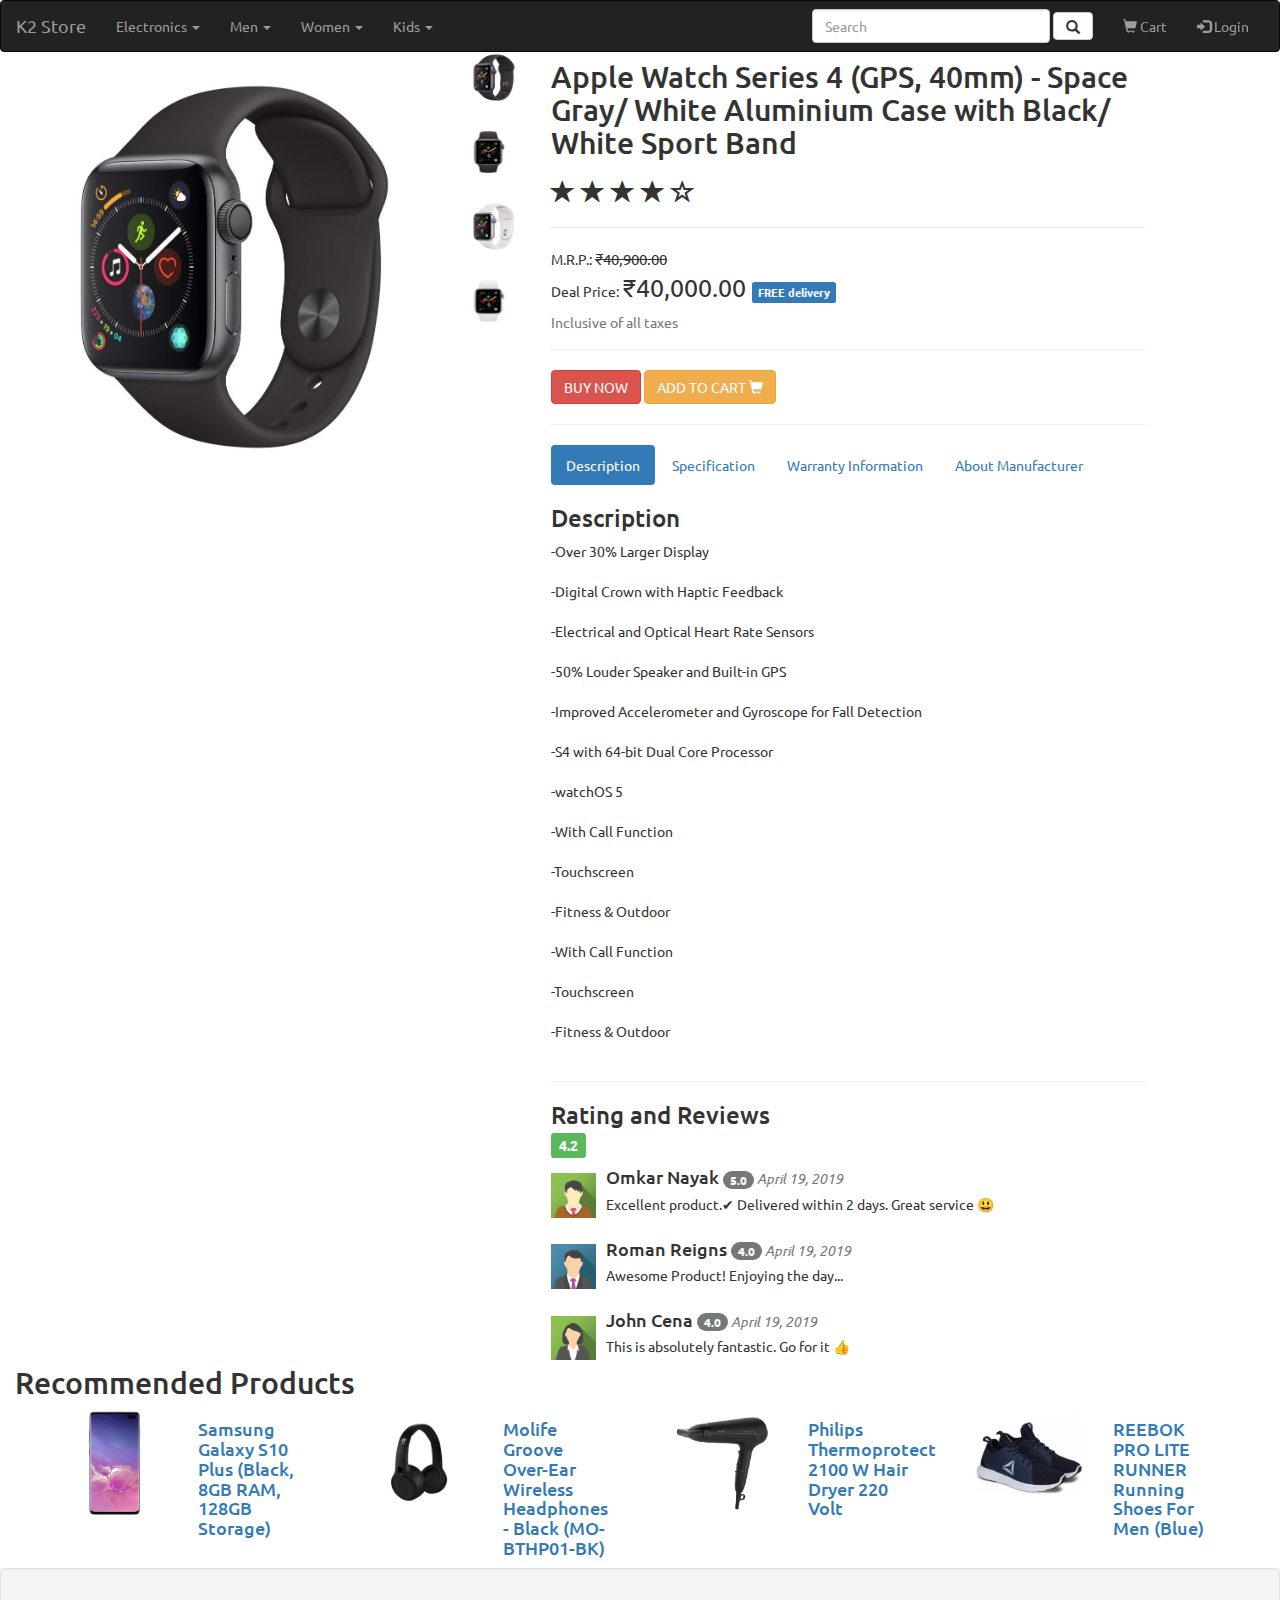
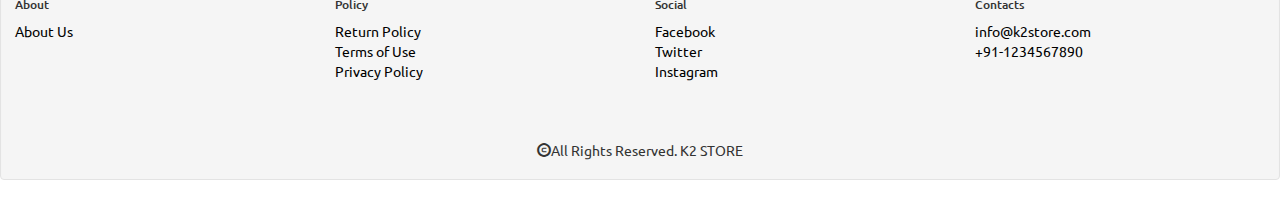
<file: K2-Store/apple_watch.html>
<html>

	<head>
	
		<title>Apple Watch Series 4 (GPS, 40mm)</title>
		
		<link rel="stylesheet" type="text/css" href="product.css">
		
		<link rel="shortcut icon" type="image/x-icon" href="images/title_icon.png" >
		
		<meta charset="utf-8">
		<meta name="viewport" content="widtd=device-widtd, initial-scale=1">
		
		<!-- Latest compiled and minified CSS -->
		<link rel="stylesheet" href="https://maxcdn.bootstrapcdn.com/bootstrap/3.4.0/css/bootstrap.min.css">

		<!-- jQuery library -->
		<script src="https://ajax.googleapis.com/ajax/libs/jquery/3.3.1/jquery.min.js"></script>

		<!-- Latest compiled JavaScript -->
		<script src="https://maxcdn.bootstrapcdn.com/bootstrap/3.4.0/js/bootstrap.min.js"></script>
		
		<!--Search filter-->
		<script src="search.js"></script>
	
	</head>
	
	<body style="margin:0;padding:0;padding-top:40px;">
	
		<!-- Navigation Bar -->
		<nav class="navbar navbar-inverse" data-spy="affix" style="margin:0px;">
		
			<div class="container-fluid">
			
				<div class="navbar-header">
					<button type="button" class="navbar-toggle" data-toggle="collapse" data-target="#mynavbar">
						<span class="icon-bar"></span>
						<span class="icon-bar"></span>
						<span class="icon-bar"></span>
					</button>
					<a href="Project.html" class="navbar-brand">K2 Store</a>
				</div>
				
				<div class="collapse navbar-collapse" id="mynavbar">
				
				<ul class="nav navbar-nav">
				
					<li class="dropdown">
						<a href="#" class="dropdown-toggle" data-toggle="dropdown">Electronics <span class="caret"></span></a>
						<ul class="dropdown-menu">
							<li><a href="#">Mobiles</a></li>
							<li><a href="#">Laptops & PCs</a></li>
							<li><a href="#">Cameras</a></li>
							<li class="divider"></li>
							<li><a href="#">TV</a></li>
							<li><a href="#">Washing Machine</a></li>
							<li><a href="#">Air Conditioners</a></li>
							<li><a href="#">Kitchen Appliances</a></li>
							<li class="divider"></li>
							<li><a href="#">Accessories</a></li>
						</ul>
					</li>
					<li class="dropdown">
						<a href="#" class="dropdown-toggle" data-toggle="dropdown">Men <span class="caret"></span></a>
						<ul class="dropdown-menu">
							<li><a href="#">Top Wear</a></li>
							<li><a href="#">Bottom Wear</a></li>
							<li><a href="#">Footwear</a></li>
							<li class="divider"></li>
							<li><a href="#">Men's Grooming</a></li>
							<li><a href="#">Sports & Fitness</a></li>
							<li class="divider"></li>
							<li><a href="#">Watches & Accessories</a></li>
						</ul>
					</li>
					<li class="dropdown">
						<a href="#" class="dropdown-toggle" data-toggle="dropdown">Women <span class="caret"></span></a>
						<ul class="dropdown-menu">
							<li><a href="#">Western Wear</a></li>
							<li><a href="#">Seasonal Wear</a></li>
							<li><a href="#">Etdnic Wear</a></li>
							<li class="divider"></li>
							<li><a href="#">Sandals</a></li>
							<li><a href="#">Shoes</a></li>
							<li class="divider"></li>
							<li><a href="#">Beauty & Grooming</a></li>
							<li><a href="#">Jewellery & Accessories</a></li>
						</ul>
					</li>
					<li class="dropdown">
						<a href="#" class="dropdown-toggle" data-toggle="dropdown">Kids <span class="caret"></span></a>
						<ul class="dropdown-menu">
							<li><a href="#">Boy's Clotding</a></li>
							<li><a href="#">Girl's Clotding</a></li>
							<li><a href="#">Kid's Clotding</a></li>
							<li class="divider"></li>
							<li><a href="#">Boy's Footwear</a></li>
							<li><a href="#">Girl's Footwear</a></li>
							<li  class="divider"></li>
							<li><a href="#">Toys</a></li>
							<li><a href="#">Baby Care</a></li>
						</ul>
					</li>
				
				</ul>
				
				<ul class="nav navbar-nav navbar-right">
				
					<li>
					
						<form class="navbar-form">
				
							<div class="form-group dropdown">
								<input type="search" placeholder="Search" class="form-control dropdown-toggle" data-toggle="dropdown" id="search">
								<ul class="dropdown-menu" style="display:none" id="search_list">
							<li><a href="#">Books</a></li>
							<li><a href="#">Stationary</a></li>
							<li><a href="#">Games</a></li>
							<li><a href="#">Music</a></li>
							<li><a href="#">Movies & TV Shows</a></li>
							<li><a href="#">Sports</a></li>
							<li><a href="#">Exercise & Fitness</a></li>
							<li><a href="#">Furniture</a></li>
							<li><a href="#">Furnishing</a></li>
							<li><a href="#">Kitchen & Dining</a></li>
							<li><a href="#">Home Decor</a></li>
							<li><a href="#">Lightning</a></li>
							<li><a href="#">Tools & Hardware</a></li>
							<li><a href="#">Pet Supplies</a></li>
							<li><a href="#">Boy's Clothing</a></li>
							<li><a href="#">Girl's Clothing</a></li>
							<li><a href="#">Kid's Clothing</a></li>
							<li><a href="#">Boy's Footwear</a></li>
							<li><a href="#">Girl's Footwear</a></li>
							<li><a href="#">Toys</a></li>
							<li><a href="#">Baby Care</a></li>
							<li><a href="#">Western Wear</a></li>
							<li><a href="#">Seasonal Wear</a></li>
							<li><a href="#">Ethnic Wear</a></li>
							<li><a href="#">Sandals</a></li>
							<li><a href="#">Shoes</a></li>
							<li><a href="#">Beauty & Grooming</a></li>
							<li><a href="#">Jewellery & Accessories</a></li>
							<li><a href="#">Top Wear</a></li>
							<li><a href="#">Bottom Wear</a></li>
							<li><a href="#">Footwear</a></li>
							<li><a href="#">Men's Grooming</a></li>
							<li><a href="#">Sports & Fitness</a></li>
							<li><a href="#">Watches & Accessories</a></li>
							<li><a href="mobiles.html">Mobiles</a></li>
							<li><a href="#">Laptops & PCs</a></li>
							<li><a href="#">Cameras</a></li>
							<li><a href="#">TV</a></li>
							<li><a href="#">Washing Machine</a></li>
							<li><a href="#">Air Conditioners</a></li>
							<li><a href="#">Kitchen Appliances</a></li>
							<li><a href="#">Accessories</a></li>
						</ul>
								<button type="submit" class="btn btn-default"><i class="glyphicon glyphicon-search"></i></button>	
							</div>
							
							
				
						</form>
					
					</li>
					<li><a href="#"><span class="glyphicon glyphicon-shopping-cart"></span> Cart</a></li>
					<li><a href="log_in.html"><span class="glyphicon glyphicon-log-in"></span> Login</a></li>
					
				</ul>
				
				</div>
			
			</div>
		
		</nav>
		<!-- /Navigation Bar -->
		
		
	    <!-- /Product images -->
		<div class="container-fluid">
		<div class="col-sm-5">
		<div class="col-xs-10 tab-content" style="padding-top:10px">
		<img src="images/apple_watch_1.jpg"  id="br1" class="tab-pane fade in active img img-responsive">
		<img src="images/apple_watch_2.jpg"  id="br2" class="tab-pane fade img img-responsive">
		<img src="images/apple_watch_3.jpg"  id="br3" class="tab-pane fade img img-responsive">
		<img src="images/apple_watch_4.jpg"  id="br4" class="tab-pane fade img img-responsive">
		</div>
		
		<div class="col-xs-2">
      <ul class="nav nav-pills nav-stacked">
        <li><a data-toggle="tab"  href="#br1"><img src="images/apple_watch_1.jpg" style="height:55px;width:50px;"></a></li>
        <li><a data-toggle="tab"  href="#br2"><img src="images/apple_watch_2.jpg" style="height:50px;width:40px;"></a></li>
        <li><a data-toggle="tab"  href="#br3"><img src="images/apple_watch_3.jpg" style="height:55px;width:50px;"></a></li>
        <li><a data-toggle="tab"  href="#br4"><img src="images/apple_watch_4.jpg" style="height:50px;width:40px;"></a></li>
      </ul>
		</div>
		</div>
		<!-- /Product images -->
		
		
		<!-- /Product details --> 
		
		<div class="col-sm-6">
		<h2>Apple Watch Series 4 (GPS, 40mm) - Space Gray/ White Aluminium Case with Black/ White Sport Band</h2>
		<h3><span class="glyphicon glyphicon-star"></span>
		<span class="glyphicon glyphicon-star"></span>
		<span class="glyphicon glyphicon-star"></span>
		<span class="glyphicon glyphicon-star"></span>
		<span class="glyphicon glyphicon-star-empty"></span></h3>
		<hr>
		M.R.P.: <del style="font-size:15px;"> ₹40,900.00</del><br>
		Deal Price: <span style="font-size:25px;"> ₹40,000.00 </span><span class="label label-primary">FREE delivery</span><br>
		<h4><small> Inclusive of all taxes</small></h4>
		<hr>
		
		<a href="payment.html" class="btn btn-danger">BUY NOW</a>
		<a href="payment.html" class="btn btn-warning">ADD TO CART <span class="glyphicon glyphicon-shopping-cart"></span></a>
		
		<hr>
		
		
		<ul class="nav nav-pills">
    <li class="active"><a data-toggle="tab" href="#description">Description</a></li>
    <li><a data-toggle="tab" href="#specification">Specification</a></li>
    <li><a data-toggle="tab" href="#warranty">Warranty Information</a></li>
	    <li><a data-toggle="tab" href="#about">About Manufacturer</a></li>

  </ul>

  <div class="tab-content">
    <div id="description" class="tab-pane fade in active">
      <h3>Description</h3>
      <p>
	  -Over 30% Larger Display<br><br>
      -Digital Crown with Haptic Feedback<br><br>
      -Electrical and Optical Heart Rate Sensors<br><br>
      -50% Louder Speaker and Built-in GPS<br><br>
      -Improved Accelerometer and Gyroscope for Fall Detection<br><br>
      -S4 with 64-bit Dual Core Processor<br><br>
      -watchOS 5<br><br>
      -With Call Function<br><br>
      -Touchscreen<br><br>
      -Fitness & Outdoor<br><br>
      -With Call Function<br><br>
      -Touchscreen<br><br>
      -Fitness & Outdoor<br><br>
	  </p>
    </div>
	
	
    <div id="specification" class="tab-pane fade">
      <h3>Specification</h3>
      <p>
	  <table class="table" style="font-size:14px;">
	  <br>
	  <tr><td><h4>General</h4></td></tr>
	  <tr>
	  <th>Model Name</th>
	  <td>Watch Series 4 GPS + Cellular</td>
	  </tr>
	  <tr>
	  <th>Color</th>
	  <td>Space Grey, White</td>
	  </tr>
	  <tr>
	  <th>Dial Shape</th>
	  <td>Rectangle</td>
	  </tr>
	  <tr>
	  <th>Strap Material</th>
	  <td>Silicone</td>
	  </tr>
	  <tr>
	  <th>Display Size</th>
	  <td>1.73 inch</td>
	  </tr>
	  <tr>
	  <th>Call Function</th>
	  <td>Yes</td>
	  </tr>
	  <tr>
	  <th>Wi-Fi</th>
	  <td>Yes</td>
	  </tr>
	  <tr>
	  <th>Speaker</th>
	  <td>Yes</td>
	  </tr>
	  
	  </table>

	  </p>
    </div>
	
	
    <div id="warranty" class="tab-pane fade">
      <h3>Warranty Information</h3>
      <p>
	  <table class="table table-striped" style="font-size:14px;">
	  <tr>
	  <td>Domestic Warranty</td>
	  <td>1 Year</td>
	  </tr>
	  <tr>
	  <td>Warranty Summary</td>
	  <td>1 Year</td>
	  </tr>
	  <tr>
	  <td>Warranty Service Type</td>
	  <td>Carry in</td>
	  </tr>
	  <tr>
	  <td>Covered in Warranty</td>
	  <td>Warranty of the product is limited to manufacturing defects only</td>
	  </tr>
	  <tr>
	  <td>Not Covered in Warranty</td>
	  <td>Physical Damage</td>
	  </tr>
	  </table>
	  </p>
    </div>
	
	
	<div id="about" class="tab-pane fade">
      <h3>About Manufacturer</h3>
      <p>
	  <img src="images/apple_watch_5.jpg" class="img img-responsive">
	  <img src="images/apple_watch_6.jpg" class="img img-responsive">
	  <img src="images/apple_watch_7.jpg" class="img img-responsive"></p>
    </div>
  </div>
  
  <hr>
  <h3>Rating and Reviews</h3><h4><span class="label label-success">4.2</span></h4>
  
  <div class="media">
     <div class="media-left media-middle">
      <img src="images/img_avatar2.png" class="media-object" style="width:45px">
    </div>
    <div class="media-body">
      <h4 class="media-heading">Omkar Nayak <span class="badge">5.0</span><small><i> April 19, 2019</i></small></h4>
      <p>Excellent product.✔ Delivered within 2 days. Great service 😃</p>
      
      
      
    </div>
  </div>
  <div class="media">
            <div class="media-left media-middle">
              <img src="images/img_avatar3.png" class="media-object" style="width:45px">
            </div>
            <div class="media-body">
              <h4 class="media-heading">Roman Reigns <span class="badge">4.0</span><small><i> April 19, 2019</i></small></h4>
              <p>Awesome Product! Enjoying the day...</p>
            </div>
          </div>
		  
   <div class="media">
        <div class="media-left media-middle">
          <img src="images/img_avatar4.png" class="media-object" style="width:45px">
        </div>
        <div class="media-body">
          <h4 class="media-heading">John Cena <span class="badge">4.0</span><small><i> April 19, 2019</i></small></h4>
          <p>This is absolutely fantastic. Go for it 👍</p>

          
          
        </div>
      </div>
		</div>
		<!-- /Product details --> 
		
		
		<!-- /Suggestions -->
		<h2>Recommended Products</h2>
		<div class="col-sm-12">
		
		<div class="col-sm-3">
		<a href="samsung_s10.html">
		<div class="col-sm-6">
		<img src="images/samsung_s10.jpg" class="img img-responsive">
		</div>
		<div class="col-sm-6">
		<h4>Samsung Galaxy S10 Plus (Black, 8GB RAM, 128GB Storage)</h4>
		</div>
		</a><hr>
		</div>
		
		<div class="col-sm-3">
		<a href="molife_groove.html">
		<div class="col-sm-6">
		<img src="images/molife_groove_1.jpg" class="img img-responsive">
		</div>
		<div class="col-sm-6">
		<h4>Molife Groove Over-Ear Wireless Headphones - Black (MO-BTHP01-BK)</h4>
		</div>
		</a><hr>
		</div>
		
		<div class="col-sm-3">
		<a href="philips_hairdryer.html">
		<div class="col-sm-6">
		<img src="images/philips_hairdryer.jpg" class="img img-responsive">
		</div>
		<div class="col-sm-6">
		<h4>Philips Thermoprotect 2100 W Hair Dryer 220 Volt</h4>
		</div>
		</a><hr>
		</div>
		
		<div class="col-sm-3">
		<a href="reebok_shoes.html">
		<div class="col-sm-6">
		<img src="images/reebok_shoes.jpg" class="img img-responsive">
		</div>
		<div class="col-sm-6">
		<h4>REEBOK PRO LITE RUNNER Running Shoes For Men (Blue)</h4>
		</div>
		</a><hr>
		</div>
		
		</div>
		
		<!-- /Suggestions -->
		
		
		</div>
		
					<!--footer -->
			<div>				
						
							<div class="col-sm-3 footer_div">
						
								<h6>About</h6>
								<a href="#" style="color:black" data-toggle="modal" data-target="#aboutus">About Us</a><br>	
                                <div class="modal fade" id="aboutus" role="dialog">
                                <div class="modal-dialog">
                                      <div class="modal-content">
                                        <div class="modal-header">
                                          <button type="button" class="close" data-dismiss="modal">&times;</button>
                                          <h4 class="modal-title">About Us</h4>
                                        </div>
                                        <div class="modal-body">
                                          <h3>K2 Store</h3>
										  <p>Launched in May 2019, One of India's small and emerging e-commmerce marketplace with wide range of product categories.
										  K2 Store is a small initiative by two friends to empower small and medium-sized businesses to reach customers with a number of programmes that help boost their revenue, reach and productivity.<br>
										  </p>
                                        </div>
                                      </div>
      
                                    </div>
                                </div>								
						
							</div>
							
							<div class="col-sm-3 footer_div">
							
								<h6>Policy</h6>
								<a href="#" style="color:black" data-toggle="modal" data-target="#return">Return Policy</a><br>
								<a href="#" style="color:black" data-toggle="modal" data-target="#terms">Terms of Use</a><br>
								<a href="#" style="color:black" data-toggle="modal" data-target="#privacy">Privacy Policy</a><br>
								
								
								<div class="modal fade" id="return" role="dialog">
                                <div class="modal-dialog">
                                      <div class="modal-content">
                                        <div class="modal-header">
                                          <button type="button" class="close" data-dismiss="modal">&times;</button>
                                          <h4 class="modal-title">Return Policy</h4>
                                        </div>
                                        <div class="modal-body">
                                          <p>Returns is a scheme provided by respective sellers directly under this policy in terms of which the option of exchange, replacement and/ or refund is offered by the respective sellers to you. All products listed under a particular category may not have the same returns policy. For all products, the policy on the product page shall prevail over the general returns policy. <br>
										   General Rules for a successful Return<br>
                                          <ul>
                                          <li>In certain cases where the seller is unable to process a replacement for any reason whatsoever, a refund will be given.</li>
                                          <li>During open box deliveries, while accepting your order, if you received a different or a damaged product, you will be given a refund (on the spot refunds for cash-on-delivery orders). Once you have accepted an open box delivery, no return request will be processed, except for manufacturing defects. In such cases, this category-specific replacement/return general conditions will be applicable. Click here to know more about Open Box Delivery</li>
                                          <li>For products where installation is provided by K2 Store's service partners, do not open the product packaging by yourself. K2 Store authorised personnel shall help in unboxing and installation of the product.</li>
                                          <li>For Furniture, any product related issues will be checked by an authorised service personnel (free of cost) and attempted to be resolved by replacing the faulty/ defective part of the product. Full replacement will be provided only in cases where the service personnel opines that replacing the faulty/defective part will not resolve the issue.</li>
                                          </ul>
                                          In case of returns where you would like item(s) to be picked up from a different address, the address can only be changed if pick-up service is available at the new address<br><br>
                                          The field executive will refuse to accept the return if any of the above conditions are not met.
                                          For any products for which a refund is to be given, the refund will be processed once the returned product has been received by the seller.
										  </p>
                                        </div>
                                      </div>
      
                                    </div>
                                </div>
								
								<div class="modal fade" id="terms" role="dialog">
                                <div class="modal-dialog">
                                      <div class="modal-content">
                                        <div class="modal-header">
                                          <button type="button" class="close" data-dismiss="modal">&times;</button>
                                          <h4 class="modal-title">Terms of Use</h4>
                                        </div>
                                        <div class="modal-body">
                                          <p>This document is published in accordance with the provisions of Rule 3 (1) of the Information Technology (Intermediaries guidelines) Rules, 2011 that require publishing the rules and regulations, privacy policy and Terms of Use for access or usage of website.<br>

										  The domain name is owned by K2 Store Internet Private Limited<br>
										  
                                          Your use of the Website and services and tools are governed by the following terms and conditions ( "Terms of Use" ) as applicable to the Website including the applicable policies which are incorporated herein by way of reference. If You transact on the Website, You shall be subject to the policies that are applicable to the Website for such transaction. By mere use of the Website, You shall be contracting with K2 Store Internet Private Limited and these terms and conditions including the policies constitute Your binding obligations, with K2 Store.<br>

                                          For the purpose of these Terms of Use, wherever the context so requires "You" or "User" shall mean any natural or legal person who has agreed to become a buyer on the Website by providing Registration Data while registering on the Website as Registered User using the computer systems. K2 Store allows the User to surf the Website or making purchases without registering on the Website. The term "We" , "Us" , "Our" shall mean K2 Store Internet Private Limited.<br>

                                          When You use any of the services provided by Us through the Website, including but not limited to, (e.g. Product Reviews, Seller Reviews), You will be subject to the rules, guidelines, policies, terms, and conditions applicable to such service, and they shall be deemed to be incorporated into this Terms of Use and shall be considered as part and parcel of this Terms of Use. We reserve the right, at Our sole discretion, to change, modify, add or remove portions of these Terms of Use, at any time without any prior written notice to You. It is Your responsibility to review these Terms of Use periodically for updates / changes. Your continued use of the Website following the posting of changes will mean that You accept and agree to the revisions. As long as You comply with these Terms of Use, We grant You a personal, non-exclusive, non-transferable, limited privilege to enter and use the Website.<br>

                                          ACCESSING, BROWSING OR OTHERWISE USING THE SITE INDICATES YOUR AGREEMENT TO ALL THE TERMS AND CONDITIONS UNDER THESE TERMS OF USE, SO PLEASE READ THE TERMS OF USE CAREFULLY BEFORE PROCEEDING. By impliedly or expressly accepting these Terms of Use, You also accept and agree to be bound by K2 Store Policies ((including but not limited to Privacy Policy available at Privacy) as amended from time to time.<br>
										  </p>
                                        </div>
                                      </div>
      
                                    </div>
                                </div>
								
								<div class="modal fade" id="privacy" role="dialog">
                                <div class="modal-dialog">
                                      <div class="modal-content">
                                        <div class="modal-header">
                                          <button type="button" class="close" data-dismiss="modal">&times;</button>
                                          <h4 class="modal-title">Privacy Policy</h4>
                                        </div>
                                        <div class="modal-body">
                                          <p>We value the trust you place in us. That's why we insist upon the highest standards for secure transactions and customer information privacy. Please read the following statement to learn about our information gathering and dissemination practices.<br>

                                          Note:<br>

                                          Our privacy policy is subject to change at any time without notice. To make sure you are aware of any changes, please review this policy periodically.<br>

                                          By visiting this Website you agree to be bound by the terms and conditions of this Privacy Policy. If you do not agree please do not use or access our Website.<br>

                                          By mere use of the Website, you expressly consent to our use and disclosure of your personal information in accordance with this Privacy Policy. This Privacy Policy is incorporated into and subject to the Terms of Use.<br><br>

                                          1. Collection of Personally Identifiable Information and other Information<br>

                                          When you use our Website, we collect and store your personal information which is provided by you from time to time. Our primary goal in doing so is to provide you a safe, efficient, smooth and customized experience. This allows us to provide services and features that most likely meet your needs, and to customize our Website to make your experience safer and easier. More importantly, while doing so we collect personal information from you that we consider necessary for achieving this purpose.<br>

                                          In general, you can browse the Website without telling us who you are or revealing any personal information about yourself. Once you give us your personal information, you are not anonymous to us. Where possible, we indicate which fields are required and which fields are optional. You always have the option to not provide information by choosing not to use a particular service or feature on the Website. We may automatically track certain information about you based upon your behaviour on our Website. We use this information to do internal research on our users' demographics, interests, and behaviour to better understand, protect and serve our users. This information is compiled and analysed on an aggregated basis. This information may include the URL that you just came from (whether this URL is on our Website or not), which URL you next go to (whether this URL is on our Website or not), your computer browser information, and your IP address.<br>

                                          We use data collection devices such as "cookies" on certain pages of the Website to help analyse our web page flow, measure promotional effectiveness, and promote trust and safety. "Cookies" are small files placed on your hard drive that assist us in providing our services. We offer certain features that are only available through the use of a "cookie". We also use cookies to allow you to enter your password less frequently during a session. Cookies can also help us provide information that is targeted to your interests. Most cookies are "session cookies," meaning that they are automatically deleted from your hard drive at the end of a session. You are always free to decline our cookies if your browser permits, although in that case you may not be able to use certain features on the Website and you may be required to re-enter your password more frequently during a session.<br>

                                          Additionally, you may encounter "cookies" or other similar devices on certain pages of the Website that are placed by third parties. We do not control the use of cookies by third parties.<br>

                                          If you choose to buy on the Website, we collect information about your buying behaviour.<br>

                                          If you transact with us, we collect some additional information, such as a billing address, a credit / debit card number and a credit / debit card expiration date and/ or other payment instrument details and tracking information from cheques or money orders.<br>

                                          If you choose to post messages on our message boards, chat rooms or other message areas or leave feedback, we will collect that information you provide to us. We retain this information as necessary to resolve disputes, provide customer support and troubleshoot problems as permitted by law.<br>

                                          If you send us personal correspondence, such as emails or letters, or if other users or third parties send us correspondence about your activities or postings on the Website, we may collect such information into a file specific to you.<br>

                                          We collect personally identifiable information (email address, name, phone number, credit card / debit card / other payment instrument details, etc.) from you when you set up a free account with us. While you can browse some sections of our Website without being a registered member, certain activities (such as placing an order) do require registration. We do use your contact information to send you offers based on your previous orders and your interests.<br><br>

                                          2. Use of Demographic / Profile Data / Your Information<br>

                                          We use personal information to provide the services you request. To the extent we use your personal information to market to you, we will provide you the ability to opt-out of such uses. We use your personal information to resolve disputes; troubleshoot problems; help promote a safe service; collect money; measure consumer interest in our products and services, inform you about online and offline offers, products, services, and updates; customize your experience; detect and protect us against error, fraud and other criminal activity; enforce our terms and conditions; and as otherwise described to you at the time of collection.<br>

                                          With your consent, we will have access to your SMS, contacts in your directory, location and device information and we may request you to provide your PAN and Aadhaar details to check your eligibility for certain products/services including but not limited to providing credit) being offered by us, our affiliates or our lending partners. We may share this data with our affiliates or our lending partners for the same purposes as mentioned above, however, we will not store any Aadhaar data ourselves. In the event that consent to this such use of data is withdrawn in the future, we will stop collection of such data but continue to store the data (save for Aadhaar data) and use it for internal purposes to further improve our services.<br>

                                          In our efforts to continually improve our product and service offerings, we collect and analyse demographic and profile data about our users' activity on our Website.<br>

                                          We identify and use your IP address to help diagnose problems with our server, and to administer our Website. Your IP address is also used to help identify you and to gather broad demographic information.<br>

                                          We will occasionally ask you to complete optional online surveys. These surveys may ask you for contact information and demographic information (like zip code, age, or income level). We use this data to tailor your experience at our Website, providing you with content that we think you might be interested in and to display content according to your preferences.<br>

                                          Cookies<br>
                                          A "cookie" is a small piece of information stored by a web server on a web browser so it can be later read back from that browser. Cookies are useful for enabling the browser to remember information specific to a given user. We place both permanent and temporary cookies in your computer's hard drive. The cookies do not contain any of your personally identifiable information.<br><br>

                                          3. Sharing of personal information<br>

                                          We may share personal information with our other corporate entities and affiliates. These entities and affiliates may market to you as a result of such sharing unless you explicitly opt-out.<br>

                                          We may disclose personal information to third parties. This disclosure may be required for us to provide you access to our Services, to comply with our legal obligations, to enforce our User Agreement, to facilitate our marketing and advertising activities, or to prevent, detect, mitigate, and investigate fraudulent or illegal activities related to our Services. We do not disclose your personal information to third parties for their marketing and advertising purposes without your explicit consent.<br>

                                          We may disclose personal information if required to do so by law or in the good faith belief that such disclosure is reasonably necessary to respond to subpoenas, court orders, or other legal process. We may disclose personal information to law enforcement offices, third party rights owners, or others in the good faith belief that such disclosure is reasonably necessary to: enforce our Terms or Privacy Policy; respond to claims that an advertisement, posting or other content violates the rights of a third party; or protect the rights, property or personal safety of our users or the general public.<br>

                                          We and our affiliates will share / sell some or all of your personal information with another business entity should we (or our assets) plan to merge with, or be acquired by that business entity, or re-organization, amalgamation, restructuring of business. Should such a transaction occur that other business entity (or the new combined entity) will be required to follow this privacy policy with respect to your personal information.<br></p>
                                        </div>
                                      </div>
      
                                    </div>
                                </div>
								
							
							</div>
							
							<div>
						
							<div class="col-sm-3 footer_div">
						
								<h6>Social</h6>
								<a href="https://www.facebook.com/" style="color:black">Facebook</a><br>
								<a href="https://twitter.com/login?lang=en" style="color:black">Twitter</a><br>
								<a href="https://www.instagram.com/" style="color:black">Instagram</a><br>
						
							</div>
							
							<div class="col-sm-3 footer_div">
							
								<h6>Contacts</h6>
								<a href="https://www.google.com/intl/en-GB/gmail/about/#" style="color:black">info@k2store.com</a><br>
								<span style="color:black">+91-1234567890</span><br>
							
							</div>
						
						</div>
						<center class="well"><i class="glyphicon glyphicon-copyright-mark"></i>All Rights Reserved. K2 STORE</center>	
				</div>
											

			
			<!--/footer-->
	
	</body>

</html>
</file>
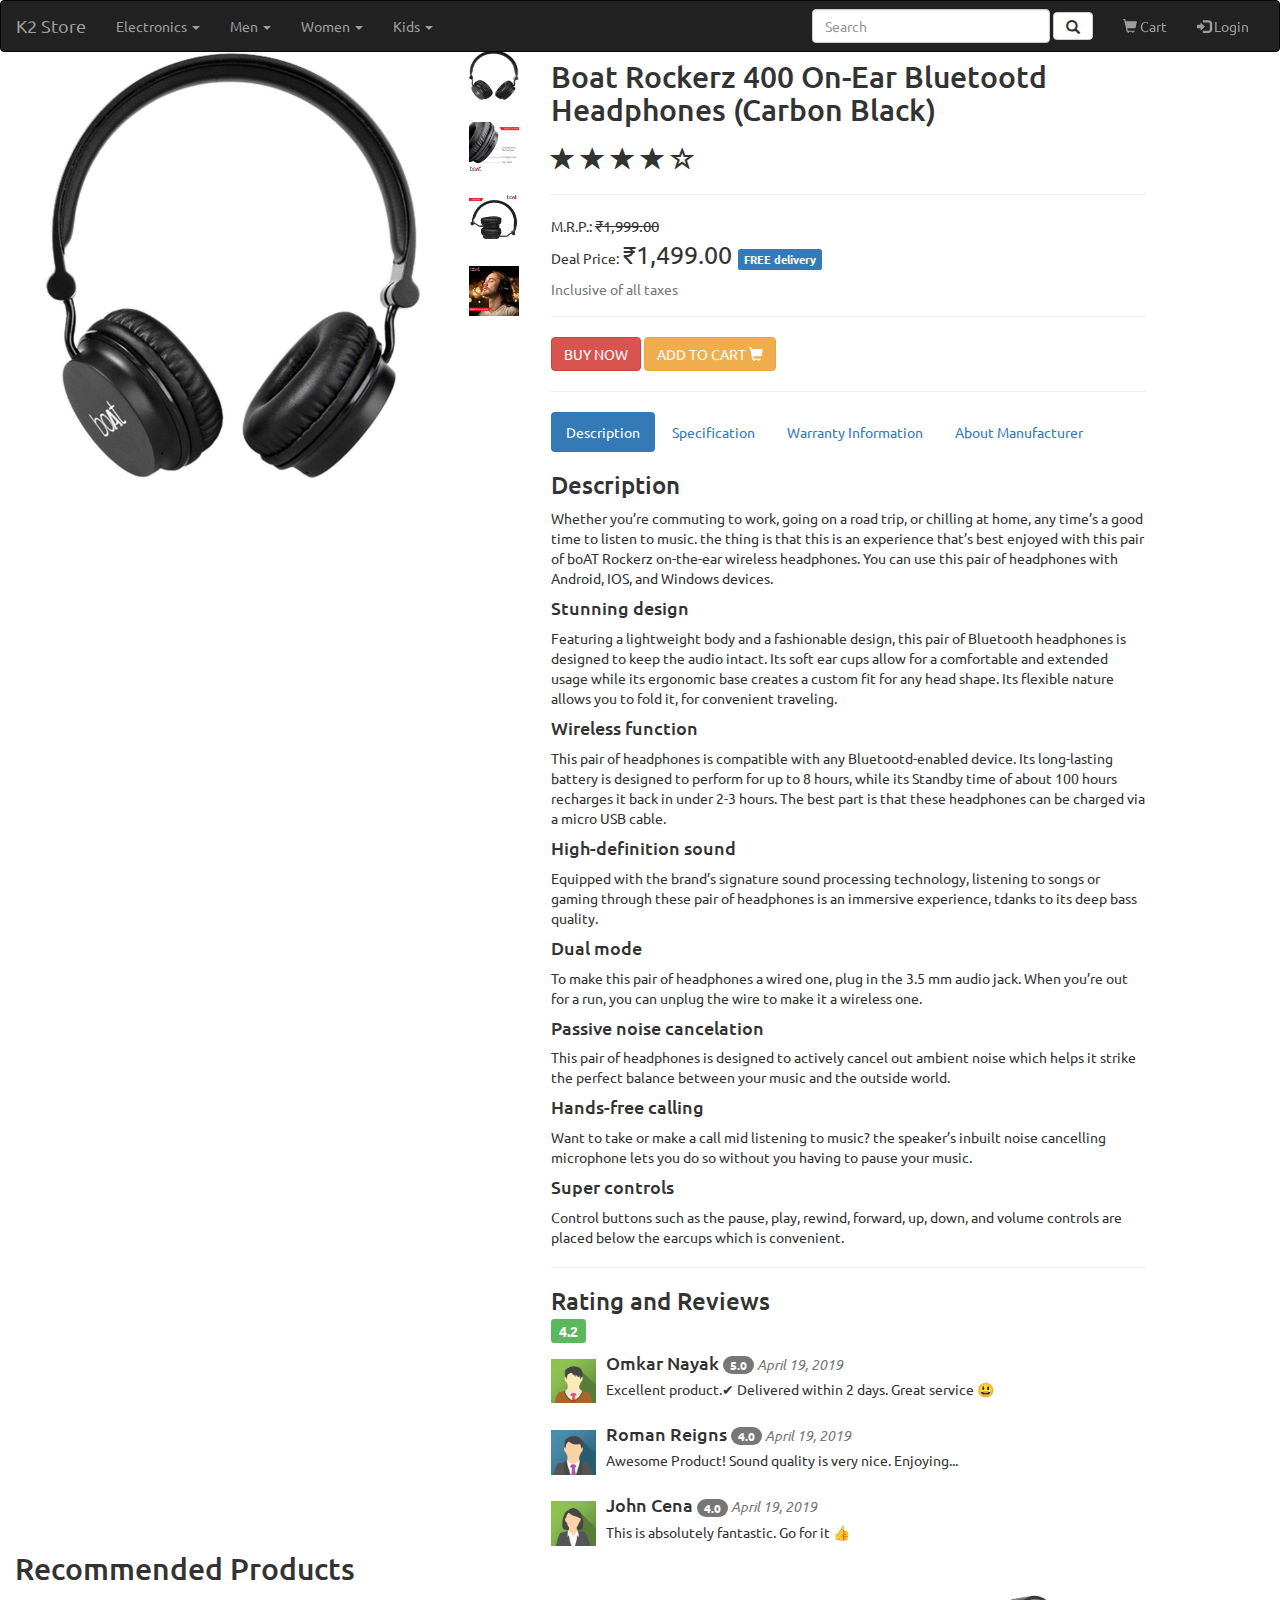
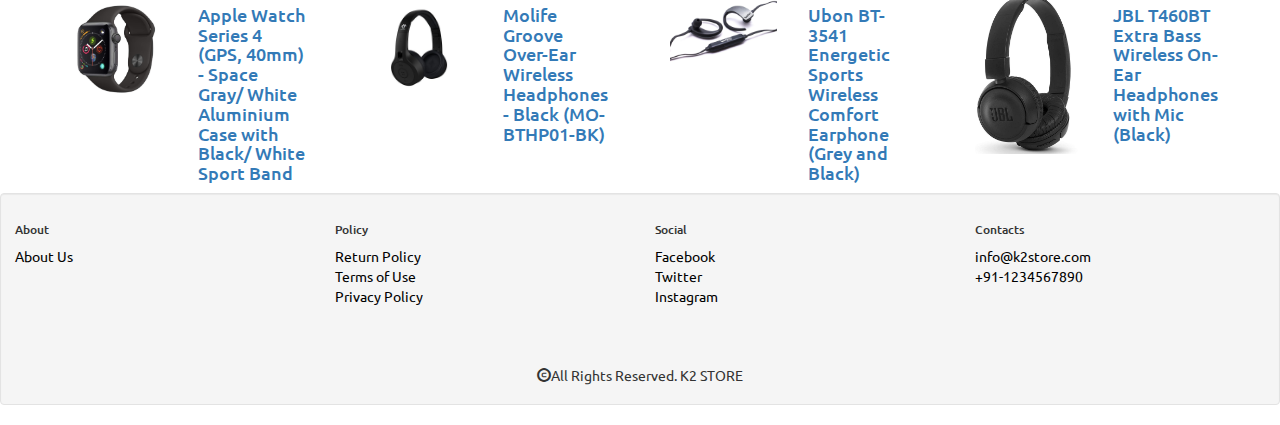
<file: K2-Store/boat_rockerz_400.html>
<html>

	<head>
	
		<title>Boat Rockerz 400 On-Ear Bluetootd Headphones (Carbon Black)</title>
		
		<link rel="stylesheet" type="text/css" href="product.css">
		
		<link rel="shortcut icon" type="image/x-icon" href="images/title_icon.png" >
		
		<meta charset="utf-8">
		<meta name="viewport" content="widtd=device-widtd, initial-scale=1">
		
		<!-- Latest compiled and minified CSS -->
		<link rel="stylesheet" href="https://maxcdn.bootstrapcdn.com/bootstrap/3.4.0/css/bootstrap.min.css">

		<!-- jQuery library -->
		<script src="https://ajax.googleapis.com/ajax/libs/jquery/3.3.1/jquery.min.js"></script>

		<!-- Latest compiled JavaScript -->
		<script src="https://maxcdn.bootstrapcdn.com/bootstrap/3.4.0/js/bootstrap.min.js"></script>
		
		<!--Search filter-->
		<script src="search.js"></script>
	
	</head>
	
	<body style="margin:0;padding:0;padding-top:40px;">
	
		<!-- Navigation Bar -->
		<nav class="navbar navbar-inverse" data-spy="affix" style="margin:0px;">
		
			<div class="container-fluid">
			
				<div class="navbar-header">
					<button type="button" class="navbar-toggle" data-toggle="collapse" data-target="#mynavbar">
						<span class="icon-bar"></span>
						<span class="icon-bar"></span>
						<span class="icon-bar"></span>
					</button>
					<a href="Project.html" class="navbar-brand">K2 Store</a>
				</div>
				
				<div class="collapse navbar-collapse" id="mynavbar">
				
				<ul class="nav navbar-nav">
				
					<li class="dropdown">
						<a href="#" class="dropdown-toggle" data-toggle="dropdown">Electronics <span class="caret"></span></a>
						<ul class="dropdown-menu">
							<li><a href="#">Mobiles</a></li>
							<li><a href="#">Laptops & PCs</a></li>
							<li><a href="#">Cameras</a></li>
							<li class="divider"></li>
							<li><a href="#">TV</a></li>
							<li><a href="#">Washing Machine</a></li>
							<li><a href="#">Air Conditioners</a></li>
							<li><a href="#">Kitchen Appliances</a></li>
							<li class="divider"></li>
							<li><a href="#">Accessories</a></li>
						</ul>
					</li>
					<li class="dropdown">
						<a href="#" class="dropdown-toggle" data-toggle="dropdown">Men <span class="caret"></span></a>
						<ul class="dropdown-menu">
							<li><a href="#">Top Wear</a></li>
							<li><a href="#">Bottom Wear</a></li>
							<li><a href="#">Footwear</a></li>
							<li class="divider"></li>
							<li><a href="#">Men's Grooming</a></li>
							<li><a href="#">Sports & Fitness</a></li>
							<li class="divider"></li>
							<li><a href="#">Watches & Accessories</a></li>
						</ul>
					</li>
					<li class="dropdown">
						<a href="#" class="dropdown-toggle" data-toggle="dropdown">Women <span class="caret"></span></a>
						<ul class="dropdown-menu">
							<li><a href="#">Western Wear</a></li>
							<li><a href="#">Seasonal Wear</a></li>
							<li><a href="#">Etdnic Wear</a></li>
							<li class="divider"></li>
							<li><a href="#">Sandals</a></li>
							<li><a href="#">Shoes</a></li>
							<li class="divider"></li>
							<li><a href="#">Beauty & Grooming</a></li>
							<li><a href="#">Jewellery & Accessories</a></li>
						</ul>
					</li>
					<li class="dropdown">
						<a href="#" class="dropdown-toggle" data-toggle="dropdown">Kids <span class="caret"></span></a>
						<ul class="dropdown-menu">
							<li><a href="#">Boy's Clotding</a></li>
							<li><a href="#">Girl's Clotding</a></li>
							<li><a href="#">Kid's Clotding</a></li>
							<li class="divider"></li>
							<li><a href="#">Boy's Footwear</a></li>
							<li><a href="#">Girl's Footwear</a></li>
							<li  class="divider"></li>
							<li><a href="#">Toys</a></li>
							<li><a href="#">Baby Care</a></li>
						</ul>
					</li>
				
				</ul>
				
				<ul class="nav navbar-nav navbar-right">
				
					<li>
					
						<form class="navbar-form">
				
							<div class="form-group dropdown">
								<input type="search" placeholder="Search" class="form-control dropdown-toggle" data-toggle="dropdown" id="search">
								<ul class="dropdown-menu" style="display:none" id="search_list">
							<li><a href="#">Books</a></li>
							<li><a href="#">Stationary</a></li>
							<li><a href="#">Games</a></li>
							<li><a href="#">Music</a></li>
							<li><a href="#">Movies & TV Shows</a></li>
							<li><a href="#">Sports</a></li>
							<li><a href="#">Exercise & Fitness</a></li>
							<li><a href="#">Furniture</a></li>
							<li><a href="#">Furnishing</a></li>
							<li><a href="#">Kitchen & Dining</a></li>
							<li><a href="#">Home Decor</a></li>
							<li><a href="#">Lightning</a></li>
							<li><a href="#">Tools & Hardware</a></li>
							<li><a href="#">Pet Supplies</a></li>
							<li><a href="#">Boy's Clothing</a></li>
							<li><a href="#">Girl's Clothing</a></li>
							<li><a href="#">Kid's Clothing</a></li>
							<li><a href="#">Boy's Footwear</a></li>
							<li><a href="#">Girl's Footwear</a></li>
							<li><a href="#">Toys</a></li>
							<li><a href="#">Baby Care</a></li>
							<li><a href="#">Western Wear</a></li>
							<li><a href="#">Seasonal Wear</a></li>
							<li><a href="#">Ethnic Wear</a></li>
							<li><a href="#">Sandals</a></li>
							<li><a href="#">Shoes</a></li>
							<li><a href="#">Beauty & Grooming</a></li>
							<li><a href="#">Jewellery & Accessories</a></li>
							<li><a href="#">Top Wear</a></li>
							<li><a href="#">Bottom Wear</a></li>
							<li><a href="#">Footwear</a></li>
							<li><a href="#">Men's Grooming</a></li>
							<li><a href="#">Sports & Fitness</a></li>
							<li><a href="#">Watches & Accessories</a></li>
							<li><a href="mobiles.html">Mobiles</a></li>
							<li><a href="#">Laptops & PCs</a></li>
							<li><a href="#">Cameras</a></li>
							<li><a href="#">TV</a></li>
							<li><a href="#">Washing Machine</a></li>
							<li><a href="#">Air Conditioners</a></li>
							<li><a href="#">Kitchen Appliances</a></li>
							<li><a href="#">Accessories</a></li>
						</ul>
								<button type="submit" class="btn btn-default"><i class="glyphicon glyphicon-search"></i></button>	
							</div>
							
							
				
						</form>
					
					</li>
					<li><a href="#"><span class="glyphicon glyphicon-shopping-cart"></span> Cart</a></li>
					<li><a href="log_in.html"><span class="glyphicon glyphicon-log-in"></span> Login</a></li>
					
				</ul>
				
				</div>
			
			</div>
		
		</nav>
		<!-- /Navigation Bar -->
		
		
	    <!-- /Product images -->
		<div class="container-fluid">
		<div class="col-sm-5">
		<div class="col-xs-10 tab-content" style="padding-top:10px">
		<img src="images/boat_rockerz_400_1.jpg"  id="br1" class="tab-pane fade in active img img-responsive">
		<img src="images/boat_rockerz_400_2.jpg"  id="br2" class="tab-pane fade img img-responsive">
		<img src="images/boat_rockerz_400_3.jpg"  id="br3" class="tab-pane fade img img-responsive">
		<img src="images/boat_rockerz_400_4.jpg"  id="br4" class="tab-pane fade img img-responsive">
		</div>
		
		<div class="col-xs-2">
      <ul class="nav nav-pills nav-stacked">
        <li><a data-toggle="tab"  href="#br1"><img src="images/boat_rockerz_400_1.jpg" style="height:50px;width:50px;"></a></li>
        <li><a data-toggle="tab"  href="#br2"><img src="images/boat_rockerz_400_2.jpg" style="height:50px;width:50px;"></a></li>
        <li><a data-toggle="tab"  href="#br3"><img src="images/boat_rockerz_400_3.jpg" style="height:50px;width:50px;"></a></li>
        <li><a data-toggle="tab"  href="#br4"><img src="images/boat_rockerz_400_4.jpg" style="height:50px;width:50px;"></a></li>
      </ul>
		</div>
		</div>
		<!-- /Product images -->
		
		
		<!-- /Product details --> 
		
		<div class="col-sm-6">
		<h2>Boat Rockerz 400 On-Ear Bluetootd Headphones (Carbon Black)</h2>
		<h3><span class="glyphicon glyphicon-star"></span>
		<span class="glyphicon glyphicon-star"></span>
		<span class="glyphicon glyphicon-star"></span>
		<span class="glyphicon glyphicon-star"></span>
		<span class="glyphicon glyphicon-star-empty"></span></h3>
		<hr>
		M.R.P.: <del style="font-size:15px;"> ₹1,999.00</del><br>
		Deal Price: <span style="font-size:25px;"> ₹1,499.00 </span><span class="label label-primary">FREE delivery</span><br>
		<h4><small> Inclusive of all taxes</small></h4>
		<hr>
		
		<a href="payment.html" class="btn btn-danger">BUY NOW</a>
		<a href="payment.html" class="btn btn-warning">ADD TO CART <span class="glyphicon glyphicon-shopping-cart"></span></a>
		
		<hr>
		
		
		<ul class="nav nav-pills">
    <li class="active"><a data-toggle="tab" href="#description">Description</a></li>
    <li><a data-toggle="tab" href="#specification">Specification</a></li>
    <li><a data-toggle="tab" href="#warranty">Warranty Information</a></li>
	    <li><a data-toggle="tab" href="#about">About Manufacturer</a></li>

  </ul>

  <div class="tab-content">
    <div id="description" class="tab-pane fade in active">
      <h3>Description</h3>
      <p>Whether you’re commuting to work, going on a road trip, or chilling at home, any time’s a good time to listen to music. the thing is that this is an experience that’s best enjoyed with this pair of boAT Rockerz on-the-ear wireless headphones. You can use this pair of headphones with Android, IOS, and Windows devices.

<h4>Stunning design</h4>
Featuring a lightweight body and a fashionable design, this pair of Bluetooth headphones is designed to keep the audio intact. Its soft ear cups allow for a comfortable and extended usage while its ergonomic base creates a custom fit for any head shape. Its flexible nature allows you to fold it, for convenient traveling.

<h4>Wireless function</h4>
This pair of headphones is compatible with any Bluetootd-enabled device. Its long-lasting battery is designed to perform for up to 8 hours, while its Standby time of about 100 hours recharges it back in under 2-3 hours. The best part is that these headphones can be charged via a micro USB cable.

<h4>High-definition sound</h4>
Equipped with the brand’s signature sound processing technology, listening to songs or gaming through these pair of headphones is an immersive experience, tdanks to its deep bass quality.

<h4>Dual mode</h4>
To make this pair of headphones a wired one, plug in the 3.5 mm audio jack. When you’re out for a run, you can unplug the wire to make it a wireless one.

<h4>Passive noise cancelation</h4>
This pair of headphones is designed to actively cancel out ambient noise which helps it strike the perfect balance between your music and the outside world.

<h4>Hands-free calling</h4>
Want to take or make a call mid listening to music? the speaker’s inbuilt noise cancelling microphone lets you do so without you having to pause your music.

<h4>Super controls</h4>
Control buttons such as the pause, play, rewind, forward, up, down, and volume controls are placed below the earcups which is convenient.</p>
    </div>
	
	
    <div id="specification" class="tab-pane fade">
      <h3>Specification</h3>
      <p>
	  <table class="table" style="font-size:14px;">
	  <br>
	  <tr><td><h4>General</h4></td></tr>
	  <tr>
	  <th>Model Name</th>
	  <td>Rockerz 400 Super Extra Bass</td>
	  </tr>
	  <tr>
	  <th>Color</th>
	  <td>Black, Red</td>
	  </tr>
	  <tr>
	  <th>Headphone Type</th>
	  <td>On the Ear</td>
	  </tr>
	  <tr>
	  <th>Inline Remote</th>
	  <td>No</td>
	  </tr>
	  <tr>
	  <th>Sales Package</th>
	  <td>Wireless Headphone, Manual, Audio Cable, Charging Cable</td>
	  </tr>
	  <tr>
	  <th>Connectivity</th>
	  <td>Bluetooth</td>
	  </tr>
	  
	  <tr><td><h4>Dimensions</h4></td></tr>
	  <tr>
	  <th>Width</th>
	  <td>175 mm</td>
	  </tr>
	  <tr>
	  <th>Height</th>
	  <td>180 mm</td>
	  </tr>
	  <tr>
	  <th>Depth</th>
	  <td>70 mm</td>
	  </tr>
	  <tr>
	  <th>Weight</th>
	  <td>110 g</td>
	  </tr>
	  
	  </table>

	  </p>
    </div>
	
	
    <div id="warranty" class="tab-pane fade">
      <h3>Warranty Information</h3>
      <p>
	  <table class="table table-striped" style="font-size:14px;">
	  <tr>
	  <td>Domestic Warranty</td>
	  <td>1 Year</td>
	  </tr>
	  <tr>
	  <td>Warranty Summary</td>
	  <td>1 Year</td>
	  </tr>
	  <tr>
	  <td>Warranty Service Type</td>
	  <td>On-site Service. Customer needs to call the nearby Authorized Service Center</td>
	  </tr>
	  <tr>
	  <td>Covered in Warranty</td>
	  <td>Warranty of the product is limited to manufacturing defects only</td>
	  </tr>
	  <tr>
	  <td>Not Covered in Warranty</td>
	  <td>Physical Damage</td>
	  </tr>
	  </table>
	  </p>
    </div>
	
	
	<div id="about" class="tab-pane fade">
      <h3>About Manufacturer</h3>
      <p>
	  <img src="images/boat_rockerz_400_5.jpg" class="img img-responsive"><img src="images/boat_rockerz_400_6.png" class="img img-responsive">
	  <img src="images/boat_rockerz_400_7.png" class="img img-responsive"></p>
    </div>
  </div>
  
  <hr>
  <h3>Rating and Reviews</h3><h4><span class="label label-success">4.2</span></h4>
  
  <div class="media">
     <div class="media-left media-middle">
      <img src="images/img_avatar2.png" class="media-object" style="width:45px">
    </div>
    <div class="media-body">
      <h4 class="media-heading">Omkar Nayak <span class="badge">5.0</span><small><i> April 19, 2019</i></small></h4>
      <p>Excellent product.✔ Delivered within 2 days. Great service 😃</p>
      
      
      
    </div>
  </div>
  <div class="media">
            <div class="media-left media-middle">
              <img src="images/img_avatar3.png" class="media-object" style="width:45px">
            </div>
            <div class="media-body">
              <h4 class="media-heading">Roman Reigns <span class="badge">4.0</span><small><i> April 19, 2019</i></small></h4>
              <p>Awesome Product! Sound quality is very nice. Enjoying...</p>
            </div>
          </div>
		  
   <div class="media">
        <div class="media-left media-middle">
          <img src="images/img_avatar4.png" class="media-object" style="width:45px">
        </div>
        <div class="media-body">
          <h4 class="media-heading">John Cena <span class="badge">4.0</span><small><i> April 19, 2019</i></small></h4>
          <p>This is absolutely fantastic. Go for it 👍</p>

          
          
        </div>
      </div>
		</div>
		<!-- /Product details --> 
		
		
		<!-- /Suggestions -->
		<h2>Recommended Products</h2>
		<div class="col-sm-12">
		
		<div class="col-sm-3">
		<a href="apple_watch.html">
		<div class="col-sm-6">
		<img src="images/apple_watch.jpg" class="img img-responsive">
		</div>
		<div class="col-sm-6">
		<h4>Apple Watch Series 4 (GPS, 40mm) - Space Gray/ White Aluminium Case with Black/ White Sport Band</h4>
		</div>
		</a><hr>
		</div>
		
		<div class="col-sm-3">
		<a href="molife_groove.html">
		<div class="col-sm-6">
		<img src="images/molife_groove_1.jpg" class="img img-responsive">
		</div>
		<div class="col-sm-6">
		<h4>Molife Groove Over-Ear Wireless Headphones - Black (MO-BTHP01-BK)</h4>
		</div>
		</a><hr>
		</div>
		
		<div class="col-sm-3">
		<a href="ubon_earphone.html">
		<div class="col-sm-6">
		<img src="images/ubon_earphone_1.jpg" class="img img-responsive">
		</div>
		<div class="col-sm-6">
		<h4>Ubon BT-3541 Energetic Sports Wireless Comfort Earphone (Grey and Black)</h4>
		</div>
		</a><hr>
		</div>
		
		<div class="col-sm-3">
		<a href="jbl_headphone.html">
		<div class="col-sm-6">
		<img src="images/jbl_headphone_1.jpg" class="img img-responsive">
		</div>
		<div class="col-sm-6">
		<h4>JBL T460BT Extra Bass Wireless On-Ear Headphones with Mic (Black)</h4>
		</div>
		</a><hr>
		</div>
		
		</div>
		
		<!-- /Suggestions -->
		
		
		</div>
		
					<!--footer -->
			<div>				
						
							<div class="col-sm-3 footer_div">
						
								<h6>About</h6>
								<a href="#" style="color:black" data-toggle="modal" data-target="#aboutus">About Us</a><br>	
                                <div class="modal fade" id="aboutus" role="dialog">
                                <div class="modal-dialog">
                                      <div class="modal-content">
                                        <div class="modal-header">
                                          <button type="button" class="close" data-dismiss="modal">&times;</button>
                                          <h4 class="modal-title">About Us</h4>
                                        </div>
                                        <div class="modal-body">
                                          <h3>K2 Store</h3>
										  <p>Launched in May 2019, One of India's small and emerging e-commmerce marketplace with wide range of product categories.
										  K2 Store is a small initiative by two friends to empower small and medium-sized businesses to reach customers with a number of programmes that help boost their revenue, reach and productivity.<br>

										  </p>
                                        </div>
                                      </div>
      
                                    </div>
                                </div>								
						
							</div>
							
							<div class="col-sm-3 footer_div">
							
								<h6>Policy</h6>
								<a href="#" style="color:black" data-toggle="modal" data-target="#return">Return Policy</a><br>
								<a href="#" style="color:black" data-toggle="modal" data-target="#terms">Terms of Use</a><br>
								<a href="#" style="color:black" data-toggle="modal" data-target="#privacy">Privacy Policy</a><br>
								
								
								<div class="modal fade" id="return" role="dialog">
                                <div class="modal-dialog">
                                      <div class="modal-content">
                                        <div class="modal-header">
                                          <button type="button" class="close" data-dismiss="modal">&times;</button>
                                          <h4 class="modal-title">Return Policy</h4>
                                        </div>
                                        <div class="modal-body">
                                          <p>Returns is a scheme provided by respective sellers directly under this policy in terms of which the option of exchange, replacement and/ or refund is offered by the respective sellers to you. All products listed under a particular category may not have the same returns policy. For all products, the policy on the product page shall prevail over the general returns policy. <br>
										   General Rules for a successful Return<br>
                                          <ul>
                                          <li>In certain cases where the seller is unable to process a replacement for any reason whatsoever, a refund will be given.</li>
                                          <li>During open box deliveries, while accepting your order, if you received a different or a damaged product, you will be given a refund (on the spot refunds for cash-on-delivery orders). Once you have accepted an open box delivery, no return request will be processed, except for manufacturing defects. In such cases, this category-specific replacement/return general conditions will be applicable. Click here to know more about Open Box Delivery</li>
                                          <li>For products where installation is provided by K2 Store's service partners, do not open the product packaging by yourself. K2 Store authorised personnel shall help in unboxing and installation of the product.</li>
                                          <li>For Furniture, any product related issues will be checked by an authorised service personnel (free of cost) and attempted to be resolved by replacing the faulty/ defective part of the product. Full replacement will be provided only in cases where the service personnel opines that replacing the faulty/defective part will not resolve the issue.</li>
                                          </ul>
                                          In case of returns where you would like item(s) to be picked up from a different address, the address can only be changed if pick-up service is available at the new address<br><br>
                                          The field executive will refuse to accept the return if any of the above conditions are not met.
                                          For any products for which a refund is to be given, the refund will be processed once the returned product has been received by the seller.
										  </p>
                                        </div>
                                      </div>
      
                                    </div>
                                </div>
								
								<div class="modal fade" id="terms" role="dialog">
                                <div class="modal-dialog">
                                      <div class="modal-content">
                                        <div class="modal-header">
                                          <button type="button" class="close" data-dismiss="modal">&times;</button>
                                          <h4 class="modal-title">Terms of Use</h4>
                                        </div>
                                        <div class="modal-body">
                                          <p>This document is published in accordance with the provisions of Rule 3 (1) of the Information Technology (Intermediaries guidelines) Rules, 2011 that require publishing the rules and regulations, privacy policy and Terms of Use for access or usage of website.<br>

										  The domain name is owned by K2 Store Internet Private Limited<br>
										  
                                          Your use of the Website and services and tools are governed by the following terms and conditions ( "Terms of Use" ) as applicable to the Website including the applicable policies which are incorporated herein by way of reference. If You transact on the Website, You shall be subject to the policies that are applicable to the Website for such transaction. By mere use of the Website, You shall be contracting with K2 Store Internet Private Limited and these terms and conditions including the policies constitute Your binding obligations, with K2 Store.<br>

                                          For the purpose of these Terms of Use, wherever the context so requires "You" or "User" shall mean any natural or legal person who has agreed to become a buyer on the Website by providing Registration Data while registering on the Website as Registered User using the computer systems. K2 Store allows the User to surf the Website or making purchases without registering on the Website. The term "We" , "Us" , "Our" shall mean K2 Store Internet Private Limited.<br>

                                          When You use any of the services provided by Us through the Website, including but not limited to, (e.g. Product Reviews, Seller Reviews), You will be subject to the rules, guidelines, policies, terms, and conditions applicable to such service, and they shall be deemed to be incorporated into this Terms of Use and shall be considered as part and parcel of this Terms of Use. We reserve the right, at Our sole discretion, to change, modify, add or remove portions of these Terms of Use, at any time without any prior written notice to You. It is Your responsibility to review these Terms of Use periodically for updates / changes. Your continued use of the Website following the posting of changes will mean that You accept and agree to the revisions. As long as You comply with these Terms of Use, We grant You a personal, non-exclusive, non-transferable, limited privilege to enter and use the Website.<br>

                                          ACCESSING, BROWSING OR OTHERWISE USING THE SITE INDICATES YOUR AGREEMENT TO ALL THE TERMS AND CONDITIONS UNDER THESE TERMS OF USE, SO PLEASE READ THE TERMS OF USE CAREFULLY BEFORE PROCEEDING. By impliedly or expressly accepting these Terms of Use, You also accept and agree to be bound by K2 Store Policies ((including but not limited to Privacy Policy available at Privacy) as amended from time to time.<br>
										  </p>
                                        </div>
                                      </div>
      
                                    </div>
                                </div>
								
								<div class="modal fade" id="privacy" role="dialog">
                                <div class="modal-dialog">
                                      <div class="modal-content">
                                        <div class="modal-header">
                                          <button type="button" class="close" data-dismiss="modal">&times;</button>
                                          <h4 class="modal-title">Privacy Policy</h4>
                                        </div>
                                        <div class="modal-body">
                                          <p>We value the trust you place in us. That's why we insist upon the highest standards for secure transactions and customer information privacy. Please read the following statement to learn about our information gathering and dissemination practices.<br>

                                          Note:<br>

                                          Our privacy policy is subject to change at any time without notice. To make sure you are aware of any changes, please review this policy periodically.<br>

                                          By visiting this Website you agree to be bound by the terms and conditions of this Privacy Policy. If you do not agree please do not use or access our Website.<br>

                                          By mere use of the Website, you expressly consent to our use and disclosure of your personal information in accordance with this Privacy Policy. This Privacy Policy is incorporated into and subject to the Terms of Use.<br><br>

                                          1. Collection of Personally Identifiable Information and other Information<br>

                                          When you use our Website, we collect and store your personal information which is provided by you from time to time. Our primary goal in doing so is to provide you a safe, efficient, smooth and customized experience. This allows us to provide services and features that most likely meet your needs, and to customize our Website to make your experience safer and easier. More importantly, while doing so we collect personal information from you that we consider necessary for achieving this purpose.<br>

                                          In general, you can browse the Website without telling us who you are or revealing any personal information about yourself. Once you give us your personal information, you are not anonymous to us. Where possible, we indicate which fields are required and which fields are optional. You always have the option to not provide information by choosing not to use a particular service or feature on the Website. We may automatically track certain information about you based upon your behaviour on our Website. We use this information to do internal research on our users' demographics, interests, and behaviour to better understand, protect and serve our users. This information is compiled and analysed on an aggregated basis. This information may include the URL that you just came from (whether this URL is on our Website or not), which URL you next go to (whether this URL is on our Website or not), your computer browser information, and your IP address.<br>

                                          We use data collection devices such as "cookies" on certain pages of the Website to help analyse our web page flow, measure promotional effectiveness, and promote trust and safety. "Cookies" are small files placed on your hard drive that assist us in providing our services. We offer certain features that are only available through the use of a "cookie". We also use cookies to allow you to enter your password less frequently during a session. Cookies can also help us provide information that is targeted to your interests. Most cookies are "session cookies," meaning that they are automatically deleted from your hard drive at the end of a session. You are always free to decline our cookies if your browser permits, although in that case you may not be able to use certain features on the Website and you may be required to re-enter your password more frequently during a session.<br>

                                          Additionally, you may encounter "cookies" or other similar devices on certain pages of the Website that are placed by third parties. We do not control the use of cookies by third parties.<br>

                                          If you choose to buy on the Website, we collect information about your buying behaviour.<br>

                                          If you transact with us, we collect some additional information, such as a billing address, a credit / debit card number and a credit / debit card expiration date and/ or other payment instrument details and tracking information from cheques or money orders.<br>

                                          If you choose to post messages on our message boards, chat rooms or other message areas or leave feedback, we will collect that information you provide to us. We retain this information as necessary to resolve disputes, provide customer support and troubleshoot problems as permitted by law.<br>

                                          If you send us personal correspondence, such as emails or letters, or if other users or third parties send us correspondence about your activities or postings on the Website, we may collect such information into a file specific to you.<br>

                                          We collect personally identifiable information (email address, name, phone number, credit card / debit card / other payment instrument details, etc.) from you when you set up a free account with us. While you can browse some sections of our Website without being a registered member, certain activities (such as placing an order) do require registration. We do use your contact information to send you offers based on your previous orders and your interests.<br><br>

                                          2. Use of Demographic / Profile Data / Your Information<br>

                                          We use personal information to provide the services you request. To the extent we use your personal information to market to you, we will provide you the ability to opt-out of such uses. We use your personal information to resolve disputes; troubleshoot problems; help promote a safe service; collect money; measure consumer interest in our products and services, inform you about online and offline offers, products, services, and updates; customize your experience; detect and protect us against error, fraud and other criminal activity; enforce our terms and conditions; and as otherwise described to you at the time of collection.<br>

                                          With your consent, we will have access to your SMS, contacts in your directory, location and device information and we may request you to provide your PAN and Aadhaar details to check your eligibility for certain products/services including but not limited to providing credit) being offered by us, our affiliates or our lending partners. We may share this data with our affiliates or our lending partners for the same purposes as mentioned above, however, we will not store any Aadhaar data ourselves. In the event that consent to this such use of data is withdrawn in the future, we will stop collection of such data but continue to store the data (save for Aadhaar data) and use it for internal purposes to further improve our services.<br>

                                          In our efforts to continually improve our product and service offerings, we collect and analyse demographic and profile data about our users' activity on our Website.<br>

                                          We identify and use your IP address to help diagnose problems with our server, and to administer our Website. Your IP address is also used to help identify you and to gather broad demographic information.<br>

                                          We will occasionally ask you to complete optional online surveys. These surveys may ask you for contact information and demographic information (like zip code, age, or income level). We use this data to tailor your experience at our Website, providing you with content that we think you might be interested in and to display content according to your preferences.<br>

                                          Cookies<br>
                                          A "cookie" is a small piece of information stored by a web server on a web browser so it can be later read back from that browser. Cookies are useful for enabling the browser to remember information specific to a given user. We place both permanent and temporary cookies in your computer's hard drive. The cookies do not contain any of your personally identifiable information.<br><br>

                                          3. Sharing of personal information<br>

                                          We may share personal information with our other corporate entities and affiliates. These entities and affiliates may market to you as a result of such sharing unless you explicitly opt-out.<br>

                                          We may disclose personal information to third parties. This disclosure may be required for us to provide you access to our Services, to comply with our legal obligations, to enforce our User Agreement, to facilitate our marketing and advertising activities, or to prevent, detect, mitigate, and investigate fraudulent or illegal activities related to our Services. We do not disclose your personal information to third parties for their marketing and advertising purposes without your explicit consent.<br>

                                          We may disclose personal information if required to do so by law or in the good faith belief that such disclosure is reasonably necessary to respond to subpoenas, court orders, or other legal process. We may disclose personal information to law enforcement offices, third party rights owners, or others in the good faith belief that such disclosure is reasonably necessary to: enforce our Terms or Privacy Policy; respond to claims that an advertisement, posting or other content violates the rights of a third party; or protect the rights, property or personal safety of our users or the general public.<br>

                                          We and our affiliates will share / sell some or all of your personal information with another business entity should we (or our assets) plan to merge with, or be acquired by that business entity, or re-organization, amalgamation, restructuring of business. Should such a transaction occur that other business entity (or the new combined entity) will be required to follow this privacy policy with respect to your personal information.<br></p>
                                        </div>
                                      </div>
      
                                    </div>
                                </div>
								
							
							</div>
							
							<div>
						
							<div class="col-sm-3 footer_div">
						
								<h6>Social</h6>
								<a href="https://www.facebook.com/" style="color:black">Facebook</a><br>
								<a href="https://twitter.com/login?lang=en" style="color:black">Twitter</a><br>
								<a href="https://www.instagram.com/" style="color:black">Instagram</a><br>
						
							</div>
							
							<div class="col-sm-3 footer_div">
							
								<h6>Contacts</h6>
								<a href="https://www.google.com/intl/en-GB/gmail/about/#" style="color:black">info@k2store.com</a><br>
								<span style="color:black">+91-1234567890</span><br>
							
							</div>
						
						</div>
						<center class="well"><i class="glyphicon glyphicon-copyright-mark"></i>All Rights Reserved. K2 STORE</center>	
				</div>
											

			
			<!--/footer-->
	
	</body>

</html>
</file>
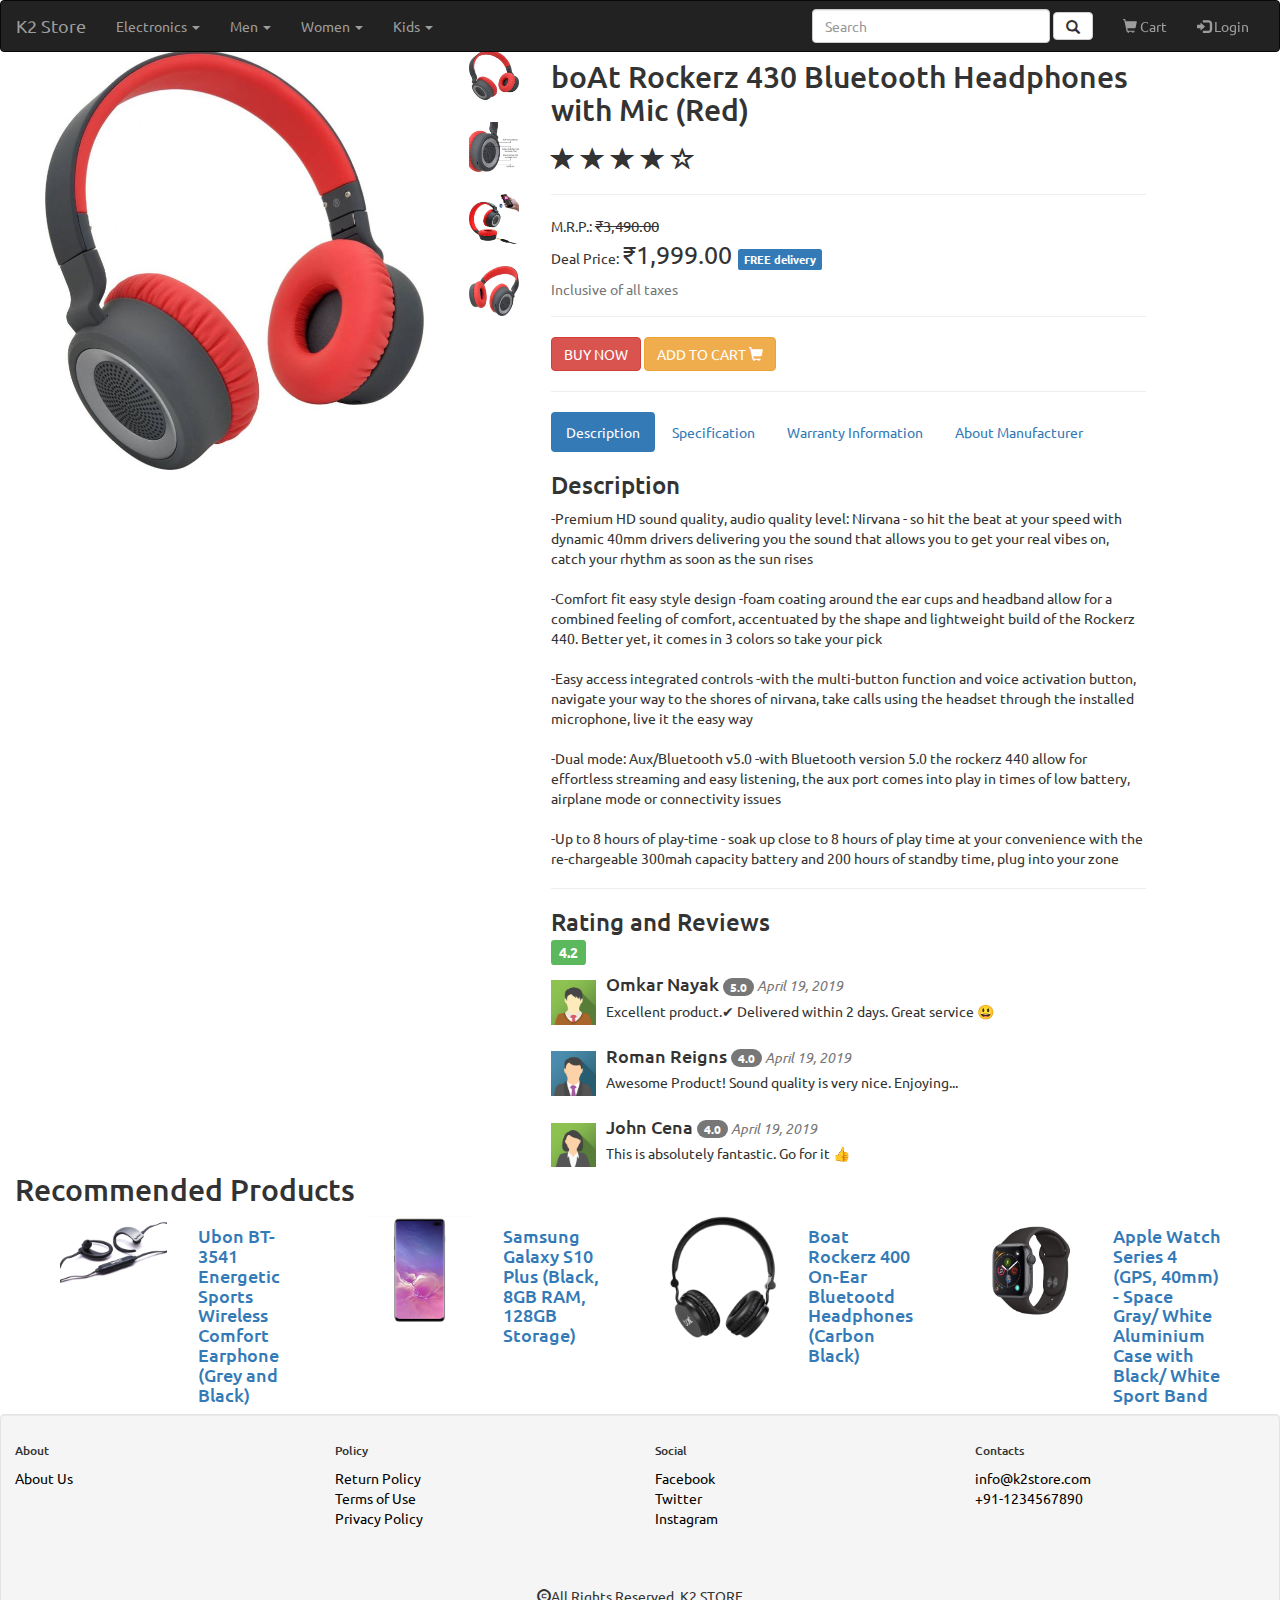
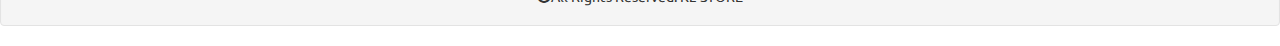
<file: K2-Store/boat_rockerz_430.html>
<html>

	<head>
	
		<title>boAt Rockerz 430 Bluetooth Headphones with Mic (Red)</title>
		
		<link rel="stylesheet" type="text/css" href="product.css">
		
		<link rel="shortcut icon" type="image/x-icon" href="images/title_icon.png" >
		
		<meta charset="utf-8">
		<meta name="viewport" content="widtd=device-widtd, initial-scale=1">
		
		<!-- Latest compiled and minified CSS -->
		<link rel="stylesheet" href="https://maxcdn.bootstrapcdn.com/bootstrap/3.4.0/css/bootstrap.min.css">

		<!-- jQuery library -->
		<script src="https://ajax.googleapis.com/ajax/libs/jquery/3.3.1/jquery.min.js"></script>

		<!-- Latest compiled JavaScript -->
		<script src="https://maxcdn.bootstrapcdn.com/bootstrap/3.4.0/js/bootstrap.min.js"></script>
		
		<!--Search filter-->
		<script src="search.js"></script>
	
	</head>
	
	<body style="margin:0;padding:0;padding-top:40px;">
	
		<!-- Navigation Bar -->
		<nav class="navbar navbar-inverse" data-spy="affix" style="margin:0px;">
		
			<div class="container-fluid">
			
				<div class="navbar-header">
					<button type="button" class="navbar-toggle" data-toggle="collapse" data-target="#mynavbar">
						<span class="icon-bar"></span>
						<span class="icon-bar"></span>
						<span class="icon-bar"></span>
					</button>
					<a href="Project.html" class="navbar-brand">K2 Store</a>
				</div>
				
				<div class="collapse navbar-collapse" id="mynavbar">
				
				<ul class="nav navbar-nav">
				
					<li class="dropdown">
						<a href="#" class="dropdown-toggle" data-toggle="dropdown">Electronics <span class="caret"></span></a>
						<ul class="dropdown-menu">
							<li><a href="#">Mobiles</a></li>
							<li><a href="#">Laptops & PCs</a></li>
							<li><a href="#">Cameras</a></li>
							<li class="divider"></li>
							<li><a href="#">TV</a></li>
							<li><a href="#">Washing Machine</a></li>
							<li><a href="#">Air Conditioners</a></li>
							<li><a href="#">Kitchen Appliances</a></li>
							<li class="divider"></li>
							<li><a href="#">Accessories</a></li>
						</ul>
					</li>
					<li class="dropdown">
						<a href="#" class="dropdown-toggle" data-toggle="dropdown">Men <span class="caret"></span></a>
						<ul class="dropdown-menu">
							<li><a href="#">Top Wear</a></li>
							<li><a href="#">Bottom Wear</a></li>
							<li><a href="#">Footwear</a></li>
							<li class="divider"></li>
							<li><a href="#">Men's Grooming</a></li>
							<li><a href="#">Sports & Fitness</a></li>
							<li class="divider"></li>
							<li><a href="#">Watches & Accessories</a></li>
						</ul>
					</li>
					<li class="dropdown">
						<a href="#" class="dropdown-toggle" data-toggle="dropdown">Women <span class="caret"></span></a>
						<ul class="dropdown-menu">
							<li><a href="#">Western Wear</a></li>
							<li><a href="#">Seasonal Wear</a></li>
							<li><a href="#">Etdnic Wear</a></li>
							<li class="divider"></li>
							<li><a href="#">Sandals</a></li>
							<li><a href="#">Shoes</a></li>
							<li class="divider"></li>
							<li><a href="#">Beauty & Grooming</a></li>
							<li><a href="#">Jewellery & Accessories</a></li>
						</ul>
					</li>
					<li class="dropdown">
						<a href="#" class="dropdown-toggle" data-toggle="dropdown">Kids <span class="caret"></span></a>
						<ul class="dropdown-menu">
							<li><a href="#">Boy's Clotding</a></li>
							<li><a href="#">Girl's Clotding</a></li>
							<li><a href="#">Kid's Clotding</a></li>
							<li class="divider"></li>
							<li><a href="#">Boy's Footwear</a></li>
							<li><a href="#">Girl's Footwear</a></li>
							<li  class="divider"></li>
							<li><a href="#">Toys</a></li>
							<li><a href="#">Baby Care</a></li>
						</ul>
					</li>
				
				</ul>
				
				<ul class="nav navbar-nav navbar-right">
				
					<li>
					
						<form class="navbar-form">
				
							<div class="form-group dropdown">
								<input type="search" placeholder="Search" class="form-control dropdown-toggle" data-toggle="dropdown" id="search">
								<ul class="dropdown-menu" style="display:none" id="search_list">
							<li><a href="#">Books</a></li>
							<li><a href="#">Stationary</a></li>
							<li><a href="#">Games</a></li>
							<li><a href="#">Music</a></li>
							<li><a href="#">Movies & TV Shows</a></li>
							<li><a href="#">Sports</a></li>
							<li><a href="#">Exercise & Fitness</a></li>
							<li><a href="#">Furniture</a></li>
							<li><a href="#">Furnishing</a></li>
							<li><a href="#">Kitchen & Dining</a></li>
							<li><a href="#">Home Decor</a></li>
							<li><a href="#">Lightning</a></li>
							<li><a href="#">Tools & Hardware</a></li>
							<li><a href="#">Pet Supplies</a></li>
							<li><a href="#">Boy's Clothing</a></li>
							<li><a href="#">Girl's Clothing</a></li>
							<li><a href="#">Kid's Clothing</a></li>
							<li><a href="#">Boy's Footwear</a></li>
							<li><a href="#">Girl's Footwear</a></li>
							<li><a href="#">Toys</a></li>
							<li><a href="#">Baby Care</a></li>
							<li><a href="#">Western Wear</a></li>
							<li><a href="#">Seasonal Wear</a></li>
							<li><a href="#">Ethnic Wear</a></li>
							<li><a href="#">Sandals</a></li>
							<li><a href="#">Shoes</a></li>
							<li><a href="#">Beauty & Grooming</a></li>
							<li><a href="#">Jewellery & Accessories</a></li>
							<li><a href="#">Top Wear</a></li>
							<li><a href="#">Bottom Wear</a></li>
							<li><a href="#">Footwear</a></li>
							<li><a href="#">Men's Grooming</a></li>
							<li><a href="#">Sports & Fitness</a></li>
							<li><a href="#">Watches & Accessories</a></li>
							<li><a href="mobiles.html">Mobiles</a></li>
							<li><a href="#">Laptops & PCs</a></li>
							<li><a href="#">Cameras</a></li>
							<li><a href="#">TV</a></li>
							<li><a href="#">Washing Machine</a></li>
							<li><a href="#">Air Conditioners</a></li>
							<li><a href="#">Kitchen Appliances</a></li>
							<li><a href="#">Accessories</a></li>
						</ul>
								<button type="submit" class="btn btn-default"><i class="glyphicon glyphicon-search"></i></button>	
							</div>
							
							
				
						</form>
					
					</li>
					<li><a href="#"><span class="glyphicon glyphicon-shopping-cart"></span> Cart</a></li>
					<li><a href="log_in.html"><span class="glyphicon glyphicon-log-in"></span> Login</a></li>
					
				</ul>
				
				</div>
			
			</div>
		
		</nav>
		<!-- /Navigation Bar -->
		
		
	    <!-- /Product images -->
		<div class="container-fluid">
		<div class="col-sm-5">
		<div class="col-xs-10 tab-content" style="padding-top:10px">
		<img src="images/boat_rockerz_430_1.jpg"  id="br1" class="tab-pane fade in active img img-responsive">
		<img src="images/boat_rockerz_430_2.jpg"  id="br2" class="tab-pane fade img img-responsive">
		<img src="images/boat_rockerz_430_3.jpg"  id="br3" class="tab-pane fade img img-responsive">
		<img src="images/boat_rockerz_430_4.jpg"  id="br4" class="tab-pane fade img img-responsive">
		</div>
		
		<div class="col-xs-2">
      <ul class="nav nav-pills nav-stacked">
        <li><a data-toggle="tab"  href="#br1"><img src="images/boat_rockerz_430_1.jpg" style="height:50px;width:50px;"></a></li>
        <li><a data-toggle="tab"  href="#br2"><img src="images/boat_rockerz_430_2.jpg" style="height:50px;width:50px;"></a></li>
        <li><a data-toggle="tab"  href="#br3"><img src="images/boat_rockerz_430_3.jpg" style="height:50px;width:50px;"></a></li>
        <li><a data-toggle="tab"  href="#br4"><img src="images/boat_rockerz_430_4.jpg" style="height:50px;width:50px;"></a></li>
      </ul>
		</div>
		</div>
		<!-- /Product images -->
		
		
		<!-- /Product details --> 
		
		<div class="col-sm-6">
		<h2>boAt Rockerz 430 Bluetooth Headphones with Mic (Red)</h2>
		<h3><span class="glyphicon glyphicon-star"></span>
		<span class="glyphicon glyphicon-star"></span>
		<span class="glyphicon glyphicon-star"></span>
		<span class="glyphicon glyphicon-star"></span>
		<span class="glyphicon glyphicon-star-empty"></span></h3>
		<hr>
		M.R.P.: <del style="font-size:15px;"> ₹3,490.00</del><br>
		Deal Price: <span style="font-size:25px;"> ₹1,999.00 </span><span class="label label-primary">FREE delivery</span><br>
		<h4><small> Inclusive of all taxes</small></h4>
		<hr>
		
		<a href="payment.html" class="btn btn-danger">BUY NOW</a>
		<a href="payment.html" class="btn btn-warning">ADD TO CART <span class="glyphicon glyphicon-shopping-cart"></span></a>
		
		<hr>
		
		
		<ul class="nav nav-pills">
    <li class="active"><a data-toggle="tab" href="#description">Description</a></li>
    <li><a data-toggle="tab" href="#specification">Specification</a></li>
    <li><a data-toggle="tab" href="#warranty">Warranty Information</a></li>
	    <li><a data-toggle="tab" href="#about">About Manufacturer</a></li>

  </ul>

  <div class="tab-content">
    <div id="description" class="tab-pane fade in active">
      <h3>Description</h3>
      <p>-Premium HD sound quality, audio quality level: Nirvana - so hit the beat at your speed with dynamic 40mm drivers delivering you the sound that allows you to get your real vibes on, catch your rhythm as soon as the sun rises<br><br>
-Comfort fit easy style design -foam coating around the ear cups and headband allow for a combined feeling of comfort, accentuated by the shape and lightweight build of the Rockerz 440. Better yet, it comes in 3 colors so take your pick<br><br>
-Easy access integrated controls -with the multi-button function and voice activation button, navigate your way to the shores of nirvana, take calls using the headset through the installed microphone, live it the easy way<br><br>
-Dual mode: Aux/Bluetooth v5.0 -with Bluetooth version 5.0 the rockerz 440 allow for effortless streaming and easy listening, the aux port comes into play in times of low battery, airplane mode or connectivity issues<br><br>
-Up to 8 hours of play-time  - soak up close to 8 hours of play time at your convenience with the re-chargeable 300mah capacity battery and 200 hours of standby time, plug into your zone</p>
    </div>
	
	
    <div id="specification" class="tab-pane fade">
      <h3>Specification</h3>
      <p>
	  <table class="table" style="font-size:14px;">
	  <br>
	  <tr><td><h4>General</h4></td></tr>
	  <tr>
	  <th>Model Name</th>
	  <td>Rockerz 430 Bluetooth</td>
	  </tr>
	  <tr>
	  <th>Color</th>
	  <td>Red</td>
	  </tr>
	  <tr>
	  <th>Headphone Type</th>
	  <td>On the Ear</td>
	  </tr>
	  <tr>
	  <th>Inline Remote</th>
	  <td>No</td>
	  </tr>
	  <tr>
	  <th>Sales Package</th>
	  <td>Wireless Headphone, Manual, Audio Cable, Charging Cable</td>
	  </tr>
	  <tr>
	  <th>Connectivity</th>
	  <td>Wired,Bluetooth</td>
	  </tr>
	  
	  <tr><td><h4>Dimensions</h4></td></tr>
	  <tr>
	  <th>Width</th>
	  <td>175 mm</td>
	  </tr>
	  <tr>
	  <th>Height</th>
	  <td>180 mm</td>
	  </tr>
	  <tr>
	  <th>Depth</th>
	  <td>70 mm</td>
	  </tr>
	  <tr>
	  <th>Weight</th>
	  <td>110 g</td>
	  </tr>
	  
	  </table>

	  </p>
    </div>
	
	
    <div id="warranty" class="tab-pane fade">
      <h3>Warranty Information</h3>
      <p>
	  <table class="table table-striped" style="font-size:14px;">
	  <tr>
	  <td>Domestic Warranty</td>
	  <td>1 Year</td>
	  </tr>
	  <tr>
	  <td>Warranty Summary</td>
	  <td>1 Year</td>
	  </tr>
	  <tr>
	  <td>Warranty Service Type</td>
	  <td>On-site Service. Customer needs to call the nearby Authorized Service Center</td>
	  </tr>
	  <tr>
	  <td>Covered in Warranty</td>
	  <td>Technical & Manufacturing Defects</td>
	  </tr>
	  <tr>
	  <td>Not Covered in Warranty</td>
	  <td>Water & Physical Damages</td>
	  </tr>
	  </table>
	  </p>
    </div>
	
	
	<div id="about" class="tab-pane fade">
      <h3>About Manufacturer</h3>
      <p>
	  <img src="images/boat_rockerz_430_5.jpg" class="img img-responsive"><img src="images/boat_rockerz_400_6.png" class="img img-responsive">
	  <img src="images/boat_rockerz_400_7.png" class="img img-responsive"></p>
    </div>
  </div>
  
  <hr>
  <h3>Rating and Reviews</h3><h4><span class="label label-success">4.2</span></h4>
  
  <div class="media">
     <div class="media-left media-middle">
      <img src="images/img_avatar2.png" class="media-object" style="width:45px">
    </div>
    <div class="media-body">
      <h4 class="media-heading">Omkar Nayak <span class="badge">5.0</span><small><i> April 19, 2019</i></small></h4>
      <p>Excellent product.✔ Delivered within 2 days. Great service 😃</p>
      
      
      
    </div>
  </div>
  <div class="media">
            <div class="media-left media-middle">
              <img src="images/img_avatar3.png" class="media-object" style="width:45px">
            </div>
            <div class="media-body">
              <h4 class="media-heading">Roman Reigns <span class="badge">4.0</span><small><i> April 19, 2019</i></small></h4>
              <p>Awesome Product! Sound quality is very nice. Enjoying...</p>
            </div>
          </div>
		  
   <div class="media">
        <div class="media-left media-middle">
          <img src="images/img_avatar4.png" class="media-object" style="width:45px">
        </div>
        <div class="media-body">
          <h4 class="media-heading">John Cena <span class="badge">4.0</span><small><i> April 19, 2019</i></small></h4>
          <p>This is absolutely fantastic. Go for it 👍</p>

          
          
        </div>
      </div>
		</div>
		<!-- /Product details --> 
		
		
		<!-- /Suggestions -->
		<h2>Recommended Products</h2>
		<div class="col-sm-12">
		
		<div class="col-sm-3">
		<a href="ubon_earphone.html">
		<div class="col-sm-6">
		<img src="images/ubon_earphone_1.jpg" class="img img-responsive">
		</div>
		<div class="col-sm-6">
		<h4>Ubon BT-3541 Energetic Sports Wireless Comfort Earphone (Grey and Black)</h4>
		</div>
		</a><hr>
		</div>
		
		<div class="col-sm-3">
		<a href="samsung_s10.html">
		<div class="col-sm-6">
		<img src="images/samsung_s10.jpg" class="img img-responsive">
		</div>
		<div class="col-sm-6">
		<h4>Samsung Galaxy S10 Plus (Black, 8GB RAM, 128GB Storage)</h4>
		</div>
		</a><hr>
		</div>
		
		<div class="col-sm-3">
		<a href="boat_rockerz_400.html">
		<div class="col-sm-6">
		<img src="images/boat_rockerz_400_1.jpg" class="img img-responsive">
		</div>
		<div class="col-sm-6">
		<h4>Boat Rockerz 400 On-Ear Bluetootd Headphones (Carbon Black)</h4>
		</div>
		</a><hr>
		</div>
		
<div class="col-sm-3">
		<a href="apple_watch.html">
		<div class="col-sm-6">
		<img src="images/apple_watch.jpg" class="img img-responsive">
		</div>
		<div class="col-sm-6">
		<h4>Apple Watch Series 4 (GPS, 40mm) - Space Gray/ White Aluminium Case with Black/ White Sport Band</h4>
		</div>
		</a><hr>
		</div>
		
		</div>
		
		<!-- /Suggestions -->
		
		</div>
		
					<!--footer -->
			<div>				
						
							<div class="col-sm-3 footer_div">
						
								<h6>About</h6>
								<a href="#" style="color:black" data-toggle="modal" data-target="#aboutus">About Us</a><br>	
                                <div class="modal fade" id="aboutus" role="dialog">
                                <div class="modal-dialog">
                                      <div class="modal-content">
                                        <div class="modal-header">
                                          <button type="button" class="close" data-dismiss="modal">&times;</button>
                                          <h4 class="modal-title">About Us</h4>
                                        </div>
                                        <div class="modal-body">
                                          <h3>K2 Store</h3>
										  <p>Launched in May 2019, One of India's small and emerging e-commmerce marketplace with wide range of product categories.
										  K2 Store is a small initiative by two friends to empower small and medium-sized businesses to reach customers with a number of programmes that help boost their revenue, reach and productivity.<br>

										  </p>
                                        </div>
                                      </div>
      
                                    </div>
                                </div>								
						
							</div>
							
							<div class="col-sm-3 footer_div">
							
								<h6>Policy</h6>
								<a href="#" style="color:black" data-toggle="modal" data-target="#return">Return Policy</a><br>
								<a href="#" style="color:black" data-toggle="modal" data-target="#terms">Terms of Use</a><br>
								<a href="#" style="color:black" data-toggle="modal" data-target="#privacy">Privacy Policy</a><br>
								
								
								<div class="modal fade" id="return" role="dialog">
                                <div class="modal-dialog">
                                      <div class="modal-content">
                                        <div class="modal-header">
                                          <button type="button" class="close" data-dismiss="modal">&times;</button>
                                          <h4 class="modal-title">Return Policy</h4>
                                        </div>
                                        <div class="modal-body">
                                          <p>Returns is a scheme provided by respective sellers directly under this policy in terms of which the option of exchange, replacement and/ or refund is offered by the respective sellers to you. All products listed under a particular category may not have the same returns policy. For all products, the policy on the product page shall prevail over the general returns policy. <br>
										   General Rules for a successful Return<br>
                                          <ul>
                                          <li>In certain cases where the seller is unable to process a replacement for any reason whatsoever, a refund will be given.</li>
                                          <li>During open box deliveries, while accepting your order, if you received a different or a damaged product, you will be given a refund (on the spot refunds for cash-on-delivery orders). Once you have accepted an open box delivery, no return request will be processed, except for manufacturing defects. In such cases, this category-specific replacement/return general conditions will be applicable. Click here to know more about Open Box Delivery</li>
                                          <li>For products where installation is provided by K2 Store's service partners, do not open the product packaging by yourself. K2 Store authorised personnel shall help in unboxing and installation of the product.</li>
                                          <li>For Furniture, any product related issues will be checked by an authorised service personnel (free of cost) and attempted to be resolved by replacing the faulty/ defective part of the product. Full replacement will be provided only in cases where the service personnel opines that replacing the faulty/defective part will not resolve the issue.</li>
                                          </ul>
                                          In case of returns where you would like item(s) to be picked up from a different address, the address can only be changed if pick-up service is available at the new address<br><br>
                                          The field executive will refuse to accept the return if any of the above conditions are not met.
                                          For any products for which a refund is to be given, the refund will be processed once the returned product has been received by the seller.
										  </p>
                                        </div>
                                      </div>
      
                                    </div>
                                </div>
								
								<div class="modal fade" id="terms" role="dialog">
                                <div class="modal-dialog">
                                      <div class="modal-content">
                                        <div class="modal-header">
                                          <button type="button" class="close" data-dismiss="modal">&times;</button>
                                          <h4 class="modal-title">Terms of Use</h4>
                                        </div>
                                        <div class="modal-body">
                                          <p>This document is published in accordance with the provisions of Rule 3 (1) of the Information Technology (Intermediaries guidelines) Rules, 2011 that require publishing the rules and regulations, privacy policy and Terms of Use for access or usage of website.<br>

										  The domain name is owned by K2 Store Internet Private Limited<br>
										  
                                          Your use of the Website and services and tools are governed by the following terms and conditions ( "Terms of Use" ) as applicable to the Website including the applicable policies which are incorporated herein by way of reference. If You transact on the Website, You shall be subject to the policies that are applicable to the Website for such transaction. By mere use of the Website, You shall be contracting with K2 Store Internet Private Limited and these terms and conditions including the policies constitute Your binding obligations, with K2 Store.<br>

                                          For the purpose of these Terms of Use, wherever the context so requires "You" or "User" shall mean any natural or legal person who has agreed to become a buyer on the Website by providing Registration Data while registering on the Website as Registered User using the computer systems. K2 Store allows the User to surf the Website or making purchases without registering on the Website. The term "We" , "Us" , "Our" shall mean K2 Store Internet Private Limited.<br>

                                          When You use any of the services provided by Us through the Website, including but not limited to, (e.g. Product Reviews, Seller Reviews), You will be subject to the rules, guidelines, policies, terms, and conditions applicable to such service, and they shall be deemed to be incorporated into this Terms of Use and shall be considered as part and parcel of this Terms of Use. We reserve the right, at Our sole discretion, to change, modify, add or remove portions of these Terms of Use, at any time without any prior written notice to You. It is Your responsibility to review these Terms of Use periodically for updates / changes. Your continued use of the Website following the posting of changes will mean that You accept and agree to the revisions. As long as You comply with these Terms of Use, We grant You a personal, non-exclusive, non-transferable, limited privilege to enter and use the Website.<br>

                                          ACCESSING, BROWSING OR OTHERWISE USING THE SITE INDICATES YOUR AGREEMENT TO ALL THE TERMS AND CONDITIONS UNDER THESE TERMS OF USE, SO PLEASE READ THE TERMS OF USE CAREFULLY BEFORE PROCEEDING. By impliedly or expressly accepting these Terms of Use, You also accept and agree to be bound by K2 Store Policies ((including but not limited to Privacy Policy available at Privacy) as amended from time to time.<br>
										  </p>
                                        </div>
                                      </div>
      
                                    </div>
                                </div>
								
								<div class="modal fade" id="privacy" role="dialog">
                                <div class="modal-dialog">
                                      <div class="modal-content">
                                        <div class="modal-header">
                                          <button type="button" class="close" data-dismiss="modal">&times;</button>
                                          <h4 class="modal-title">Privacy Policy</h4>
                                        </div>
                                        <div class="modal-body">
                                          <p>We value the trust you place in us. That's why we insist upon the highest standards for secure transactions and customer information privacy. Please read the following statement to learn about our information gathering and dissemination practices.<br>

                                          Note:<br>

                                          Our privacy policy is subject to change at any time without notice. To make sure you are aware of any changes, please review this policy periodically.<br>

                                          By visiting this Website you agree to be bound by the terms and conditions of this Privacy Policy. If you do not agree please do not use or access our Website.<br>

                                          By mere use of the Website, you expressly consent to our use and disclosure of your personal information in accordance with this Privacy Policy. This Privacy Policy is incorporated into and subject to the Terms of Use.<br><br>

                                          1. Collection of Personally Identifiable Information and other Information<br>

                                          When you use our Website, we collect and store your personal information which is provided by you from time to time. Our primary goal in doing so is to provide you a safe, efficient, smooth and customized experience. This allows us to provide services and features that most likely meet your needs, and to customize our Website to make your experience safer and easier. More importantly, while doing so we collect personal information from you that we consider necessary for achieving this purpose.<br>

                                          In general, you can browse the Website without telling us who you are or revealing any personal information about yourself. Once you give us your personal information, you are not anonymous to us. Where possible, we indicate which fields are required and which fields are optional. You always have the option to not provide information by choosing not to use a particular service or feature on the Website. We may automatically track certain information about you based upon your behaviour on our Website. We use this information to do internal research on our users' demographics, interests, and behaviour to better understand, protect and serve our users. This information is compiled and analysed on an aggregated basis. This information may include the URL that you just came from (whether this URL is on our Website or not), which URL you next go to (whether this URL is on our Website or not), your computer browser information, and your IP address.<br>

                                          We use data collection devices such as "cookies" on certain pages of the Website to help analyse our web page flow, measure promotional effectiveness, and promote trust and safety. "Cookies" are small files placed on your hard drive that assist us in providing our services. We offer certain features that are only available through the use of a "cookie". We also use cookies to allow you to enter your password less frequently during a session. Cookies can also help us provide information that is targeted to your interests. Most cookies are "session cookies," meaning that they are automatically deleted from your hard drive at the end of a session. You are always free to decline our cookies if your browser permits, although in that case you may not be able to use certain features on the Website and you may be required to re-enter your password more frequently during a session.<br>

                                          Additionally, you may encounter "cookies" or other similar devices on certain pages of the Website that are placed by third parties. We do not control the use of cookies by third parties.<br>

                                          If you choose to buy on the Website, we collect information about your buying behaviour.<br>

                                          If you transact with us, we collect some additional information, such as a billing address, a credit / debit card number and a credit / debit card expiration date and/ or other payment instrument details and tracking information from cheques or money orders.<br>

                                          If you choose to post messages on our message boards, chat rooms or other message areas or leave feedback, we will collect that information you provide to us. We retain this information as necessary to resolve disputes, provide customer support and troubleshoot problems as permitted by law.<br>

                                          If you send us personal correspondence, such as emails or letters, or if other users or third parties send us correspondence about your activities or postings on the Website, we may collect such information into a file specific to you.<br>

                                          We collect personally identifiable information (email address, name, phone number, credit card / debit card / other payment instrument details, etc.) from you when you set up a free account with us. While you can browse some sections of our Website without being a registered member, certain activities (such as placing an order) do require registration. We do use your contact information to send you offers based on your previous orders and your interests.<br><br>

                                          2. Use of Demographic / Profile Data / Your Information<br>

                                          We use personal information to provide the services you request. To the extent we use your personal information to market to you, we will provide you the ability to opt-out of such uses. We use your personal information to resolve disputes; troubleshoot problems; help promote a safe service; collect money; measure consumer interest in our products and services, inform you about online and offline offers, products, services, and updates; customize your experience; detect and protect us against error, fraud and other criminal activity; enforce our terms and conditions; and as otherwise described to you at the time of collection.<br>

                                          With your consent, we will have access to your SMS, contacts in your directory, location and device information and we may request you to provide your PAN and Aadhaar details to check your eligibility for certain products/services including but not limited to providing credit) being offered by us, our affiliates or our lending partners. We may share this data with our affiliates or our lending partners for the same purposes as mentioned above, however, we will not store any Aadhaar data ourselves. In the event that consent to this such use of data is withdrawn in the future, we will stop collection of such data but continue to store the data (save for Aadhaar data) and use it for internal purposes to further improve our services.<br>

                                          In our efforts to continually improve our product and service offerings, we collect and analyse demographic and profile data about our users' activity on our Website.<br>

                                          We identify and use your IP address to help diagnose problems with our server, and to administer our Website. Your IP address is also used to help identify you and to gather broad demographic information.<br>

                                          We will occasionally ask you to complete optional online surveys. These surveys may ask you for contact information and demographic information (like zip code, age, or income level). We use this data to tailor your experience at our Website, providing you with content that we think you might be interested in and to display content according to your preferences.<br>

                                          Cookies<br>
                                          A "cookie" is a small piece of information stored by a web server on a web browser so it can be later read back from that browser. Cookies are useful for enabling the browser to remember information specific to a given user. We place both permanent and temporary cookies in your computer's hard drive. The cookies do not contain any of your personally identifiable information.<br><br>

                                          3. Sharing of personal information<br>

                                          We may share personal information with our other corporate entities and affiliates. These entities and affiliates may market to you as a result of such sharing unless you explicitly opt-out.<br>

                                          We may disclose personal information to third parties. This disclosure may be required for us to provide you access to our Services, to comply with our legal obligations, to enforce our User Agreement, to facilitate our marketing and advertising activities, or to prevent, detect, mitigate, and investigate fraudulent or illegal activities related to our Services. We do not disclose your personal information to third parties for their marketing and advertising purposes without your explicit consent.<br>

                                          We may disclose personal information if required to do so by law or in the good faith belief that such disclosure is reasonably necessary to respond to subpoenas, court orders, or other legal process. We may disclose personal information to law enforcement offices, third party rights owners, or others in the good faith belief that such disclosure is reasonably necessary to: enforce our Terms or Privacy Policy; respond to claims that an advertisement, posting or other content violates the rights of a third party; or protect the rights, property or personal safety of our users or the general public.<br>

                                          We and our affiliates will share / sell some or all of your personal information with another business entity should we (or our assets) plan to merge with, or be acquired by that business entity, or re-organization, amalgamation, restructuring of business. Should such a transaction occur that other business entity (or the new combined entity) will be required to follow this privacy policy with respect to your personal information.<br></p>
                                        </div>
                                      </div>
      
                                    </div>
                                </div>
								
							
							</div>
							
							<div>
						
							<div class="col-sm-3 footer_div">
						
								<h6>Social</h6>
								<a href="https://www.facebook.com/" style="color:black">Facebook</a><br>
								<a href="https://twitter.com/login?lang=en" style="color:black">Twitter</a><br>
								<a href="https://www.instagram.com/" style="color:black">Instagram</a><br>
						
							</div>
							
							<div class="col-sm-3 footer_div">
							
								<h6>Contacts</h6>
								<a href="https://www.google.com/intl/en-GB/gmail/about/#" style="color:black">info@k2store.com</a><br>
								<span style="color:black">+91-1234567890</span><br>
							
							</div>
						
						</div>
						<center class="well"><i class="glyphicon glyphicon-copyright-mark"></i>All Rights Reserved. K2 STORE</center>	
				</div>
											

			
			<!--/footer-->
	
	</body>

</html>
</file>
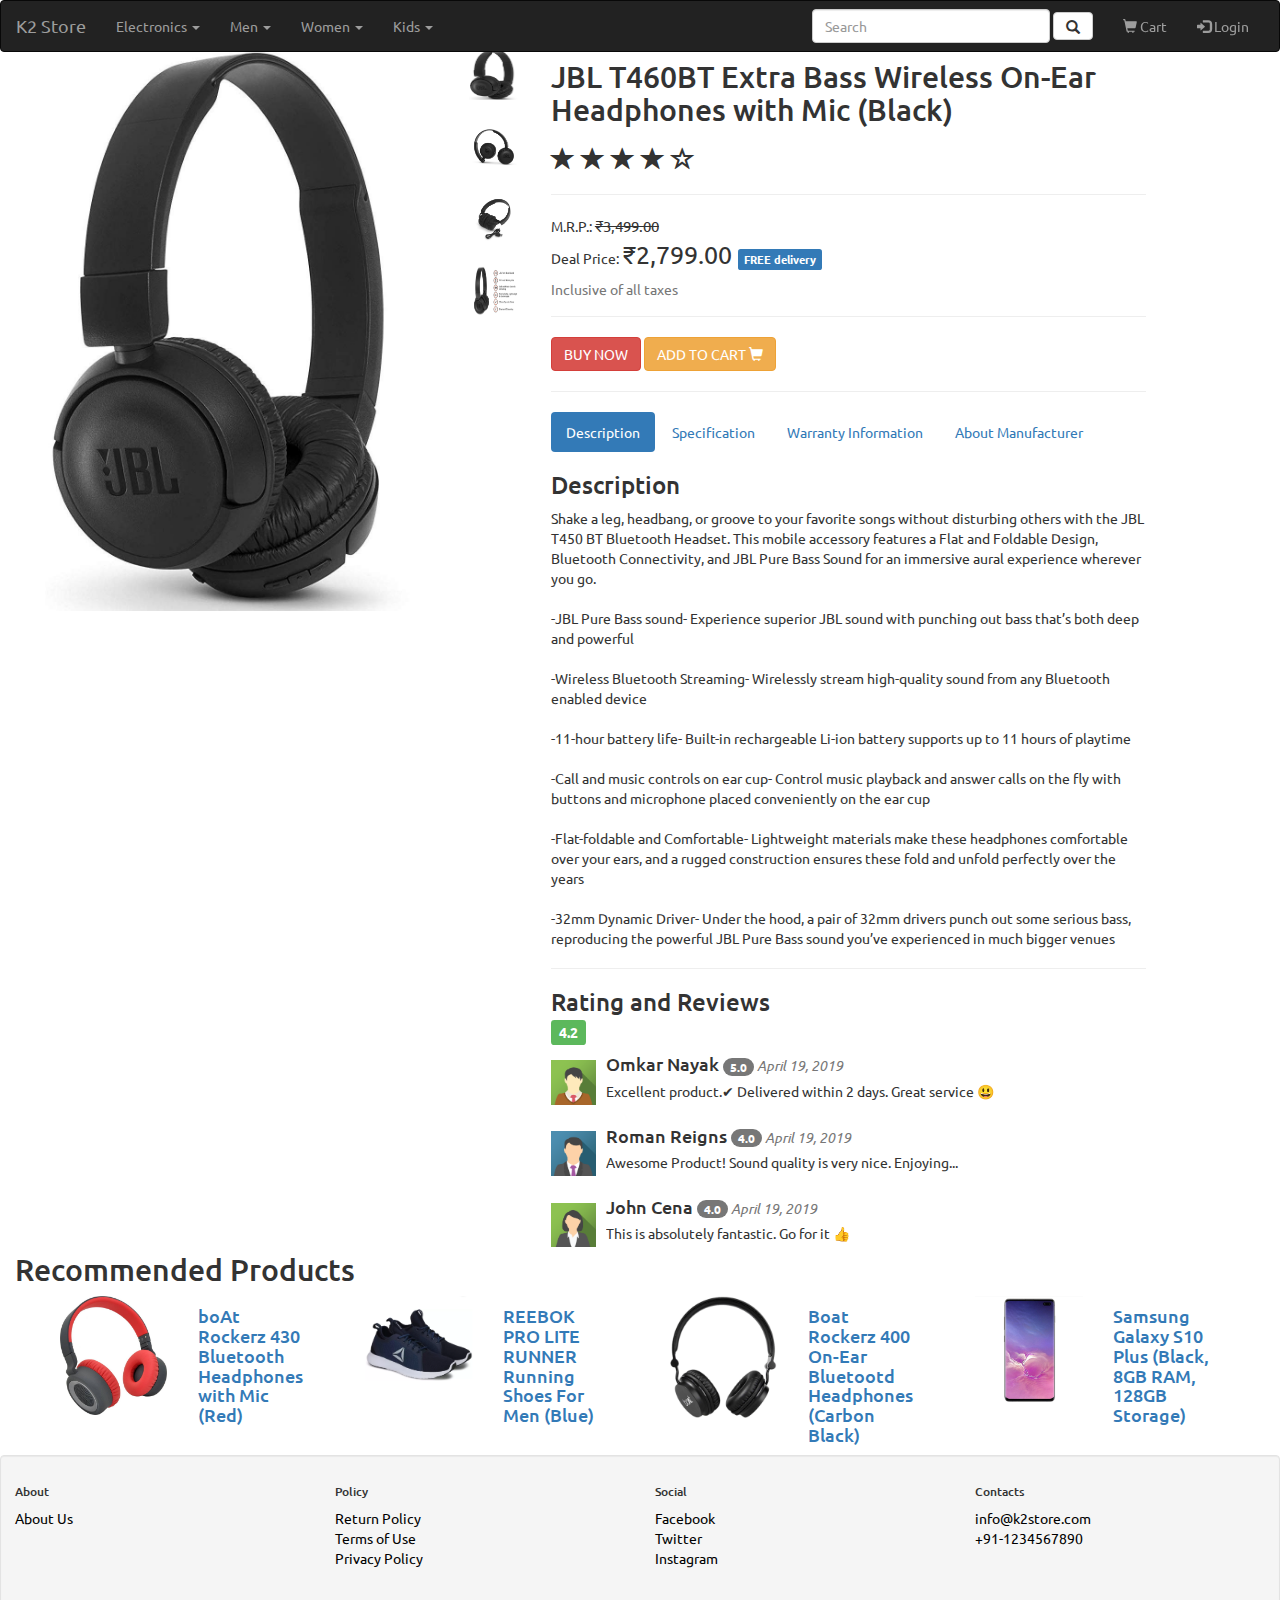
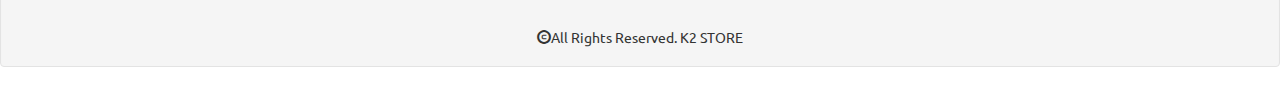
<file: K2-Store/jbl_headphone.html>
<html>

	<head>
	
		<title>JBL T460BT Extra Bass Wireless On-Ear Headphones with Mic (Black)</title>
		
		<link rel="stylesheet" type="text/css" href="product.css">
		
		<link rel="shortcut icon" type="image/x-icon" href="images/title_icon.png" >
		
		<meta charset="utf-8">
		<meta name="viewport" content="widtd=device-widtd, initial-scale=1">
		
		<!-- Latest compiled and minified CSS -->
		<link rel="stylesheet" href="https://maxcdn.bootstrapcdn.com/bootstrap/3.4.0/css/bootstrap.min.css">

		<!-- jQuery library -->
		<script src="https://ajax.googleapis.com/ajax/libs/jquery/3.3.1/jquery.min.js"></script>

		<!-- Latest compiled JavaScript -->
		<script src="https://maxcdn.bootstrapcdn.com/bootstrap/3.4.0/js/bootstrap.min.js"></script>
		
		<!--Search filter-->
		<script src="search.js"></script>
	
	</head>
	
	<body style="margin:0;padding:0;padding-top:40px;">
	
		<!-- Navigation Bar -->
		<nav class="navbar navbar-inverse" data-spy="affix" style="margin:0px;">
		
			<div class="container-fluid">
			
				<div class="navbar-header">
					<button type="button" class="navbar-toggle" data-toggle="collapse" data-target="#mynavbar">
						<span class="icon-bar"></span>
						<span class="icon-bar"></span>
						<span class="icon-bar"></span>
					</button>
					<a href="Project.html" class="navbar-brand">K2 Store</a>
				</div>
				
				<div class="collapse navbar-collapse" id="mynavbar">
				
				<ul class="nav navbar-nav">
				
					<li class="dropdown">
						<a href="#" class="dropdown-toggle" data-toggle="dropdown">Electronics <span class="caret"></span></a>
						<ul class="dropdown-menu">
							<li><a href="#">Mobiles</a></li>
							<li><a href="#">Laptops & PCs</a></li>
							<li><a href="#">Cameras</a></li>
							<li class="divider"></li>
							<li><a href="#">TV</a></li>
							<li><a href="#">Washing Machine</a></li>
							<li><a href="#">Air Conditioners</a></li>
							<li><a href="#">Kitchen Appliances</a></li>
							<li class="divider"></li>
							<li><a href="#">Accessories</a></li>
						</ul>
					</li>
					<li class="dropdown">
						<a href="#" class="dropdown-toggle" data-toggle="dropdown">Men <span class="caret"></span></a>
						<ul class="dropdown-menu">
							<li><a href="#">Top Wear</a></li>
							<li><a href="#">Bottom Wear</a></li>
							<li><a href="#">Footwear</a></li>
							<li class="divider"></li>
							<li><a href="#">Men's Grooming</a></li>
							<li><a href="#">Sports & Fitness</a></li>
							<li class="divider"></li>
							<li><a href="#">Watches & Accessories</a></li>
						</ul>
					</li>
					<li class="dropdown">
						<a href="#" class="dropdown-toggle" data-toggle="dropdown">Women <span class="caret"></span></a>
						<ul class="dropdown-menu">
							<li><a href="#">Western Wear</a></li>
							<li><a href="#">Seasonal Wear</a></li>
							<li><a href="#">Etdnic Wear</a></li>
							<li class="divider"></li>
							<li><a href="#">Sandals</a></li>
							<li><a href="#">Shoes</a></li>
							<li class="divider"></li>
							<li><a href="#">Beauty & Grooming</a></li>
							<li><a href="#">Jewellery & Accessories</a></li>
						</ul>
					</li>
					<li class="dropdown">
						<a href="#" class="dropdown-toggle" data-toggle="dropdown">Kids <span class="caret"></span></a>
						<ul class="dropdown-menu">
							<li><a href="#">Boy's Clotding</a></li>
							<li><a href="#">Girl's Clotding</a></li>
							<li><a href="#">Kid's Clotding</a></li>
							<li class="divider"></li>
							<li><a href="#">Boy's Footwear</a></li>
							<li><a href="#">Girl's Footwear</a></li>
							<li  class="divider"></li>
							<li><a href="#">Toys</a></li>
							<li><a href="#">Baby Care</a></li>
						</ul>
					</li>
				
				</ul>
				
				<ul class="nav navbar-nav navbar-right">
				
					<li>
					
						<form class="navbar-form">
				
							<div class="form-group dropdown">
								<input type="search" placeholder="Search" class="form-control dropdown-toggle" data-toggle="dropdown" id="search">
								<ul class="dropdown-menu" style="display:none" id="search_list">
							<li><a href="#">Books</a></li>
							<li><a href="#">Stationary</a></li>
							<li><a href="#">Games</a></li>
							<li><a href="#">Music</a></li>
							<li><a href="#">Movies & TV Shows</a></li>
							<li><a href="#">Sports</a></li>
							<li><a href="#">Exercise & Fitness</a></li>
							<li><a href="#">Furniture</a></li>
							<li><a href="#">Furnishing</a></li>
							<li><a href="#">Kitchen & Dining</a></li>
							<li><a href="#">Home Decor</a></li>
							<li><a href="#">Lightning</a></li>
							<li><a href="#">Tools & Hardware</a></li>
							<li><a href="#">Pet Supplies</a></li>
							<li><a href="#">Boy's Clothing</a></li>
							<li><a href="#">Girl's Clothing</a></li>
							<li><a href="#">Kid's Clothing</a></li>
							<li><a href="#">Boy's Footwear</a></li>
							<li><a href="#">Girl's Footwear</a></li>
							<li><a href="#">Toys</a></li>
							<li><a href="#">Baby Care</a></li>
							<li><a href="#">Western Wear</a></li>
							<li><a href="#">Seasonal Wear</a></li>
							<li><a href="#">Ethnic Wear</a></li>
							<li><a href="#">Sandals</a></li>
							<li><a href="#">Shoes</a></li>
							<li><a href="#">Beauty & Grooming</a></li>
							<li><a href="#">Jewellery & Accessories</a></li>
							<li><a href="#">Top Wear</a></li>
							<li><a href="#">Bottom Wear</a></li>
							<li><a href="#">Footwear</a></li>
							<li><a href="#">Men's Grooming</a></li>
							<li><a href="#">Sports & Fitness</a></li>
							<li><a href="#">Watches & Accessories</a></li>
							<li><a href="mobiles.html">Mobiles</a></li>
							<li><a href="#">Laptops & PCs</a></li>
							<li><a href="#">Cameras</a></li>
							<li><a href="#">TV</a></li>
							<li><a href="#">Washing Machine</a></li>
							<li><a href="#">Air Conditioners</a></li>
							<li><a href="#">Kitchen Appliances</a></li>
							<li><a href="#">Accessories</a></li>
						</ul>
								<button type="submit" class="btn btn-default"><i class="glyphicon glyphicon-search"></i></button>	
							</div>
							
							
				
						</form>
					
					</li>
					<li><a href="#"><span class="glyphicon glyphicon-shopping-cart"></span> Cart</a></li>
					<li><a href="log_in.html"><span class="glyphicon glyphicon-log-in"></span> Login</a></li>
					
				</ul>
				
				</div>
			
			</div>
		
		</nav>
		<!-- /Navigation Bar -->
		
		
	    <!-- /Product images -->
		<div class="container-fluid">
		<div class="col-sm-5">
		<div class="col-xs-10 tab-content" style="padding-top:10px">
		<img src="images/jbl_headphone_1.jpg"  id="br1" class="tab-pane fade in active img img-responsive">
		<img src="images/jbl_headphone_2.jpg"  id="br2" class="tab-pane fade img img-responsive">
		<img src="images/jbl_headphone_3.jpg"  id="br3" class="tab-pane fade img img-responsive">
		<img src="images/jbl_headphone_4.jpg"  id="br4" class="tab-pane fade img img-responsive">
		</div>
		
		<div class="col-xs-2">
      <ul class="nav nav-pills nav-stacked">
        <li><a data-toggle="tab"  href="#br1"><img src="images/jbl_headphone_1.jpg" style="height:50px;width:50px;"></a></li>
        <li><a data-toggle="tab"  href="#br2"><img src="images/jbl_headphone_2.jpg" style="height:50px;width:50px;"></a></li>
        <li><a data-toggle="tab"  href="#br3"><img src="images/jbl_headphone_3.jpg" style="height:50px;width:50px;"></a></li>
        <li><a data-toggle="tab"  href="#br4"><img src="images/jbl_headphone_4.jpg" style="height:50px;width:50px;"></a></li>
      </ul>
		</div>
		</div>
		<!-- /Product images -->
		
		
		<!-- /Product details --> 
		
		<div class="col-sm-6">
		<h2>JBL T460BT Extra Bass Wireless On-Ear Headphones with Mic (Black)</h2>
		<h3><span class="glyphicon glyphicon-star"></span>
		<span class="glyphicon glyphicon-star"></span>
		<span class="glyphicon glyphicon-star"></span>
		<span class="glyphicon glyphicon-star"></span>
		<span class="glyphicon glyphicon-star-empty"></span></h3>
		<hr>
		M.R.P.: <del style="font-size:15px;"> ₹3,499.00</del><br>
		Deal Price: <span style="font-size:25px;"> ₹2,799.00 </span><span class="label label-primary">FREE delivery</span><br>
		<h4><small> Inclusive of all taxes</small></h4>
		<hr>
		
		<a href="payment.html" class="btn btn-danger">BUY NOW</a>
		<a href="#" class="btn btn-warning">ADD TO CART <span class="glyphicon glyphicon-shopping-cart"></span></a>
		
		<hr>
		
		
		<ul class="nav nav-pills">
    <li class="active"><a data-toggle="tab" href="#description">Description</a></li>
    <li><a data-toggle="tab" href="#specification">Specification</a></li>
    <li><a data-toggle="tab" href="#warranty">Warranty Information</a></li>
	    <li><a data-toggle="tab" href="#about">About Manufacturer</a></li>

  </ul>

  <div class="tab-content">
    <div id="description" class="tab-pane fade in active">
      <h3>Description</h3>
      <p>
Shake a leg, headbang, or groove to your favorite songs without disturbing others with the JBL T450 BT Bluetooth Headset. This mobile accessory features a Flat and Foldable Design, Bluetooth Connectivity, and JBL Pure Bass Sound for an immersive aural experience wherever you go.<br><br>
-JBL Pure Bass sound- Experience superior JBL sound with punching out bass that’s both deep and powerful<br><br>
-Wireless Bluetooth Streaming- Wirelessly stream high-quality sound from any Bluetooth enabled device<br><br>
-11-hour battery life- Built-in rechargeable Li-ion battery supports up to 11 hours of playtime<br><br>
-Call and music controls on ear cup- Control music playback and answer calls on the fly with buttons and microphone placed conveniently on the ear cup<br><br>
-Flat-foldable and Comfortable- Lightweight materials make these headphones comfortable over your ears, and a rugged construction ensures these fold and unfold perfectly over the years<br><br>
-32mm Dynamic Driver- Under the hood, a pair of 32mm drivers punch out some serious bass, reproducing the powerful JBL Pure Bass sound you’ve experienced in much bigger venues</p>
    </div>
	
	
    <div id="specification" class="tab-pane fade">
      <h3>Specification</h3>
      <p>
	  <table class="table" style="font-size:14px;">
	  <br>
	  <tr><td><h4>General</h4></td></tr>
	  <tr>
	  <th>Model Name</th>
	  <td>T450 BT</td>
	  </tr>
	  <tr>
	  <th>Color</th>
	  <td>Black</td>
	  </tr>
	  <tr>
	  <th>Headphone Type</th>
	  <td>On the Ear</td>
	  </tr>
	  <tr>
	  <th>Inline Remote</th>
	  <td>No</td>
	  </tr>
	  <tr>
	  <th>Sales Package</th>
	  <td>1 Headphones, Charging Cable, Warning Card, Warranty Card, Safety Sheet, QSG</td>
	  </tr>
	  <tr>
	  <th>Connectivity</th>
	  <td>Bluetooth</td>
	  </tr>
	  
	  <tr><td><h4>Product Details</h4></td></tr>
	  <tr>
	  <th>Foldable/Collapsible</th>
	  <td>Yes</td>
	  </tr>
	  <tr>
	  <th>Deep Bass</th>
	  <td>Yes</td>
	  </tr>
	  <tr>
	  <th>Open/Closed Bac</th>
	  <td>Closed Back</td>
	  </tr>
	  <tr>
	  <th>Controls</th>
	  <td>Call and Music Controls</td>
	  </tr>
	  
	  </table>

	  </p>
    </div>
	
	
    <div id="warranty" class="tab-pane fade">
      <h3>Warranty Information</h3>
      <p>
	  <table class="table table-striped" style="font-size:14px;">
	  <tr>
	  <td>Domestic Warranty</td>
	  <td>1 Year</td>
	  </tr>
	  <tr>
	  <td>Warranty Summary</td>
	  <td>1 Year</td>
	  </tr>
	  <tr>
	  <td>Warranty Service Type</td>
	  <td>On-site Service. Customer needs to call the nearby Authorized Service Center</td>
	  </tr>
	  <tr>
	  <td>Covered in Warranty</td>
	  <td>Warranty of the product is limited to manufacturing defects only</td>
	  </tr>
	  <tr>
	  <td>Not Covered in Warranty</td>
	  <td>Physical Damages, Mishandling Product</td>
	  </tr>
	  </table>
	  </p>
    </div>
	
	
	<div id="about" class="tab-pane fade">
      <h3>About Manufacturer</h3>
      <p>
	  <img src="images/jbl_headphone_5.jpg" class="img img-responsive"><img src="images/jbl_headphone_6.jpg" class="img img-responsive">
	  <img src="images/jbl_headphone_7.jpg" class="img img-responsive"></p>
    </div>
  </div>
  
  <hr>
  <h3>Rating and Reviews</h3><h4><span class="label label-success">4.2</span></h4>
  
  <div class="media">
     <div class="media-left media-middle">
      <img src="images/img_avatar2.png" class="media-object" style="width:45px">
    </div>
    <div class="media-body">
      <h4 class="media-heading">Omkar Nayak <span class="badge">5.0</span><small><i> April 19, 2019</i></small></h4>
      <p>Excellent product.✔ Delivered within 2 days. Great service 😃</p>
      
      
      
    </div>
  </div>
  <div class="media">
            <div class="media-left media-middle">
              <img src="images/img_avatar3.png" class="media-object" style="width:45px">
            </div>
            <div class="media-body">
              <h4 class="media-heading">Roman Reigns <span class="badge">4.0</span><small><i> April 19, 2019</i></small></h4>
              <p>Awesome Product! Sound quality is very nice. Enjoying...</p>
            </div>
          </div>
		  
   <div class="media">
        <div class="media-left media-middle">
          <img src="images/img_avatar4.png" class="media-object" style="width:45px">
        </div>
        <div class="media-body">
          <h4 class="media-heading">John Cena <span class="badge">4.0</span><small><i> April 19, 2019</i></small></h4>
          <p>This is absolutely fantastic. Go for it 👍</p>

          
          
        </div>
      </div>
		</div>
		<!-- /Product details --> 
		
		
		<!-- /Suggestions -->
		<h2>Recommended Products</h2>
		<div class="col-sm-12">
		
		<div class="col-sm-3">
		<a href="boat_rockerz_430.html">
		<div class="col-sm-6">
		<img src="images/boat_rockerz_430_1.jpg" class="img img-responsive">
		</div>
		<div class="col-sm-6">
		<h4>boAt Rockerz 430 Bluetooth Headphones with Mic (Red)</h4>
		</div>
		</a><hr>
		</div>
		
		<div class="col-sm-3">
		<a href="reebok_shoes.html">
		<div class="col-sm-6">
		<img src="images/reebok_shoes.jpg" class="img img-responsive">
		</div>
		<div class="col-sm-6">
		<h4>REEBOK PRO LITE RUNNER Running Shoes For Men (Blue)</h4>
		</div>
		</a><hr>
		</div>
		
		<div class="col-sm-3">
		<a href="boat_rockerz_400.html">
		<div class="col-sm-6">
		<img src="images/boat_rockerz_400_1.jpg" class="img img-responsive">
		</div>
		<div class="col-sm-6">
		<h4>Boat Rockerz 400 On-Ear Bluetootd Headphones (Carbon Black)</h4>
		</div>
		</a><hr>
		</div>
		
		<div class="col-sm-3">
		<a href="samsung_s10.html">
		<div class="col-sm-6">
		<img src="images/samsung_s10.jpg" class="img img-responsive">
		</div>
		<div class="col-sm-6">
		<h4>Samsung Galaxy S10 Plus (Black, 8GB RAM, 128GB Storage)</h4>
		</div>
		</a><hr>
		</div>
		
		</div>
		
		<!-- /Suggestions -->
		
		</div>
		
					<!--footer -->
			<div>				
						
							<div class="col-sm-3 footer_div">
						
								<h6>About</h6>
								<a href="#" style="color:black" data-toggle="modal" data-target="#aboutus">About Us</a><br>	
                                <div class="modal fade" id="aboutus" role="dialog">
                                <div class="modal-dialog">
                                      <div class="modal-content">
                                        <div class="modal-header">
                                          <button type="button" class="close" data-dismiss="modal">&times;</button>
                                          <h4 class="modal-title">About Us</h4>
                                        </div>
                                        <div class="modal-body">
                                          <h3>K2 Store</h3>
										  <p>Launched in May 2019, One of India's small and emerging e-commmerce marketplace with wide range of product categories.
										  K2 Store is a small initiative by two friends to empower small and medium-sized businesses to reach customers with a number of programmes that help boost their revenue, reach and productivity.<br>

										  </p>
                                        </div>
                                      </div>
      
                                    </div>
                                </div>								
						
							</div>
							
							<div class="col-sm-3 footer_div">
							
								<h6>Policy</h6>
								<a href="#" style="color:black" data-toggle="modal" data-target="#return">Return Policy</a><br>
								<a href="#" style="color:black" data-toggle="modal" data-target="#terms">Terms of Use</a><br>
								<a href="#" style="color:black" data-toggle="modal" data-target="#privacy">Privacy Policy</a><br>
								
								
								<div class="modal fade" id="return" role="dialog">
                                <div class="modal-dialog">
                                      <div class="modal-content">
                                        <div class="modal-header">
                                          <button type="button" class="close" data-dismiss="modal">&times;</button>
                                          <h4 class="modal-title">Return Policy</h4>
                                        </div>
                                        <div class="modal-body">
                                          <p>Returns is a scheme provided by respective sellers directly under this policy in terms of which the option of exchange, replacement and/ or refund is offered by the respective sellers to you. All products listed under a particular category may not have the same returns policy. For all products, the policy on the product page shall prevail over the general returns policy. <br>
										   General Rules for a successful Return<br>
                                          <ul>
                                          <li>In certain cases where the seller is unable to process a replacement for any reason whatsoever, a refund will be given.</li>
                                          <li>During open box deliveries, while accepting your order, if you received a different or a damaged product, you will be given a refund (on the spot refunds for cash-on-delivery orders). Once you have accepted an open box delivery, no return request will be processed, except for manufacturing defects. In such cases, this category-specific replacement/return general conditions will be applicable. Click here to know more about Open Box Delivery</li>
                                          <li>For products where installation is provided by K2 Store's service partners, do not open the product packaging by yourself. K2 Store authorised personnel shall help in unboxing and installation of the product.</li>
                                          <li>For Furniture, any product related issues will be checked by an authorised service personnel (free of cost) and attempted to be resolved by replacing the faulty/ defective part of the product. Full replacement will be provided only in cases where the service personnel opines that replacing the faulty/defective part will not resolve the issue.</li>
                                          </ul>
                                          In case of returns where you would like item(s) to be picked up from a different address, the address can only be changed if pick-up service is available at the new address<br><br>
                                          The field executive will refuse to accept the return if any of the above conditions are not met.
                                          For any products for which a refund is to be given, the refund will be processed once the returned product has been received by the seller.
										  </p>
                                        </div>
                                      </div>
      
                                    </div>
                                </div>
								
								<div class="modal fade" id="terms" role="dialog">
                                <div class="modal-dialog">
                                      <div class="modal-content">
                                        <div class="modal-header">
                                          <button type="button" class="close" data-dismiss="modal">&times;</button>
                                          <h4 class="modal-title">Terms of Use</h4>
                                        </div>
                                        <div class="modal-body">
                                          <p>This document is published in accordance with the provisions of Rule 3 (1) of the Information Technology (Intermediaries guidelines) Rules, 2011 that require publishing the rules and regulations, privacy policy and Terms of Use for access or usage of website.<br>

										  The domain name is owned by K2 Store Internet Private Limited<br>

                                          Your use of the Website and services and tools are governed by the following terms and conditions ( "Terms of Use" ) as applicable to the Website including the applicable policies which are incorporated herein by way of reference. If You transact on the Website, You shall be subject to the policies that are applicable to the Website for such transaction. By mere use of the Website, You shall be contracting with K2 Store Internet Private Limited and these terms and conditions including the policies constitute Your binding obligations, with K2 Store.<br>

                                          For the purpose of these Terms of Use, wherever the context so requires "You" or "User" shall mean any natural or legal person who has agreed to become a buyer on the Website by providing Registration Data while registering on the Website as Registered User using the computer systems. K2 Store allows the User to surf the Website or making purchases without registering on the Website. The term "We" , "Us" , "Our" shall mean K2 Store Internet Private Limited.<br>

                                          When You use any of the services provided by Us through the Website, including but not limited to, (e.g. Product Reviews, Seller Reviews), You will be subject to the rules, guidelines, policies, terms, and conditions applicable to such service, and they shall be deemed to be incorporated into this Terms of Use and shall be considered as part and parcel of this Terms of Use. We reserve the right, at Our sole discretion, to change, modify, add or remove portions of these Terms of Use, at any time without any prior written notice to You. It is Your responsibility to review these Terms of Use periodically for updates / changes. Your continued use of the Website following the posting of changes will mean that You accept and agree to the revisions. As long as You comply with these Terms of Use, We grant You a personal, non-exclusive, non-transferable, limited privilege to enter and use the Website.<br>

                                          ACCESSING, BROWSING OR OTHERWISE USING THE SITE INDICATES YOUR AGREEMENT TO ALL THE TERMS AND CONDITIONS UNDER THESE TERMS OF USE, SO PLEASE READ THE TERMS OF USE CAREFULLY BEFORE PROCEEDING. By impliedly or expressly accepting these Terms of Use, You also accept and agree to be bound by K2 Store Policies ((including but not limited to Privacy Policy available at Privacy) as amended from time to time.<br>
										  </p>
                                        </div>
                                      </div>
      
                                    </div>
                                </div>
								
								<div class="modal fade" id="privacy" role="dialog">
                                <div class="modal-dialog">
                                      <div class="modal-content">
                                        <div class="modal-header">
                                          <button type="button" class="close" data-dismiss="modal">&times;</button>
                                          <h4 class="modal-title">Privacy Policy</h4>
                                        </div>
                                        <div class="modal-body">
                                          <p>We value the trust you place in us. That's why we insist upon the highest standards for secure transactions and customer information privacy. Please read the following statement to learn about our information gathering and dissemination practices.<br>

                                          Note:<br>

                                          Our privacy policy is subject to change at any time without notice. To make sure you are aware of any changes, please review this policy periodically.<br>

                                          By visiting this Website you agree to be bound by the terms and conditions of this Privacy Policy. If you do not agree please do not use or access our Website.<br>

                                          By mere use of the Website, you expressly consent to our use and disclosure of your personal information in accordance with this Privacy Policy. This Privacy Policy is incorporated into and subject to the Terms of Use.<br><br>

                                          1. Collection of Personally Identifiable Information and other Information<br>

                                          When you use our Website, we collect and store your personal information which is provided by you from time to time. Our primary goal in doing so is to provide you a safe, efficient, smooth and customized experience. This allows us to provide services and features that most likely meet your needs, and to customize our Website to make your experience safer and easier. More importantly, while doing so we collect personal information from you that we consider necessary for achieving this purpose.<br>

                                          In general, you can browse the Website without telling us who you are or revealing any personal information about yourself. Once you give us your personal information, you are not anonymous to us. Where possible, we indicate which fields are required and which fields are optional. You always have the option to not provide information by choosing not to use a particular service or feature on the Website. We may automatically track certain information about you based upon your behaviour on our Website. We use this information to do internal research on our users' demographics, interests, and behaviour to better understand, protect and serve our users. This information is compiled and analysed on an aggregated basis. This information may include the URL that you just came from (whether this URL is on our Website or not), which URL you next go to (whether this URL is on our Website or not), your computer browser information, and your IP address.<br>

                                          We use data collection devices such as "cookies" on certain pages of the Website to help analyse our web page flow, measure promotional effectiveness, and promote trust and safety. "Cookies" are small files placed on your hard drive that assist us in providing our services. We offer certain features that are only available through the use of a "cookie". We also use cookies to allow you to enter your password less frequently during a session. Cookies can also help us provide information that is targeted to your interests. Most cookies are "session cookies," meaning that they are automatically deleted from your hard drive at the end of a session. You are always free to decline our cookies if your browser permits, although in that case you may not be able to use certain features on the Website and you may be required to re-enter your password more frequently during a session.<br>

                                          Additionally, you may encounter "cookies" or other similar devices on certain pages of the Website that are placed by third parties. We do not control the use of cookies by third parties.<br>

                                          If you choose to buy on the Website, we collect information about your buying behaviour.<br>

                                          If you transact with us, we collect some additional information, such as a billing address, a credit / debit card number and a credit / debit card expiration date and/ or other payment instrument details and tracking information from cheques or money orders.<br>

                                          If you choose to post messages on our message boards, chat rooms or other message areas or leave feedback, we will collect that information you provide to us. We retain this information as necessary to resolve disputes, provide customer support and troubleshoot problems as permitted by law.<br>

                                          If you send us personal correspondence, such as emails or letters, or if other users or third parties send us correspondence about your activities or postings on the Website, we may collect such information into a file specific to you.<br>

                                          We collect personally identifiable information (email address, name, phone number, credit card / debit card / other payment instrument details, etc.) from you when you set up a free account with us. While you can browse some sections of our Website without being a registered member, certain activities (such as placing an order) do require registration. We do use your contact information to send you offers based on your previous orders and your interests.<br><br>

                                          2. Use of Demographic / Profile Data / Your Information<br>

                                          We use personal information to provide the services you request. To the extent we use your personal information to market to you, we will provide you the ability to opt-out of such uses. We use your personal information to resolve disputes; troubleshoot problems; help promote a safe service; collect money; measure consumer interest in our products and services, inform you about online and offline offers, products, services, and updates; customize your experience; detect and protect us against error, fraud and other criminal activity; enforce our terms and conditions; and as otherwise described to you at the time of collection.<br>

                                          With your consent, we will have access to your SMS, contacts in your directory, location and device information and we may request you to provide your PAN and Aadhaar details to check your eligibility for certain products/services including but not limited to providing credit) being offered by us, our affiliates or our lending partners. We may share this data with our affiliates or our lending partners for the same purposes as mentioned above, however, we will not store any Aadhaar data ourselves. In the event that consent to this such use of data is withdrawn in the future, we will stop collection of such data but continue to store the data (save for Aadhaar data) and use it for internal purposes to further improve our services.<br>

                                          In our efforts to continually improve our product and service offerings, we collect and analyse demographic and profile data about our users' activity on our Website.<br>

                                          We identify and use your IP address to help diagnose problems with our server, and to administer our Website. Your IP address is also used to help identify you and to gather broad demographic information.<br>

                                          We will occasionally ask you to complete optional online surveys. These surveys may ask you for contact information and demographic information (like zip code, age, or income level). We use this data to tailor your experience at our Website, providing you with content that we think you might be interested in and to display content according to your preferences.<br>

                                          Cookies<br>
                                          A "cookie" is a small piece of information stored by a web server on a web browser so it can be later read back from that browser. Cookies are useful for enabling the browser to remember information specific to a given user. We place both permanent and temporary cookies in your computer's hard drive. The cookies do not contain any of your personally identifiable information.<br><br>

                                          3. Sharing of personal information<br>

                                          We may share personal information with our other corporate entities and affiliates. These entities and affiliates may market to you as a result of such sharing unless you explicitly opt-out.<br>

                                          We may disclose personal information to third parties. This disclosure may be required for us to provide you access to our Services, to comply with our legal obligations, to enforce our User Agreement, to facilitate our marketing and advertising activities, or to prevent, detect, mitigate, and investigate fraudulent or illegal activities related to our Services. We do not disclose your personal information to third parties for their marketing and advertising purposes without your explicit consent.<br>

                                          We may disclose personal information if required to do so by law or in the good faith belief that such disclosure is reasonably necessary to respond to subpoenas, court orders, or other legal process. We may disclose personal information to law enforcement offices, third party rights owners, or others in the good faith belief that such disclosure is reasonably necessary to: enforce our Terms or Privacy Policy; respond to claims that an advertisement, posting or other content violates the rights of a third party; or protect the rights, property or personal safety of our users or the general public.<br>

                                          We and our affiliates will share / sell some or all of your personal information with another business entity should we (or our assets) plan to merge with, or be acquired by that business entity, or re-organization, amalgamation, restructuring of business. Should such a transaction occur that other business entity (or the new combined entity) will be required to follow this privacy policy with respect to your personal information.<br></p>
                                        </div>
                                      </div>
      
                                    </div>
                                </div>
								
							
							</div>
							
							<div>
						
							<div class="col-sm-3 footer_div">
						
								<h6>Social</h6>
								<a href="https://www.facebook.com/" style="color:black">Facebook</a><br>
								<a href="https://twitter.com/login?lang=en" style="color:black">Twitter</a><br>
								<a href="https://www.instagram.com/" style="color:black">Instagram</a><br>
						
							</div>
							
							<div class="col-sm-3 footer_div">
							
								<h6>Contacts</h6>
								<a href="https://www.google.com/intl/en-GB/gmail/about/#" style="color:black">info@k2store.com</a><br>
								<span style="color:black">+91-1234567890</span><br>
							
							</div>
						
						</div>
						<center class="well"><i class="glyphicon glyphicon-copyright-mark"></i>All Rights Reserved. K2 STORE</center>	
				</div>
											

			
			<!--/footer-->
	
	</body>

</html>
</file>
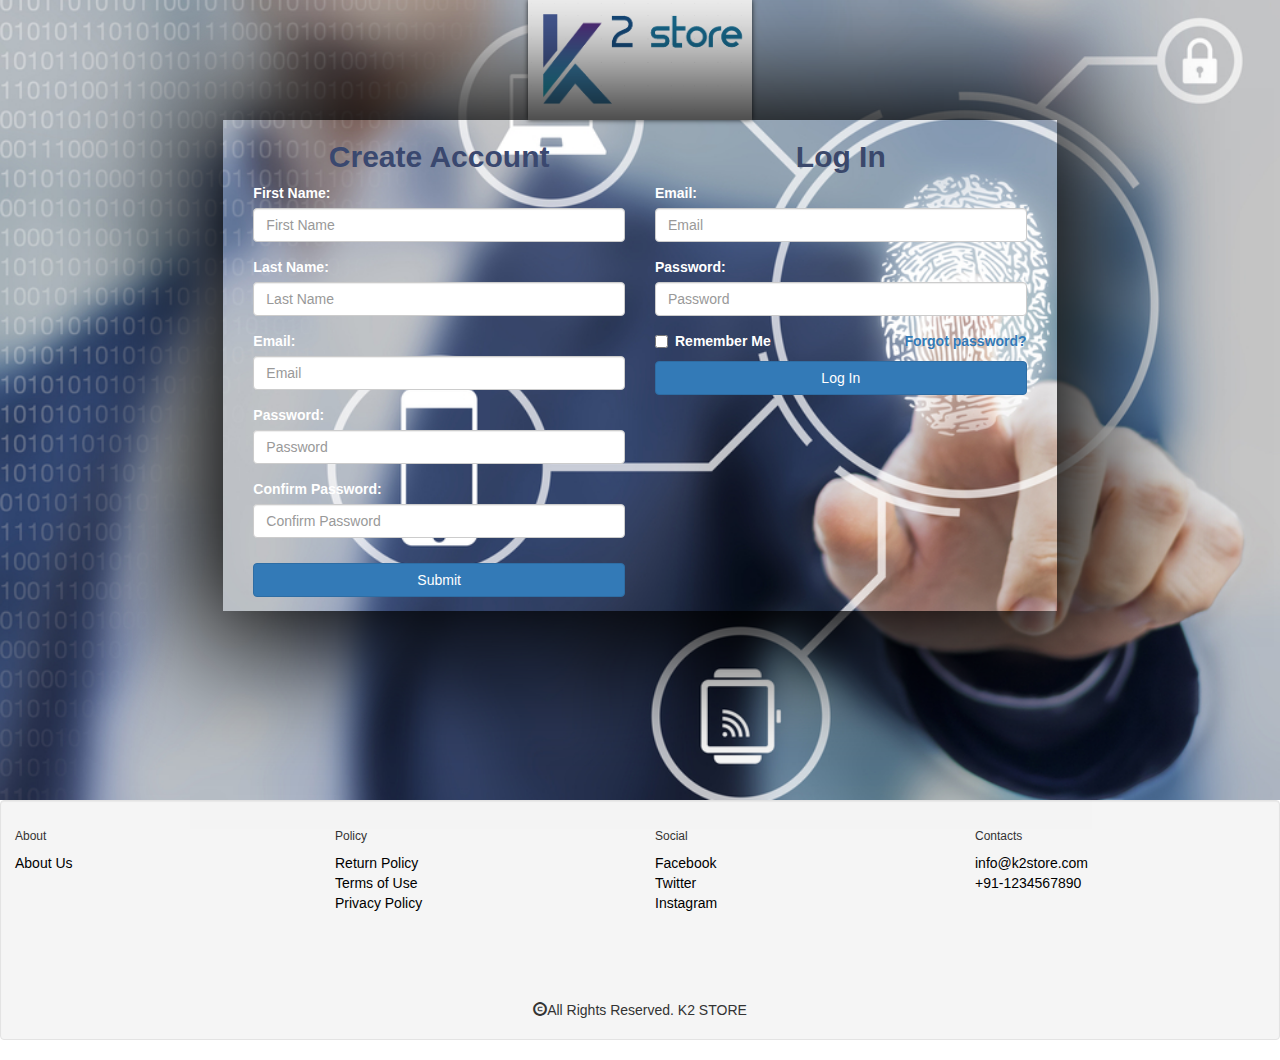
<file: K2-Store/log_in.html>
<html>

	<head>
		
		<title>K2 Store | Log In</title>
		
		<link rel="stylesheet" type="text/css" href="log_in.css">
		
		<link rel="shortcut icon" type="image/x-icon" href="images/title_icon.png" >
		
		<meta charset="utf-8">
		<meta name="viewport" content="width=device-width, initial-scale=1">
		
		<!-- Latest compiled and minified CSS -->
		<link rel="stylesheet" href="https://maxcdn.bootstrapcdn.com/bootstrap/3.4.0/css/bootstrap.min.css">

		<!-- jQuery library -->
		<script src="https://ajax.googleapis.com/ajax/libs/jquery/3.3.1/jquery.min.js"></script>

		<!-- Latest compiled JavaScript -->
		<script src="https://maxcdn.bootstrapcdn.com/bootstrap/3.4.0/js/bootstrap.min.js"></script>

		
	</head>
	
	<body>
	
		<div class="container-fluid">
		<a href="Project.html"><img class="box" src="images/k2store-logo.png" style="display:block;margin-right:auto;margin-left:auto;height:120px;width;500px;background-color:white;box-shadow: 0px 0px 5px 0px rgba(0,0,0,0.75);"></a>
		
			<div class="col-xs-2 col-xs-12"></div>
			
			<div class="col-xs-8 col-xs-12 box">
				<div class="col-sm-6">
				<h2 align="center"><b style="color:#3A486F">Create Account</b></h2>
				<form>
				
					<div class="form-group">
					
						<label for="fname">First Name:</label>
						<input type="text" id="fname" placeholder="First Name" class="form-control" required>
					
					</div>
					<div class="form-group">
					
						<label for="lname">Last Name:</label>
						<input type="text" id="lname" placeholder="Last Name" class="form-control" required>
					
					</div>
					
					<div class="form-group">
					
						<label for="createEmail">Email:</label>
						<input type="text" id="createEmail" placeholder="Email" class="form-control" required>
					
					</div>
					<div class="form-group">
					
						<label for="createPwd">Password:</label>
						<input type="password" id="createPwd" placeholder="Password" class="form-control" required>
					
					</div>
					<div class="for-group">
					
						<label for="confirmPwd">Confirm Password:</label>
						<input type="password" id="confirmPwd" placeholder="Confirm Password" class="form-control" required>
					
					</div>
					<div style="margin-top:5px;">
					<br>
						<button type="submit" class="btn btn-primary btn-block">Submit</button>
					</div>
					
				</form>
				</div>
				
				<div class="col-sm-6">
				<h2 align="center"><b style="color:#3A486B">Log In</b></h2>
				<form>
				
					<div class="form-group">
					
						<label for="loginEmail">Email:</label>
						<input type="email" id="loginEmail" placeholder="Email" class="form-control" required>
					
					</div>
					<div class="form-group">
					
						<label for="loginPwd">Password:</label>
						<input type="password" id="loginPwd" placeholder="Password" class="form-control" required>
					
					</div>
					<div class="checkbox">
					
						<label><input type="checkbox"> <strong>Remember Me</strong></label><a href="#"><strong style="float:right">Forgot password?</strong></a>
					
					</div>
					<div>
						<button type="submit" class="btn btn-primary btn-block">Log In</button>
					</div>
					
				
				</form>
				</div>
			
			</div>
			
			<div class="col-xs-2 col-xs-12"></div>
			<br><br><br><br><br><br><br><br><br><br><br><br><br><br><br><br><br><br><br><br><br><br><br><br><br><br><br><br><br><br><br><br><br><br>

		</div>
						<!--footer -->
						
						<div>
							<div class="col-sm-3 footer_div">
						
								<h6>About</h6>
								<a href="#" style="color:black" data-toggle="modal" data-target="#aboutus">About Us</a><br>	
                                <div class="modal fade" id="aboutus" role="dialog">
                                <div class="modal-dialog">
                                      <div class="modal-content">
                                        <div class="modal-header">
                                          <button type="button" class="close" data-dismiss="modal">&times;</button>
                                          <h4 class="modal-title">About Us</h4>
                                        </div>
                                        <div class="modal-body">
                                          <h3>K2 Store</h3>
										  <p>Launched in May 2019, One of India's small and emerging e-commmerce marketplace with wide range of product categories.
										  K2 Store is a small initiative by two friends to empower small and medium-sized businesses to reach customers with a number of programmes that help boost their revenue, reach and productivity.<br>

										  </p>
                                        </div>
                                      </div>
      
                                    </div>
                                </div>								
						
							</div>
							
							<div class="col-sm-3 footer_div">
							
								<h6>Policy</h6>
								<a href="#" style="color:black" data-toggle="modal" data-target="#return">Return Policy</a><br>
								<a href="#" style="color:black" data-toggle="modal" data-target="#terms">Terms of Use</a><br>
								<a href="#" style="color:black" data-toggle="modal" data-target="#privacy">Privacy Policy</a><br>
								
								
								<div class="modal fade" id="return" role="dialog">
                                <div class="modal-dialog">
                                      <div class="modal-content">
                                        <div class="modal-header">
                                          <button type="button" class="close" data-dismiss="modal">&times;</button>
                                          <h4 class="modal-title">Return Policy</h4>
                                        </div>
                                        <div class="modal-body">
                                          <p>Returns is a scheme provided by respective sellers directly under this policy in terms of which the option of exchange, replacement and/ or refund is offered by the respective sellers to you. All products listed under a particular category may not have the same returns policy. For all products, the policy on the product page shall prevail over the general returns policy. <br>
										   General Rules for a successful Return<br>
                                          <ul>
                                          <li>In certain cases where the seller is unable to process a replacement for any reason whatsoever, a refund will be given.</li>
                                          <li>During open box deliveries, while accepting your order, if you received a different or a damaged product, you will be given a refund (on the spot refunds for cash-on-delivery orders). Once you have accepted an open box delivery, no return request will be processed, except for manufacturing defects. In such cases, this category-specific replacement/return general conditions will be applicable. Click here to know more about Open Box Delivery</li>
                                          <li>For products where installation is provided by K2 Store's service partners, do not open the product packaging by yourself. K2 Store authorised personnel shall help in unboxing and installation of the product.</li>
                                          <li>For Furniture, any product related issues will be checked by an authorised service personnel (free of cost) and attempted to be resolved by replacing the faulty/ defective part of the product. Full replacement will be provided only in cases where the service personnel opines that replacing the faulty/defective part will not resolve the issue.</li>
                                          </ul>
                                          In case of returns where you would like item(s) to be picked up from a different address, the address can only be changed if pick-up service is available at the new address<br><br>
                                          The field executive will refuse to accept the return if any of the above conditions are not met.
                                          For any products for which a refund is to be given, the refund will be processed once the returned product has been received by the seller.
										  </p>
                                        </div>
                                      </div>
      
                                    </div>
                                </div>
								
								<div class="modal fade" id="terms" role="dialog">
                                <div class="modal-dialog">
                                      <div class="modal-content">
                                        <div class="modal-header">
                                          <button type="button" class="close" data-dismiss="modal">&times;</button>
                                          <h4 class="modal-title">Terms of Use</h4>
                                        </div>
                                        <div class="modal-body">
                                          <p>This document is published in accordance with the provisions of Rule 3 (1) of the Information Technology (Intermediaries guidelines) Rules, 2011 that require publishing the rules and regulations, privacy policy and Terms of Use for access or usage of website.<br>

										  The domain name is owned by K2 Store Internet Private Limited<br>
										  
                                          Your use of the Website and services and tools are governed by the following terms and conditions ( "Terms of Use" ) as applicable to the Website including the applicable policies which are incorporated herein by way of reference. If You transact on the Website, You shall be subject to the policies that are applicable to the Website for such transaction. By mere use of the Website, You shall be contracting with K2 Store Internet Private Limited and these terms and conditions including the policies constitute Your binding obligations, with K2 Store.<br>

                                          For the purpose of these Terms of Use, wherever the context so requires "You" or "User" shall mean any natural or legal person who has agreed to become a buyer on the Website by providing Registration Data while registering on the Website as Registered User using the computer systems. K2 Store allows the User to surf the Website or making purchases without registering on the Website. The term "We" , "Us" , "Our" shall mean K2 Store Internet Private Limited.<br>

                                          When You use any of the services provided by Us through the Website, including but not limited to, (e.g. Product Reviews, Seller Reviews), You will be subject to the rules, guidelines, policies, terms, and conditions applicable to such service, and they shall be deemed to be incorporated into this Terms of Use and shall be considered as part and parcel of this Terms of Use. We reserve the right, at Our sole discretion, to change, modify, add or remove portions of these Terms of Use, at any time without any prior written notice to You. It is Your responsibility to review these Terms of Use periodically for updates / changes. Your continued use of the Website following the posting of changes will mean that You accept and agree to the revisions. As long as You comply with these Terms of Use, We grant You a personal, non-exclusive, non-transferable, limited privilege to enter and use the Website.<br>

                                          ACCESSING, BROWSING OR OTHERWISE USING THE SITE INDICATES YOUR AGREEMENT TO ALL THE TERMS AND CONDITIONS UNDER THESE TERMS OF USE, SO PLEASE READ THE TERMS OF USE CAREFULLY BEFORE PROCEEDING. By impliedly or expressly accepting these Terms of Use, You also accept and agree to be bound by K2 Store Policies ((including but not limited to Privacy Policy available at Privacy) as amended from time to time.<br>
										  </p>
                                        </div>
                                      </div>
      
                                    </div>
                                </div>
								
								<div class="modal fade" id="privacy" role="dialog">
                                <div class="modal-dialog">
                                      <div class="modal-content">
                                        <div class="modal-header">
                                          <button type="button" class="close" data-dismiss="modal">&times;</button>
                                          <h4 class="modal-title">Privacy Policy</h4>
                                        </div>
                                        <div class="modal-body">
                                          <p>We value the trust you place in us. That's why we insist upon the highest standards for secure transactions and customer information privacy. Please read the following statement to learn about our information gathering and dissemination practices.<br>

                                          Note:<br>

                                          Our privacy policy is subject to change at any time without notice. To make sure you are aware of any changes, please review this policy periodically.<br>

                                          By visiting this Website you agree to be bound by the terms and conditions of this Privacy Policy. If you do not agree please do not use or access our Website.<br>

                                          By mere use of the Website, you expressly consent to our use and disclosure of your personal information in accordance with this Privacy Policy. This Privacy Policy is incorporated into and subject to the Terms of Use.<br><br>

                                          1. Collection of Personally Identifiable Information and other Information<br>

                                          When you use our Website, we collect and store your personal information which is provided by you from time to time. Our primary goal in doing so is to provide you a safe, efficient, smooth and customized experience. This allows us to provide services and features that most likely meet your needs, and to customize our Website to make your experience safer and easier. More importantly, while doing so we collect personal information from you that we consider necessary for achieving this purpose.<br>

                                          In general, you can browse the Website without telling us who you are or revealing any personal information about yourself. Once you give us your personal information, you are not anonymous to us. Where possible, we indicate which fields are required and which fields are optional. You always have the option to not provide information by choosing not to use a particular service or feature on the Website. We may automatically track certain information about you based upon your behaviour on our Website. We use this information to do internal research on our users' demographics, interests, and behaviour to better understand, protect and serve our users. This information is compiled and analysed on an aggregated basis. This information may include the URL that you just came from (whether this URL is on our Website or not), which URL you next go to (whether this URL is on our Website or not), your computer browser information, and your IP address.<br>

                                          We use data collection devices such as "cookies" on certain pages of the Website to help analyse our web page flow, measure promotional effectiveness, and promote trust and safety. "Cookies" are small files placed on your hard drive that assist us in providing our services. We offer certain features that are only available through the use of a "cookie". We also use cookies to allow you to enter your password less frequently during a session. Cookies can also help us provide information that is targeted to your interests. Most cookies are "session cookies," meaning that they are automatically deleted from your hard drive at the end of a session. You are always free to decline our cookies if your browser permits, although in that case you may not be able to use certain features on the Website and you may be required to re-enter your password more frequently during a session.<br>

                                          Additionally, you may encounter "cookies" or other similar devices on certain pages of the Website that are placed by third parties. We do not control the use of cookies by third parties.<br>

                                          If you choose to buy on the Website, we collect information about your buying behaviour.<br>

                                          If you transact with us, we collect some additional information, such as a billing address, a credit / debit card number and a credit / debit card expiration date and/ or other payment instrument details and tracking information from cheques or money orders.<br>

                                          If you choose to post messages on our message boards, chat rooms or other message areas or leave feedback, we will collect that information you provide to us. We retain this information as necessary to resolve disputes, provide customer support and troubleshoot problems as permitted by law.<br>

                                          If you send us personal correspondence, such as emails or letters, or if other users or third parties send us correspondence about your activities or postings on the Website, we may collect such information into a file specific to you.<br>

                                          We collect personally identifiable information (email address, name, phone number, credit card / debit card / other payment instrument details, etc.) from you when you set up a free account with us. While you can browse some sections of our Website without being a registered member, certain activities (such as placing an order) do require registration. We do use your contact information to send you offers based on your previous orders and your interests.<br><br>

                                          2. Use of Demographic / Profile Data / Your Information<br>

                                          We use personal information to provide the services you request. To the extent we use your personal information to market to you, we will provide you the ability to opt-out of such uses. We use your personal information to resolve disputes; troubleshoot problems; help promote a safe service; collect money; measure consumer interest in our products and services, inform you about online and offline offers, products, services, and updates; customize your experience; detect and protect us against error, fraud and other criminal activity; enforce our terms and conditions; and as otherwise described to you at the time of collection.<br>

                                          With your consent, we will have access to your SMS, contacts in your directory, location and device information and we may request you to provide your PAN and Aadhaar details to check your eligibility for certain products/services including but not limited to providing credit) being offered by us, our affiliates or our lending partners. We may share this data with our affiliates or our lending partners for the same purposes as mentioned above, however, we will not store any Aadhaar data ourselves. In the event that consent to this such use of data is withdrawn in the future, we will stop collection of such data but continue to store the data (save for Aadhaar data) and use it for internal purposes to further improve our services.<br>

                                          In our efforts to continually improve our product and service offerings, we collect and analyse demographic and profile data about our users' activity on our Website.<br>

                                          We identify and use your IP address to help diagnose problems with our server, and to administer our Website. Your IP address is also used to help identify you and to gather broad demographic information.<br>

                                          We will occasionally ask you to complete optional online surveys. These surveys may ask you for contact information and demographic information (like zip code, age, or income level). We use this data to tailor your experience at our Website, providing you with content that we think you might be interested in and to display content according to your preferences.<br>

                                          Cookies<br>
                                          A "cookie" is a small piece of information stored by a web server on a web browser so it can be later read back from that browser. Cookies are useful for enabling the browser to remember information specific to a given user. We place both permanent and temporary cookies in your computer's hard drive. The cookies do not contain any of your personally identifiable information.<br><br>

                                          3. Sharing of personal information<br>

                                          We may share personal information with our other corporate entities and affiliates. These entities and affiliates may market to you as a result of such sharing unless you explicitly opt-out.<br>

                                          We may disclose personal information to third parties. This disclosure may be required for us to provide you access to our Services, to comply with our legal obligations, to enforce our User Agreement, to facilitate our marketing and advertising activities, or to prevent, detect, mitigate, and investigate fraudulent or illegal activities related to our Services. We do not disclose your personal information to third parties for their marketing and advertising purposes without your explicit consent.<br>

                                          We may disclose personal information if required to do so by law or in the good faith belief that such disclosure is reasonably necessary to respond to subpoenas, court orders, or other legal process. We may disclose personal information to law enforcement offices, third party rights owners, or others in the good faith belief that such disclosure is reasonably necessary to: enforce our Terms or Privacy Policy; respond to claims that an advertisement, posting or other content violates the rights of a third party; or protect the rights, property or personal safety of our users or the general public.<br>

                                          We and our affiliates will share / sell some or all of your personal information with another business entity should we (or our assets) plan to merge with, or be acquired by that business entity, or re-organization, amalgamation, restructuring of business. Should such a transaction occur that other business entity (or the new combined entity) will be required to follow this privacy policy with respect to your personal information.<br></p>
                                        </div>
                                      </div>
      
                                    </div>
                                </div>
								
							
							</div>
							
							<div>
						
							<div class="col-sm-3 footer_div">
						
								<h6>Social</h6>
								<a href="https://www.facebook.com/" style="color:black">Facebook</a><br>
								<a href="https://twitter.com/login?lang=en" style="color:black">Twitter</a><br>
								<a href="https://www.instagram.com/" style="color:black">Instagram</a><br>
						
							</div>
							
							<div class="col-sm-3 footer_div">
							
								<h6>Contacts</h6>
								<a href="https://www.google.com/intl/en-GB/gmail/about/#" style="color:black">info@k2store.com</a><br>
								<span style="color:black">+91-1234567890</span><br>
							
							</div>
						
						</div>
						<center class="well"><i class="glyphicon glyphicon-copyright-mark"></i>All Rights Reserved. K2 STORE</center>	
						</div>
											

			
			<!--/footer-->
	</body>

</html>
</file>
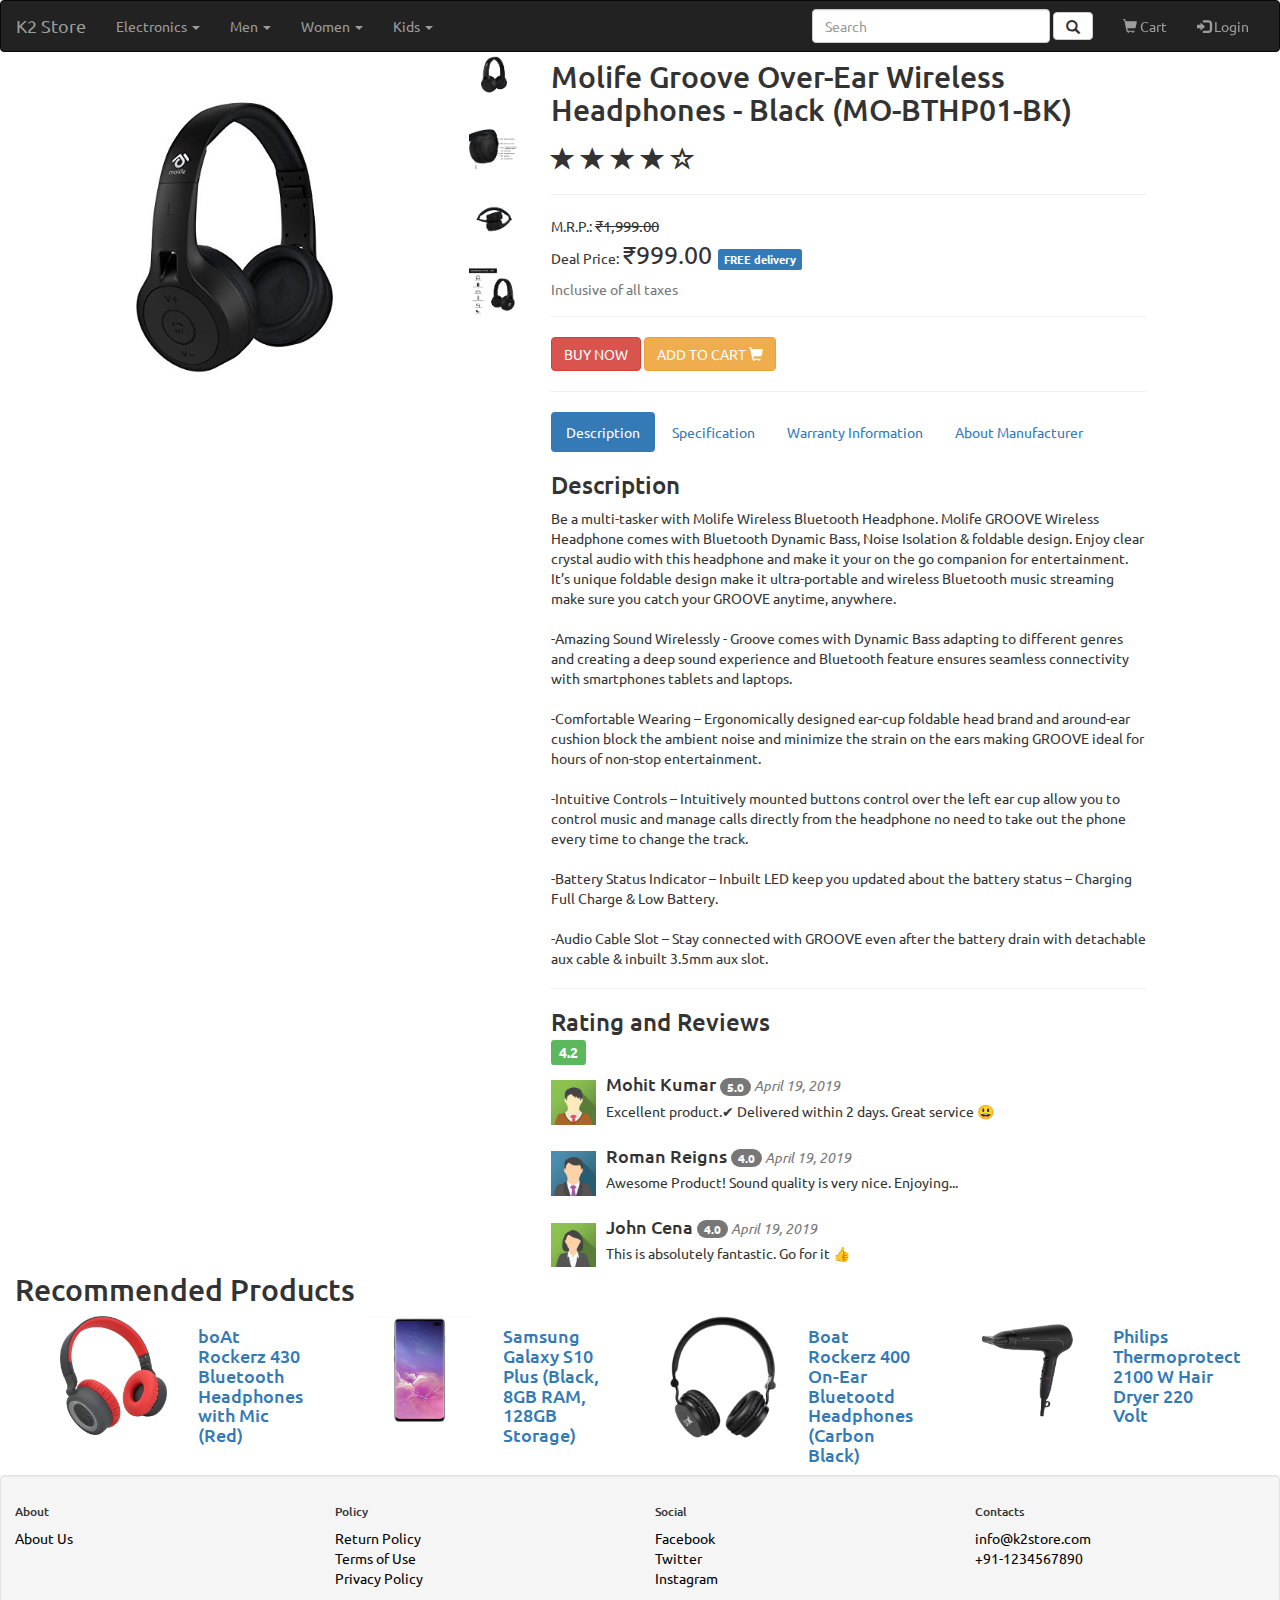
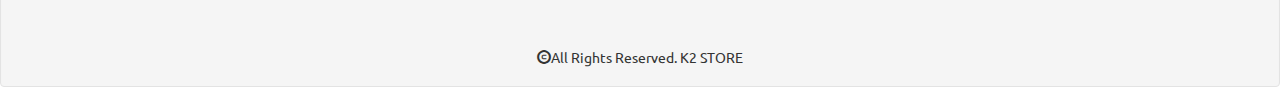
<file: K2-Store/molife_groove.html>
<html>

	<head>
	
		<title>Molife Groove Over-Ear Wireless Headphones - Black (MO-BTHP01-BK)</title>
		
		<link rel="stylesheet" type="text/css" href="product.css">
		
		<link rel="shortcut icon" type="image/x-icon" href="images/title_icon.png" >
		
		<meta charset="utf-8">
		<meta name="viewport" content="widtd=device-widtd, initial-scale=1">
		
		<!-- Latest compiled and minified CSS -->
		<link rel="stylesheet" href="https://maxcdn.bootstrapcdn.com/bootstrap/3.4.0/css/bootstrap.min.css">

		<!-- jQuery library -->
		<script src="https://ajax.googleapis.com/ajax/libs/jquery/3.3.1/jquery.min.js"></script>

		<!-- Latest compiled JavaScript -->
		<script src="https://maxcdn.bootstrapcdn.com/bootstrap/3.4.0/js/bootstrap.min.js"></script>
		
		<!--Search filter-->
		<script src="search.js"></script>
	
	</head>
	
	<body style="margin:0;padding:0;padding-top:40px;">
	
		<!-- Navigation Bar -->
		<nav class="navbar navbar-inverse" data-spy="affix" style="margin:0px;">
		
			<div class="container-fluid">
			
				<div class="navbar-header">
					<button type="button" class="navbar-toggle" data-toggle="collapse" data-target="#mynavbar">
						<span class="icon-bar"></span>
						<span class="icon-bar"></span>
						<span class="icon-bar"></span>
					</button>
					<a href="Project.html" class="navbar-brand">K2 Store</a>
				</div>
				
				<div class="collapse navbar-collapse" id="mynavbar">
				
				<ul class="nav navbar-nav">
				
					<li class="dropdown">
						<a href="#" class="dropdown-toggle" data-toggle="dropdown">Electronics <span class="caret"></span></a>
						<ul class="dropdown-menu">
							<li><a href="#">Mobiles</a></li>
							<li><a href="#">Laptops & PCs</a></li>
							<li><a href="#">Cameras</a></li>
							<li class="divider"></li>
							<li><a href="#">TV</a></li>
							<li><a href="#">Washing Machine</a></li>
							<li><a href="#">Air Conditioners</a></li>
							<li><a href="#">Kitchen Appliances</a></li>
							<li class="divider"></li>
							<li><a href="#">Accessories</a></li>
						</ul>
					</li>
					<li class="dropdown">
						<a href="#" class="dropdown-toggle" data-toggle="dropdown">Men <span class="caret"></span></a>
						<ul class="dropdown-menu">
							<li><a href="#">Top Wear</a></li>
							<li><a href="#">Bottom Wear</a></li>
							<li><a href="#">Footwear</a></li>
							<li class="divider"></li>
							<li><a href="#">Men's Grooming</a></li>
							<li><a href="#">Sports & Fitness</a></li>
							<li class="divider"></li>
							<li><a href="#">Watches & Accessories</a></li>
						</ul>
					</li>
					<li class="dropdown">
						<a href="#" class="dropdown-toggle" data-toggle="dropdown">Women <span class="caret"></span></a>
						<ul class="dropdown-menu">
							<li><a href="#">Western Wear</a></li>
							<li><a href="#">Seasonal Wear</a></li>
							<li><a href="#">Etdnic Wear</a></li>
							<li class="divider"></li>
							<li><a href="#">Sandals</a></li>
							<li><a href="#">Shoes</a></li>
							<li class="divider"></li>
							<li><a href="#">Beauty & Grooming</a></li>
							<li><a href="#">Jewellery & Accessories</a></li>
						</ul>
					</li>
					<li class="dropdown">
						<a href="#" class="dropdown-toggle" data-toggle="dropdown">Kids <span class="caret"></span></a>
						<ul class="dropdown-menu">
							<li><a href="#">Boy's Clotding</a></li>
							<li><a href="#">Girl's Clotding</a></li>
							<li><a href="#">Kid's Clotding</a></li>
							<li class="divider"></li>
							<li><a href="#">Boy's Footwear</a></li>
							<li><a href="#">Girl's Footwear</a></li>
							<li  class="divider"></li>
							<li><a href="#">Toys</a></li>
							<li><a href="#">Baby Care</a></li>
						</ul>
					</li>
				
				</ul>
				
				<ul class="nav navbar-nav navbar-right">
				
					<li>
					
						<form class="navbar-form">
				
							<div class="form-group dropdown">
								<input type="search" placeholder="Search" class="form-control dropdown-toggle" data-toggle="dropdown" id="search">
								<ul class="dropdown-menu" style="display:none" id="search_list">
							<li><a href="#">Books</a></li>
							<li><a href="#">Stationary</a></li>
							<li><a href="#">Games</a></li>
							<li><a href="#">Music</a></li>
							<li><a href="#">Movies & TV Shows</a></li>
							<li><a href="#">Sports</a></li>
							<li><a href="#">Exercise & Fitness</a></li>
							<li><a href="#">Furniture</a></li>
							<li><a href="#">Furnishing</a></li>
							<li><a href="#">Kitchen & Dining</a></li>
							<li><a href="#">Home Decor</a></li>
							<li><a href="#">Lightning</a></li>
							<li><a href="#">Tools & Hardware</a></li>
							<li><a href="#">Pet Supplies</a></li>
							<li><a href="#">Boy's Clothing</a></li>
							<li><a href="#">Girl's Clothing</a></li>
							<li><a href="#">Kid's Clothing</a></li>
							<li><a href="#">Boy's Footwear</a></li>
							<li><a href="#">Girl's Footwear</a></li>
							<li><a href="#">Toys</a></li>
							<li><a href="#">Baby Care</a></li>
							<li><a href="#">Western Wear</a></li>
							<li><a href="#">Seasonal Wear</a></li>
							<li><a href="#">Ethnic Wear</a></li>
							<li><a href="#">Sandals</a></li>
							<li><a href="#">Shoes</a></li>
							<li><a href="#">Beauty & Grooming</a></li>
							<li><a href="#">Jewellery & Accessories</a></li>
							<li><a href="#">Top Wear</a></li>
							<li><a href="#">Bottom Wear</a></li>
							<li><a href="#">Footwear</a></li>
							<li><a href="#">Men's Grooming</a></li>
							<li><a href="#">Sports & Fitness</a></li>
							<li><a href="#">Watches & Accessories</a></li>
							<li><a href="mobiles.html">Mobiles</a></li>
							<li><a href="#">Laptops & PCs</a></li>
							<li><a href="#">Cameras</a></li>
							<li><a href="#">TV</a></li>
							<li><a href="#">Washing Machine</a></li>
							<li><a href="#">Air Conditioners</a></li>
							<li><a href="#">Kitchen Appliances</a></li>
							<li><a href="#">Accessories</a></li>
						</ul>
								<button type="submit" class="btn btn-default"><i class="glyphicon glyphicon-search"></i></button>	
							</div>
							
							
				
						</form>
					
					</li>
					<li><a href="#"><span class="glyphicon glyphicon-shopping-cart"></span> Cart</a></li>
					<li><a href="log_in.html"><span class="glyphicon glyphicon-log-in"></span> Login</a></li>
					
				</ul>
				
				</div>
			
			</div>
		
		</nav>
		<!-- /Navigation Bar -->
		
		
	    <!-- /Product images -->
		<div class="container-fluid">
		<div class="col-sm-5">
		<div class="col-xs-10 tab-content" style="padding-top:10px">
		<img src="images/molife_groove_1.jpg"  id="br1" class="tab-pane fade in active img img-responsive">
		<img src="images/molife_groove_2.jpg"  id="br2" class="tab-pane fade img img-responsive">
		<img src="images/molife_groove_3.jpg"  id="br3" class="tab-pane fade img img-responsive">
		<img src="images/molife_groove_4.jpg"  id="br4" class="tab-pane fade img img-responsive">
		</div>
		
		<div class="col-xs-2">
      <ul class="nav nav-pills nav-stacked">
        <li><a data-toggle="tab"  href="#br1"><img src="images/molife_groove_1.jpg" style="height:50px;width:50px;"></a></li>
        <li><a data-toggle="tab"  href="#br2"><img src="images/molife_groove_2.jpg" style="height:50px;width:50px;"></a></li>
        <li><a data-toggle="tab"  href="#br3"><img src="images/molife_groove_3.jpg" style="height:50px;width:50px;"></a></li>
        <li><a data-toggle="tab"  href="#br4"><img src="images/molife_groove_4.jpg" style="height:50px;width:50px;"></a></li>
      </ul>
		</div>
		</div>
		<!-- /Product images -->
		
		
		<!-- /Product details --> 
		
		<div class="col-sm-6">
		<h2>Molife Groove Over-Ear Wireless Headphones - Black (MO-BTHP01-BK)</h2>
		<h3><span class="glyphicon glyphicon-star"></span>
		<span class="glyphicon glyphicon-star"></span>
		<span class="glyphicon glyphicon-star"></span>
		<span class="glyphicon glyphicon-star"></span>
		<span class="glyphicon glyphicon-star-empty"></span></h3>
		<hr>
		M.R.P.: <del style="font-size:15px;"> ₹1,999.00</del><br>
		Deal Price: <span style="font-size:25px;"> ₹999.00 </span><span class="label label-primary">FREE delivery</span><br>
		<h4><small> Inclusive of all taxes</small></h4>
		<hr>
		
		<a href="payment.html" class="btn btn-danger">BUY NOW</a>
		<a href="payment.html" class="btn btn-warning">ADD TO CART <span class="glyphicon glyphicon-shopping-cart"></span></a>
		
		<hr>
		
		
		<ul class="nav nav-pills">
    <li class="active"><a data-toggle="tab" href="#description">Description</a></li>
    <li><a data-toggle="tab" href="#specification">Specification</a></li>
    <li><a data-toggle="tab" href="#warranty">Warranty Information</a></li>
	    <li><a data-toggle="tab" href="#about">About Manufacturer</a></li>

  </ul>

  <div class="tab-content">
    <div id="description" class="tab-pane fade in active">
      <h3>Description</h3>
      <p>Be a multi-tasker with Molife Wireless Bluetooth Headphone. Molife GROOVE Wireless Headphone comes with Bluetooth Dynamic Bass, Noise Isolation & foldable design. Enjoy clear crystal audio with this headphone and make it your on the go companion for entertainment. It’s unique foldable design make it ultra-portable and wireless Bluetooth music streaming make sure you catch your GROOVE anytime, anywhere.<br><br>
	  -Amazing Sound Wirelessly - Groove comes with Dynamic Bass adapting to different genres and creating a deep sound experience and Bluetooth feature ensures seamless connectivity with smartphones tablets and laptops.<br><br>
-Comfortable Wearing – Ergonomically designed ear-cup foldable head brand and around-ear cushion block the ambient noise and minimize the strain on the ears making GROOVE ideal for hours of non-stop entertainment.<br><br>
-Intuitive Controls – Intuitively mounted buttons control over the left ear cup allow you to control music and manage calls directly from the headphone no need to take out the phone every time to change the track.<br><br>
-Battery Status Indicator – Inbuilt LED keep you updated about the battery status – Charging Full Charge & Low Battery.<br><br>
-Audio Cable Slot – Stay connected with GROOVE even after the battery drain with detachable aux cable & inbuilt 3.5mm aux slot.</p>
    </div>
	
	
    <div id="specification" class="tab-pane fade">
      <h3>Specification</h3>
      <p>
	  <table class="table" style="font-size:14px;">
	  <br>
	  <tr><td><h4>General</h4></td></tr>
	  <tr>
	  <th>Model Name</th>
	  <td>MO-BTHP01</td>
	  </tr>
	  <tr>
	  <th>Color</th>
	  <td>Black</td>
	  </tr>
	  <tr>
	  <th>Headphone Type</th>
	  <td>On the Ear</td>
	  </tr>
	  <tr>
	  <th>Inline Remote</th>
	  <td>No</td>
	  </tr>
	  <tr>
	  <th>Sales Package</th>
	  <td>Wireless Headphone, Manual, Audio Cable, Charging Cable</td>
	  </tr>
	  <tr>
	  <th>Connectivity</th>
	  <td>Wired & Bluetooth</td>
	  </tr>
	  
	  <tr><td><h4>Product Features</h4></td></tr>
	  <tr>
	  <th>Talk time</th>
	  <td>3hours</td>
	  </tr>
	  <tr>
	  <th>Standby time</th>
	  <td>60 hours</td>
	  </tr>
	  <tr>
	  <th>Charge port type</th>
	  <td>Micro USB</td>
	  </tr>
	  <tr>
	  <th>Bluetooth specification</th>
	  <td>AC6905</td>
	  </tr>
	  
	  </table>

	  </p>
    </div>
	
	
    <div id="warranty" class="tab-pane fade">
      <h3>Warranty Information</h3>
      <p>
	  <table class="table table-striped" style="font-size:14px;">
	  <tr>
	  <td>Domestic Warranty</td>
	  <td>1 Year</td>
	  </tr>
	  <tr>
	  <td>Warranty Summary</td>
	  <td>1 Year</td>
	  </tr>
	  <tr>
	  <td>Warranty Service Type</td>
	  <td>On-site Service. Customer needs to call the nearby Authorized Service Center</td>
	  </tr>
	  <tr>
	  <td>Covered in Warranty</td>
	  <td>Warranty of the product is limited to manufacturing defects only</td>
	  </tr>
	  <tr>
	  <td>Not Covered in Warranty</td>
	  <td>Physical Damage</td>
	  </tr>
	  </table>
	  </p>
    </div>
	
	
	<div id="about" class="tab-pane fade">
      <h3>About Manufacturer</h3>
      <p>
	  Launched in 2006, Molife is one of India’s first home-grown Mobile & Lifestyle Accessory Brands. An Optiemus Infracom group company, Molife was incepted to offer quality & aesthetics at affordable prices in the Indian Markets. Led by a young team, Molife’s focus has always been on leading through innovation and create a series of market-firsts. Initially Molife primary focus was on Mobile covers & peripheries, however the brand has recently diversified its portfolio into offering connectivity, entertainment & power.<br>
	  <img src="images/molife_groove_5.jpg" class="img img-responsive">
	  <img src="images/molife_groove_6.jpg" class="img img-responsive">
	  </p>
    </div>
  </div>
  
  <hr>
  <h3>Rating and Reviews</h3><h4><span class="label label-success">4.2</span></h4>
  
  <div class="media">
     <div class="media-left media-middle">
      <img src="images/img_avatar2.png" class="media-object" style="width:45px">
    </div>
    <div class="media-body">
      <h4 class="media-heading">Mohit Kumar <span class="badge">5.0</span><small><i> April 19, 2019</i></small></h4>
      <p>Excellent product.✔ Delivered within 2 days. Great service 😃</p>
      
      
      
    </div>
  </div>
  <div class="media">
            <div class="media-left media-middle">
              <img src="images/img_avatar3.png" class="media-object" style="width:45px">
            </div>
            <div class="media-body">
              <h4 class="media-heading">Roman Reigns <span class="badge">4.0</span><small><i> April 19, 2019</i></small></h4>
              <p>Awesome Product! Sound quality is very nice. Enjoying...</p>
            </div>
          </div>
		  
   <div class="media">
        <div class="media-left media-middle">
          <img src="images/img_avatar4.png" class="media-object" style="width:45px">
        </div>
        <div class="media-body">
          <h4 class="media-heading">John Cena <span class="badge">4.0</span><small><i> April 19, 2019</i></small></h4>
          <p>This is absolutely fantastic. Go for it 👍</p>

          
          
        </div>
      </div>
		</div>
		<!-- /Product details --> 
		
		
        <!-- /Suggestions -->
		<h2>Recommended Products</h2>
		<div class="col-sm-12">
		
		<div class="col-sm-3">
		<a href="boat_rockerz_430.html">
		<div class="col-sm-6">
		<img src="images/boat_rockerz_430_1.jpg" class="img img-responsive">
		</div>
		<div class="col-sm-6">
		<h4>boAt Rockerz 430 Bluetooth Headphones with Mic (Red)</h4>
		</div>
		</a><hr>
		</div>
		
		<div class="col-sm-3">
		<a href="samsung_s10.html">
		<div class="col-sm-6">
		<img src="images/samsung_s10.jpg" class="img img-responsive">
		</div>
		<div class="col-sm-6">
		<h4>Samsung Galaxy S10 Plus (Black, 8GB RAM, 128GB Storage)</h4>
		</div>
		</a><hr>
		</div>
		
		<div class="col-sm-3">
		<a href="boat_rockerz_400.html">
		<div class="col-sm-6">
		<img src="images/boat_rockerz_400_1.jpg" class="img img-responsive">
		</div>
		<div class="col-sm-6">
		<h4>Boat Rockerz 400 On-Ear Bluetootd Headphones (Carbon Black)</h4>
		</div>
		</a><hr>
		</div>
		
		<div class="col-sm-3">
		<a href="philips_hairdryer.html">
		<div class="col-sm-6">
		<img src="images/philips_hairdryer.jpg" class="img img-responsive">
		</div>
		<div class="col-sm-6">
		<h4>Philips Thermoprotect 2100 W Hair Dryer 220 Volt</h4>
		</div>
		</a><hr>
		</div>
		
		</div>
		
		<!-- /Suggestions -->
		
		</div>
		
					<!--footer -->
			<div>				
						
							<div class="col-sm-3 footer_div">
						
								<h6>About</h6>
								<a href="#" style="color:black" data-toggle="modal" data-target="#aboutus">About Us</a><br>	
                                <div class="modal fade" id="aboutus" role="dialog">
                                <div class="modal-dialog">
                                      <div class="modal-content">
                                        <div class="modal-header">
                                          <button type="button" class="close" data-dismiss="modal">&times;</button>
                                          <h4 class="modal-title">About Us</h4>
                                        </div>
                                        <div class="modal-body">
                                          <h3>K2 Store</h3>
										  <p>Launched in May 2019, One of India's small and emerging e-commmerce marketplace with wide range of product categories.
										  K2 Store is a small initiative by two friends to empower small and medium-sized businesses to reach customers with a number of programmes that help boost their revenue, reach and productivity.<br>

										  </p>
                                        </div>
                                      </div>
      
                                    </div>
                                </div>								
						
							</div>
							
							<div class="col-sm-3 footer_div">
							
								<h6>Policy</h6>
								<a href="#" style="color:black" data-toggle="modal" data-target="#return">Return Policy</a><br>
								<a href="#" style="color:black" data-toggle="modal" data-target="#terms">Terms of Use</a><br>
								<a href="#" style="color:black" data-toggle="modal" data-target="#privacy">Privacy Policy</a><br>
								
								
								<div class="modal fade" id="return" role="dialog">
                                <div class="modal-dialog">
                                      <div class="modal-content">
                                        <div class="modal-header">
                                          <button type="button" class="close" data-dismiss="modal">&times;</button>
                                          <h4 class="modal-title">Return Policy</h4>
                                        </div>
                                        <div class="modal-body">
                                          <p>Returns is a scheme provided by respective sellers directly under this policy in terms of which the option of exchange, replacement and/ or refund is offered by the respective sellers to you. All products listed under a particular category may not have the same returns policy. For all products, the policy on the product page shall prevail over the general returns policy. <br>
										   General Rules for a successful Return<br>
                                          <ul>
                                          <li>In certain cases where the seller is unable to process a replacement for any reason whatsoever, a refund will be given.</li>
                                          <li>During open box deliveries, while accepting your order, if you received a different or a damaged product, you will be given a refund (on the spot refunds for cash-on-delivery orders). Once you have accepted an open box delivery, no return request will be processed, except for manufacturing defects. In such cases, this category-specific replacement/return general conditions will be applicable. Click here to know more about Open Box Delivery</li>
                                          <li>For products where installation is provided by K2 Store's service partners, do not open the product packaging by yourself. K2 Store authorised personnel shall help in unboxing and installation of the product.</li>
                                          <li>For Furniture, any product related issues will be checked by an authorised service personnel (free of cost) and attempted to be resolved by replacing the faulty/ defective part of the product. Full replacement will be provided only in cases where the service personnel opines that replacing the faulty/defective part will not resolve the issue.</li>
                                          </ul>
                                          In case of returns where you would like item(s) to be picked up from a different address, the address can only be changed if pick-up service is available at the new address<br><br>
                                          The field executive will refuse to accept the return if any of the above conditions are not met.
                                          For any products for which a refund is to be given, the refund will be processed once the returned product has been received by the seller.
										  </p>
                                        </div>
                                      </div>
      
                                    </div>
                                </div>
								
								<div class="modal fade" id="terms" role="dialog">
                                <div class="modal-dialog">
                                      <div class="modal-content">
                                        <div class="modal-header">
                                          <button type="button" class="close" data-dismiss="modal">&times;</button>
                                          <h4 class="modal-title">Terms of Use</h4>
                                        </div>
                                        <div class="modal-body">
                                          <p>This document is published in accordance with the provisions of Rule 3 (1) of the Information Technology (Intermediaries guidelines) Rules, 2011 that require publishing the rules and regulations, privacy policy and Terms of Use for access or usage of website.<br>

										  The domain name is owned by K2 Store Internet Private Limited<br>
										  
                                          Your use of the Website and services and tools are governed by the following terms and conditions ( "Terms of Use" ) as applicable to the Website including the applicable policies which are incorporated herein by way of reference. If You transact on the Website, You shall be subject to the policies that are applicable to the Website for such transaction. By mere use of the Website, You shall be contracting with K2 Store Internet Private Limited and these terms and conditions including the policies constitute Your binding obligations, with K2 Store.<br>

                                          For the purpose of these Terms of Use, wherever the context so requires "You" or "User" shall mean any natural or legal person who has agreed to become a buyer on the Website by providing Registration Data while registering on the Website as Registered User using the computer systems. K2 Store allows the User to surf the Website or making purchases without registering on the Website. The term "We" , "Us" , "Our" shall mean K2 Store Internet Private Limited.<br>

                                          When You use any of the services provided by Us through the Website, including but not limited to, (e.g. Product Reviews, Seller Reviews), You will be subject to the rules, guidelines, policies, terms, and conditions applicable to such service, and they shall be deemed to be incorporated into this Terms of Use and shall be considered as part and parcel of this Terms of Use. We reserve the right, at Our sole discretion, to change, modify, add or remove portions of these Terms of Use, at any time without any prior written notice to You. It is Your responsibility to review these Terms of Use periodically for updates / changes. Your continued use of the Website following the posting of changes will mean that You accept and agree to the revisions. As long as You comply with these Terms of Use, We grant You a personal, non-exclusive, non-transferable, limited privilege to enter and use the Website.<br>

                                          ACCESSING, BROWSING OR OTHERWISE USING THE SITE INDICATES YOUR AGREEMENT TO ALL THE TERMS AND CONDITIONS UNDER THESE TERMS OF USE, SO PLEASE READ THE TERMS OF USE CAREFULLY BEFORE PROCEEDING. By impliedly or expressly accepting these Terms of Use, You also accept and agree to be bound by K2 Store Policies ((including but not limited to Privacy Policy available at Privacy) as amended from time to time.<br>
										  </p>
                                        </div>
                                      </div>
      
                                    </div>
                                </div>
								
								<div class="modal fade" id="privacy" role="dialog">
                                <div class="modal-dialog">
                                      <div class="modal-content">
                                        <div class="modal-header">
                                          <button type="button" class="close" data-dismiss="modal">&times;</button>
                                          <h4 class="modal-title">Privacy Policy</h4>
                                        </div>
                                        <div class="modal-body">
                                          <p>We value the trust you place in us. That's why we insist upon the highest standards for secure transactions and customer information privacy. Please read the following statement to learn about our information gathering and dissemination practices.<br>

                                          Note:<br>

                                          Our privacy policy is subject to change at any time without notice. To make sure you are aware of any changes, please review this policy periodically.<br>

                                          By visiting this Website you agree to be bound by the terms and conditions of this Privacy Policy. If you do not agree please do not use or access our Website.<br>

                                          By mere use of the Website, you expressly consent to our use and disclosure of your personal information in accordance with this Privacy Policy. This Privacy Policy is incorporated into and subject to the Terms of Use.<br><br>

                                          1. Collection of Personally Identifiable Information and other Information<br>

                                          When you use our Website, we collect and store your personal information which is provided by you from time to time. Our primary goal in doing so is to provide you a safe, efficient, smooth and customized experience. This allows us to provide services and features that most likely meet your needs, and to customize our Website to make your experience safer and easier. More importantly, while doing so we collect personal information from you that we consider necessary for achieving this purpose.<br>

                                          In general, you can browse the Website without telling us who you are or revealing any personal information about yourself. Once you give us your personal information, you are not anonymous to us. Where possible, we indicate which fields are required and which fields are optional. You always have the option to not provide information by choosing not to use a particular service or feature on the Website. We may automatically track certain information about you based upon your behaviour on our Website. We use this information to do internal research on our users' demographics, interests, and behaviour to better understand, protect and serve our users. This information is compiled and analysed on an aggregated basis. This information may include the URL that you just came from (whether this URL is on our Website or not), which URL you next go to (whether this URL is on our Website or not), your computer browser information, and your IP address.<br>

                                          We use data collection devices such as "cookies" on certain pages of the Website to help analyse our web page flow, measure promotional effectiveness, and promote trust and safety. "Cookies" are small files placed on your hard drive that assist us in providing our services. We offer certain features that are only available through the use of a "cookie". We also use cookies to allow you to enter your password less frequently during a session. Cookies can also help us provide information that is targeted to your interests. Most cookies are "session cookies," meaning that they are automatically deleted from your hard drive at the end of a session. You are always free to decline our cookies if your browser permits, although in that case you may not be able to use certain features on the Website and you may be required to re-enter your password more frequently during a session.<br>

                                          Additionally, you may encounter "cookies" or other similar devices on certain pages of the Website that are placed by third parties. We do not control the use of cookies by third parties.<br>

                                          If you choose to buy on the Website, we collect information about your buying behaviour.<br>

                                          If you transact with us, we collect some additional information, such as a billing address, a credit / debit card number and a credit / debit card expiration date and/ or other payment instrument details and tracking information from cheques or money orders.<br>

                                          If you choose to post messages on our message boards, chat rooms or other message areas or leave feedback, we will collect that information you provide to us. We retain this information as necessary to resolve disputes, provide customer support and troubleshoot problems as permitted by law.<br>

                                          If you send us personal correspondence, such as emails or letters, or if other users or third parties send us correspondence about your activities or postings on the Website, we may collect such information into a file specific to you.<br>

                                          We collect personally identifiable information (email address, name, phone number, credit card / debit card / other payment instrument details, etc.) from you when you set up a free account with us. While you can browse some sections of our Website without being a registered member, certain activities (such as placing an order) do require registration. We do use your contact information to send you offers based on your previous orders and your interests.<br><br>

                                          2. Use of Demographic / Profile Data / Your Information<br>

                                          We use personal information to provide the services you request. To the extent we use your personal information to market to you, we will provide you the ability to opt-out of such uses. We use your personal information to resolve disputes; troubleshoot problems; help promote a safe service; collect money; measure consumer interest in our products and services, inform you about online and offline offers, products, services, and updates; customize your experience; detect and protect us against error, fraud and other criminal activity; enforce our terms and conditions; and as otherwise described to you at the time of collection.<br>

                                          With your consent, we will have access to your SMS, contacts in your directory, location and device information and we may request you to provide your PAN and Aadhaar details to check your eligibility for certain products/services including but not limited to providing credit) being offered by us, our affiliates or our lending partners. We may share this data with our affiliates or our lending partners for the same purposes as mentioned above, however, we will not store any Aadhaar data ourselves. In the event that consent to this such use of data is withdrawn in the future, we will stop collection of such data but continue to store the data (save for Aadhaar data) and use it for internal purposes to further improve our services.<br>

                                          In our efforts to continually improve our product and service offerings, we collect and analyse demographic and profile data about our users' activity on our Website.<br>

                                          We identify and use your IP address to help diagnose problems with our server, and to administer our Website. Your IP address is also used to help identify you and to gather broad demographic information.<br>

                                          We will occasionally ask you to complete optional online surveys. These surveys may ask you for contact information and demographic information (like zip code, age, or income level). We use this data to tailor your experience at our Website, providing you with content that we think you might be interested in and to display content according to your preferences.<br>

                                          Cookies<br>
                                          A "cookie" is a small piece of information stored by a web server on a web browser so it can be later read back from that browser. Cookies are useful for enabling the browser to remember information specific to a given user. We place both permanent and temporary cookies in your computer's hard drive. The cookies do not contain any of your personally identifiable information.<br><br>

                                          3. Sharing of personal information<br>

                                          We may share personal information with our other corporate entities and affiliates. These entities and affiliates may market to you as a result of such sharing unless you explicitly opt-out.<br>

                                          We may disclose personal information to third parties. This disclosure may be required for us to provide you access to our Services, to comply with our legal obligations, to enforce our User Agreement, to facilitate our marketing and advertising activities, or to prevent, detect, mitigate, and investigate fraudulent or illegal activities related to our Services. We do not disclose your personal information to third parties for their marketing and advertising purposes without your explicit consent.<br>

                                          We may disclose personal information if required to do so by law or in the good faith belief that such disclosure is reasonably necessary to respond to subpoenas, court orders, or other legal process. We may disclose personal information to law enforcement offices, third party rights owners, or others in the good faith belief that such disclosure is reasonably necessary to: enforce our Terms or Privacy Policy; respond to claims that an advertisement, posting or other content violates the rights of a third party; or protect the rights, property or personal safety of our users or the general public.<br>

                                          We and our affiliates will share / sell some or all of your personal information with another business entity should we (or our assets) plan to merge with, or be acquired by that business entity, or re-organization, amalgamation, restructuring of business. Should such a transaction occur that other business entity (or the new combined entity) will be required to follow this privacy policy with respect to your personal information.<br></p>
                                        </div>
                                      </div>
      
                                    </div>
                                </div>
								
							
							</div>
							
							<div>
						
							<div class="col-sm-3 footer_div">
						
								<h6>Social</h6>
								<a href="https://www.facebook.com/" style="color:black">Facebook</a><br>
								<a href="https://twitter.com/login?lang=en" style="color:black">Twitter</a><br>
								<a href="https://www.instagram.com/" style="color:black">Instagram</a><br>
						
							</div>
							
							<div class="col-sm-3 footer_div">
							
								<h6>Contacts</h6>
								<a href="https://www.google.com/intl/en-GB/gmail/about/#" style="color:black">info@k2store.com</a><br>
								<span style="color:black">+91-1234567890</span><br>
							
							</div>
						
						</div>
						<center class="well"><i class="glyphicon glyphicon-copyright-mark"></i>All Rights Reserved. K2 STORE</center>	
				</div>
											

			
			<!--/footer-->
	
	</body>

</html>
</file>
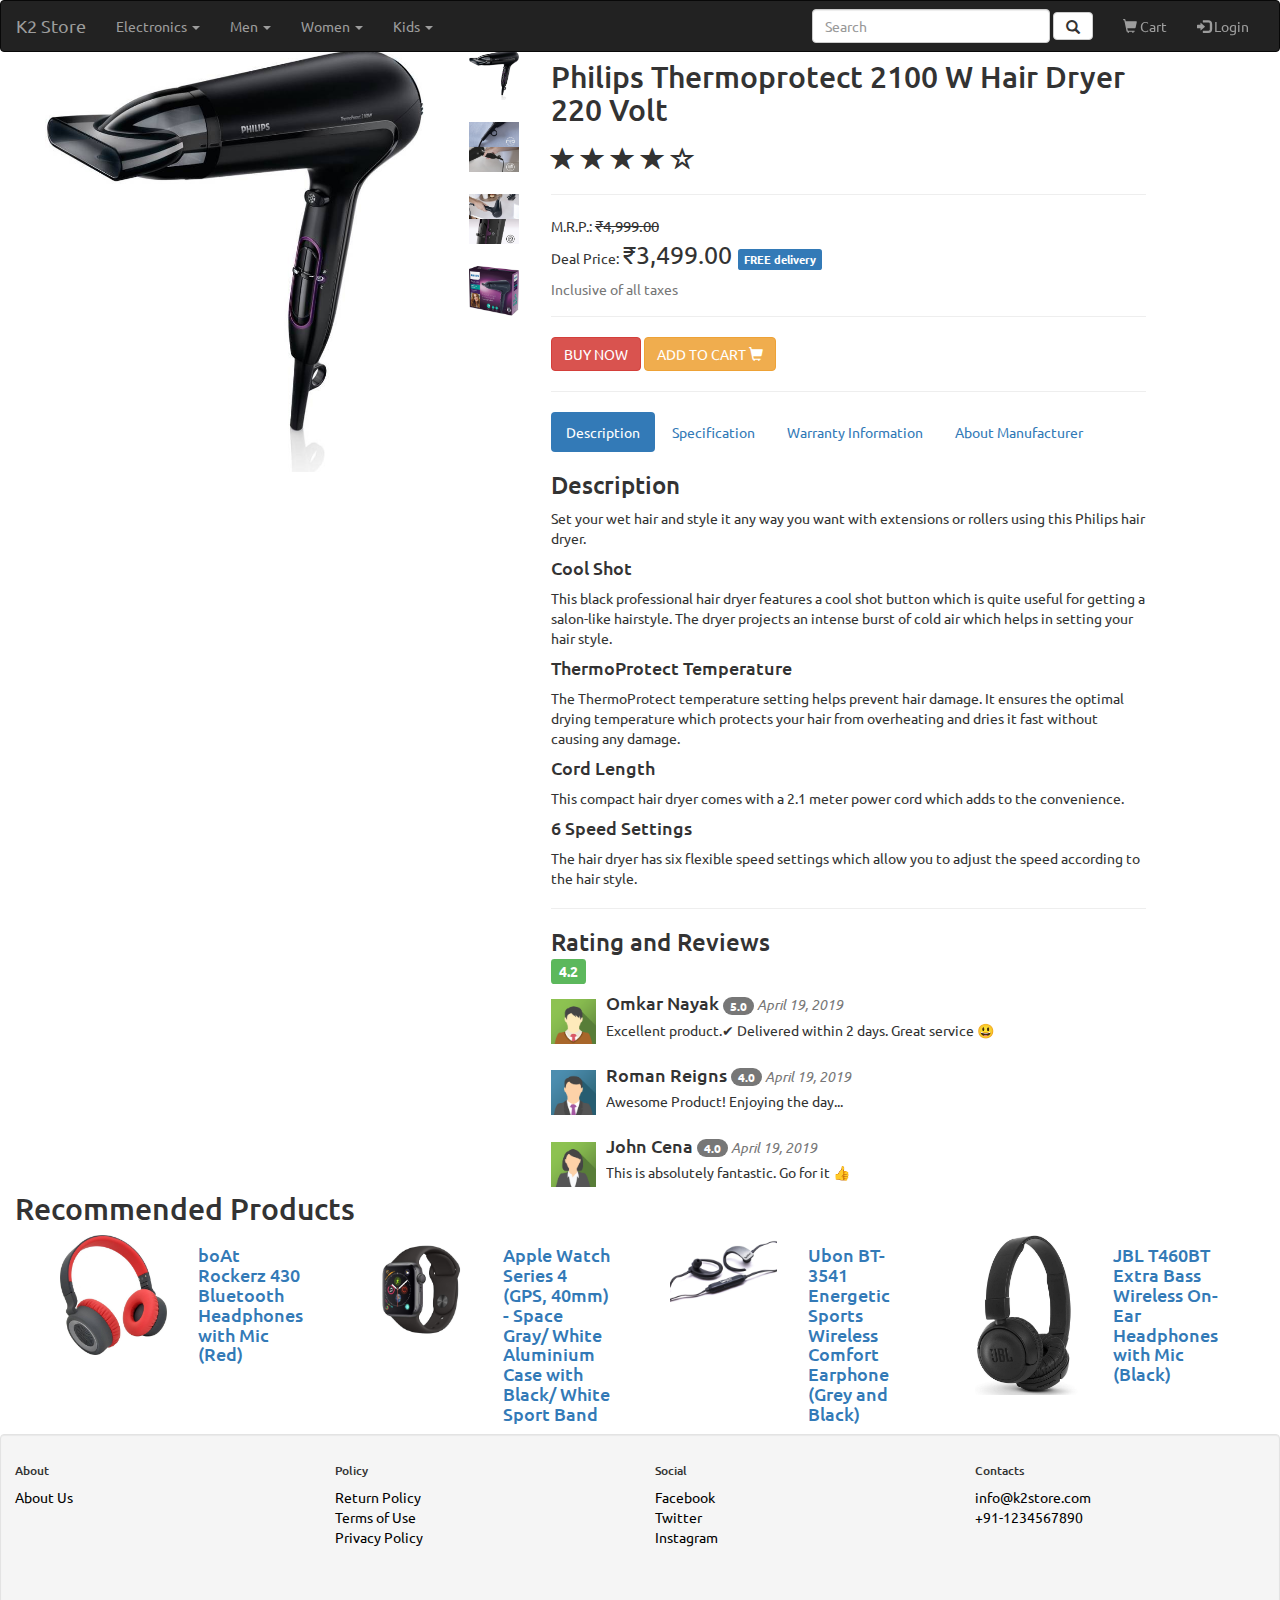
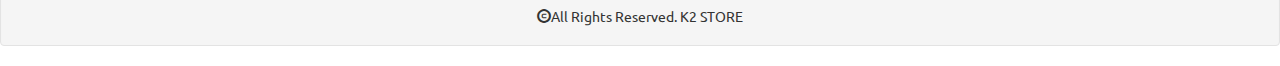
<file: K2-Store/philips_hairdryer.html>
<html>

	<head>
	
		<title>Philips Thermoprotect 2100 W Hair Dryer 220 Volt</title>
		
		<link rel="stylesheet" type="text/css" href="product.css">
		
		<link rel="shortcut icon" type="image/x-icon" href="images/title_icon.png" >
		
		<meta charset="utf-8">
		<meta name="viewport" content="widtd=device-widtd, initial-scale=1">
		
		<!-- Latest compiled and minified CSS -->
		<link rel="stylesheet" href="https://maxcdn.bootstrapcdn.com/bootstrap/3.4.0/css/bootstrap.min.css">

		<!-- jQuery library -->
		<script src="https://ajax.googleapis.com/ajax/libs/jquery/3.3.1/jquery.min.js"></script>

		<!-- Latest compiled JavaScript -->
		<script src="https://maxcdn.bootstrapcdn.com/bootstrap/3.4.0/js/bootstrap.min.js"></script>
		
		<!--Search filter-->
		<script src="search.js"></script>
	
	</head>
	
	<body style="margin:0;padding:0;padding-top:40px;">
	
		<!-- Navigation Bar -->
		<nav class="navbar navbar-inverse" data-spy="affix" style="margin:0px;">
		
			<div class="container-fluid">
			
				<div class="navbar-header">
					<button type="button" class="navbar-toggle" data-toggle="collapse" data-target="#mynavbar">
						<span class="icon-bar"></span>
						<span class="icon-bar"></span>
						<span class="icon-bar"></span>
					</button>
					<a href="Project.html" class="navbar-brand">K2 Store</a>
				</div>
				
				<div class="collapse navbar-collapse" id="mynavbar">
				
				<ul class="nav navbar-nav">
				
					<li class="dropdown">
						<a href="#" class="dropdown-toggle" data-toggle="dropdown">Electronics <span class="caret"></span></a>
						<ul class="dropdown-menu">
							<li><a href="#">Mobiles</a></li>
							<li><a href="#">Laptops & PCs</a></li>
							<li><a href="#">Cameras</a></li>
							<li class="divider"></li>
							<li><a href="#">TV</a></li>
							<li><a href="#">Washing Machine</a></li>
							<li><a href="#">Air Conditioners</a></li>
							<li><a href="#">Kitchen Appliances</a></li>
							<li class="divider"></li>
							<li><a href="#">Accessories</a></li>
						</ul>
					</li>
					<li class="dropdown">
						<a href="#" class="dropdown-toggle" data-toggle="dropdown">Men <span class="caret"></span></a>
						<ul class="dropdown-menu">
							<li><a href="#">Top Wear</a></li>
							<li><a href="#">Bottom Wear</a></li>
							<li><a href="#">Footwear</a></li>
							<li class="divider"></li>
							<li><a href="#">Men's Grooming</a></li>
							<li><a href="#">Sports & Fitness</a></li>
							<li class="divider"></li>
							<li><a href="#">Watches & Accessories</a></li>
						</ul>
					</li>
					<li class="dropdown">
						<a href="#" class="dropdown-toggle" data-toggle="dropdown">Women <span class="caret"></span></a>
						<ul class="dropdown-menu">
							<li><a href="#">Western Wear</a></li>
							<li><a href="#">Seasonal Wear</a></li>
							<li><a href="#">Etdnic Wear</a></li>
							<li class="divider"></li>
							<li><a href="#">Sandals</a></li>
							<li><a href="#">Shoes</a></li>
							<li class="divider"></li>
							<li><a href="#">Beauty & Grooming</a></li>
							<li><a href="#">Jewellery & Accessories</a></li>
						</ul>
					</li>
					<li class="dropdown">
						<a href="#" class="dropdown-toggle" data-toggle="dropdown">Kids <span class="caret"></span></a>
						<ul class="dropdown-menu">
							<li><a href="#">Boy's Clotding</a></li>
							<li><a href="#">Girl's Clotding</a></li>
							<li><a href="#">Kid's Clotding</a></li>
							<li class="divider"></li>
							<li><a href="#">Boy's Footwear</a></li>
							<li><a href="#">Girl's Footwear</a></li>
							<li  class="divider"></li>
							<li><a href="#">Toys</a></li>
							<li><a href="#">Baby Care</a></li>
						</ul>
					</li>
				
				</ul>
				
				<ul class="nav navbar-nav navbar-right">
				
					<li>
					
						<form class="navbar-form">
				
							<div class="form-group dropdown">
								<input type="search" placeholder="Search" class="form-control dropdown-toggle" data-toggle="dropdown" id="search">
								<ul class="dropdown-menu" style="display:none" id="search_list">
							<li><a href="#">Books</a></li>
							<li><a href="#">Stationary</a></li>
							<li><a href="#">Games</a></li>
							<li><a href="#">Music</a></li>
							<li><a href="#">Movies & TV Shows</a></li>
							<li><a href="#">Sports</a></li>
							<li><a href="#">Exercise & Fitness</a></li>
							<li><a href="#">Furniture</a></li>
							<li><a href="#">Furnishing</a></li>
							<li><a href="#">Kitchen & Dining</a></li>
							<li><a href="#">Home Decor</a></li>
							<li><a href="#">Lightning</a></li>
							<li><a href="#">Tools & Hardware</a></li>
							<li><a href="#">Pet Supplies</a></li>
							<li><a href="#">Boy's Clothing</a></li>
							<li><a href="#">Girl's Clothing</a></li>
							<li><a href="#">Kid's Clothing</a></li>
							<li><a href="#">Boy's Footwear</a></li>
							<li><a href="#">Girl's Footwear</a></li>
							<li><a href="#">Toys</a></li>
							<li><a href="#">Baby Care</a></li>
							<li><a href="#">Western Wear</a></li>
							<li><a href="#">Seasonal Wear</a></li>
							<li><a href="#">Ethnic Wear</a></li>
							<li><a href="#">Sandals</a></li>
							<li><a href="#">Shoes</a></li>
							<li><a href="#">Beauty & Grooming</a></li>
							<li><a href="#">Jewellery & Accessories</a></li>
							<li><a href="#">Top Wear</a></li>
							<li><a href="#">Bottom Wear</a></li>
							<li><a href="#">Footwear</a></li>
							<li><a href="#">Men's Grooming</a></li>
							<li><a href="#">Sports & Fitness</a></li>
							<li><a href="#">Watches & Accessories</a></li>
							<li><a href="mobiles.html">Mobiles</a></li>
							<li><a href="#">Laptops & PCs</a></li>
							<li><a href="#">Cameras</a></li>
							<li><a href="#">TV</a></li>
							<li><a href="#">Washing Machine</a></li>
							<li><a href="#">Air Conditioners</a></li>
							<li><a href="#">Kitchen Appliances</a></li>
							<li><a href="#">Accessories</a></li>
						</ul>
								<button type="submit" class="btn btn-default"><i class="glyphicon glyphicon-search"></i></button>	
							</div>
							
							
				
						</form>
					
					</li>
					<li><a href="#"><span class="glyphicon glyphicon-shopping-cart"></span> Cart</a></li>
					<li><a href="log_in.html"><span class="glyphicon glyphicon-log-in"></span> Login</a></li>
					
				</ul>
				
				</div>
			
			</div>
		
		</nav>
		<!-- /Navigation Bar -->
		
		
	    <!-- /Product images -->
		<div class="container-fluid">
		<div class="col-sm-5">
		<div class="col-xs-10 tab-content" style="padding-top:10px">
		<img src="images/philips_hairdryer_1.jpg"  id="br1" class="tab-pane fade in active img img-responsive">
		<img src="images/philips_hairdryer_2.jpg"  id="br2" class="tab-pane fade img img-responsive">
		<img src="images/philips_hairdryer_3.jpg"  id="br3" class="tab-pane fade img img-responsive">
		<img src="images/philips_hairdryer_4.jpg"  id="br4" class="tab-pane fade img img-responsive">
		</div>
		
		<div class="col-xs-2">
      <ul class="nav nav-pills nav-stacked">
        <li><a data-toggle="tab"  href="#br1"><img src="images/philips_hairdryer_1.jpg" style="height:50px;width:50px;"></a></li>
        <li><a data-toggle="tab"  href="#br2"><img src="images/philips_hairdryer_2.jpg" style="height:50px;width:50px;"></a></li>
        <li><a data-toggle="tab"  href="#br3"><img src="images/philips_hairdryer_3.jpg" style="height:50px;width:50px;"></a></li>
        <li><a data-toggle="tab"  href="#br4"><img src="images/philips_hairdryer_4.jpg" style="height:50px;width:50px;"></a></li>
      </ul>
		</div>
		</div>
		<!-- /Product images -->
		
		
		<!-- /Product details --> 
		
		<div class="col-sm-6">
		<h2>Philips Thermoprotect 2100 W Hair Dryer 220 Volt</h2>
		<h3><span class="glyphicon glyphicon-star"></span>
		<span class="glyphicon glyphicon-star"></span>
		<span class="glyphicon glyphicon-star"></span>
		<span class="glyphicon glyphicon-star"></span>
		<span class="glyphicon glyphicon-star-empty"></span></h3>
		<hr>
		M.R.P.: <del style="font-size:15px;"> ₹4,999.00</del><br>
		Deal Price: <span style="font-size:25px;"> ₹3,499.00 </span><span class="label label-primary">FREE delivery</span><br>
		<h4><small> Inclusive of all taxes</small></h4>
		<hr>
		
		<a href="payment.html" class="btn btn-danger">BUY NOW</a>
		<a href="payment.html" class="btn btn-warning">ADD TO CART <span class="glyphicon glyphicon-shopping-cart"></span></a>
		
		<hr>
		
		
		<ul class="nav nav-pills">
    <li class="active"><a data-toggle="tab" href="#description">Description</a></li>
    <li><a data-toggle="tab" href="#specification">Specification</a></li>
    <li><a data-toggle="tab" href="#warranty">Warranty Information</a></li>
	    <li><a data-toggle="tab" href="#about">About Manufacturer</a></li>

  </ul>

  <div class="tab-content">
    <div id="description" class="tab-pane fade in active">
      <h3>Description</h3>
      <p>Set your wet hair and style it any way you want with extensions or rollers using this Philips hair dryer.

<h4>Cool Shot</h4>
This black professional hair dryer features a cool shot button which is quite useful for getting a salon-like hairstyle. The dryer projects an intense burst of cold air which helps in setting your hair style.

<h4>ThermoProtect Temperature</h4>
The ThermoProtect temperature setting helps prevent hair damage. It ensures the optimal drying temperature which protects your hair from overheating and dries it fast without causing any damage.

<h4>Cord Length</h4>
This compact hair dryer comes with a 2.1 meter power cord which adds to the convenience.

<h4>6 Speed Settings</h4>
The hair dryer has six flexible speed settings which allow you to adjust the speed according to the hair style.

</p>
    </div>
	
	
    <div id="specification" class="tab-pane fade">
      <h3>Specification</h3>
      <p>
	  <table class="table" style="font-size:14px;">
	  <br>
	  <tr><td><h4>General</h4></td></tr>
	  <tr>
	  <th>Model Name</th>
	  <td>HP 8230-20</td>
	  </tr>
	  <tr>
	  <th>Color</th>
	  <td>Black</td>
	  </tr>
	  <tr>
	  <th>Headphone Type</th>
	  <td>On the Ear</td>
	  </tr>
	  <tr>
	  <th>Inline Remote</th>
	  <td>No</td>
	  </tr>
	  <tr>
	  <th>Sales Package</th>
	  <td>Wireless Headphone, Manual, Audio Cable, Charging Cable</td>
	  </tr>
	  <tr>
	  <th>Connectivity</th>
	  <td>Bluetooth</td>
	  </tr>
	  
	  <tr><td><h4>Dimensions</h4></td></tr>
	  <tr>
	  <th>Cord Length</th>
	  <td>1.8 m</td>
	  </tr>
	  <tr>
	  <th>Height</th>
	  <td>310 inch</td>
	  </tr>
	  <tr>
	  <th>Width</th>
	  <td>220 inch</td>
	  </tr>
	  <tr>
	  <th>Depth</th>
	  <td>100 inch</td>
	  </tr>
	  <tr>
	  <th>Weight</th>
	  <td>0.6 Kg</td>
	  </tr>
	  
	  </table>

	  </p>
    </div>
	
	
    <div id="warranty" class="tab-pane fade">
      <h3>Warranty Information</h3>
      <p>
	  <table class="table table-striped" style="font-size:14px;">
	  <tr>
	  <td>Domestic Warranty</td>
	  <td>1 Year</td>
	  </tr>
	  <tr>
	  <td>Warranty Summary</td>
	  <td>1 Year</td>
	  </tr>
	  <tr>
	  <td>Warranty Service Type</td>
	  <td>On-site Service. Customer needs to call the nearby Authorized Service Center</td>
	  </tr>
	  <tr>
	  <td>Covered in Warranty</td>
	  <td>Warranty of the product is limited to manufacturing defects only</td>
	  </tr>
	  <tr>
	  <td>Not Covered in Warranty</td>
	  <td>Physical Damage</td>
	  </tr>
	  </table>
	  </p>
    </div>
	
	
	<div id="about" class="tab-pane fade">
      <h3>About Manufacturer</h3>
      <p>
	  <img src="images/philips_hairdryer_5.jpg" class="img img-responsive">
	  <img src="images/philips_hairdryer_6.jpg" class="img img-responsive">
	  <img src="images/philips_hairdryer_7.jpg" class="img img-responsive"></p>
    </div>
  </div>
  
  <hr>
  <h3>Rating and Reviews</h3><h4><span class="label label-success">4.2</span></h4>
  
  <div class="media">
     <div class="media-left media-middle">
      <img src="images/img_avatar2.png" class="media-object" style="width:45px">
    </div>
    <div class="media-body">
      <h4 class="media-heading">Omkar Nayak <span class="badge">5.0</span><small><i> April 19, 2019</i></small></h4>
      <p>Excellent product.✔ Delivered within 2 days. Great service 😃</p>
      
      
      
    </div>
  </div>
  <div class="media">
            <div class="media-left media-middle">
              <img src="images/img_avatar3.png" class="media-object" style="width:45px">
            </div>
            <div class="media-body">
              <h4 class="media-heading">Roman Reigns <span class="badge">4.0</span><small><i> April 19, 2019</i></small></h4>
              <p>Awesome Product! Enjoying the day...</p>
            </div>
          </div>
		  
   <div class="media">
        <div class="media-left media-middle">
          <img src="images/img_avatar4.png" class="media-object" style="width:45px">
        </div>
        <div class="media-body">
          <h4 class="media-heading">John Cena <span class="badge">4.0</span><small><i> April 19, 2019</i></small></h4>
          <p>This is absolutely fantastic. Go for it 👍</p>

          
          
        </div>
      </div>
		</div>
		<!-- /Product details --> 
		
		
		<!-- /Suggestions -->
		<h2>Recommended Products</h2>
		<div class="col-sm-12">
		
		<div class="col-sm-3">
		<a href="boat_rockerz_430.html">
		<div class="col-sm-6">
		<img src="images/boat_rockerz_430_1.jpg" class="img img-responsive">
		</div>
		<div class="col-sm-6">
		<h4>boAt Rockerz 430 Bluetooth Headphones with Mic (Red)</h4>
		</div>
		</a><hr>
		</div>
		
		<div class="col-sm-3">
		<a href="apple_watch.html">
		<div class="col-sm-6">
		<img src="images/apple_watch.jpg" class="img img-responsive">
		</div>
		<div class="col-sm-6">
		<h4>Apple Watch Series 4 (GPS, 40mm) - Space Gray/ White Aluminium Case with Black/ White Sport Band</h4>
		</div>
		</a><hr>
		</div>
		
		<div class="col-sm-3">
		<a href="ubon_earphone.html">
		<div class="col-sm-6">
		<img src="images/ubon_earphone_1.jpg" class="img img-responsive">
		</div>
		<div class="col-sm-6">
		<h4>Ubon BT-3541 Energetic Sports Wireless Comfort Earphone (Grey and Black)</h4>
		</div>
		</a><hr>
		</div>
		
		<div class="col-sm-3">
		<a href="jbl_headphone.html">
		<div class="col-sm-6">
		<img src="images/jbl_headphone_1.jpg" class="img img-responsive">
		</div>
		<div class="col-sm-6">
		<h4>JBL T460BT Extra Bass Wireless On-Ear Headphones with Mic (Black)</h4>
		</div>
		</a><hr>
		</div>
		
		</div>
		
		<!-- /Suggestions -->
		
		
		</div>
		
					<!--footer -->
			<div>				
						
							<div class="col-sm-3 footer_div">
						
								<h6>About</h6>
								<a href="#" style="color:black" data-toggle="modal" data-target="#aboutus">About Us</a><br>	
                                <div class="modal fade" id="aboutus" role="dialog">
                                <div class="modal-dialog">
                                      <div class="modal-content">
                                        <div class="modal-header">
                                          <button type="button" class="close" data-dismiss="modal">&times;</button>
                                          <h4 class="modal-title">About Us</h4>
                                        </div>
                                        <div class="modal-body">
                                          <h3>K2 Store</h3>
										  <p>Launched in May 2019, One of India's small and emerging e-commmerce marketplace with wide range of product categories.
										  K2 Store is a small initiative by two friends to empower small and medium-sized businesses to reach customers with a number of programmes that help boost their revenue, reach and productivity.<br>

										  </p>
                                        </div>
                                      </div>
      
                                    </div>
                                </div>								
						
							</div>
							
							<div class="col-sm-3 footer_div">
							
								<h6>Policy</h6>
								<a href="#" style="color:black" data-toggle="modal" data-target="#return">Return Policy</a><br>
								<a href="#" style="color:black" data-toggle="modal" data-target="#terms">Terms of Use</a><br>
								<a href="#" style="color:black" data-toggle="modal" data-target="#privacy">Privacy Policy</a><br>
								
								
								<div class="modal fade" id="return" role="dialog">
                                <div class="modal-dialog">
                                      <div class="modal-content">
                                        <div class="modal-header">
                                          <button type="button" class="close" data-dismiss="modal">&times;</button>
                                          <h4 class="modal-title">Return Policy</h4>
                                        </div>
                                        <div class="modal-body">
                                          <p>Returns is a scheme provided by respective sellers directly under this policy in terms of which the option of exchange, replacement and/ or refund is offered by the respective sellers to you. All products listed under a particular category may not have the same returns policy. For all products, the policy on the product page shall prevail over the general returns policy. <br>
										   General Rules for a successful Return<br>
                                          <ul>
                                          <li>In certain cases where the seller is unable to process a replacement for any reason whatsoever, a refund will be given.</li>
                                          <li>During open box deliveries, while accepting your order, if you received a different or a damaged product, you will be given a refund (on the spot refunds for cash-on-delivery orders). Once you have accepted an open box delivery, no return request will be processed, except for manufacturing defects. In such cases, this category-specific replacement/return general conditions will be applicable. Click here to know more about Open Box Delivery</li>
                                          <li>For products where installation is provided by K2 Store's service partners, do not open the product packaging by yourself. K2 Store authorised personnel shall help in unboxing and installation of the product.</li>
                                          <li>For Furniture, any product related issues will be checked by an authorised service personnel (free of cost) and attempted to be resolved by replacing the faulty/ defective part of the product. Full replacement will be provided only in cases where the service personnel opines that replacing the faulty/defective part will not resolve the issue.</li>
                                          </ul>
                                          In case of returns where you would like item(s) to be picked up from a different address, the address can only be changed if pick-up service is available at the new address<br><br>
                                          The field executive will refuse to accept the return if any of the above conditions are not met.
                                          For any products for which a refund is to be given, the refund will be processed once the returned product has been received by the seller.
										  </p>
                                        </div>
                                      </div>
      
                                    </div>
                                </div>
								
								<div class="modal fade" id="terms" role="dialog">
                                <div class="modal-dialog">
                                      <div class="modal-content">
                                        <div class="modal-header">
                                          <button type="button" class="close" data-dismiss="modal">&times;</button>
                                          <h4 class="modal-title">Terms of Use</h4>
                                        </div>
                                        <div class="modal-body">
                                          <p>This document is published in accordance with the provisions of Rule 3 (1) of the Information Technology (Intermediaries guidelines) Rules, 2011 that require publishing the rules and regulations, privacy policy and Terms of Use for access or usage of website.<br>

										  The domain name is owned by K2 Store Internet Private Limited<br>
										  
                                          Your use of the Website and services and tools are governed by the following terms and conditions ( "Terms of Use" ) as applicable to the Website including the applicable policies which are incorporated herein by way of reference. If You transact on the Website, You shall be subject to the policies that are applicable to the Website for such transaction. By mere use of the Website, You shall be contracting with K2 Store Internet Private Limited and these terms and conditions including the policies constitute Your binding obligations, with K2 Store.<br>

                                          For the purpose of these Terms of Use, wherever the context so requires "You" or "User" shall mean any natural or legal person who has agreed to become a buyer on the Website by providing Registration Data while registering on the Website as Registered User using the computer systems. K2 Store allows the User to surf the Website or making purchases without registering on the Website. The term "We" , "Us" , "Our" shall mean K2 Store Internet Private Limited.<br>

                                          When You use any of the services provided by Us through the Website, including but not limited to, (e.g. Product Reviews, Seller Reviews), You will be subject to the rules, guidelines, policies, terms, and conditions applicable to such service, and they shall be deemed to be incorporated into this Terms of Use and shall be considered as part and parcel of this Terms of Use. We reserve the right, at Our sole discretion, to change, modify, add or remove portions of these Terms of Use, at any time without any prior written notice to You. It is Your responsibility to review these Terms of Use periodically for updates / changes. Your continued use of the Website following the posting of changes will mean that You accept and agree to the revisions. As long as You comply with these Terms of Use, We grant You a personal, non-exclusive, non-transferable, limited privilege to enter and use the Website.<br>

                                          ACCESSING, BROWSING OR OTHERWISE USING THE SITE INDICATES YOUR AGREEMENT TO ALL THE TERMS AND CONDITIONS UNDER THESE TERMS OF USE, SO PLEASE READ THE TERMS OF USE CAREFULLY BEFORE PROCEEDING. By impliedly or expressly accepting these Terms of Use, You also accept and agree to be bound by K2 Store Policies ((including but not limited to Privacy Policy available at Privacy) as amended from time to time.<br>
										  </p>
                                        </div>
                                      </div>
      
                                    </div>
                                </div>
								
								<div class="modal fade" id="privacy" role="dialog">
                                <div class="modal-dialog">
                                      <div class="modal-content">
                                        <div class="modal-header">
                                          <button type="button" class="close" data-dismiss="modal">&times;</button>
                                          <h4 class="modal-title">Privacy Policy</h4>
                                        </div>
                                        <div class="modal-body">
                                          <p>We value the trust you place in us. That's why we insist upon the highest standards for secure transactions and customer information privacy. Please read the following statement to learn about our information gathering and dissemination practices.<br>

                                          Note:<br>

                                          Our privacy policy is subject to change at any time without notice. To make sure you are aware of any changes, please review this policy periodically.<br>

                                          By visiting this Website you agree to be bound by the terms and conditions of this Privacy Policy. If you do not agree please do not use or access our Website.<br>

                                          By mere use of the Website, you expressly consent to our use and disclosure of your personal information in accordance with this Privacy Policy. This Privacy Policy is incorporated into and subject to the Terms of Use.<br><br>

                                          1. Collection of Personally Identifiable Information and other Information<br>

                                          When you use our Website, we collect and store your personal information which is provided by you from time to time. Our primary goal in doing so is to provide you a safe, efficient, smooth and customized experience. This allows us to provide services and features that most likely meet your needs, and to customize our Website to make your experience safer and easier. More importantly, while doing so we collect personal information from you that we consider necessary for achieving this purpose.<br>

                                          In general, you can browse the Website without telling us who you are or revealing any personal information about yourself. Once you give us your personal information, you are not anonymous to us. Where possible, we indicate which fields are required and which fields are optional. You always have the option to not provide information by choosing not to use a particular service or feature on the Website. We may automatically track certain information about you based upon your behaviour on our Website. We use this information to do internal research on our users' demographics, interests, and behaviour to better understand, protect and serve our users. This information is compiled and analysed on an aggregated basis. This information may include the URL that you just came from (whether this URL is on our Website or not), which URL you next go to (whether this URL is on our Website or not), your computer browser information, and your IP address.<br>

                                          We use data collection devices such as "cookies" on certain pages of the Website to help analyse our web page flow, measure promotional effectiveness, and promote trust and safety. "Cookies" are small files placed on your hard drive that assist us in providing our services. We offer certain features that are only available through the use of a "cookie". We also use cookies to allow you to enter your password less frequently during a session. Cookies can also help us provide information that is targeted to your interests. Most cookies are "session cookies," meaning that they are automatically deleted from your hard drive at the end of a session. You are always free to decline our cookies if your browser permits, although in that case you may not be able to use certain features on the Website and you may be required to re-enter your password more frequently during a session.<br>

                                          Additionally, you may encounter "cookies" or other similar devices on certain pages of the Website that are placed by third parties. We do not control the use of cookies by third parties.<br>

                                          If you choose to buy on the Website, we collect information about your buying behaviour.<br>

                                          If you transact with us, we collect some additional information, such as a billing address, a credit / debit card number and a credit / debit card expiration date and/ or other payment instrument details and tracking information from cheques or money orders.<br>

                                          If you choose to post messages on our message boards, chat rooms or other message areas or leave feedback, we will collect that information you provide to us. We retain this information as necessary to resolve disputes, provide customer support and troubleshoot problems as permitted by law.<br>

                                          If you send us personal correspondence, such as emails or letters, or if other users or third parties send us correspondence about your activities or postings on the Website, we may collect such information into a file specific to you.<br>

                                          We collect personally identifiable information (email address, name, phone number, credit card / debit card / other payment instrument details, etc.) from you when you set up a free account with us. While you can browse some sections of our Website without being a registered member, certain activities (such as placing an order) do require registration. We do use your contact information to send you offers based on your previous orders and your interests.<br><br>

                                          2. Use of Demographic / Profile Data / Your Information<br>

                                          We use personal information to provide the services you request. To the extent we use your personal information to market to you, we will provide you the ability to opt-out of such uses. We use your personal information to resolve disputes; troubleshoot problems; help promote a safe service; collect money; measure consumer interest in our products and services, inform you about online and offline offers, products, services, and updates; customize your experience; detect and protect us against error, fraud and other criminal activity; enforce our terms and conditions; and as otherwise described to you at the time of collection.<br>

                                          With your consent, we will have access to your SMS, contacts in your directory, location and device information and we may request you to provide your PAN and Aadhaar details to check your eligibility for certain products/services including but not limited to providing credit) being offered by us, our affiliates or our lending partners. We may share this data with our affiliates or our lending partners for the same purposes as mentioned above, however, we will not store any Aadhaar data ourselves. In the event that consent to this such use of data is withdrawn in the future, we will stop collection of such data but continue to store the data (save for Aadhaar data) and use it for internal purposes to further improve our services.<br>

                                          In our efforts to continually improve our product and service offerings, we collect and analyse demographic and profile data about our users' activity on our Website.<br>

                                          We identify and use your IP address to help diagnose problems with our server, and to administer our Website. Your IP address is also used to help identify you and to gather broad demographic information.<br>

                                          We will occasionally ask you to complete optional online surveys. These surveys may ask you for contact information and demographic information (like zip code, age, or income level). We use this data to tailor your experience at our Website, providing you with content that we think you might be interested in and to display content according to your preferences.<br>

                                          Cookies<br>
                                          A "cookie" is a small piece of information stored by a web server on a web browser so it can be later read back from that browser. Cookies are useful for enabling the browser to remember information specific to a given user. We place both permanent and temporary cookies in your computer's hard drive. The cookies do not contain any of your personally identifiable information.<br><br>

                                          3. Sharing of personal information<br>

                                          We may share personal information with our other corporate entities and affiliates. These entities and affiliates may market to you as a result of such sharing unless you explicitly opt-out.<br>

                                          We may disclose personal information to third parties. This disclosure may be required for us to provide you access to our Services, to comply with our legal obligations, to enforce our User Agreement, to facilitate our marketing and advertising activities, or to prevent, detect, mitigate, and investigate fraudulent or illegal activities related to our Services. We do not disclose your personal information to third parties for their marketing and advertising purposes without your explicit consent.<br>

                                          We may disclose personal information if required to do so by law or in the good faith belief that such disclosure is reasonably necessary to respond to subpoenas, court orders, or other legal process. We may disclose personal information to law enforcement offices, third party rights owners, or others in the good faith belief that such disclosure is reasonably necessary to: enforce our Terms or Privacy Policy; respond to claims that an advertisement, posting or other content violates the rights of a third party; or protect the rights, property or personal safety of our users or the general public.<br>

                                          We and our affiliates will share / sell some or all of your personal information with another business entity should we (or our assets) plan to merge with, or be acquired by that business entity, or re-organization, amalgamation, restructuring of business. Should such a transaction occur that other business entity (or the new combined entity) will be required to follow this privacy policy with respect to your personal information.<br></p>
                                        </div>
                                      </div>
      
                                    </div>
                                </div>
								
							
							</div>
							
							<div>
						
							<div class="col-sm-3 footer_div">
						
								<h6>Social</h6>
								<a href="https://www.facebook.com/" style="color:black">Facebook</a><br>
								<a href="https://twitter.com/login?lang=en" style="color:black">Twitter</a><br>
								<a href="https://www.instagram.com/" style="color:black">Instagram</a><br>
						
							</div>
							
							<div class="col-sm-3 footer_div">
							
								<h6>Contacts</h6>
								<a href="https://www.google.com/intl/en-GB/gmail/about/#" style="color:black">info@k2store.com</a><br>
								<span style="color:black">+91-1234567890</span><br>
							
							</div>
						
						</div>
						<center class="well"><i class="glyphicon glyphicon-copyright-mark"></i>All Rights Reserved. K2 STORE</center>	
				</div>
											

			
			<!--/footer-->
	</body>

</html>
</file>
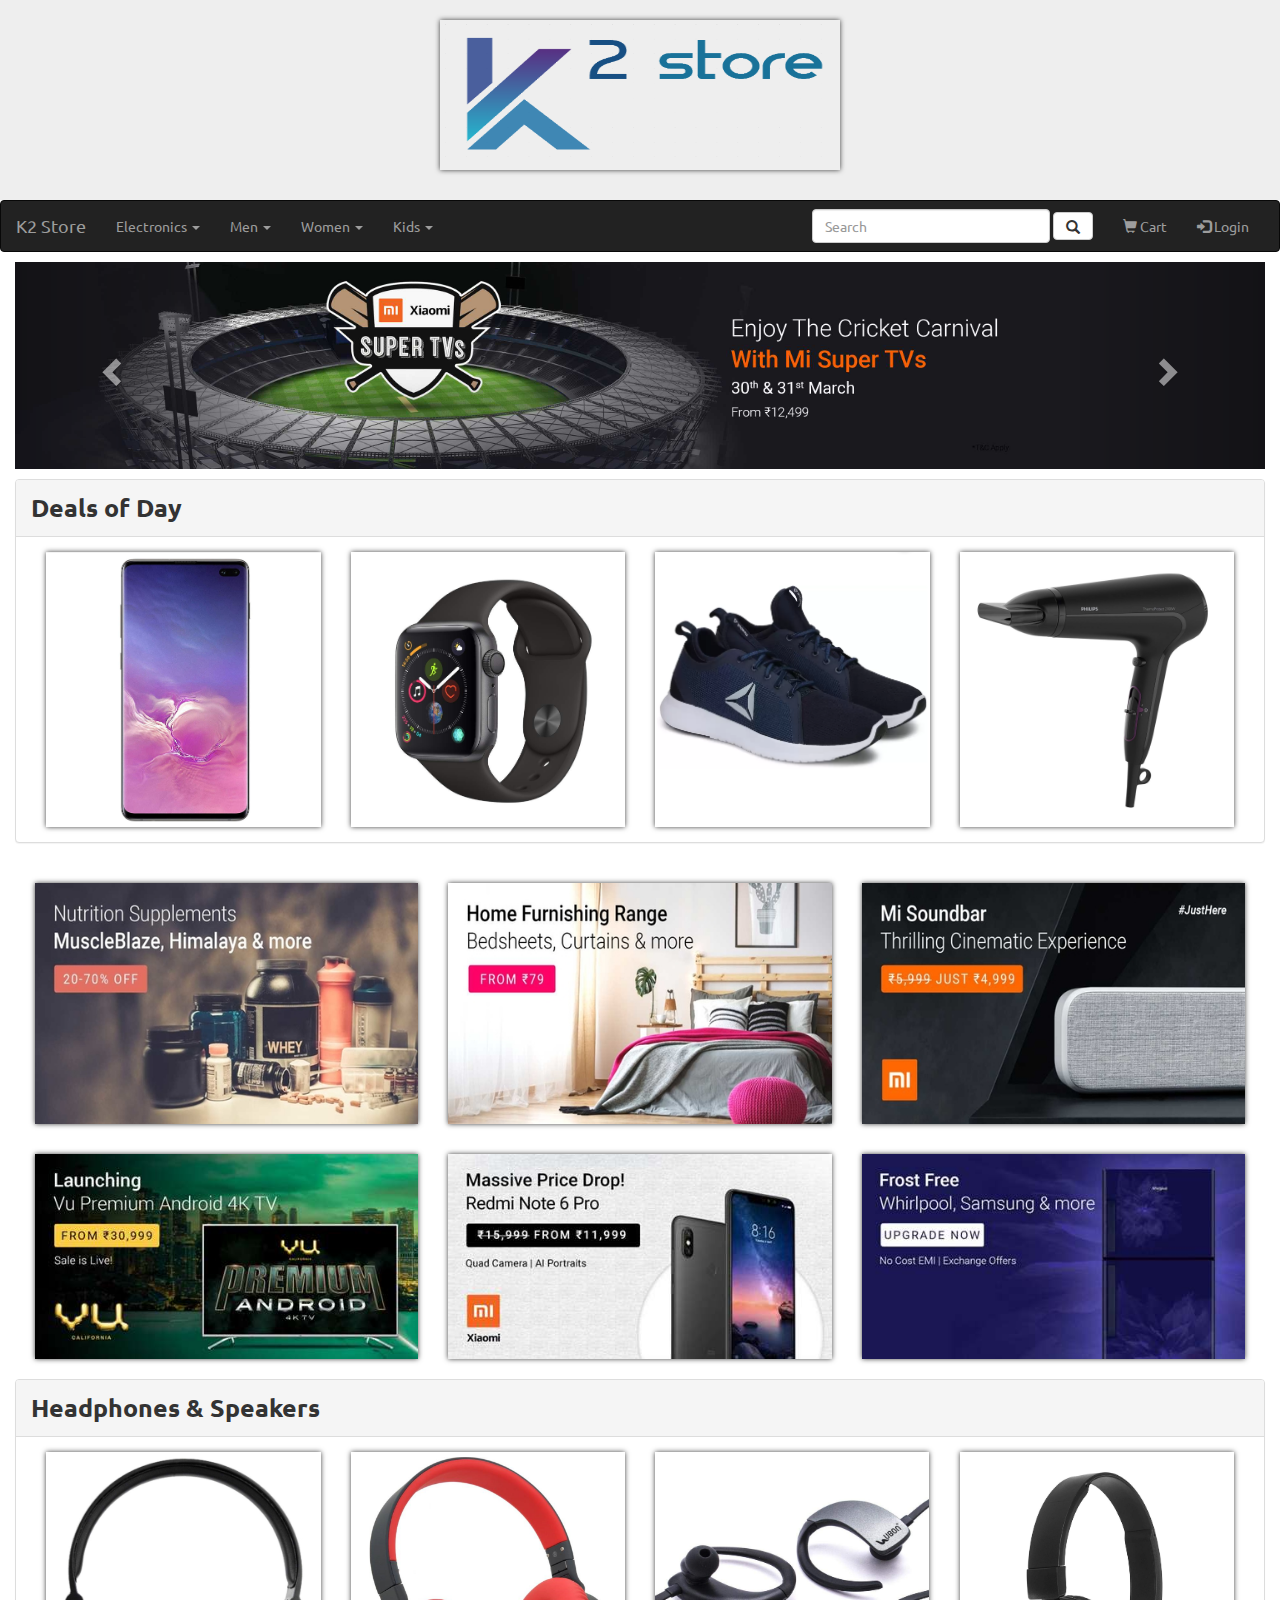
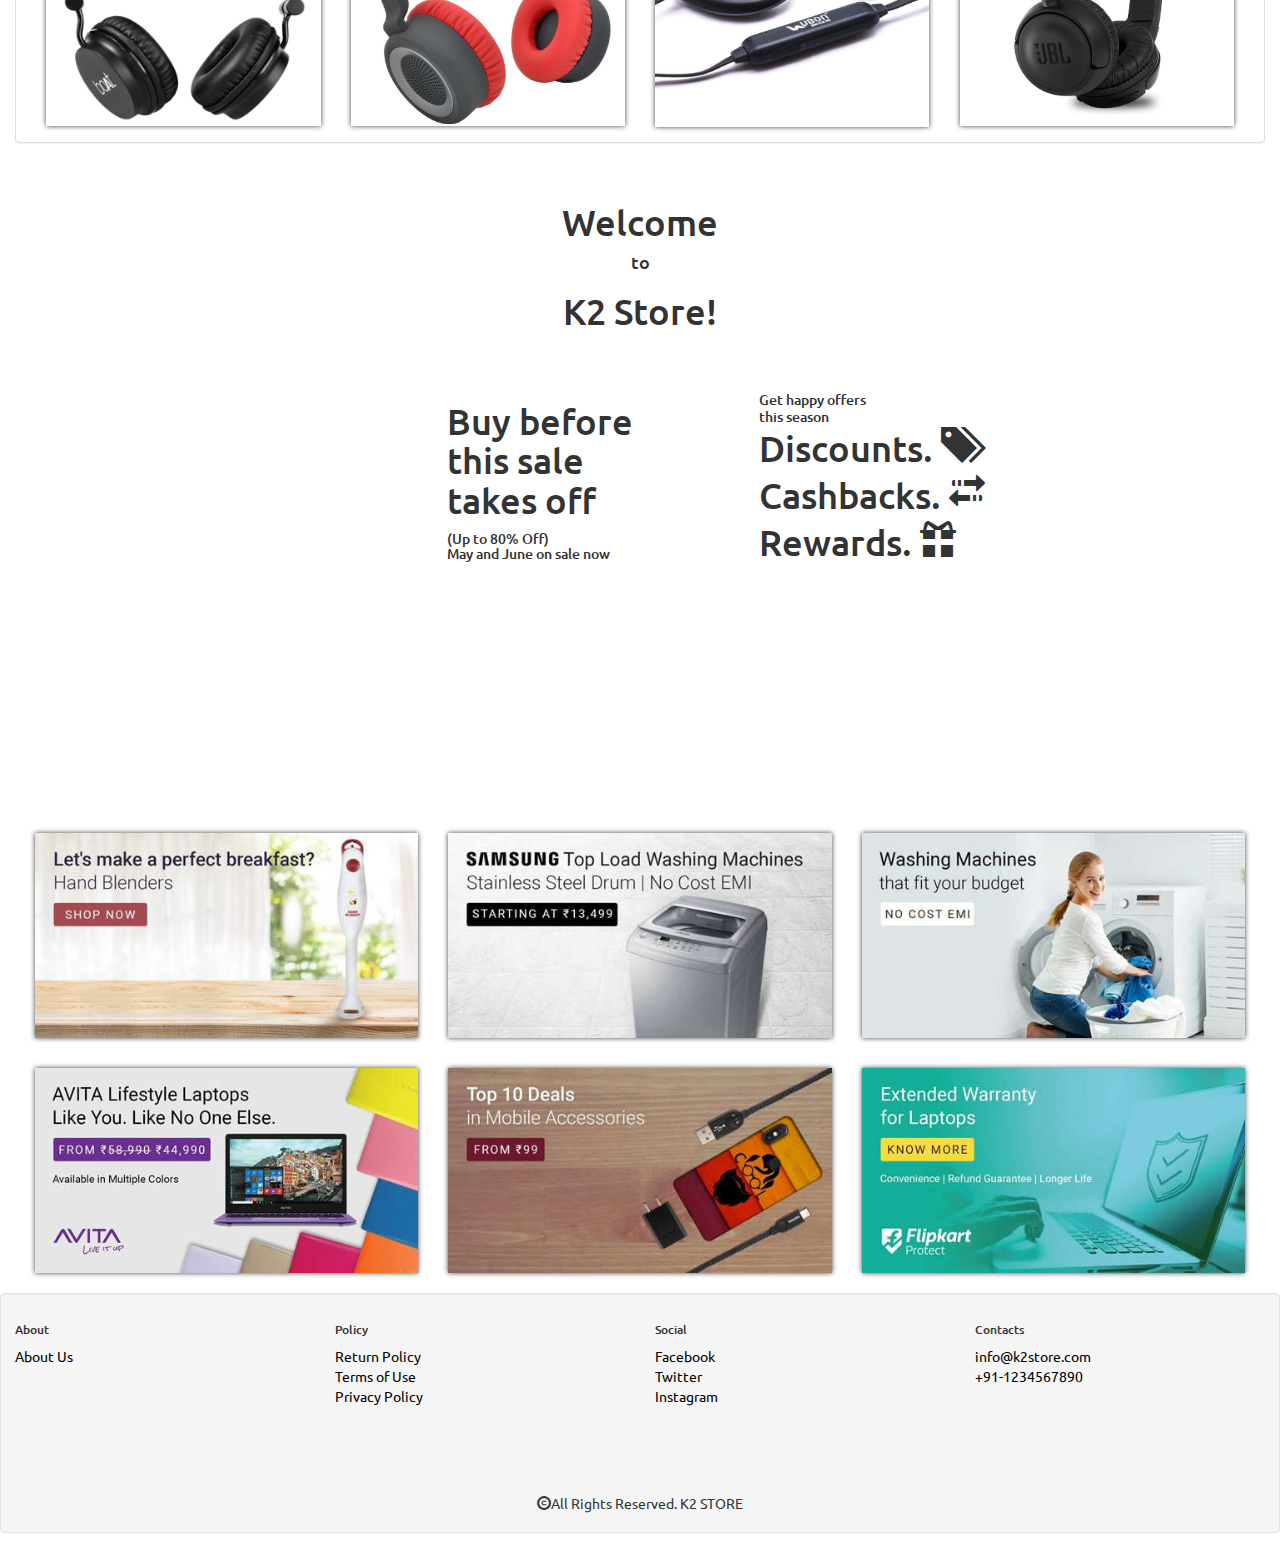
<file: K2-Store/Project.html>
<html>
	
	<head>
		
		<title>K2 Store | Home</title>
		
		<link rel="stylesheet" type="text/css" href="Project.css">
		
		<link rel="shortcut icon" type="image/x-icon" href="images/title_icon.png" >
		
		<meta charset="utf-8">
		<meta name="viewport" content="width=device-width, initial-scale=1">
		
		<!-- Latest compiled and minified CSS -->
		<link rel="stylesheet" href="https://maxcdn.bootstrapcdn.com/bootstrap/3.4.0/css/bootstrap.min.css">

		<!-- jQuery library -->
		<script src="https://ajax.googleapis.com/ajax/libs/jquery/3.3.1/jquery.min.js"></script>

		<!-- Latest compiled JavaScript -->
		<script src="https://maxcdn.bootstrapcdn.com/bootstrap/3.4.0/js/bootstrap.min.js"></script>

		<script>
$(document).ready(function(){
$("#search").on("blur",function(){
$("#search_list").hide();
});
  $("#search").on("keyup", function() {
    var value = $(this).val().toLowerCase();
	if(value!=null)
	    $("#search_list").show();
		if(value==null)
		$("#search_list").hide();
		

	
    $(".dropdown-menu li").filter(function() {
      $(this).toggle($(this).text().toLowerCase().indexOf(value) > -1)
    });
  });
  
});
</script>

	</head>
	
	<body>
	
	
		<!-- Header -->
		<div class="jumbotron" style="margin:0px; height:200px;padding:0px">
			
			<div class="container">
				<img src="images/k2store-logo.png" style="display:block;margin-right:auto;margin-left:auto;margin-top:20px; height:150px; width:400px;">
			</div>
			
		</div>
		<!-- /Header -->
	
	
		<!-- Navigation Bar -->
		<nav class="navbar navbar-inverse" data-spy="affix" data-offset-top="200" style="margin:0px;">
		
			<div class="container-fluid">
			
				<div class="navbar-header">
					<button type="button" class="navbar-toggle" data-toggle="collapse" data-target="#mynavbar">
						<span class="icon-bar"></span>
						<span class="icon-bar"></span>
						<span class="icon-bar"></span>
					</button>
					<a href="Project.html" class="navbar-brand">K2 Store</a>
				</div>
				
				<div class="collapse navbar-collapse" id="mynavbar">
				
				<ul class="nav navbar-nav">
				
					<li class="dropdown">
						<a href="#" class="dropdown-toggle" data-toggle="dropdown">Electronics <span class="caret"></span></a>
						<ul class="dropdown-menu">
							<li><a href="#">Mobiles</a></li>
							<li><a href="#">Laptops & PCs</a></li>
							<li><a href="#">Cameras</a></li>
							<li class="divider"></li>
							<li><a href="#">TV</a></li>
							<li><a href="#">Washing Machine</a></li>
							<li><a href="#">Air Conditioners</a></li>
							<li><a href="#">Kitchen Appliances</a></li>
							<li class="divider"></li>
							<li><a href="#">Accessories</a></li>
						</ul>
					</li>
					<li class="dropdown">
						<a href="#" class="dropdown-toggle" data-toggle="dropdown">Men <span class="caret"></span></a>
						<ul class="dropdown-menu">
							<li><a href="#">Top Wear</a></li>
							<li><a href="#">Bottom Wear</a></li>
							<li><a href="#">Footwear</a></li>
							<li class="divider"></li>
							<li><a href="#">Men's Grooming</a></li>
							<li><a href="#">Sports & Fitness</a></li>
							<li class="divider"></li>
							<li><a href="#">Watches & Accessories</a></li>
						</ul>
					</li>
					<li class="dropdown">
						<a href="#" class="dropdown-toggle" data-toggle="dropdown">Women <span class="caret"></span></a>
						<ul class="dropdown-menu">
							<li><a href="#">Western Wear</a></li>
							<li><a href="#">Seasonal Wear</a></li>
							<li><a href="#">Ethnic Wear</a></li>
							<li class="divider"></li>
							<li><a href="#">Sandals</a></li>
							<li><a href="#">Shoes</a></li>
							<li class="divider"></li>
							<li><a href="#">Beauty & Grooming</a></li>
							<li><a href="#">Jewellery & Accessories</a></li>
						</ul>
					</li>
					<li class="dropdown">
						<a href="#" class="dropdown-toggle" data-toggle="dropdown">Kids <span class="caret"></span></a>
						<ul class="dropdown-menu">
							<li><a href="#">Boy's Clothing</a></li>
							<li><a href="#">Girl's Clothing</a></li>
							<li><a href="#">Kid's Clothing</a></li>
							<li class="divider"></li>
							<li><a href="#">Boy's Footwear</a></li>
							<li><a href="#">Girl's Footwear</a></li>
							<li  class="divider"></li>
							<li><a href="#">Toys</a></li>
							<li><a href="#">Baby Care</a></li>
						</ul>
					</li>
				</ul>
				
				<ul class="nav navbar-nav navbar-right">
				
					<li>
					
						<form class="navbar-form">
				
							<div class="form-group dropdown">
								<input type="search" placeholder="Search" class="form-control dropdown-toggle" data-toggle="dropdown" id="search">
								<ul class="dropdown-menu" style="display:none" id="search_list">
							<li><a href="#">Books</a></li>
							<li><a href="#">Stationary</a></li>
							<li><a href="#">Games</a></li>
							<li><a href="#">Music</a></li>
							<li><a href="#">Movies & TV Shows</a></li>
							<li><a href="#">Sports</a></li>
							<li><a href="#">Exercise & Fitness</a></li>
							<li><a href="#">Furniture</a></li>
							<li><a href="#">Furnishing</a></li>
							<li><a href="#">Kitchen & Dining</a></li>
							<li><a href="#">Home Decor</a></li>
							<li><a href="#">Lightning</a></li>
							<li><a href="#">Tools & Hardware</a></li>
							<li><a href="#">Pet Supplies</a></li>
							<li><a href="#">Boy's Clothing</a></li>
							<li><a href="#">Girl's Clothing</a></li>
							<li><a href="#">Kid's Clothing</a></li>
							<li><a href="#">Boy's Footwear</a></li>
							<li><a href="#">Girl's Footwear</a></li>
							<li><a href="#">Toys</a></li>
							<li><a href="#">Baby Care</a></li>
							<li><a href="#">Western Wear</a></li>
							<li><a href="#">Seasonal Wear</a></li>
							<li><a href="#">Ethnic Wear</a></li>
							<li><a href="#">Sandals</a></li>
							<li><a href="#">Shoes</a></li>
							<li><a href="#">Beauty & Grooming</a></li>
							<li><a href="#">Jewellery & Accessories</a></li>
							<li><a href="#">Top Wear</a></li>
							<li><a href="#">Bottom Wear</a></li>
							<li><a href="#">Footwear</a></li>
							<li><a href="#">Men's Grooming</a></li>
							<li><a href="#">Sports & Fitness</a></li>
							<li><a href="#">Watches & Accessories</a></li>
							<li><a href="mobiles.html">Mobiles</a></li>
							<li><a href="#">Laptops & PCs</a></li>
							<li><a href="#">Cameras</a></li>
							<li><a href="#">TV</a></li>
							<li><a href="#">Washing Machine</a></li>
							<li><a href="#">Air Conditioners</a></li>
							<li><a href="#">Kitchen Appliances</a></li>
							<li><a href="#">Accessories</a></li>
						</ul>
								<button type="submit" class="btn btn-default"><i class="glyphicon glyphicon-search"></i></button>	
							</div>
							
							
				
						</form>
					
					</li>
					<li><a href="#"><span class="glyphicon glyphicon-shopping-cart"></span> Cart</a></li>
					<li><a href="log_in.html"><span class="glyphicon glyphicon-log-in"></span> Login</a></li>
					
				</ul>
				
				</div>
			
			</div>
		
		</nav>
		<!-- /Navigation Bar -->
		
		
		<!-- Carousel -->
		<div class="container-fluid" style="margin-bottom:10px;margin-top:10;">
		
			<div id="myCarousel" class="carousel slide" data-ride="carousel">
			
			
				
				<div class="carousel-inner">
				
					<div class="item active">
						<a href="#"><img src="images/project_carousel_img1.jpg" class="slidesImg"></a>
					</div>
					<div class="item">
						<a href="#"><img src="images/project_carousel_img2.jpg" class="slidesImg"></a>
					</div>
					<div class="item">
						<a href="#"><img src="images/project_carousel_img3.jpg" class="slidesImg"></a>
					</div>
					<div class="item">
						<a href="#"><img src="images/project_carousel_img4.jpg" class="slidesImg"></a>
					</div>
					<div class="item">
						<a href="#"><img src="images/project_carousel_img5.jpg" class="slidesImg"></a>
					</div>
				
				</div>
				
				<a href="#myCarousel" class="left carousel-control" data-slide="prev">
					<span class="glyphicon glyphicon-chevron-left"></span>
				</a>
				<a href="#myCarousel" class="right carousel-control" data-slide="next">
					<span class="glyphicon glyphicon-chevron-right"></span>
				</a>
			
			</div>
		
		</div>
		<!-- /Carousel -->
		
		
		<!-- Row 1 -->
		<div class="container-fluid">
			<div class="panel panel-default row1">
		
				<div class="panel-heading">
			
					<strong style="font-size:25px;">Deals of Day</strong>
				</div>
				<div class="panel-body">
			
					<div class="col-sm-3 col-xs-6">
						<a href="samsung_s10.html"><img src="images/samsung_s10.jpg" class="img img-responsive"></a>
					</div>
					<div class="col-sm-3 col-xs-6">
						<a href="apple_watch.html"><img src="images/apple_watch.jpg" class="img img-responsive"></a>
					</div>
					<div class="col-sm-3 col-xs-6">
						<a href="reebok_shoes.html"><img src="images/reebok_shoes.jpg" class="img img-responsive"></a>
					</div>
					<div class="col-sm-3 col-xs-6">
						<a href="philips_hairdryer.html"><img src="images/philips_hairdryer.jpg" class="img img-responsive"></a>
					</div>
			
				</div>
		
			</div>
		</div>
		<!-- /Row 1 -->
		
		
		<!-- Row 2 -->
		<div class="container-fluid row2" style="padding:10px;margin:10px;">
			
				<div class="col-sm-4 ">
				
						<img src="images/project_row2_img1.jpg" class="img img-responsive">
					
				</div>
				<div class="col-sm-4">
				
						<img src="images/project_row2_img2.jpg" class="img img-responsive">
					
				</div>
				<div class="col-sm-4">
				
						<img src="images/project_row2_img3.jpg" class="img img-responsive">
				
				</div>
			
		
		</div>
		<!-- /Row 2 -->
		
		
		<!-- Row 3 -->
		<div class="container-fluid row2" style="padding:10px;margin:10px;">
			
				<div class="col-sm-4">
				
						<img src="images/project_row3_img1.jpg" class="img img-responsive">
					
				</div>
				<div class="col-sm-4">
				
						<img src="images/project_row3_img2.jpg" class="img img-responsive">
					
				</div>
				<div class="col-sm-4">
				
						<img src="images/project_row3_img3.jpg" class="img img-responsive">
				
				</div>
			
		
		</div>
		<!-- /Row 3 -->
		
		
		<!-- Row 4 -->
		<div class="container-fluid">
			<div class="panel panel-default row1">
		
				<div class="panel-heading">
			
					<strong style="font-size:25px;">Headphones & Speakers</strong>
				</div>
				<div class="panel-body">
			
					<div class="col-sm-3">
						<a href="boat_rockerz_400.html"><img src="images/boat_rockerz_400.jpg" class="img img-responsive"></a>
					</div>
					<div class="col-sm-3">
						<a href="boat_rockerz_430.html"><img src="images/boat_rockerz_430.jpg" class="img img-responsive"></a>
					</div>
					<div class="col-sm-3">
						<a href="ubon_earphone.html"><img src="images/ubon_earphone.jpg" class="img img-responsive"></a>
					</div>
					<div class="col-sm-3">
						<a href="jbl_headphone.html"><img src="images/jbl_headphone.jpg" class="img img-responsive"></a>
					</div>
			
				</div>
		
			</div>
		</div>
		<!-- /Row 4 -->
		
		
		<!-- row5 -->
				
					<div class="col-sm-12 col-xs-12 row5">
					<br>
					
						<center>
						
							<h1>Welcome</h1>
							<h4>to</h4>
							<h1>K2 Store!</h1><br><br>
							
						
						</center>
						<div class="col-sm-4">
						</div>
						<div class="col-sm-3">
						<h1>Buy before<br>this sale<br>takes off</h1>
							<h5>(Up to 80% Off)<br>May and June on sale now</h5>
							<br><br>
						</div>
						<div class="col-sm-3">
						<h5 style="margin-bottom:-20px;line-height:1.2">Get happy offers<br>this season</h5>
						<h1 style="line-height:1.3">Discounts. <span class="glyphicon glyphicon-tags"></span><br>
						Cashbacks. <span class="glyphicon glyphicon-transfer"></span><br>
						Rewards. <span class="glyphicon glyphicon-gift"></span><br>
						</h1>
						</div>
						<div class="col-sm-1"></div>
						<div class="col-sm-12" align="center">
						<h1></h1>
						</div>
						
						
					<br>
					</div>
				
				<!-- /row5 -->
		
		
		<!-- Row 6 -->
		<div class="container-fluid row2" style="padding:10px;margin:10px;">
			
				<div class="col-sm-4">
				
						<img src="images/project_row6_img1.jpg" class="img img-responsive">
					
				</div>
				<div class="col-sm-4">
				
					    <img src="images/project_row6_img2.jpg" class="img img-responsive">
					
				</div>
				<div class="col-sm-4">
				
						<img src="images/project_row6_img3.jpg" class="img img-responsive">
				
				</div>
			
		
		</div>
		<!-- /Row 6 -->
		
		
		<!-- Row 7 -->
		<div class="container-fluid row2" style="padding:10px;margin:10px;">
			
				<div class="col-sm-4">
				
						<img src="images/project_row7_img1.jpg" class="img img-responsive">
					
				</div>
				<div class="col-sm-4">
				
						<img src="images/project_row7_img2.jpg" class="img img-responsive">
					
				</div>
				<div class="col-sm-4">
				
						<img src="images/project_row7_img3.jpg" class="img img-responsive">
				
				</div>
			
		
		</div>
		<!-- /Row 7 -->
		
					<!--footer -->
			<div>				
						
							<div class="col-sm-3 footer_div">
						
								<h6>About</h6>
								<a href="#" style="color:black" data-toggle="modal" data-target="#aboutus">About Us</a><br>	
                                <div class="modal fade" id="aboutus" role="dialog">
                                <div class="modal-dialog">
                                      <div class="modal-content">
                                        <div class="modal-header">
                                          <button type="button" class="close" data-dismiss="modal">&times;</button>
                                          <h4 class="modal-title">About Us</h4>
                                        </div>
                                        <div class="modal-body">
                                          <h3>K2 Store</h3>
										  <p>Launched in May 2019, One of India's small and emerging e-commmerce marketplace with wide range of product categories.
										  K2 Store is a small initiative by two friends to empower small and medium-sized businesses to reach customers with a number of programmes that help boost their revenue, reach and productivity.<br>

										  </p>
                                        </div>
                                      </div>
      
                                    </div>
                                </div>								
						
							</div>
							
							<div class="col-sm-3 footer_div">
							
								<h6>Policy</h6>
								<a href="#" style="color:black" data-toggle="modal" data-target="#return">Return Policy</a><br>
								<a href="#" style="color:black" data-toggle="modal" data-target="#terms">Terms of Use</a><br>
								<a href="#" style="color:black" data-toggle="modal" data-target="#privacy">Privacy Policy</a><br>
								
								
								<div class="modal fade" id="return" role="dialog">
                                <div class="modal-dialog">
                                      <div class="modal-content">
                                        <div class="modal-header">
                                          <button type="button" class="close" data-dismiss="modal">&times;</button>
                                          <h4 class="modal-title">Return Policy</h4>
                                        </div>
                                        <div class="modal-body">
                                          <p>Returns is a scheme provided by respective sellers directly under this policy in terms of which the option of exchange, replacement and/ or refund is offered by the respective sellers to you. All products listed under a particular category may not have the same returns policy. For all products, the policy on the product page shall prevail over the general returns policy. <br>
										   General Rules for a successful Return<br>
                                          <ul>
                                          <li>In certain cases where the seller is unable to process a replacement for any reason whatsoever, a refund will be given.</li>
                                          <li>During open box deliveries, while accepting your order, if you received a different or a damaged product, you will be given a refund (on the spot refunds for cash-on-delivery orders). Once you have accepted an open box delivery, no return request will be processed, except for manufacturing defects. In such cases, this category-specific replacement/return general conditions will be applicable. Click here to know more about Open Box Delivery</li>
                                          <li>For products where installation is provided by K2 Store's service partners, do not open the product packaging by yourself. K2 Store authorised personnel shall help in unboxing and installation of the product.</li>
                                          <li>For Furniture, any product related issues will be checked by an authorised service personnel (free of cost) and attempted to be resolved by replacing the faulty/ defective part of the product. Full replacement will be provided only in cases where the service personnel opines that replacing the faulty/defective part will not resolve the issue.</li>
                                          </ul>
                                          In case of returns where you would like item(s) to be picked up from a different address, the address can only be changed if pick-up service is available at the new address<br><br>
                                          The field executive will refuse to accept the return if any of the above conditions are not met.
                                          For any products for which a refund is to be given, the refund will be processed once the returned product has been received by the seller.
										  </p>
                                        </div>
                                      </div>
      
                                    </div>
                                </div>
								
								<div class="modal fade" id="terms" role="dialog">
                                <div class="modal-dialog">
                                      <div class="modal-content">
                                        <div class="modal-header">
                                          <button type="button" class="close" data-dismiss="modal">&times;</button>
                                          <h4 class="modal-title">Terms of Use</h4>
                                        </div>
                                        <div class="modal-body">
                                          <p>This document is published in accordance with the provisions of Rule 3 (1) of the Information Technology (Intermediaries guidelines) Rules, 2011 that require publishing the rules and regulations, privacy policy and Terms of Use for access or usage of website.<br>

										  The domain name is owned by K2 Store Internet Private Limited<br>
										  
                                          Your use of the Website and services and tools are governed by the following terms and conditions ( "Terms of Use" ) as applicable to the Website including the applicable policies which are incorporated herein by way of reference. If You transact on the Website, You shall be subject to the policies that are applicable to the Website for such transaction. By mere use of the Website, You shall be contracting with K2 Store Internet Private Limited and these terms and conditions including the policies constitute Your binding obligations, with K2 Store.<br>

                                          For the purpose of these Terms of Use, wherever the context so requires "You" or "User" shall mean any natural or legal person who has agreed to become a buyer on the Website by providing Registration Data while registering on the Website as Registered User using the computer systems. K2 Store allows the User to surf the Website or making purchases without registering on the Website. The term "We" , "Us" , "Our" shall mean K2 Store Internet Private Limited.<br>

                                          When You use any of the services provided by Us through the Website, including but not limited to, (e.g. Product Reviews, Seller Reviews), You will be subject to the rules, guidelines, policies, terms, and conditions applicable to such service, and they shall be deemed to be incorporated into this Terms of Use and shall be considered as part and parcel of this Terms of Use. We reserve the right, at Our sole discretion, to change, modify, add or remove portions of these Terms of Use, at any time without any prior written notice to You. It is Your responsibility to review these Terms of Use periodically for updates / changes. Your continued use of the Website following the posting of changes will mean that You accept and agree to the revisions. As long as You comply with these Terms of Use, We grant You a personal, non-exclusive, non-transferable, limited privilege to enter and use the Website.<br>

                                          ACCESSING, BROWSING OR OTHERWISE USING THE SITE INDICATES YOUR AGREEMENT TO ALL THE TERMS AND CONDITIONS UNDER THESE TERMS OF USE, SO PLEASE READ THE TERMS OF USE CAREFULLY BEFORE PROCEEDING. By impliedly or expressly accepting these Terms of Use, You also accept and agree to be bound by K2 Store Policies ((including but not limited to Privacy Policy available at Privacy) as amended from time to time.<br>
										  </p>
                                        </div>
                                      </div>
      
                                    </div>
                                </div>
								
								<div class="modal fade" id="privacy" role="dialog">
                                <div class="modal-dialog">
                                      <div class="modal-content">
                                        <div class="modal-header">
                                          <button type="button" class="close" data-dismiss="modal">&times;</button>
                                          <h4 class="modal-title">Privacy Policy</h4>
                                        </div>
                                        <div class="modal-body">
                                          <p>We value the trust you place in us. That's why we insist upon the highest standards for secure transactions and customer information privacy. Please read the following statement to learn about our information gathering and dissemination practices.<br>

                                          Note:<br>

                                          Our privacy policy is subject to change at any time without notice. To make sure you are aware of any changes, please review this policy periodically.<br>

                                          By visiting this Website you agree to be bound by the terms and conditions of this Privacy Policy. If you do not agree please do not use or access our Website.<br>

                                          By mere use of the Website, you expressly consent to our use and disclosure of your personal information in accordance with this Privacy Policy. This Privacy Policy is incorporated into and subject to the Terms of Use.<br><br>

                                          1. Collection of Personally Identifiable Information and other Information<br>

                                          When you use our Website, we collect and store your personal information which is provided by you from time to time. Our primary goal in doing so is to provide you a safe, efficient, smooth and customized experience. This allows us to provide services and features that most likely meet your needs, and to customize our Website to make your experience safer and easier. More importantly, while doing so we collect personal information from you that we consider necessary for achieving this purpose.<br>

                                          In general, you can browse the Website without telling us who you are or revealing any personal information about yourself. Once you give us your personal information, you are not anonymous to us. Where possible, we indicate which fields are required and which fields are optional. You always have the option to not provide information by choosing not to use a particular service or feature on the Website. We may automatically track certain information about you based upon your behaviour on our Website. We use this information to do internal research on our users' demographics, interests, and behaviour to better understand, protect and serve our users. This information is compiled and analysed on an aggregated basis. This information may include the URL that you just came from (whether this URL is on our Website or not), which URL you next go to (whether this URL is on our Website or not), your computer browser information, and your IP address.<br>

                                          We use data collection devices such as "cookies" on certain pages of the Website to help analyse our web page flow, measure promotional effectiveness, and promote trust and safety. "Cookies" are small files placed on your hard drive that assist us in providing our services. We offer certain features that are only available through the use of a "cookie". We also use cookies to allow you to enter your password less frequently during a session. Cookies can also help us provide information that is targeted to your interests. Most cookies are "session cookies," meaning that they are automatically deleted from your hard drive at the end of a session. You are always free to decline our cookies if your browser permits, although in that case you may not be able to use certain features on the Website and you may be required to re-enter your password more frequently during a session.<br>

                                          Additionally, you may encounter "cookies" or other similar devices on certain pages of the Website that are placed by third parties. We do not control the use of cookies by third parties.<br>

                                          If you choose to buy on the Website, we collect information about your buying behaviour.<br>

                                          If you transact with us, we collect some additional information, such as a billing address, a credit / debit card number and a credit / debit card expiration date and/ or other payment instrument details and tracking information from cheques or money orders.<br>

                                          If you choose to post messages on our message boards, chat rooms or other message areas or leave feedback, we will collect that information you provide to us. We retain this information as necessary to resolve disputes, provide customer support and troubleshoot problems as permitted by law.<br>

                                          If you send us personal correspondence, such as emails or letters, or if other users or third parties send us correspondence about your activities or postings on the Website, we may collect such information into a file specific to you.<br>

                                          We collect personally identifiable information (email address, name, phone number, credit card / debit card / other payment instrument details, etc.) from you when you set up a free account with us. While you can browse some sections of our Website without being a registered member, certain activities (such as placing an order) do require registration. We do use your contact information to send you offers based on your previous orders and your interests.<br><br>

                                          2. Use of Demographic / Profile Data / Your Information<br>

                                          We use personal information to provide the services you request. To the extent we use your personal information to market to you, we will provide you the ability to opt-out of such uses. We use your personal information to resolve disputes; troubleshoot problems; help promote a safe service; collect money; measure consumer interest in our products and services, inform you about online and offline offers, products, services, and updates; customize your experience; detect and protect us against error, fraud and other criminal activity; enforce our terms and conditions; and as otherwise described to you at the time of collection.<br>

                                          With your consent, we will have access to your SMS, contacts in your directory, location and device information and we may request you to provide your PAN and Aadhaar details to check your eligibility for certain products/services including but not limited to providing credit) being offered by us, our affiliates or our lending partners. We may share this data with our affiliates or our lending partners for the same purposes as mentioned above, however, we will not store any Aadhaar data ourselves. In the event that consent to this such use of data is withdrawn in the future, we will stop collection of such data but continue to store the data (save for Aadhaar data) and use it for internal purposes to further improve our services.<br>

                                          In our efforts to continually improve our product and service offerings, we collect and analyse demographic and profile data about our users' activity on our Website.<br>

                                          We identify and use your IP address to help diagnose problems with our server, and to administer our Website. Your IP address is also used to help identify you and to gather broad demographic information.<br>

                                          We will occasionally ask you to complete optional online surveys. These surveys may ask you for contact information and demographic information (like zip code, age, or income level). We use this data to tailor your experience at our Website, providing you with content that we think you might be interested in and to display content according to your preferences.<br>

                                          Cookies<br>
                                          A "cookie" is a small piece of information stored by a web server on a web browser so it can be later read back from that browser. Cookies are useful for enabling the browser to remember information specific to a given user. We place both permanent and temporary cookies in your computer's hard drive. The cookies do not contain any of your personally identifiable information.<br><br>

                                          3. Sharing of personal information<br>

                                          We may share personal information with our other corporate entities and affiliates. These entities and affiliates may market to you as a result of such sharing unless you explicitly opt-out.<br>

                                          We may disclose personal information to third parties. This disclosure may be required for us to provide you access to our Services, to comply with our legal obligations, to enforce our User Agreement, to facilitate our marketing and advertising activities, or to prevent, detect, mitigate, and investigate fraudulent or illegal activities related to our Services. We do not disclose your personal information to third parties for their marketing and advertising purposes without your explicit consent.<br>

                                          We may disclose personal information if required to do so by law or in the good faith belief that such disclosure is reasonably necessary to respond to subpoenas, court orders, or other legal process. We may disclose personal information to law enforcement offices, third party rights owners, or others in the good faith belief that such disclosure is reasonably necessary to: enforce our Terms or Privacy Policy; respond to claims that an advertisement, posting or other content violates the rights of a third party; or protect the rights, property or personal safety of our users or the general public.<br>

                                          We and our affiliates will share / sell some or all of your personal information with another business entity should we (or our assets) plan to merge with, or be acquired by that business entity, or re-organization, amalgamation, restructuring of business. Should such a transaction occur that other business entity (or the new combined entity) will be required to follow this privacy policy with respect to your personal information.<br></p>
                                        </div>
                                      </div>
      
                                    </div>
                                </div>
								
							
							</div>
							
							<div>
						
							<div class="col-sm-3 footer_div">
						
								<h6>Social</h6>
								<a href="https://www.facebook.com/" style="color:black">Facebook</a><br>
								<a href="https://twitter.com/login?lang=en" style="color:black">Twitter</a><br>
								<a href="https://www.instagram.com/" style="color:black">Instagram</a><br>
						
							</div>
							
							<div class="col-sm-3 footer_div">
							
								<h6>Contacts</h6>
								<a href="https://www.google.com/intl/en-GB/gmail/about/#" style="color:black">info@k2store.com</a><br>
								<span style="color:black">+91-1234567890</span><br>
							
							</div>
						
						</div>
						<center class="well"><i class="glyphicon glyphicon-copyright-mark"></i>All Rights Reserved. K2 STORE</center>	
				</div>
											

			
			<!--/footer-->
		
		
	</body>
	
</html>
</file>
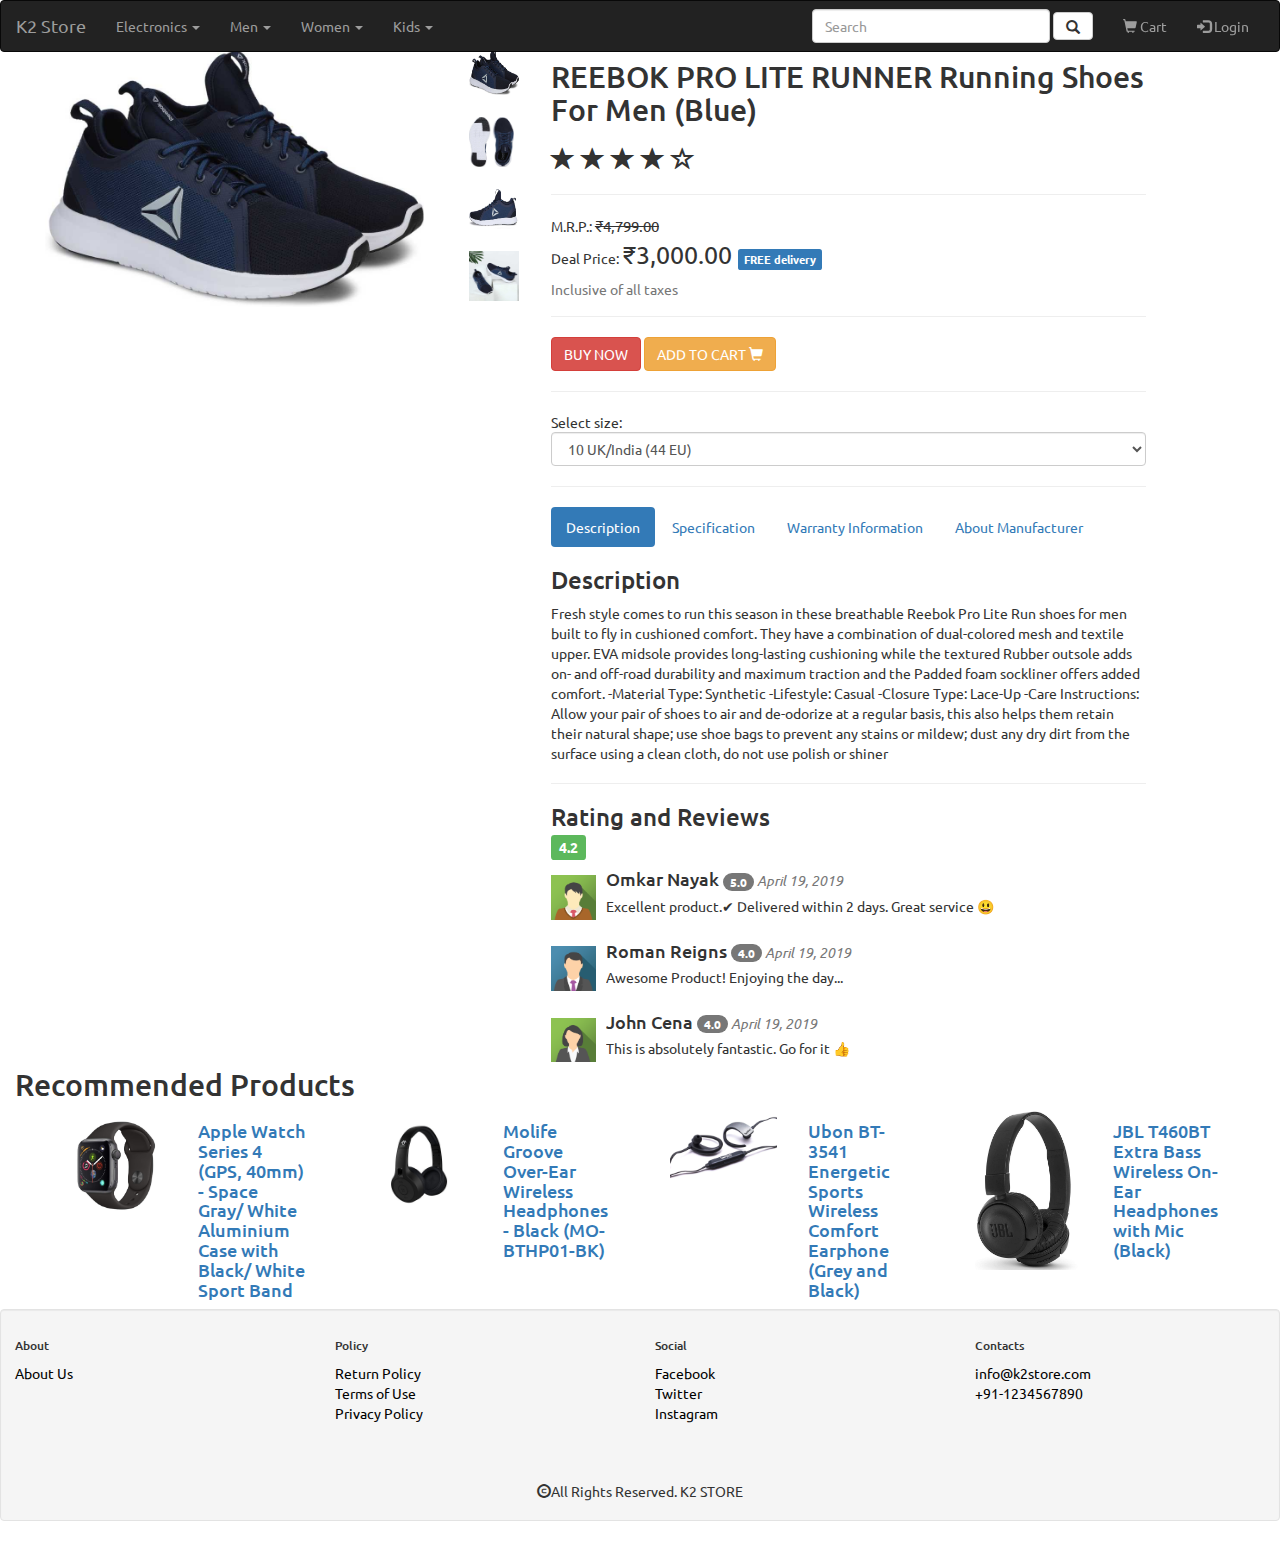
<file: K2-Store/reebok_shoes.html>
<html>

	<head>
	
		<title>REEBOK PRO LITE RUNNER Running Shoes For Men  (Blue)</title>
		
		<link rel="stylesheet" type="text/css" href="product.css">
		
		<link rel="shortcut icon" type="image/x-icon" href="images/title_icon.png" >
		
		<meta charset="utf-8">
		<meta name="viewport" content="widtd=device-widtd, initial-scale=1">
		
		<!-- Latest compiled and minified CSS -->
		<link rel="stylesheet" href="https://maxcdn.bootstrapcdn.com/bootstrap/3.4.0/css/bootstrap.min.css">

		<!-- jQuery library -->
		<script src="https://ajax.googleapis.com/ajax/libs/jquery/3.3.1/jquery.min.js"></script>

		<!-- Latest compiled JavaScript -->
		<script src="https://maxcdn.bootstrapcdn.com/bootstrap/3.4.0/js/bootstrap.min.js"></script>
		
		<!--Search filter-->
		<script src="search.js"></script>
	
	</head>
	
	<body style="margin:0;padding:0;padding-top:40px;">
	
		<!-- Navigation Bar -->
		<nav class="navbar navbar-inverse" data-spy="affix" style="margin:0px;">
		
			<div class="container-fluid">
			
				<div class="navbar-header">
					<button type="button" class="navbar-toggle" data-toggle="collapse" data-target="#mynavbar">
						<span class="icon-bar"></span>
						<span class="icon-bar"></span>
						<span class="icon-bar"></span>
					</button>
					<a href="Project.html" class="navbar-brand">K2 Store</a>
				</div>
				
				<div class="collapse navbar-collapse" id="mynavbar">
				
				<ul class="nav navbar-nav">
				
					<li class="dropdown">
						<a href="#" class="dropdown-toggle" data-toggle="dropdown">Electronics <span class="caret"></span></a>
						<ul class="dropdown-menu">
							<li><a href="#">Mobiles</a></li>
							<li><a href="#">Laptops & PCs</a></li>
							<li><a href="#">Cameras</a></li>
							<li class="divider"></li>
							<li><a href="#">TV</a></li>
							<li><a href="#">Washing Machine</a></li>
							<li><a href="#">Air Conditioners</a></li>
							<li><a href="#">Kitchen Appliances</a></li>
							<li class="divider"></li>
							<li><a href="#">Accessories</a></li>
						</ul>
					</li>
					<li class="dropdown">
						<a href="#" class="dropdown-toggle" data-toggle="dropdown">Men <span class="caret"></span></a>
						<ul class="dropdown-menu">
							<li><a href="#">Top Wear</a></li>
							<li><a href="#">Bottom Wear</a></li>
							<li><a href="#">Footwear</a></li>
							<li class="divider"></li>
							<li><a href="#">Men's Grooming</a></li>
							<li><a href="#">Sports & Fitness</a></li>
							<li class="divider"></li>
							<li><a href="#">Watches & Accessories</a></li>
						</ul>
					</li>
					<li class="dropdown">
						<a href="#" class="dropdown-toggle" data-toggle="dropdown">Women <span class="caret"></span></a>
						<ul class="dropdown-menu">
							<li><a href="#">Western Wear</a></li>
							<li><a href="#">Seasonal Wear</a></li>
							<li><a href="#">Etdnic Wear</a></li>
							<li class="divider"></li>
							<li><a href="#">Sandals</a></li>
							<li><a href="#">Shoes</a></li>
							<li class="divider"></li>
							<li><a href="#">Beauty & Grooming</a></li>
							<li><a href="#">Jewellery & Accessories</a></li>
						</ul>
					</li>
					<li class="dropdown">
						<a href="#" class="dropdown-toggle" data-toggle="dropdown">Kids <span class="caret"></span></a>
						<ul class="dropdown-menu">
							<li><a href="#">Boy's Clotding</a></li>
							<li><a href="#">Girl's Clotding</a></li>
							<li><a href="#">Kid's Clotding</a></li>
							<li class="divider"></li>
							<li><a href="#">Boy's Footwear</a></li>
							<li><a href="#">Girl's Footwear</a></li>
							<li  class="divider"></li>
							<li><a href="#">Toys</a></li>
							<li><a href="#">Baby Care</a></li>
						</ul>
					</li>
				
				</ul>
				
				<ul class="nav navbar-nav navbar-right">
				
					<li>
					
						<form class="navbar-form">
				
							<div class="form-group dropdown">
								<input type="search" placeholder="Search" class="form-control dropdown-toggle" data-toggle="dropdown" id="search">
								<ul class="dropdown-menu" style="display:none" id="search_list">
							<li><a href="#">Books</a></li>
							<li><a href="#">Stationary</a></li>
							<li><a href="#">Games</a></li>
							<li><a href="#">Music</a></li>
							<li><a href="#">Movies & TV Shows</a></li>
							<li><a href="#">Sports</a></li>
							<li><a href="#">Exercise & Fitness</a></li>
							<li><a href="#">Furniture</a></li>
							<li><a href="#">Furnishing</a></li>
							<li><a href="#">Kitchen & Dining</a></li>
							<li><a href="#">Home Decor</a></li>
							<li><a href="#">Lightning</a></li>
							<li><a href="#">Tools & Hardware</a></li>
							<li><a href="#">Pet Supplies</a></li>
							<li><a href="#">Boy's Clothing</a></li>
							<li><a href="#">Girl's Clothing</a></li>
							<li><a href="#">Kid's Clothing</a></li>
							<li><a href="#">Boy's Footwear</a></li>
							<li><a href="#">Girl's Footwear</a></li>
							<li><a href="#">Toys</a></li>
							<li><a href="#">Baby Care</a></li>
							<li><a href="#">Western Wear</a></li>
							<li><a href="#">Seasonal Wear</a></li>
							<li><a href="#">Ethnic Wear</a></li>
							<li><a href="#">Sandals</a></li>
							<li><a href="#">Shoes</a></li>
							<li><a href="#">Beauty & Grooming</a></li>
							<li><a href="#">Jewellery & Accessories</a></li>
							<li><a href="#">Top Wear</a></li>
							<li><a href="#">Bottom Wear</a></li>
							<li><a href="#">Footwear</a></li>
							<li><a href="#">Men's Grooming</a></li>
							<li><a href="#">Sports & Fitness</a></li>
							<li><a href="#">Watches & Accessories</a></li>
							<li><a href="mobiles.html">Mobiles</a></li>
							<li><a href="#">Laptops & PCs</a></li>
							<li><a href="#">Cameras</a></li>
							<li><a href="#">TV</a></li>
							<li><a href="#">Washing Machine</a></li>
							<li><a href="#">Air Conditioners</a></li>
							<li><a href="#">Kitchen Appliances</a></li>
							<li><a href="#">Accessories</a></li>
						</ul>
								<button type="submit" class="btn btn-default"><i class="glyphicon glyphicon-search"></i></button>	
							</div>
							
							
				
						</form>
					
					</li>
					<li><a href="#"><span class="glyphicon glyphicon-shopping-cart"></span> Cart</a></li>
					<li><a href="log_in.html"><span class="glyphicon glyphicon-log-in"></span> Login</a></li>
					
				</ul>
				
				</div>
			
			</div>
		
		</nav>
		<!-- /Navigation Bar -->
		
		
	    <!-- /Product images -->
		<div class="container-fluid">
		<div class="col-sm-5">
		<div class="col-sm-10 col-xs-8 tab-content" style="padding-top:10px">
		<img src="images/reebok_shoes_1.jpg"  id="br1" class="tab-pane fade in active img img-responsive">
		<img src="images/reebok_shoes_2.jpg"  id="br2" class="tab-pane fade img img-responsive">
		<img src="images/reebok_shoes_3.jpg"  id="br3" class="tab-pane fade img img-responsive">
		<img src="images/reebok_shoes_4.jpg"  id="br4" class="tab-pane fade img img-responsive">
		</div>
		
		<div class="col-sm-2 col-xs-4">
      <ul class="nav nav-pills nav-stacked">
        <li><a data-toggle="tab"  href="#br1"><img src="images/reebok_shoes_1.jpg" style="height:45px;width:50px;"></a></li>
        <li><a data-toggle="tab"  href="#br2"><img src="images/reebok_shoes_2.jpg" style="height:50px;width:45px;"></a></li>
        <li><a data-toggle="tab"  href="#br3"><img src="images/reebok_shoes_3.jpg" style="height:40px;width:50px;"></a></li>
        <li><a data-toggle="tab"  href="#br4"><img src="images/reebok_shoes_4.jpg" style="height:50px;width:50px;"></a></li>
      </ul>
		</div>
		</div>
		<!-- /Product images -->
		
		
		<!-- /Product details --> 
		
		<div class="col-sm-6">
		<h2>REEBOK PRO LITE RUNNER Running Shoes For Men  (Blue)</h2>
		<h3><span class="glyphicon glyphicon-star"></span>
		<span class="glyphicon glyphicon-star"></span>
		<span class="glyphicon glyphicon-star"></span>
		<span class="glyphicon glyphicon-star"></span>
		<span class="glyphicon glyphicon-star-empty"></span></h3>
		<hr>
		M.R.P.: <del style="font-size:15px;"> ₹4,799.00</del><br>
		Deal Price: <span style="font-size:25px;"> ₹3,000.00 </span><span class="label label-primary">FREE delivery</span><br>
		<h4><small> Inclusive of all taxes</small></h4>
		<hr>
		
		<a href="payment.html" class="btn btn-danger">BUY NOW</a>
		<a href="payment.html" class="btn btn-warning">ADD TO CART <span class="glyphicon glyphicon-shopping-cart"></span></a>
		
		<hr>
		
		Select size:
		<form class="form-group">
		<select class="form-control">
		<option value="10">10 UK/India (44 EU)</option>
		<option value="9">9 UK/India (43 EU)</option>
		<option value="8" disabled>8 UK/India (42 EU)  Unavailable</option>
		<option value="7">7 UK/India (41 EU)</option>
		</select>
		</form>
		
		<hr>
		
		
		<ul class="nav nav-pills">
    <li class="active"><a data-toggle="tab" href="#description">Description</a></li>
    <li><a data-toggle="tab" href="#specification">Specification</a></li>
    <li><a data-toggle="tab" href="#warranty">Warranty Information</a></li>
	    <li><a data-toggle="tab" href="#about">About Manufacturer</a></li>

  </ul>

  <div class="tab-content">
    <div id="description" class="tab-pane fade in active">
      <h3>Description</h3>
      <p>
	  Fresh style comes to run this season in these breathable Reebok Pro Lite Run shoes for men built to fly in cushioned comfort. They have a combination of dual-colored mesh and textile upper. EVA midsole provides long-lasting cushioning while the textured Rubber outsole adds on- and off-road durability and maximum traction and the Padded foam sockliner offers added comfort.
	  -Material Type: Synthetic
	  -Lifestyle: Casual
	  -Closure Type: Lace-Up
	  -Care Instructions: Allow your pair of shoes to air and de-odorize at a regular basis, this also helps them retain their natural shape; use shoe bags to prevent any stains or mildew; dust any dry dirt from the surface using a clean cloth, do not use polish or shiner
	  </p>
    </div>
	
	
    <div id="specification" class="tab-pane fade">
      <h3>Specification</h3>
      <p>
	  <table class="table" style="font-size:14px;">
	  <br>
	  <tr><td><h4>General</h4></td></tr>
	  <tr>
	  <th>Model Name</th>
	  <td>REEBOK PRO LITE RUNNER</td>
	  </tr>
	  <tr>
	  <th>Color</th>
	  <td>Blue</td>
	  </tr>
	  <tr>
	  <th>Ideal For</th>
	  <td>Men</td>
	  </tr>
	  <tr>
	  <th>Occasion</th>
	  <td>Sports</td>
	  </tr>
	  
	  <tr><td><h4>Sizes Available</h4></td></tr>
	  <tr>
	  <th>10 UK/India (44 EU)</th>
	  </tr>
	  <tr>
	  <th>9 UK/India (43 EU)</th>
	  </tr>
	  <tr>
	  <th>8 UK/India (42 EU)</th>
	  </tr>
	  <tr>
	  <th>7 UK/India (41 EU)</th>
	  </tr>
	  
	  </table>

	  </p>
    </div>
	
	
    <div id="warranty" class="tab-pane fade">
      <h3>Warranty Information</h3>
      <p>
	  <table class="table table-striped" style="font-size:14px;">
	  <tr>
	  <td>Domestic Warranty</td>
	  <td> 90 days</td>
	  </tr>
	  <tr>
	  <td>Covered in Warranty</td>
	  <td>Product warranty against manufacturing defects only</td>
	  </tr>
	  <tr>
	  <td>Not Covered in Warranty</td>
	  <td>Physical Damage</td>
	  </tr>
	  </table>
	  </p>
    </div>
	
	
	<div id="about" class="tab-pane fade">
      <h3>About Manufacturer</h3>
      <p>
	  <img src="images/reebok_shoes_5.jpg" class="img img-responsive">
	  <img src="images/reebok_shoes_6.jpg" class="img img-responsive">
	  <h4>THE BEST FITNESS BRAND IN THE WORLD</h4>
Reebok is an American-inspired global brand with a deep fitness heritage and a clear mission: To be the best fitness brand in the world. Not an easy one. But if there is one brand that can make it happen, it is Reebok, the brand that was fundamentally part of a fitness movement that forever changed the way we look at spandex and headbands. Sure, this is not the 1980s anymore – the world has moved on. But so has Reebok and it continues to be daring. Daring is knowing greatness doesn’t come from sameness.
The past years have been characterized by a transformation from traditional sports to fitness. The three sides of the Reebok Delta, a symbol of change and transformation, represent the physical, mental and social changes that occur when individuals embrace the challenge of bettering themselves in the gym, in their lives and in the world.<br><br>
	  <img src="images/reebok_shoes_7.jpg" class="img img-responsive">
	  </p>
    </div>
  </div>
  
  <hr>
  <h3>Rating and Reviews</h3><h4><span class="label label-success">4.2</span></h4>
  
  <div class="media">
     <div class="media-left media-middle">
      <img src="images/img_avatar2.png" class="media-object" style="width:45px">
    </div>
    <div class="media-body">
      <h4 class="media-heading">Omkar Nayak <span class="badge">5.0</span><small><i> April 19, 2019</i></small></h4>
      <p>Excellent product.✔ Delivered within 2 days. Great service 😃</p>
      
      
      
    </div>
  </div>
  <div class="media">
            <div class="media-left media-middle">
              <img src="images/img_avatar3.png" class="media-object" style="width:45px">
            </div>
            <div class="media-body">
              <h4 class="media-heading">Roman Reigns <span class="badge">4.0</span><small><i> April 19, 2019</i></small></h4>
              <p>Awesome Product! Enjoying the day...</p>
            </div>
          </div>
		  
   <div class="media">
        <div class="media-left media-middle">
          <img src="images/img_avatar4.png" class="media-object" style="width:45px">
        </div>
        <div class="media-body">
          <h4 class="media-heading">John Cena <span class="badge">4.0</span><small><i> April 19, 2019</i></small></h4>
          <p>This is absolutely fantastic. Go for it 👍</p>

          
          
        </div>
      </div>
		</div>
		<!-- /Product details --> 
		
		
		<!-- /Suggestions -->
		<h2>Recommended Products</h2>
		<div class="col-sm-12">
		
		<div class="col-sm-3">
		<a href="apple_watch.html">
		<div class="col-sm-6">
		<img src="images/apple_watch.jpg" class="img img-responsive">
		</div>
		<div class="col-sm-6">
		<h4>Apple Watch Series 4 (GPS, 40mm) - Space Gray/ White Aluminium Case with Black/ White Sport Band</h4>
		</div>
		</a><hr>
		</div>
		
		<div class="col-sm-3">
		<a href="molife_groove.html">
		<div class="col-sm-6">
		<img src="images/molife_groove_1.jpg" class="img img-responsive">
		</div>
		<div class="col-sm-6">
		<h4>Molife Groove Over-Ear Wireless Headphones - Black (MO-BTHP01-BK)</h4>
		</div>
		</a><hr>
		</div>
		
		<div class="col-sm-3">
		<a href="ubon_earphone.html">
		<div class="col-sm-6">
		<img src="images/ubon_earphone_1.jpg" class="img img-responsive">
		</div>
		<div class="col-sm-6">
		<h4>Ubon BT-3541 Energetic Sports Wireless Comfort Earphone (Grey and Black)</h4>
		</div>
		</a><hr>
		</div>
		
		<div class="col-sm-3">
		<a href="jbl_headphone.html">
		<div class="col-sm-6">
		<img src="images/jbl_headphone_1.jpg" class="img img-responsive">
		</div>
		<div class="col-sm-6">
		<h4>JBL T460BT Extra Bass Wireless On-Ear Headphones with Mic (Black)</h4>
		</div>
		</a><hr>
		</div>
		
		</div>
		
		<!-- /Suggestions -->
		
		
		</div>
		
					<!--footer -->
			<div>				
						
							<div class="col-sm-3 footer_div">
						
								<h6>About</h6>
								<a href="#" style="color:black" data-toggle="modal" data-target="#aboutus">About Us</a><br>	
                                <div class="modal fade" id="aboutus" role="dialog">
                                <div class="modal-dialog">
                                      <div class="modal-content">
                                        <div class="modal-header">
                                          <button type="button" class="close" data-dismiss="modal">&times;</button>
                                          <h4 class="modal-title">About Us</h4>
                                        </div>
                                        <div class="modal-body">
                                          <h3>K2 Store</h3>
										  <p>Launched in May 2019, One of India's small and emerging e-commmerce marketplace with wide range of product categories.
										  K2 Store is a small initiative by two friends to empower small and medium-sized businesses to reach customers with a number of programmes that help boost their revenue, reach and productivity.<br>

										  </p>
                                        </div>
                                      </div>
      
                                    </div>
                                </div>								
						
							</div>
							
							<div class="col-sm-3 footer_div">
							
								<h6>Policy</h6>
								<a href="#" style="color:black" data-toggle="modal" data-target="#return">Return Policy</a><br>
								<a href="#" style="color:black" data-toggle="modal" data-target="#terms">Terms of Use</a><br>
								<a href="#" style="color:black" data-toggle="modal" data-target="#privacy">Privacy Policy</a><br>
								
								
								<div class="modal fade" id="return" role="dialog">
                                <div class="modal-dialog">
                                      <div class="modal-content">
                                        <div class="modal-header">
                                          <button type="button" class="close" data-dismiss="modal">&times;</button>
                                          <h4 class="modal-title">Return Policy</h4>
                                        </div>
                                        <div class="modal-body">
                                          <p>Returns is a scheme provided by respective sellers directly under this policy in terms of which the option of exchange, replacement and/ or refund is offered by the respective sellers to you. All products listed under a particular category may not have the same returns policy. For all products, the policy on the product page shall prevail over the general returns policy. <br>
										   General Rules for a successful Return<br>
                                          <ul>
                                          <li>In certain cases where the seller is unable to process a replacement for any reason whatsoever, a refund will be given.</li>
                                          <li>During open box deliveries, while accepting your order, if you received a different or a damaged product, you will be given a refund (on the spot refunds for cash-on-delivery orders). Once you have accepted an open box delivery, no return request will be processed, except for manufacturing defects. In such cases, this category-specific replacement/return general conditions will be applicable. Click here to know more about Open Box Delivery</li>
                                          <li>For products where installation is provided by K2 Store's service partners, do not open the product packaging by yourself. K2 Store authorised personnel shall help in unboxing and installation of the product.</li>
                                          <li>For Furniture, any product related issues will be checked by an authorised service personnel (free of cost) and attempted to be resolved by replacing the faulty/ defective part of the product. Full replacement will be provided only in cases where the service personnel opines that replacing the faulty/defective part will not resolve the issue.</li>
                                          </ul>
                                          In case of returns where you would like item(s) to be picked up from a different address, the address can only be changed if pick-up service is available at the new address<br><br>
                                          The field executive will refuse to accept the return if any of the above conditions are not met.
                                          For any products for which a refund is to be given, the refund will be processed once the returned product has been received by the seller.
										  </p>
                                        </div>
                                      </div>
      
                                    </div>
                                </div>
								
								<div class="modal fade" id="terms" role="dialog">
                                <div class="modal-dialog">
                                      <div class="modal-content">
                                        <div class="modal-header">
                                          <button type="button" class="close" data-dismiss="modal">&times;</button>
                                          <h4 class="modal-title">Terms of Use</h4>
                                        </div>
                                        <div class="modal-body">
                                          <p>This document is published in accordance with the provisions of Rule 3 (1) of the Information Technology (Intermediaries guidelines) Rules, 2011 that require publishing the rules and regulations, privacy policy and Terms of Use for access or usage of website.<br>

										  The domain name is owned by K2 Store Internet Private Limited<br>
										  
                                          Your use of the Website and services and tools are governed by the following terms and conditions ( "Terms of Use" ) as applicable to the Website including the applicable policies which are incorporated herein by way of reference. If You transact on the Website, You shall be subject to the policies that are applicable to the Website for such transaction. By mere use of the Website, You shall be contracting with K2 Store Internet Private Limited and these terms and conditions including the policies constitute Your binding obligations, with K2 Store.<br>

                                          For the purpose of these Terms of Use, wherever the context so requires "You" or "User" shall mean any natural or legal person who has agreed to become a buyer on the Website by providing Registration Data while registering on the Website as Registered User using the computer systems. K2 Store allows the User to surf the Website or making purchases without registering on the Website. The term "We" , "Us" , "Our" shall mean K2 Store Internet Private Limited.<br>

                                          When You use any of the services provided by Us through the Website, including but not limited to, (e.g. Product Reviews, Seller Reviews), You will be subject to the rules, guidelines, policies, terms, and conditions applicable to such service, and they shall be deemed to be incorporated into this Terms of Use and shall be considered as part and parcel of this Terms of Use. We reserve the right, at Our sole discretion, to change, modify, add or remove portions of these Terms of Use, at any time without any prior written notice to You. It is Your responsibility to review these Terms of Use periodically for updates / changes. Your continued use of the Website following the posting of changes will mean that You accept and agree to the revisions. As long as You comply with these Terms of Use, We grant You a personal, non-exclusive, non-transferable, limited privilege to enter and use the Website.<br>

                                          ACCESSING, BROWSING OR OTHERWISE USING THE SITE INDICATES YOUR AGREEMENT TO ALL THE TERMS AND CONDITIONS UNDER THESE TERMS OF USE, SO PLEASE READ THE TERMS OF USE CAREFULLY BEFORE PROCEEDING. By impliedly or expressly accepting these Terms of Use, You also accept and agree to be bound by K2 Store Policies ((including but not limited to Privacy Policy available at Privacy) as amended from time to time.<br>
										  </p>
                                        </div>
                                      </div>
      
                                    </div>
                                </div>
								
								<div class="modal fade" id="privacy" role="dialog">
                                <div class="modal-dialog">
                                      <div class="modal-content">
                                        <div class="modal-header">
                                          <button type="button" class="close" data-dismiss="modal">&times;</button>
                                          <h4 class="modal-title">Privacy Policy</h4>
                                        </div>
                                        <div class="modal-body">
                                          <p>We value the trust you place in us. That's why we insist upon the highest standards for secure transactions and customer information privacy. Please read the following statement to learn about our information gathering and dissemination practices.<br>

                                          Note:<br>

                                          Our privacy policy is subject to change at any time without notice. To make sure you are aware of any changes, please review this policy periodically.<br>

                                          By visiting this Website you agree to be bound by the terms and conditions of this Privacy Policy. If you do not agree please do not use or access our Website.<br>

                                          By mere use of the Website, you expressly consent to our use and disclosure of your personal information in accordance with this Privacy Policy. This Privacy Policy is incorporated into and subject to the Terms of Use.<br><br>

                                          1. Collection of Personally Identifiable Information and other Information<br>

                                          When you use our Website, we collect and store your personal information which is provided by you from time to time. Our primary goal in doing so is to provide you a safe, efficient, smooth and customized experience. This allows us to provide services and features that most likely meet your needs, and to customize our Website to make your experience safer and easier. More importantly, while doing so we collect personal information from you that we consider necessary for achieving this purpose.<br>

                                          In general, you can browse the Website without telling us who you are or revealing any personal information about yourself. Once you give us your personal information, you are not anonymous to us. Where possible, we indicate which fields are required and which fields are optional. You always have the option to not provide information by choosing not to use a particular service or feature on the Website. We may automatically track certain information about you based upon your behaviour on our Website. We use this information to do internal research on our users' demographics, interests, and behaviour to better understand, protect and serve our users. This information is compiled and analysed on an aggregated basis. This information may include the URL that you just came from (whether this URL is on our Website or not), which URL you next go to (whether this URL is on our Website or not), your computer browser information, and your IP address.<br>

                                          We use data collection devices such as "cookies" on certain pages of the Website to help analyse our web page flow, measure promotional effectiveness, and promote trust and safety. "Cookies" are small files placed on your hard drive that assist us in providing our services. We offer certain features that are only available through the use of a "cookie". We also use cookies to allow you to enter your password less frequently during a session. Cookies can also help us provide information that is targeted to your interests. Most cookies are "session cookies," meaning that they are automatically deleted from your hard drive at the end of a session. You are always free to decline our cookies if your browser permits, although in that case you may not be able to use certain features on the Website and you may be required to re-enter your password more frequently during a session.<br>

                                          Additionally, you may encounter "cookies" or other similar devices on certain pages of the Website that are placed by third parties. We do not control the use of cookies by third parties.<br>

                                          If you choose to buy on the Website, we collect information about your buying behaviour.<br>

                                          If you transact with us, we collect some additional information, such as a billing address, a credit / debit card number and a credit / debit card expiration date and/ or other payment instrument details and tracking information from cheques or money orders.<br>

                                          If you choose to post messages on our message boards, chat rooms or other message areas or leave feedback, we will collect that information you provide to us. We retain this information as necessary to resolve disputes, provide customer support and troubleshoot problems as permitted by law.<br>

                                          If you send us personal correspondence, such as emails or letters, or if other users or third parties send us correspondence about your activities or postings on the Website, we may collect such information into a file specific to you.<br>

                                          We collect personally identifiable information (email address, name, phone number, credit card / debit card / other payment instrument details, etc.) from you when you set up a free account with us. While you can browse some sections of our Website without being a registered member, certain activities (such as placing an order) do require registration. We do use your contact information to send you offers based on your previous orders and your interests.<br><br>

                                          2. Use of Demographic / Profile Data / Your Information<br>

                                          We use personal information to provide the services you request. To the extent we use your personal information to market to you, we will provide you the ability to opt-out of such uses. We use your personal information to resolve disputes; troubleshoot problems; help promote a safe service; collect money; measure consumer interest in our products and services, inform you about online and offline offers, products, services, and updates; customize your experience; detect and protect us against error, fraud and other criminal activity; enforce our terms and conditions; and as otherwise described to you at the time of collection.<br>

                                          With your consent, we will have access to your SMS, contacts in your directory, location and device information and we may request you to provide your PAN and Aadhaar details to check your eligibility for certain products/services including but not limited to providing credit) being offered by us, our affiliates or our lending partners. We may share this data with our affiliates or our lending partners for the same purposes as mentioned above, however, we will not store any Aadhaar data ourselves. In the event that consent to this such use of data is withdrawn in the future, we will stop collection of such data but continue to store the data (save for Aadhaar data) and use it for internal purposes to further improve our services.<br>

                                          In our efforts to continually improve our product and service offerings, we collect and analyse demographic and profile data about our users' activity on our Website.<br>

                                          We identify and use your IP address to help diagnose problems with our server, and to administer our Website. Your IP address is also used to help identify you and to gather broad demographic information.<br>

                                          We will occasionally ask you to complete optional online surveys. These surveys may ask you for contact information and demographic information (like zip code, age, or income level). We use this data to tailor your experience at our Website, providing you with content that we think you might be interested in and to display content according to your preferences.<br>

                                          Cookies<br>
                                          A "cookie" is a small piece of information stored by a web server on a web browser so it can be later read back from that browser. Cookies are useful for enabling the browser to remember information specific to a given user. We place both permanent and temporary cookies in your computer's hard drive. The cookies do not contain any of your personally identifiable information.<br><br>

                                          3. Sharing of personal information<br>

                                          We may share personal information with our other corporate entities and affiliates. These entities and affiliates may market to you as a result of such sharing unless you explicitly opt-out.<br>

                                          We may disclose personal information to third parties. This disclosure may be required for us to provide you access to our Services, to comply with our legal obligations, to enforce our User Agreement, to facilitate our marketing and advertising activities, or to prevent, detect, mitigate, and investigate fraudulent or illegal activities related to our Services. We do not disclose your personal information to third parties for their marketing and advertising purposes without your explicit consent.<br>

                                          We may disclose personal information if required to do so by law or in the good faith belief that such disclosure is reasonably necessary to respond to subpoenas, court orders, or other legal process. We may disclose personal information to law enforcement offices, third party rights owners, or others in the good faith belief that such disclosure is reasonably necessary to: enforce our Terms or Privacy Policy; respond to claims that an advertisement, posting or other content violates the rights of a third party; or protect the rights, property or personal safety of our users or the general public.<br>

                                          We and our affiliates will share / sell some or all of your personal information with another business entity should we (or our assets) plan to merge with, or be acquired by that business entity, or re-organization, amalgamation, restructuring of business. Should such a transaction occur that other business entity (or the new combined entity) will be required to follow this privacy policy with respect to your personal information.<br></p>
                                        </div>
                                      </div>
      
                                    </div>
                                </div>
								
							
							</div>
							
							<div>
						
							<div class="col-sm-3 footer_div">
						
								<h6>Social</h6>
								<a href="https://www.facebook.com/" style="color:black">Facebook</a><br>
								<a href="https://twitter.com/login?lang=en" style="color:black">Twitter</a><br>
								<a href="https://www.instagram.com/" style="color:black">Instagram</a><br>
						
							</div>
							
							<div class="col-sm-3 footer_div">
							
								<h6>Contacts</h6>
								<a href="https://www.google.com/intl/en-GB/gmail/about/#" style="color:black">info@k2store.com</a><br>
								<span style="color:black">+91-1234567890</span><br>
							
							</div>
						
						</div>
						<center class="well"><i class="glyphicon glyphicon-copyright-mark"></i>All Rights Reserved. K2 STORE</center>	
				</div>
											

			
			<!--/footer-->
	
	</body>

</html>
</file>
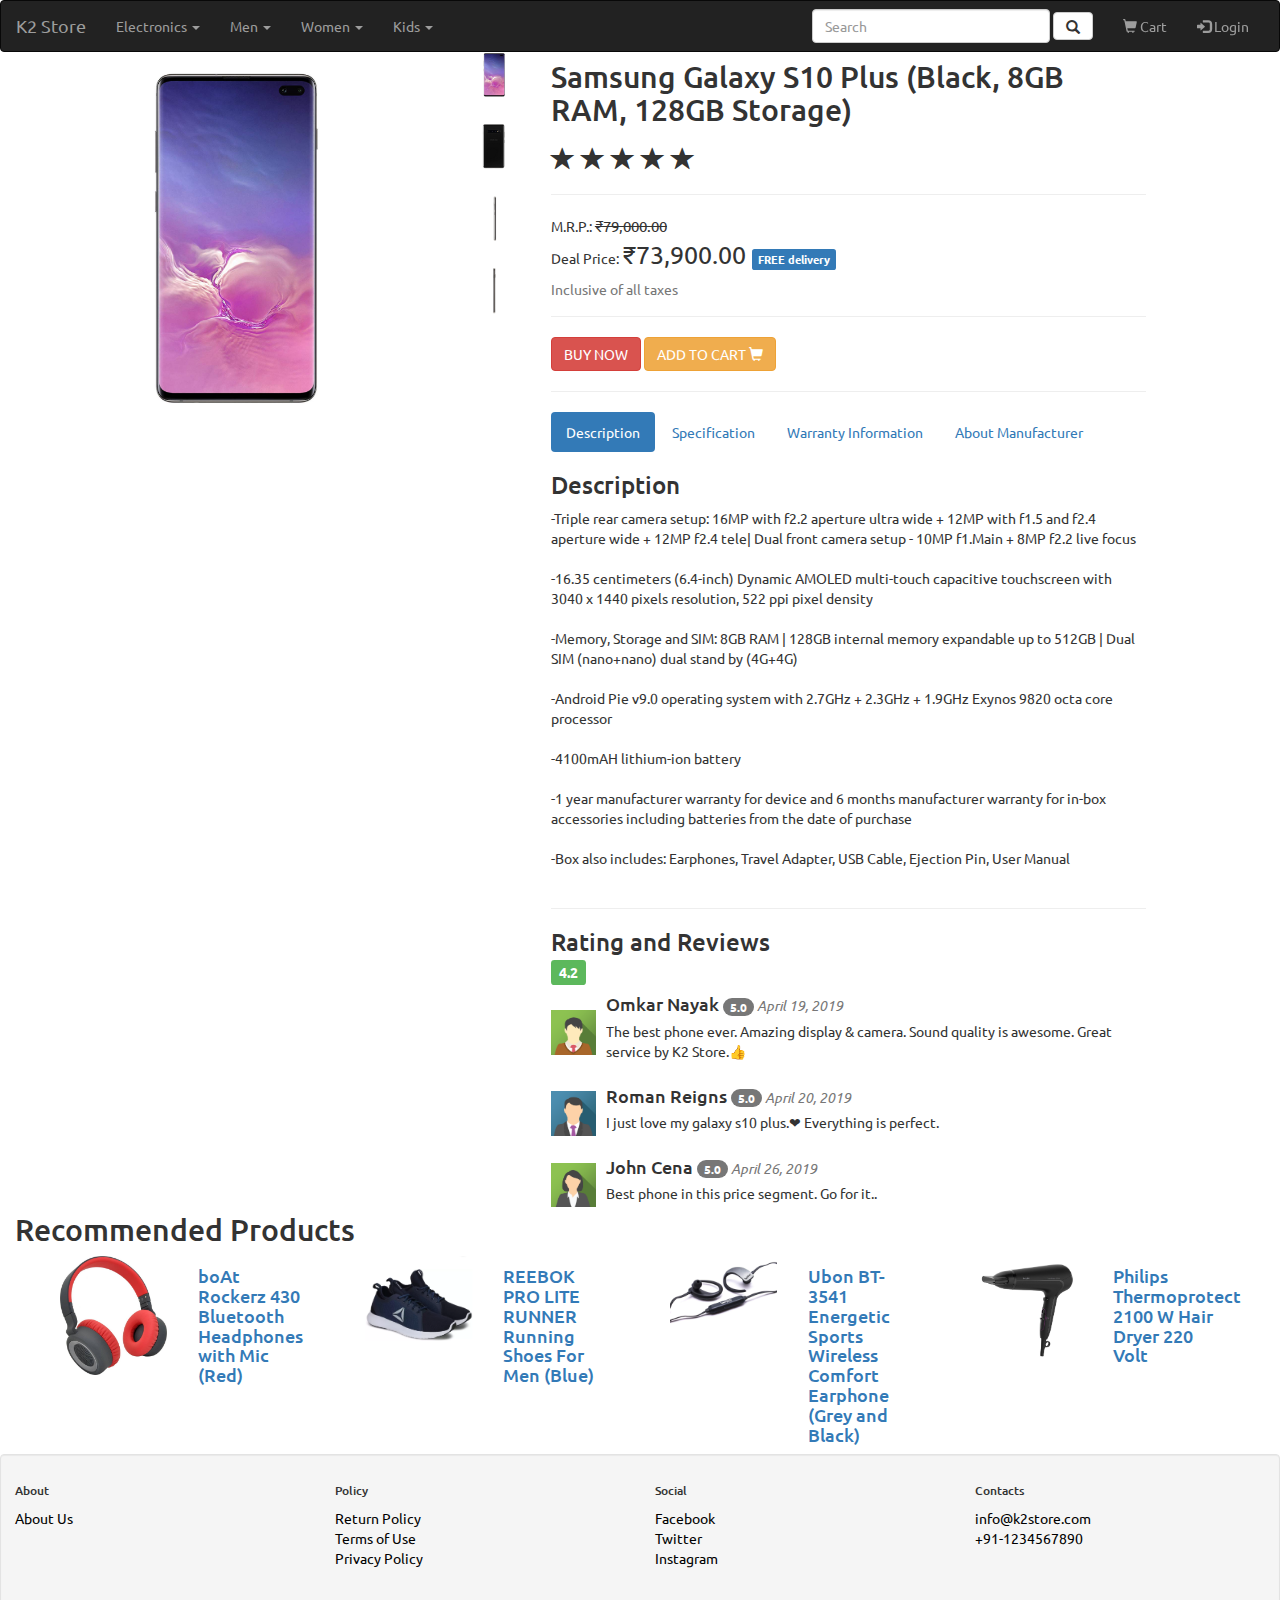
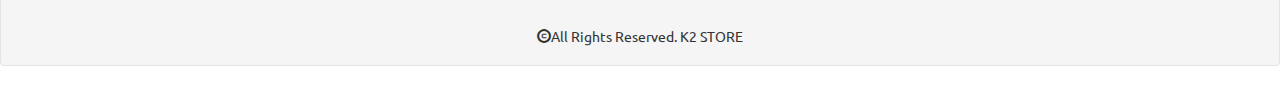
<file: K2-Store/samsung_s10.html>
<html>

	<head>
	
		<title>Samsung Galaxy S10 Plus (Black, 8GB RAM, 128GB Storage)</title>
		
		<link rel="stylesheet" type="text/css" href="product.css">
		
		<link rel="shortcut icon" type="image/x-icon" href="images/title_icon.png" >
		
		<meta charset="utf-8">
		<meta name="viewport" content="widtd=device-widtd, initial-scale=1">
		
		<!-- Latest compiled and minified CSS -->
		<link rel="stylesheet" href="https://maxcdn.bootstrapcdn.com/bootstrap/3.4.0/css/bootstrap.min.css">

		<!-- jQuery library -->
		<script src="https://ajax.googleapis.com/ajax/libs/jquery/3.3.1/jquery.min.js"></script>

		<!-- Latest compiled JavaScript -->
		<script src="https://maxcdn.bootstrapcdn.com/bootstrap/3.4.0/js/bootstrap.min.js"></script>
		
		<!--Search filter-->
		<script src="search.js"></script>
	
	</head>
	
	<body style="margin:0;padding:0;padding-top:40px;">
	
		<!-- Navigation Bar -->
		<nav class="navbar navbar-inverse" data-spy="affix" style="margin:0px;">
		
			<div class="container-fluid">
			
				<div class="navbar-header">
					<button type="button" class="navbar-toggle" data-toggle="collapse" data-target="#mynavbar">
						<span class="icon-bar"></span>
						<span class="icon-bar"></span>
						<span class="icon-bar"></span>
					</button>
					<a href="Project.html" class="navbar-brand">K2 Store</a>
				</div>
				
				<div class="collapse navbar-collapse" id="mynavbar">
				
				<ul class="nav navbar-nav">
				
					<li class="dropdown">
						<a href="#" class="dropdown-toggle" data-toggle="dropdown">Electronics <span class="caret"></span></a>
						<ul class="dropdown-menu">
							<li><a href="#">Mobiles</a></li>
							<li><a href="#">Laptops & PCs</a></li>
							<li><a href="#">Cameras</a></li>
							<li class="divider"></li>
							<li><a href="#">TV</a></li>
							<li><a href="#">Washing Machine</a></li>
							<li><a href="#">Air Conditioners</a></li>
							<li><a href="#">Kitchen Appliances</a></li>
							<li class="divider"></li>
							<li><a href="#">Accessories</a></li>
						</ul>
					</li>
					<li class="dropdown">
						<a href="#" class="dropdown-toggle" data-toggle="dropdown">Men <span class="caret"></span></a>
						<ul class="dropdown-menu">
							<li><a href="#">Top Wear</a></li>
							<li><a href="#">Bottom Wear</a></li>
							<li><a href="#">Footwear</a></li>
							<li class="divider"></li>
							<li><a href="#">Men's Grooming</a></li>
							<li><a href="#">Sports & Fitness</a></li>
							<li class="divider"></li>
							<li><a href="#">Watches & Accessories</a></li>
						</ul>
					</li>
					<li class="dropdown">
						<a href="#" class="dropdown-toggle" data-toggle="dropdown">Women <span class="caret"></span></a>
						<ul class="dropdown-menu">
							<li><a href="#">Western Wear</a></li>
							<li><a href="#">Seasonal Wear</a></li>
							<li><a href="#">Etdnic Wear</a></li>
							<li class="divider"></li>
							<li><a href="#">Sandals</a></li>
							<li><a href="#">Shoes</a></li>
							<li class="divider"></li>
							<li><a href="#">Beauty & Grooming</a></li>
							<li><a href="#">Jewellery & Accessories</a></li>
						</ul>
					</li>
					<li class="dropdown">
						<a href="#" class="dropdown-toggle" data-toggle="dropdown">Kids <span class="caret"></span></a>
						<ul class="dropdown-menu">
							<li><a href="#">Boy's Clotding</a></li>
							<li><a href="#">Girl's Clotding</a></li>
							<li><a href="#">Kid's Clotding</a></li>
							<li class="divider"></li>
							<li><a href="#">Boy's Footwear</a></li>
							<li><a href="#">Girl's Footwear</a></li>
							<li  class="divider"></li>
							<li><a href="#">Toys</a></li>
							<li><a href="#">Baby Care</a></li>
						</ul>
					</li>
				
				</ul>
				
				<ul class="nav navbar-nav navbar-right">
				
					<li>
					
						<form class="navbar-form">
				
							<div class="form-group dropdown">
								<input type="search" placeholder="Search" class="form-control dropdown-toggle" data-toggle="dropdown" id="search">
								<ul class="dropdown-menu" style="display:none" id="search_list">
							<li><a href="#">Books</a></li>
							<li><a href="#">Stationary</a></li>
							<li><a href="#">Games</a></li>
							<li><a href="#">Music</a></li>
							<li><a href="#">Movies & TV Shows</a></li>
							<li><a href="#">Sports</a></li>
							<li><a href="#">Exercise & Fitness</a></li>
							<li><a href="#">Furniture</a></li>
							<li><a href="#">Furnishing</a></li>
							<li><a href="#">Kitchen & Dining</a></li>
							<li><a href="#">Home Decor</a></li>
							<li><a href="#">Lightning</a></li>
							<li><a href="#">Tools & Hardware</a></li>
							<li><a href="#">Pet Supplies</a></li>
							<li><a href="#">Boy's Clothing</a></li>
							<li><a href="#">Girl's Clothing</a></li>
							<li><a href="#">Kid's Clothing</a></li>
							<li><a href="#">Boy's Footwear</a></li>
							<li><a href="#">Girl's Footwear</a></li>
							<li><a href="#">Toys</a></li>
							<li><a href="#">Baby Care</a></li>
							<li><a href="#">Western Wear</a></li>
							<li><a href="#">Seasonal Wear</a></li>
							<li><a href="#">Ethnic Wear</a></li>
							<li><a href="#">Sandals</a></li>
							<li><a href="#">Shoes</a></li>
							<li><a href="#">Beauty & Grooming</a></li>
							<li><a href="#">Jewellery & Accessories</a></li>
							<li><a href="#">Top Wear</a></li>
							<li><a href="#">Bottom Wear</a></li>
							<li><a href="#">Footwear</a></li>
							<li><a href="#">Men's Grooming</a></li>
							<li><a href="#">Sports & Fitness</a></li>
							<li><a href="#">Watches & Accessories</a></li>
							<li><a href="mobiles.html">Mobiles</a></li>
							<li><a href="#">Laptops & PCs</a></li>
							<li><a href="#">Cameras</a></li>
							<li><a href="#">TV</a></li>
							<li><a href="#">Washing Machine</a></li>
							<li><a href="#">Air Conditioners</a></li>
							<li><a href="#">Kitchen Appliances</a></li>
							<li><a href="#">Accessories</a></li>
						</ul>
								<button type="submit" class="btn btn-default"><i class="glyphicon glyphicon-search"></i></button>	
							</div>
							
							
				
						</form>
					
					</li>
					<li><a href="#"><span class="glyphicon glyphicon-shopping-cart"></span> Cart</a></li>
					<li><a href="log_in.html"><span class="glyphicon glyphicon-log-in"></span> Login</a></li>
					
				</ul>
				
				</div>
			
			</div>
		
		</nav>
		<!-- /Navigation Bar -->
		
		
	    <!-- /Product images -->
		<div class="container-fluid">
		<div class="col-sm-5">
		<div class="col-xs-10 tab-content" style="padding-top:10px">
		<img src="images/samsung_s10_1.jpg"  id="br1" class="tab-pane fade in active img img-responsive">
		<img src="images/samsung_s10_2.jpg"  id="br2" class="tab-pane fade img img-responsive">
		<img src="images/samsung_s10_3.jpg"  id="br3" class="tab-pane fade img img-responsive">
		<img src="images/samsung_s10_4.jpg"  id="br4" class="tab-pane fade img img-responsive">
		</div>
		
		<div class="col-xs-2">
      <ul class="nav nav-pills nav-stacked">
        <li><a data-toggle="tab"  href="#br1"><img src="images/samsung_s10_1.jpg" style="height:50px;width:50px;"></a></li>
        <li><a data-toggle="tab"  href="#br2"><img src="images/samsung_s10_2.jpg" style="height:50px;width:50px;"></a></li>
        <li><a data-toggle="tab"  href="#br3"><img src="images/samsung_s10_3.jpg" style="height:50px;width:50px;"></a></li>
        <li><a data-toggle="tab"  href="#br4"><img src="images/samsung_s10_4.jpg" style="height:50px;width:50px;"></a></li>
      </ul>
		</div>
		</div>
		<!-- /Product images -->
		
		
		<!-- /Product details --> 
		
		<div class="col-sm-6">
		<h2>Samsung Galaxy S10 Plus (Black, 8GB RAM, 128GB Storage)</h2>
		<h3><span class="glyphicon glyphicon-star"></span>
		<span class="glyphicon glyphicon-star"></span>
		<span class="glyphicon glyphicon-star"></span>
		<span class="glyphicon glyphicon-star"></span>
		<span class="glyphicon glyphicon-star"></span></h3>
		<hr>
		M.R.P.: <del style="font-size:15px;"> ₹79,000.00</del><br>
		Deal Price: <span style="font-size:25px;"> ₹73,900.00 </span><span class="label label-primary">FREE delivery</span><br>
		<h4><small> Inclusive of all taxes</small></h4>
		<hr>
		
		<a href="payment.html" class="btn btn-danger">BUY NOW</a>
		<a href="payment.html" class="btn btn-warning">ADD TO CART <span class="glyphicon glyphicon-shopping-cart"></span></a>
		
		<hr>
		
		
		<ul class="nav nav-pills">
    <li class="active"><a data-toggle="tab" href="#description">Description</a></li>
    <li><a data-toggle="tab" href="#specification">Specification</a></li>
    <li><a data-toggle="tab" href="#warranty">Warranty Information</a></li>
	    <li><a data-toggle="tab" href="#about">About Manufacturer</a></li>

  </ul>

  <div class="tab-content">
    <div id="description" class="tab-pane fade in active">
      <h3>Description</h3>
      <p>
	  -Triple rear camera setup: 16MP with f2.2 aperture ultra wide + 12MP with f1.5 and f2.4 aperture wide + 12MP f2.4 tele| Dual front camera setup - 10MP f1.Main + 8MP f2.2 live focus<br><br>
      -16.35 centimeters (6.4-inch) Dynamic AMOLED multi-touch capacitive touchscreen with 3040 x 1440 pixels resolution, 522 ppi pixel density<br><br>
      -Memory, Storage and SIM: 8GB RAM | 128GB internal memory expandable up to 512GB | Dual SIM (nano+nano) dual stand by (4G+4G)<br><br>
      -Android Pie v9.0 operating system with 2.7GHz + 2.3GHz + 1.9GHz Exynos 9820 octa core processor<br><br>
      -4100mAH lithium-ion battery<br><br>
      -1 year manufacturer warranty for device and 6 months manufacturer warranty for in-box accessories including batteries from the date of purchase<br><br>
      -Box also includes: Earphones, Travel Adapter, USB Cable, Ejection Pin, User Manual<br><br>
	  </p>
    </div>
	
	
    <div id="specification" class="tab-pane fade">
      <h3>Specification</h3>
      <p>
	  <table class="table" style="font-size:14px;">
	  <br>
	  <tr><td><h4>General</h4></td></tr>
	  <tr>
	  <th>Model Name</th>
	  <td>Galaxy S10 Plus</td>
	  </tr>
	  <tr>
	  <th>Color</th>
	  <td>Prism Black</td>
	  </tr>
	  <tr>
	  <th>SIM Type</th>
	  <td>Dual Sim</td>
	  </tr>
	  <tr>
	  <th>Display Size</th>
	  <td>16.26 cm (6.4 inch)</td>
	  </tr>
	  <tr>
	  <th>Resolution</th>
	  <td>3040 x 1440 pixel</td>
	  </tr>
	  <tr>
	  <th>GPU</th>
	  <td>Mali-G76 MP12</td>
	  </tr>
	  <tr>
	  <th>Battery Capacity</th>
	  <td>4100 mAh</td>
	  </tr>
	  <tr>
	  
	  <tr><td><h4>OS & Processor Features</h4></td></tr>
	  <th>Operating System</th>
	  <td>Android Pie 9.0</td>
	  </tr>
	  <th>Processor Type</th>
	  <td>Exynos 9 9820</td>
	  </tr>
	  <th>Processor Core</th>
	  <td>Octa Core</td>
	  </tr>
	  
	  <tr><td><h4>Memory & Storage Features</h4></td></tr>
	  <tr>
	  <th>Internal Storage</th>
	  <td>128 GB</td>
	  </tr>
	  <tr>
	  <th>RAM</th>
	  <td>8 GB</td>
	  </tr>
	  <tr>
	  <th>Expandable Storage</th>
	  <td>512 GB</td>
	  </tr>
	  <tr>
	  <th>Memory Card Slot Type</th>
	  <td>Hybrid Slot</td>
	  </tr>
	  
	  <tr><td><h4>Camera Features</h4></td></tr>
	  <tr>
	  <th>Primary Camera</th>
	  <td>16MP + 12MP + 12MP</td>
	  </tr>
	  <tr>
	  <th>Primary Camera Features</th>
	  <td>16MP F2.2 (Ultra Wide) + 12MP F1.5 and F2.4 (Wide) + 12MP F2.4 (Tele)</td>
	  </tr>
	  <tr>
	  <th>Secondary Camera</th>
	  <td>512 GB</td>
	  </tr>
	  <tr>
	  <th>Secondary Camera Features</th>
	  <td>Dual Front Camera Setup - 10MP F1.9 (Main) + 8MP F2.2 (Live Focus)</td>
	  </tr>
	  <tr>
	  <th>Flash</th>
	  <td>Rear LED Flash</td>
	  </tr>
	  
	  <tr><td><h4>Dimensions</h4></td></tr>
	  <tr>
	  <th>Width</th>
	  <td>74.1 mm</td>
	  </tr>
	  <tr>
	  <th>Height</th>
	  <td>157.6 mm</td>
	  </tr>
	  <tr>
	  <th>Depth</th>
	  <td>7.8 mm</td>
	  </tr>
	  <tr>
	  <th>Weight</th>
	  <td>175 g</td>
	  </tr>
	  
	  </table>

	  </p>
    </div>
	
	
    <div id="warranty" class="tab-pane fade">
      <h3>Warranty Information</h3>
      <p>
	  <table class="table table-striped" style="font-size:14px;">
	  <tr>
	  <td>Domestic Warranty</td>
	  <td>1 Year</td>
	  </tr>
	  <tr>
	  <td>Warranty Summary</td>
	  <td>1 Year for Mobile and 6 Months for Accessories</td>
	  </tr>
	  <tr>
	  <td>Warranty Service Type</td>
	  <td>On-site Service. Customer needs to call the nearby Authorized Service Center</td>
	  </tr>
	  <tr>
	  <td>Covered in Warranty</td>
	  <td>Warranty of the product is limited to manufacturing defects only</td>
	  </tr>
	  <tr>
	  <td>Not Covered in Warranty</td>
	  <td>Physical Damage</td>
	  </tr>
	  </table>
	  </p>
    </div>
	
	
	<div id="about" class="tab-pane fade">
      <h3>About Manufacturer</h3>
      <p>
	  <img src="images/samsung_s10_5.jpg" class="img img-responsive">
	  <img src="images/samsung_s10_6.jpg" class="img img-responsive">
	  <img src="images/samsung_s10_7.jpg" class="img img-responsive"></p>
    </div>
  </div>
  
  <hr>
  <h3>Rating and Reviews</h3><h4><span class="label label-success">4.2</span></h4>
  
  <div class="media">
     <div class="media-left media-middle">
      <img src="images/img_avatar2.png" class="media-object" style="width:45px">
    </div>
    <div class="media-body">
      <h4 class="media-heading">Omkar Nayak <span class="badge">5.0</span><small><i> April 19, 2019</i></small></h4>
      <p>The best phone ever. Amazing display & camera. Sound quality is awesome. Great service by K2 Store.👍</p>
      
      
      
    </div>
  </div>
  <div class="media">
            <div class="media-left media-middle">
              <img src="images/img_avatar3.png" class="media-object" style="width:45px">
            </div>
            <div class="media-body">
              <h4 class="media-heading">Roman Reigns <span class="badge">5.0</span><small><i> April 20, 2019</i></small></h4>
              <p>I just love my galaxy s10 plus.❤ Everything is perfect.</p>
            </div>
          </div>
		  
   <div class="media">
        <div class="media-left media-middle">
          <img src="images/img_avatar4.png" class="media-object" style="width:45px">
        </div>
        <div class="media-body">
          <h4 class="media-heading">John Cena <span class="badge">5.0</span><small><i> April 26, 2019</i></small></h4>
          <p>Best phone in this price segment. Go for it..</p>

          
          
        </div>
      </div>
		</div>
		<!-- /Product details --> 
		
		
		<!-- /Suggestions -->
		<h2>Recommended Products</h2>
		<div class="col-sm-12">
		
		<div class="col-sm-3">
		<a href="boat_rockerz_430.html">
		<div class="col-sm-6">
		<img src="images/boat_rockerz_430_1.jpg" class="img img-responsive">
		</div>
		<div class="col-sm-6">
		<h4>boAt Rockerz 430 Bluetooth Headphones with Mic (Red)</h4>
		</div>
		</a><hr>
		</div>
		
		<div class="col-sm-3">
		<a href="reebok_shoes.html">
		<div class="col-sm-6">
		<img src="images/reebok_shoes.jpg" class="img img-responsive">
		</div>
		<div class="col-sm-6">
		<h4>REEBOK PRO LITE RUNNER Running Shoes For Men (Blue)</h4>
		</div>
		</a><hr>
		</div>
		
		<div class="col-sm-3">
		<a href="ubon_earphone.html">
		<div class="col-sm-6">
		<img src="images/ubon_earphone_1.jpg" class="img img-responsive">
		</div>
		<div class="col-sm-6">
		<h4>Ubon BT-3541 Energetic Sports Wireless Comfort Earphone (Grey and Black)</h4>
		</div>
		</a><hr>
		</div>
		
		<div class="col-sm-3">
		<a href="philips_hairdryer.html">
		<div class="col-sm-6">
		<img src="images/philips_hairdryer.jpg" class="img img-responsive">
		</div>
		<div class="col-sm-6">
		<h4>Philips Thermoprotect 2100 W Hair Dryer 220 Volt</h4>
		</div>
		</a><hr>
		</div>
		
		</div>
		
		<!-- /Suggestions -->
		
		
		</div>
		
					<!--footer -->
			<div>				
						
							<div class="col-sm-3 footer_div">
						
								<h6>About</h6>
								<a href="#" style="color:black" data-toggle="modal" data-target="#aboutus">About Us</a><br>	
                                <div class="modal fade" id="aboutus" role="dialog">
                                <div class="modal-dialog">
                                      <div class="modal-content">
                                        <div class="modal-header">
                                          <button type="button" class="close" data-dismiss="modal">&times;</button>
                                          <h4 class="modal-title">About Us</h4>
                                        </div>
                                        <div class="modal-body">
                                          <h3>K2 Store</h3>
										  <p>Launched in May 2019, One of India's small and emerging e-commmerce marketplace with wide range of product categories.
										  K2 Store is a small initiative by two friends to empower small and medium-sized businesses to reach customers with a number of programmes that help boost their revenue, reach and productivity.<br>

										  </p>
                                        </div>
                                      </div>
      
                                    </div>
                                </div>								
						
							</div>
							
							<div class="col-sm-3 footer_div">
							
								<h6>Policy</h6>
								<a href="#" style="color:black" data-toggle="modal" data-target="#return">Return Policy</a><br>
								<a href="#" style="color:black" data-toggle="modal" data-target="#terms">Terms of Use</a><br>
								<a href="#" style="color:black" data-toggle="modal" data-target="#privacy">Privacy Policy</a><br>
								
								
								<div class="modal fade" id="return" role="dialog">
                                <div class="modal-dialog">
                                      <div class="modal-content">
                                        <div class="modal-header">
                                          <button type="button" class="close" data-dismiss="modal">&times;</button>
                                          <h4 class="modal-title">Return Policy</h4>
                                        </div>
                                        <div class="modal-body">
                                          <p>Returns is a scheme provided by respective sellers directly under this policy in terms of which the option of exchange, replacement and/ or refund is offered by the respective sellers to you. All products listed under a particular category may not have the same returns policy. For all products, the policy on the product page shall prevail over the general returns policy. <br>
										   General Rules for a successful Return<br>
                                          <ul>
                                          <li>In certain cases where the seller is unable to process a replacement for any reason whatsoever, a refund will be given.</li>
                                          <li>During open box deliveries, while accepting your order, if you received a different or a damaged product, you will be given a refund (on the spot refunds for cash-on-delivery orders). Once you have accepted an open box delivery, no return request will be processed, except for manufacturing defects. In such cases, this category-specific replacement/return general conditions will be applicable. Click here to know more about Open Box Delivery</li>
                                          <li>For products where installation is provided by K2 Store's service partners, do not open the product packaging by yourself. K2 Store authorised personnel shall help in unboxing and installation of the product.</li>
                                          <li>For Furniture, any product related issues will be checked by an authorised service personnel (free of cost) and attempted to be resolved by replacing the faulty/ defective part of the product. Full replacement will be provided only in cases where the service personnel opines that replacing the faulty/defective part will not resolve the issue.</li>
                                          </ul>
                                          In case of returns where you would like item(s) to be picked up from a different address, the address can only be changed if pick-up service is available at the new address<br><br>
                                          The field executive will refuse to accept the return if any of the above conditions are not met.
                                          For any products for which a refund is to be given, the refund will be processed once the returned product has been received by the seller.
										  </p>
                                        </div>
                                      </div>
      
                                    </div>
                                </div>
								
								<div class="modal fade" id="terms" role="dialog">
                                <div class="modal-dialog">
                                      <div class="modal-content">
                                        <div class="modal-header">
                                          <button type="button" class="close" data-dismiss="modal">&times;</button>
                                          <h4 class="modal-title">Terms of Use</h4>
                                        </div>
                                        <div class="modal-body">
                                          <p>This document is published in accordance with the provisions of Rule 3 (1) of the Information Technology (Intermediaries guidelines) Rules, 2011 that require publishing the rules and regulations, privacy policy and Terms of Use for access or usage of website.<br>

										  The domain name is owned by K2 Store Internet Private Limited<br>
										  
                                          Your use of the Website and services and tools are governed by the following terms and conditions ( "Terms of Use" ) as applicable to the Website including the applicable policies which are incorporated herein by way of reference. If You transact on the Website, You shall be subject to the policies that are applicable to the Website for such transaction. By mere use of the Website, You shall be contracting with K2 Store Internet Private Limited and these terms and conditions including the policies constitute Your binding obligations, with K2 Store.<br>

                                          For the purpose of these Terms of Use, wherever the context so requires "You" or "User" shall mean any natural or legal person who has agreed to become a buyer on the Website by providing Registration Data while registering on the Website as Registered User using the computer systems. K2 Store allows the User to surf the Website or making purchases without registering on the Website. The term "We" , "Us" , "Our" shall mean K2 Store Internet Private Limited.<br>

                                          When You use any of the services provided by Us through the Website, including but not limited to, (e.g. Product Reviews, Seller Reviews), You will be subject to the rules, guidelines, policies, terms, and conditions applicable to such service, and they shall be deemed to be incorporated into this Terms of Use and shall be considered as part and parcel of this Terms of Use. We reserve the right, at Our sole discretion, to change, modify, add or remove portions of these Terms of Use, at any time without any prior written notice to You. It is Your responsibility to review these Terms of Use periodically for updates / changes. Your continued use of the Website following the posting of changes will mean that You accept and agree to the revisions. As long as You comply with these Terms of Use, We grant You a personal, non-exclusive, non-transferable, limited privilege to enter and use the Website.<br>

                                          ACCESSING, BROWSING OR OTHERWISE USING THE SITE INDICATES YOUR AGREEMENT TO ALL THE TERMS AND CONDITIONS UNDER THESE TERMS OF USE, SO PLEASE READ THE TERMS OF USE CAREFULLY BEFORE PROCEEDING. By impliedly or expressly accepting these Terms of Use, You also accept and agree to be bound by K2 Store Policies ((including but not limited to Privacy Policy available at Privacy) as amended from time to time.<br>
										  </p>
                                        </div>
                                      </div>
      
                                    </div>
                                </div>
								
								<div class="modal fade" id="privacy" role="dialog">
                                <div class="modal-dialog">
                                      <div class="modal-content">
                                        <div class="modal-header">
                                          <button type="button" class="close" data-dismiss="modal">&times;</button>
                                          <h4 class="modal-title">Privacy Policy</h4>
                                        </div>
                                        <div class="modal-body">
                                          <p>We value the trust you place in us. That's why we insist upon the highest standards for secure transactions and customer information privacy. Please read the following statement to learn about our information gathering and dissemination practices.<br>

                                          Note:<br>

                                          Our privacy policy is subject to change at any time without notice. To make sure you are aware of any changes, please review this policy periodically.<br>

                                          By visiting this Website you agree to be bound by the terms and conditions of this Privacy Policy. If you do not agree please do not use or access our Website.<br>

                                          By mere use of the Website, you expressly consent to our use and disclosure of your personal information in accordance with this Privacy Policy. This Privacy Policy is incorporated into and subject to the Terms of Use.<br><br>

                                          1. Collection of Personally Identifiable Information and other Information<br>

                                          When you use our Website, we collect and store your personal information which is provided by you from time to time. Our primary goal in doing so is to provide you a safe, efficient, smooth and customized experience. This allows us to provide services and features that most likely meet your needs, and to customize our Website to make your experience safer and easier. More importantly, while doing so we collect personal information from you that we consider necessary for achieving this purpose.<br>

                                          In general, you can browse the Website without telling us who you are or revealing any personal information about yourself. Once you give us your personal information, you are not anonymous to us. Where possible, we indicate which fields are required and which fields are optional. You always have the option to not provide information by choosing not to use a particular service or feature on the Website. We may automatically track certain information about you based upon your behaviour on our Website. We use this information to do internal research on our users' demographics, interests, and behaviour to better understand, protect and serve our users. This information is compiled and analysed on an aggregated basis. This information may include the URL that you just came from (whether this URL is on our Website or not), which URL you next go to (whether this URL is on our Website or not), your computer browser information, and your IP address.<br>

                                          We use data collection devices such as "cookies" on certain pages of the Website to help analyse our web page flow, measure promotional effectiveness, and promote trust and safety. "Cookies" are small files placed on your hard drive that assist us in providing our services. We offer certain features that are only available through the use of a "cookie". We also use cookies to allow you to enter your password less frequently during a session. Cookies can also help us provide information that is targeted to your interests. Most cookies are "session cookies," meaning that they are automatically deleted from your hard drive at the end of a session. You are always free to decline our cookies if your browser permits, although in that case you may not be able to use certain features on the Website and you may be required to re-enter your password more frequently during a session.<br>

                                          Additionally, you may encounter "cookies" or other similar devices on certain pages of the Website that are placed by third parties. We do not control the use of cookies by third parties.<br>

                                          If you choose to buy on the Website, we collect information about your buying behaviour.<br>

                                          If you transact with us, we collect some additional information, such as a billing address, a credit / debit card number and a credit / debit card expiration date and/ or other payment instrument details and tracking information from cheques or money orders.<br>

                                          If you choose to post messages on our message boards, chat rooms or other message areas or leave feedback, we will collect that information you provide to us. We retain this information as necessary to resolve disputes, provide customer support and troubleshoot problems as permitted by law.<br>

                                          If you send us personal correspondence, such as emails or letters, or if other users or third parties send us correspondence about your activities or postings on the Website, we may collect such information into a file specific to you.<br>

                                          We collect personally identifiable information (email address, name, phone number, credit card / debit card / other payment instrument details, etc.) from you when you set up a free account with us. While you can browse some sections of our Website without being a registered member, certain activities (such as placing an order) do require registration. We do use your contact information to send you offers based on your previous orders and your interests.<br><br>

                                          2. Use of Demographic / Profile Data / Your Information<br>

                                          We use personal information to provide the services you request. To the extent we use your personal information to market to you, we will provide you the ability to opt-out of such uses. We use your personal information to resolve disputes; troubleshoot problems; help promote a safe service; collect money; measure consumer interest in our products and services, inform you about online and offline offers, products, services, and updates; customize your experience; detect and protect us against error, fraud and other criminal activity; enforce our terms and conditions; and as otherwise described to you at the time of collection.<br>

                                          With your consent, we will have access to your SMS, contacts in your directory, location and device information and we may request you to provide your PAN and Aadhaar details to check your eligibility for certain products/services including but not limited to providing credit) being offered by us, our affiliates or our lending partners. We may share this data with our affiliates or our lending partners for the same purposes as mentioned above, however, we will not store any Aadhaar data ourselves. In the event that consent to this such use of data is withdrawn in the future, we will stop collection of such data but continue to store the data (save for Aadhaar data) and use it for internal purposes to further improve our services.<br>

                                          In our efforts to continually improve our product and service offerings, we collect and analyse demographic and profile data about our users' activity on our Website.<br>

                                          We identify and use your IP address to help diagnose problems with our server, and to administer our Website. Your IP address is also used to help identify you and to gather broad demographic information.<br>

                                          We will occasionally ask you to complete optional online surveys. These surveys may ask you for contact information and demographic information (like zip code, age, or income level). We use this data to tailor your experience at our Website, providing you with content that we think you might be interested in and to display content according to your preferences.<br>

                                          Cookies<br>
                                          A "cookie" is a small piece of information stored by a web server on a web browser so it can be later read back from that browser. Cookies are useful for enabling the browser to remember information specific to a given user. We place both permanent and temporary cookies in your computer's hard drive. The cookies do not contain any of your personally identifiable information.<br><br>

                                          3. Sharing of personal information<br>

                                          We may share personal information with our other corporate entities and affiliates. These entities and affiliates may market to you as a result of such sharing unless you explicitly opt-out.<br>

                                          We may disclose personal information to third parties. This disclosure may be required for us to provide you access to our Services, to comply with our legal obligations, to enforce our User Agreement, to facilitate our marketing and advertising activities, or to prevent, detect, mitigate, and investigate fraudulent or illegal activities related to our Services. We do not disclose your personal information to third parties for their marketing and advertising purposes without your explicit consent.<br>

                                          We may disclose personal information if required to do so by law or in the good faith belief that such disclosure is reasonably necessary to respond to subpoenas, court orders, or other legal process. We may disclose personal information to law enforcement offices, third party rights owners, or others in the good faith belief that such disclosure is reasonably necessary to: enforce our Terms or Privacy Policy; respond to claims that an advertisement, posting or other content violates the rights of a third party; or protect the rights, property or personal safety of our users or the general public.<br>

                                          We and our affiliates will share / sell some or all of your personal information with another business entity should we (or our assets) plan to merge with, or be acquired by that business entity, or re-organization, amalgamation, restructuring of business. Should such a transaction occur that other business entity (or the new combined entity) will be required to follow this privacy policy with respect to your personal information.<br></p>
                                        </div>
                                      </div>
      
                                    </div>
                                </div>
								
							
							</div>
							
							<div>
						
							<div class="col-sm-3 footer_div">
						
								<h6>Social</h6>
								<a href="https://www.facebook.com/" style="color:black">Facebook</a><br>
								<a href="https://twitter.com/login?lang=en" style="color:black">Twitter</a><br>
								<a href="https://www.instagram.com/" style="color:black">Instagram</a><br>
						
							</div>
							
							<div class="col-sm-3 footer_div">
							
								<h6>Contacts</h6>
								<a href="https://www.google.com/intl/en-GB/gmail/about/#" style="color:black">info@k2store.com</a><br>
								<span style="color:black">+91-1234567890</span><br>
							
							</div>
						
						</div>
						<center class="well"><i class="glyphicon glyphicon-copyright-mark"></i>All Rights Reserved. K2 STORE</center>	
				</div>
											

			
			<!--/footer-->
	
	</body>

</html>
</file>
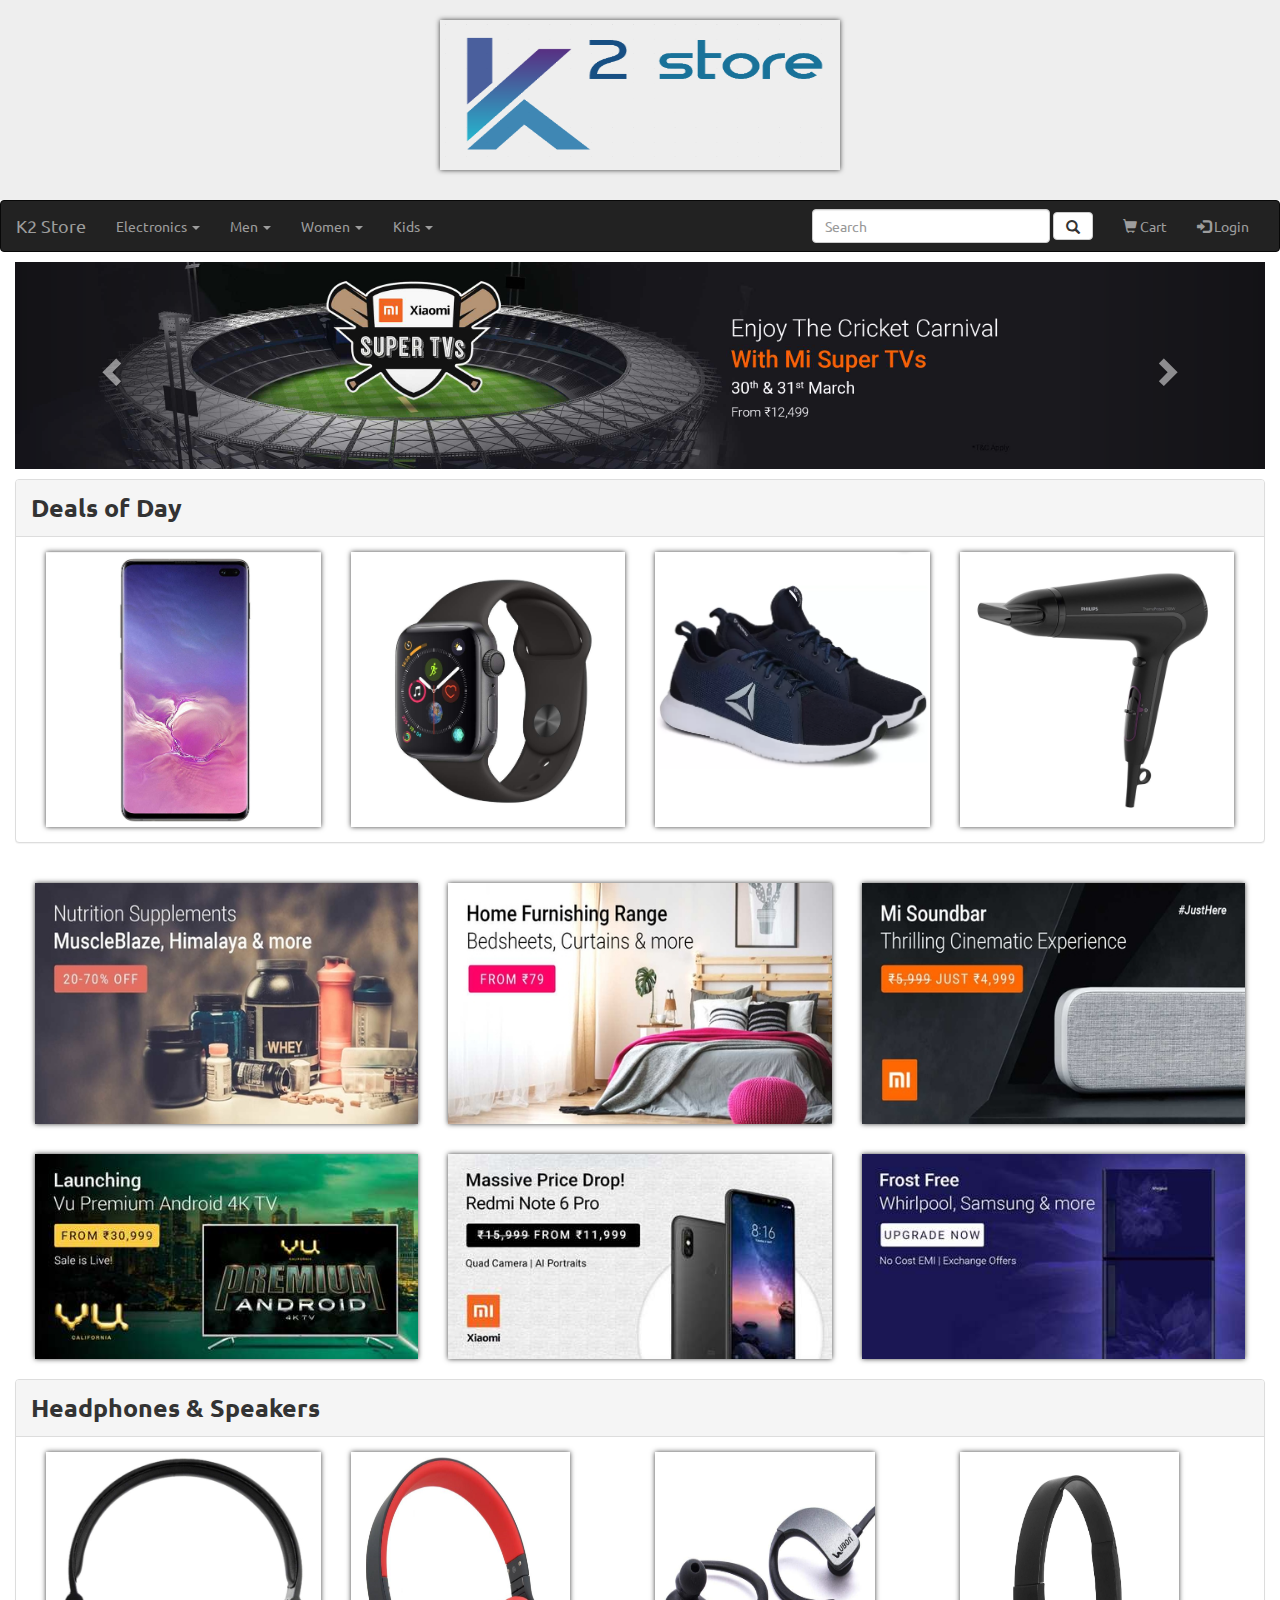
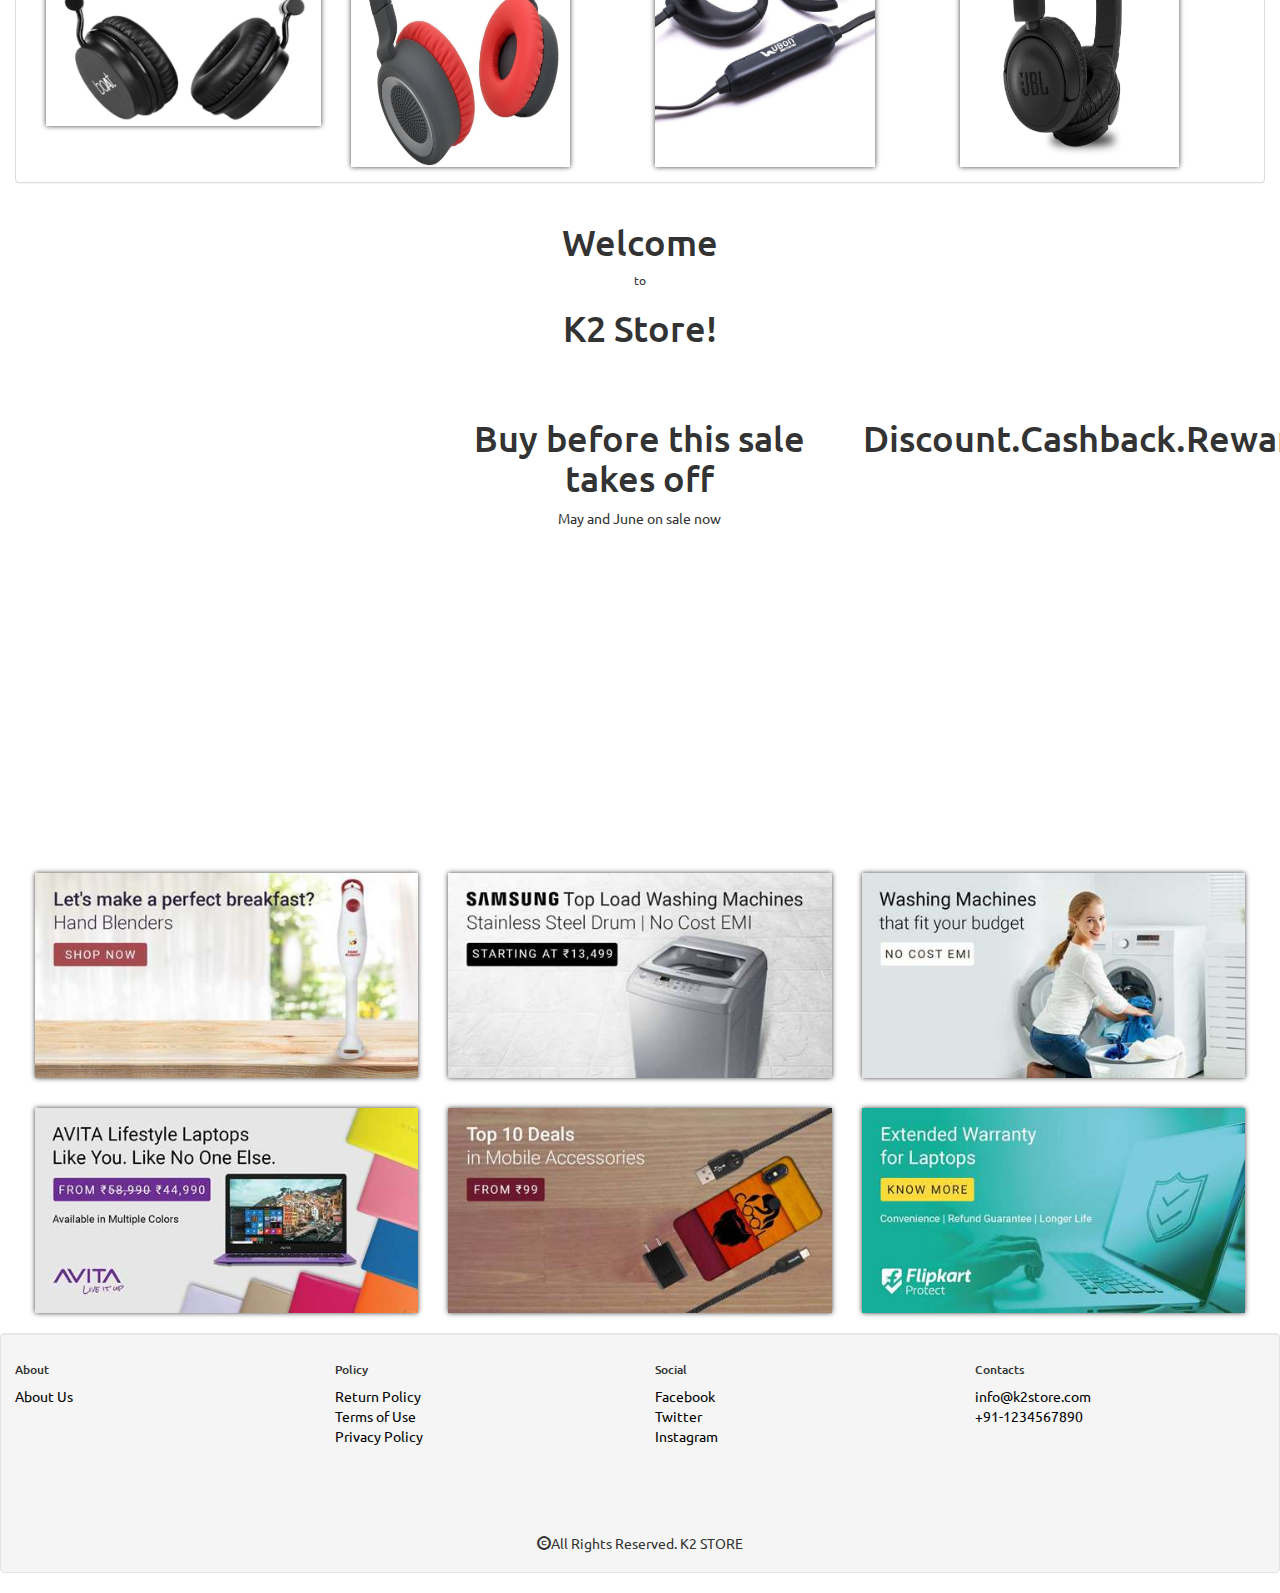
<file: K2-Store/temp.html>
<html>
	
	<head>
		
		<title>K2 Store | Home</title>
		
		<link rel="stylesheet" type="text/css" href="Project.css">
		
		<link rel="shortcut icon" type="image/x-icon" href="images/title_icon.png" >
		
		<meta charset="utf-8">
		<meta name="viewport" content="width=device-width, initial-scale=1">
		
		<!-- Latest compiled and minified CSS -->
		<link rel="stylesheet" href="https://maxcdn.bootstrapcdn.com/bootstrap/3.4.0/css/bootstrap.min.css">

		<!-- jQuery library -->
		<script src="https://ajax.googleapis.com/ajax/libs/jquery/3.3.1/jquery.min.js"></script>

		<!-- Latest compiled JavaScript -->
		<script src="https://maxcdn.bootstrapcdn.com/bootstrap/3.4.0/js/bootstrap.min.js"></script>

		<script>
$(document).ready(function(){
  $("#search").on("keyup", function() {
    var value = $(this).val().toLowerCase();
	if(value!=null)
	    $("#search_list").show();
		if(value==null)
		$("#search_list").hide();
		

	
    $(".dropdown-menu li").filter(function() {
      $(this).toggle($(this).text().toLowerCase().indexOf(value) > -1)
    });
  });
  
});
</script>

	</head>
	
	<body>
	
	
		<!-- Header -->
		<div class="jumbotron" style="margin:0px; height:200px;padding:0px">
			
			<div class="container">
				<img src="images/k2store-logo.png" style="display:block;margin-right:auto;margin-left:auto;margin-top:20px; height:150px; width:400px;">
			</div>
			
		</div>
		<!-- /Header -->
	
	
		<!-- Navigation Bar -->
		<nav class="navbar navbar-inverse" data-spy="affix" data-offset-top="200" style="margin:0px;">
		
			<div class="container-fluid">
			
				<div class="navbar-header">
					<button type="button" class="navbar-toggle" data-toggle="collapse" data-target="#mynavbar">
						<span class="icon-bar"></span>
						<span class="icon-bar"></span>
						<span class="icon-bar"></span>
					</button>
					<a href="Project.html" class="navbar-brand">K2 Store</a>
				</div>
				
				<div class="collapse navbar-collapse" id="mynavbar">
				
				<ul class="nav navbar-nav">
				
					<li class="dropdown">
						<a href="#" class="dropdown-toggle" data-toggle="dropdown">Electronics <span class="caret"></span></a>
						<ul class="dropdown-menu">
							<li><a href="#">Mobiles</a></li>
							<li><a href="#">Laptops & PCs</a></li>
							<li><a href="#">Cameras</a></li>
							<li class="divider"></li>
							<li><a href="#">TV</a></li>
							<li><a href="#">Washing Machine</a></li>
							<li><a href="#">Air Conditioners</a></li>
							<li><a href="#">Kitchen Appliances</a></li>
							<li class="divider"></li>
							<li><a href="#">Accessories</a></li>
						</ul>
					</li>
					<li class="dropdown">
						<a href="#" class="dropdown-toggle" data-toggle="dropdown">Men <span class="caret"></span></a>
						<ul class="dropdown-menu">
							<li><a href="#">Top Wear</a></li>
							<li><a href="#">Bottom Wear</a></li>
							<li><a href="#">Footwear</a></li>
							<li class="divider"></li>
							<li><a href="#">Men's Grooming</a></li>
							<li><a href="#">Sports & Fitness</a></li>
							<li class="divider"></li>
							<li><a href="#">Watches & Accessories</a></li>
						</ul>
					</li>
					<li class="dropdown">
						<a href="#" class="dropdown-toggle" data-toggle="dropdown">Women <span class="caret"></span></a>
						<ul class="dropdown-menu">
							<li><a href="#">Western Wear</a></li>
							<li><a href="#">Seasonal Wear</a></li>
							<li><a href="#">Ethnic Wear</a></li>
							<li class="divider"></li>
							<li><a href="#">Sandals</a></li>
							<li><a href="#">Shoes</a></li>
							<li class="divider"></li>
							<li><a href="#">Beauty & Grooming</a></li>
							<li><a href="#">Jewellery & Accessories</a></li>
						</ul>
					</li>
					<li class="dropdown">
						<a href="#" class="dropdown-toggle" data-toggle="dropdown">Kids <span class="caret"></span></a>
						<ul class="dropdown-menu">
							<li><a href="#">Boy's Clothing</a></li>
							<li><a href="#">Girl's Clothing</a></li>
							<li><a href="#">Kid's Clothing</a></li>
							<li class="divider"></li>
							<li><a href="#">Boy's Footwear</a></li>
							<li><a href="#">Girl's Footwear</a></li>
							<li  class="divider"></li>
							<li><a href="#">Toys</a></li>
							<li><a href="#">Baby Care</a></li>
						</ul>
					</li>
				</ul>
				
				<ul class="nav navbar-nav navbar-right">
				
					<li>
					
						<form class="navbar-form">
				
							<div class="form-group dropdown">
								<input type="search" placeholder="Search" class="form-control dropdown-toggle" data-toggle="dropdown" id="search">
								<ul class="dropdown-menu" style="display:none" id="search_list">
							<li><a href="#">Books</a></li>
							<li><a href="#">Stationary</a></li>
							<li><a href="#">Games</a></li>
							<li><a href="#">Music</a></li>
							<li><a href="#">Movies & TV Shows</a></li>
							<li><a href="#">Sports</a></li>
							<li><a href="#">Exercise & Fitness</a></li>
							<li><a href="#">Furniture</a></li>
							<li><a href="#">Furnishing</a></li>
							<li><a href="#">Kitchen & Dining</a></li>
							<li><a href="#">Home Decor</a></li>
							<li><a href="#">Lightning</a></li>
							<li><a href="#">Tools & Hardware</a></li>
							<li><a href="#">Pet Supplies</a></li>
							<li><a href="#">Boy's Clothing</a></li>
							<li><a href="#">Girl's Clothing</a></li>
							<li><a href="#">Kid's Clothing</a></li>
							<li><a href="#">Boy's Footwear</a></li>
							<li><a href="#">Girl's Footwear</a></li>
							<li><a href="#">Toys</a></li>
							<li><a href="#">Baby Care</a></li>
							<li><a href="#">Western Wear</a></li>
							<li><a href="#">Seasonal Wear</a></li>
							<li><a href="#">Ethnic Wear</a></li>
							<li><a href="#">Sandals</a></li>
							<li><a href="#">Shoes</a></li>
							<li><a href="#">Beauty & Grooming</a></li>
							<li><a href="#">Jewellery & Accessories</a></li>
							<li><a href="#">Top Wear</a></li>
							<li><a href="#">Bottom Wear</a></li>
							<li><a href="#">Footwear</a></li>
							<li><a href="#">Men's Grooming</a></li>
							<li><a href="#">Sports & Fitness</a></li>
							<li><a href="#">Watches & Accessories</a></li>
							<li><a href="mobiles.html">Mobiles</a></li>
							<li><a href="#">Laptops & PCs</a></li>
							<li><a href="#">Cameras</a></li>
							<li><a href="#">TV</a></li>
							<li><a href="#">Washing Machine</a></li>
							<li><a href="#">Air Conditioners</a></li>
							<li><a href="#">Kitchen Appliances</a></li>
							<li><a href="#">Accessories</a></li>
						</ul>
								<button type="submit" class="btn btn-default"><i class="glyphicon glyphicon-search"></i></button>	
							</div>
							
							
				
						</form>
					
					</li>
					<li><a href="#"><span class="glyphicon glyphicon-shopping-cart"></span> Cart</a></li>
					<li><a href="log_in.html"><span class="glyphicon glyphicon-log-in"></span> Login</a></li>
					
				</ul>
				
				</div>
			
			</div>
		
		</nav>
		<!-- /Navigation Bar -->
		
		
		<!-- Carousel -->
		<div class="container-fluid" style="margin-bottom:10px;margin-top:10;">
		
			<div id="myCarousel" class="carousel slide" data-ride="carousel">
			
			
				
				<div class="carousel-inner">
				
					<div class="item active">
						<a href="#"><img src="images/project_carousel_img1.jpg" class="slidesImg"></a>
					</div>
					<div class="item">
						<a href="#"><img src="images/project_carousel_img2.jpg" class="slidesImg"></a>
					</div>
					<div class="item">
						<a href="mobiles.html"><img src="images/project_carousel_img3.jpg" class="slidesImg"></a>
					</div>
					<div class="item">
						<a href="#"><img src="images/project_carousel_img4.jpg" class="slidesImg"></a>
					</div>
					<div class="item">
						<a href="#"><img src="images/project_carousel_img5.jpg" class="slidesImg"></a>
					</div>
				
				</div>
				
				<a href="#myCarousel" class="left carousel-control" data-slide="prev">
					<span class="glyphicon glyphicon-chevron-left"></span>
				</a>
				<a href="#myCarousel" class="right carousel-control" data-slide="next">
					<span class="glyphicon glyphicon-chevron-right"></span>
				</a>
			
			</div>
		
		</div>
		<!-- /Carousel -->
		
		
		<!-- Row 1 -->
		<div class="container-fluid">
			<div class="panel panel-default row1">
		
				<div class="panel-heading">
			
					<strong style="font-size:25px;">Deals of Day</strong>
				</div>
				<div class="panel-body">
			
					<div class="col-sm-3 col-xs-6">
						<a href="samsung_s10.html"><img src="images/samsung_s10.jpg" class="img img-responsive"></a>
					</div>
					<div class="col-sm-3 col-xs-6">
						<a href="apple_watch.html"><img src="images/apple_watch.jpg" class="img img-responsive"></a>
					</div>
					<div class="col-sm-3 col-xs-6">
						<a href="reebok_shoes.html"><img src="images/reebok_shoes.jpg" class="img img-responsive"></a>
					</div>
					<div class="col-sm-3 col-xs-6">
						<a href="philips_hairdryer.html"><img src="images/philips_hairdryer.jpg" class="img img-responsive"></a>
					</div>
			
				</div>
		
			</div>
		</div>
		<!-- /Row 1 -->
		
		
		<!-- Row 2 -->
		<div class="container-fluid row2" style="padding:10px;margin:10px;">
			
				<div class="col-sm-4 ">
				
						<img src="images/project_row2_img1.jpg" class="img img-responsive">
					
				</div>
				<div class="col-sm-4">
				
						<img src="images/project_row2_img2.jpg" class="img img-responsive">
					
				</div>
				<div class="col-sm-4">
				
						<img src="images/project_row2_img3.jpg" class="img img-responsive">
				
				</div>
			
		
		</div>
		<!-- /Row 2 -->
		
		
		<!-- Row 3 -->
		<div class="container-fluid row2" style="padding:10px;margin:10px;">
			
				<div class="col-sm-4">
				
						<img src="images/project_row3_img1.jpg" class="img img-responsive">
					
				</div>
				<div class="col-sm-4">
				
						<img src="images/project_row3_img2.jpg" class="img img-responsive">
					
				</div>
				<div class="col-sm-4">
				
						<img src="images/project_row3_img3.jpg" class="img img-responsive">
				
				</div>
			
		
		</div>
		<!-- /Row 3 -->
		
		
		<!-- Row 4 -->
		<div class="container-fluid">
			<div class="panel panel-default row1">
		
				<div class="panel-heading">
			
					<strong style="font-size:25px;">Headphones & Speakers</strong>
				</div>
				<div class="panel-body">
			
					<div class="col-sm-3">
						<a href="boat_rockerz_400.html"><img src="images/boat_rockerz_400.jpg" class="img img-responsive"></a>
					</div>
					<div class="col-sm-3">
						<a href="boat_rockerz_430.html"><img src="images/boat_rockerz_430.jpg" style="width:80%;height:35%"></a>
					</div>
					<div class="col-sm-3">
						<a href="ubon_earphone.html"><img src="images/ubon_earphone.jpg" style="width:80%;height:35%"></a>
					</div>
					<div class="col-sm-3">
						<a href="jbl_headphone.html"><img src="images/jbl_headphone.jpg" style="width:80%;height:35%"></a>
					</div>
			
				</div>
		
			</div>
		</div>
		<!-- /Row 4 -->
		
		
		<!-- row5 -->
				
					<div class="col-sm-12 col-xs-12 row5">					
						<center>
						
							<h1>Welcome</h1>
							<small>to</small>
							<h1>K2 Store!</h1><br><br>
							<div class="col-sm-4">
							</div>
							<div class="col-sm-4">
							<h1>Buy before this sale takes off</h1>
							<p>May and June on sale now</p>
							</div>
							<div class="col-sm-4">
							<h1>Discount.Cashback.Rewards</h1>
							</div>
						
						</center>
					</div>
				
				<!-- /row5 -->
		
		
		<!-- Row 6 -->
		<div class="container-fluid row2" style="padding:10px;margin:10px;">
			
				<div class="col-sm-4">
				
						<img src="images/project_row6_img1.jpg" class="img img-responsive">
					
				</div>
				<div class="col-sm-4">
				
					    <img src="images/project_row6_img2.jpg" class="img img-responsive">
					
				</div>
				<div class="col-sm-4">
				
						<img src="images/project_row6_img3.jpg" class="img img-responsive">
				
				</div>
			
		
		</div>
		<!-- /Row 6 -->
		
		
		<!-- Row 7 -->
		<div class="container-fluid row2" style="padding:10px;margin:10px;">
			
				<div class="col-sm-4">
				
						<img src="images/project_row7_img1.jpg" class="img img-responsive">
					
				</div>
				<div class="col-sm-4">
				
						<img src="images/project_row7_img2.jpg" class="img img-responsive">
					
				</div>
				<div class="col-sm-4">
				
						<img src="images/project_row7_img3.jpg" class="img img-responsive">
				
				</div>
			
		
		</div>
		<!-- /Row 7 -->
		
					<!--footer -->
			<div>				
						
							<div class="col-sm-3 footer_div">
						
								<h6>About</h6>
								<a href="#" style="color:black" data-toggle="modal" data-target="#about">About Us</a><br>	
                                <div class="modal fade" id="about" role="dialog">
                                <div class="modal-dialog">
                                      <div class="modal-content">
                                        <div class="modal-header">
                                          <button type="button" class="close" data-dismiss="modal">&times;</button>
                                          <h4 class="modal-title">About Us</h4>
                                        </div>
                                        <div class="modal-body">
                                          <h3>K2 Store</h3>
										  <p>Launched in May 2019, One of India's rising e-commmerce marketplace with wide range of product categories
										  </p>
                                        </div>
                                      </div>
      
                                    </div>
                                </div>								
						
							</div>
							
							<div class="col-sm-3 footer_div">
							
								<h6>Policy</h6>
								<a href="#" style="color:black" data-toggle="modal" data-target="#return">Return Policy</a><br>
								<a href="#" style="color:black" data-toggle="modal" data-target="#terms">Terms of Use</a><br>
								<a href="#" style="color:black" data-toggle="modal" data-target="#privacy">Privacy Policy</a><br>
								
								
								<div class="modal fade" id="return" role="dialog">
                                <div class="modal-dialog">
                                      <div class="modal-content">
                                        <div class="modal-header">
                                          <button type="button" class="close" data-dismiss="modal">&times;</button>
                                          <h4 class="modal-title">Return Policy</h4>
                                        </div>
                                        <div class="modal-body">
                                          <p>Returns is a scheme provided by respective sellers directly under this policy in terms of which the option of exchange, replacement and/ or refund is offered by the respective sellers to you. All products listed under a particular category may not have the same returns policy. For all products, the policy on the product page shall prevail over the general returns policy. <br>
										   General Rules for a successful Return<br>
                                          <ul>
                                          <li>In certain cases where the seller is unable to process a replacement for any reason whatsoever, a refund will be given.</li>
                                          <li>During open box deliveries, while accepting your order, if you received a different or a damaged product, you will be given a refund (on the spot refunds for cash-on-delivery orders). Once you have accepted an open box delivery, no return request will be processed, except for manufacturing defects. In such cases, this category-specific replacement/return general conditions will be applicable. Click here to know more about Open Box Delivery</li>
                                          <li>For products where installation is provided by K2 Store's service partners, do not open the product packaging by yourself. K2 Store authorised personnel shall help in unboxing and installation of the product.</li>
                                          <li>For Furniture, any product related issues will be checked by an authorised service personnel (free of cost) and attempted to be resolved by replacing the faulty/ defective part of the product. Full replacement will be provided only in cases where the service personnel opines that replacing the faulty/defective part will not resolve the issue.</li>
                                          </ul>
                                          In case of returns where you would like item(s) to be picked up from a different address, the address can only be changed if pick-up service is available at the new address<br><br>
                                          The field executive will refuse to accept the return if any of the above conditions are not met.
                                          For any products for which a refund is to be given, the refund will be processed once the returned product has been received by the seller.
										  </p>
                                        </div>
                                      </div>
      
                                    </div>
                                </div>
								
								<div class="modal fade" id="terms" role="dialog">
                                <div class="modal-dialog">
                                      <div class="modal-content">
                                        <div class="modal-header">
                                          <button type="button" class="close" data-dismiss="modal">&times;</button>
                                          <h4 class="modal-title">Terms of Use</h4>
                                        </div>
                                        <div class="modal-body">
                                          <p>This document is published in accordance with the provisions of Rule 3 (1) of the Information Technology (Intermediaries guidelines) Rules, 2011 that require publishing the rules and regulations, privacy policy and Terms of Use for access or usage of website.<br>

										  The domain name is owned by K2 Store Internet Private Limited<br>
										  
                                          Your use of the Website and services and tools are governed by the following terms and conditions ( "Terms of Use" ) as applicable to the Website including the applicable policies which are incorporated herein by way of reference. If You transact on the Website, You shall be subject to the policies that are applicable to the Website for such transaction. By mere use of the Website, You shall be contracting with K2 Store Internet Private Limited and these terms and conditions including the policies constitute Your binding obligations, with K2 Store.<br>

                                          For the purpose of these Terms of Use, wherever the context so requires "You" or "User" shall mean any natural or legal person who has agreed to become a buyer on the Website by providing Registration Data while registering on the Website as Registered User using the computer systems. K2 Store allows the User to surf the Website or making purchases without registering on the Website. The term "We" , "Us" , "Our" shall mean K2 Store Internet Private Limited.<br>

                                          When You use any of the services provided by Us through the Website, including but not limited to, (e.g. Product Reviews, Seller Reviews), You will be subject to the rules, guidelines, policies, terms, and conditions applicable to such service, and they shall be deemed to be incorporated into this Terms of Use and shall be considered as part and parcel of this Terms of Use. We reserve the right, at Our sole discretion, to change, modify, add or remove portions of these Terms of Use, at any time without any prior written notice to You. It is Your responsibility to review these Terms of Use periodically for updates / changes. Your continued use of the Website following the posting of changes will mean that You accept and agree to the revisions. As long as You comply with these Terms of Use, We grant You a personal, non-exclusive, non-transferable, limited privilege to enter and use the Website.<br>

                                          ACCESSING, BROWSING OR OTHERWISE USING THE SITE INDICATES YOUR AGREEMENT TO ALL THE TERMS AND CONDITIONS UNDER THESE TERMS OF USE, SO PLEASE READ THE TERMS OF USE CAREFULLY BEFORE PROCEEDING. By impliedly or expressly accepting these Terms of Use, You also accept and agree to be bound by K2 Store Policies ((including but not limited to Privacy Policy available at Privacy) as amended from time to time.<br>
										  </p>
                                        </div>
                                      </div>
      
                                    </div>
                                </div>
								
								<div class="modal fade" id="privacy" role="dialog">
                                <div class="modal-dialog">
                                      <div class="modal-content">
                                        <div class="modal-header">
                                          <button type="button" class="close" data-dismiss="modal">&times;</button>
                                          <h4 class="modal-title">Privacy Policy</h4>
                                        </div>
                                        <div class="modal-body">
                                          <p>We value the trust you place in us. That's why we insist upon the highest standards for secure transactions and customer information privacy. Please read the following statement to learn about our information gathering and dissemination practices.<br>

                                          Note:<br>

                                          Our privacy policy is subject to change at any time without notice. To make sure you are aware of any changes, please review this policy periodically.<br>

                                          By visiting this Website you agree to be bound by the terms and conditions of this Privacy Policy. If you do not agree please do not use or access our Website.<br>

                                          By mere use of the Website, you expressly consent to our use and disclosure of your personal information in accordance with this Privacy Policy. This Privacy Policy is incorporated into and subject to the Terms of Use.<br><br>

                                          1. Collection of Personally Identifiable Information and other Information<br>

                                          When you use our Website, we collect and store your personal information which is provided by you from time to time. Our primary goal in doing so is to provide you a safe, efficient, smooth and customized experience. This allows us to provide services and features that most likely meet your needs, and to customize our Website to make your experience safer and easier. More importantly, while doing so we collect personal information from you that we consider necessary for achieving this purpose.<br>

                                          In general, you can browse the Website without telling us who you are or revealing any personal information about yourself. Once you give us your personal information, you are not anonymous to us. Where possible, we indicate which fields are required and which fields are optional. You always have the option to not provide information by choosing not to use a particular service or feature on the Website. We may automatically track certain information about you based upon your behaviour on our Website. We use this information to do internal research on our users' demographics, interests, and behaviour to better understand, protect and serve our users. This information is compiled and analysed on an aggregated basis. This information may include the URL that you just came from (whether this URL is on our Website or not), which URL you next go to (whether this URL is on our Website or not), your computer browser information, and your IP address.<br>

                                          We use data collection devices such as "cookies" on certain pages of the Website to help analyse our web page flow, measure promotional effectiveness, and promote trust and safety. "Cookies" are small files placed on your hard drive that assist us in providing our services. We offer certain features that are only available through the use of a "cookie". We also use cookies to allow you to enter your password less frequently during a session. Cookies can also help us provide information that is targeted to your interests. Most cookies are "session cookies," meaning that they are automatically deleted from your hard drive at the end of a session. You are always free to decline our cookies if your browser permits, although in that case you may not be able to use certain features on the Website and you may be required to re-enter your password more frequently during a session.<br>

                                          Additionally, you may encounter "cookies" or other similar devices on certain pages of the Website that are placed by third parties. We do not control the use of cookies by third parties.<br>

                                          If you choose to buy on the Website, we collect information about your buying behaviour.<br>

                                          If you transact with us, we collect some additional information, such as a billing address, a credit / debit card number and a credit / debit card expiration date and/ or other payment instrument details and tracking information from cheques or money orders.<br>

                                          If you choose to post messages on our message boards, chat rooms or other message areas or leave feedback, we will collect that information you provide to us. We retain this information as necessary to resolve disputes, provide customer support and troubleshoot problems as permitted by law.<br>

                                          If you send us personal correspondence, such as emails or letters, or if other users or third parties send us correspondence about your activities or postings on the Website, we may collect such information into a file specific to you.<br>

                                          We collect personally identifiable information (email address, name, phone number, credit card / debit card / other payment instrument details, etc.) from you when you set up a free account with us. While you can browse some sections of our Website without being a registered member, certain activities (such as placing an order) do require registration. We do use your contact information to send you offers based on your previous orders and your interests.<br><br>

                                          2. Use of Demographic / Profile Data / Your Information<br>

                                          We use personal information to provide the services you request. To the extent we use your personal information to market to you, we will provide you the ability to opt-out of such uses. We use your personal information to resolve disputes; troubleshoot problems; help promote a safe service; collect money; measure consumer interest in our products and services, inform you about online and offline offers, products, services, and updates; customize your experience; detect and protect us against error, fraud and other criminal activity; enforce our terms and conditions; and as otherwise described to you at the time of collection.<br>

                                          With your consent, we will have access to your SMS, contacts in your directory, location and device information and we may request you to provide your PAN and Aadhaar details to check your eligibility for certain products/services including but not limited to providing credit) being offered by us, our affiliates or our lending partners. We may share this data with our affiliates or our lending partners for the same purposes as mentioned above, however, we will not store any Aadhaar data ourselves. In the event that consent to this such use of data is withdrawn in the future, we will stop collection of such data but continue to store the data (save for Aadhaar data) and use it for internal purposes to further improve our services.<br>

                                          In our efforts to continually improve our product and service offerings, we collect and analyse demographic and profile data about our users' activity on our Website.<br>

                                          We identify and use your IP address to help diagnose problems with our server, and to administer our Website. Your IP address is also used to help identify you and to gather broad demographic information.<br>

                                          We will occasionally ask you to complete optional online surveys. These surveys may ask you for contact information and demographic information (like zip code, age, or income level). We use this data to tailor your experience at our Website, providing you with content that we think you might be interested in and to display content according to your preferences.<br>

                                          Cookies<br>
                                          A "cookie" is a small piece of information stored by a web server on a web browser so it can be later read back from that browser. Cookies are useful for enabling the browser to remember information specific to a given user. We place both permanent and temporary cookies in your computer's hard drive. The cookies do not contain any of your personally identifiable information.<br><br>

                                          3. Sharing of personal information<br>

                                          We may share personal information with our other corporate entities and affiliates. These entities and affiliates may market to you as a result of such sharing unless you explicitly opt-out.<br>

                                          We may disclose personal information to third parties. This disclosure may be required for us to provide you access to our Services, to comply with our legal obligations, to enforce our User Agreement, to facilitate our marketing and advertising activities, or to prevent, detect, mitigate, and investigate fraudulent or illegal activities related to our Services. We do not disclose your personal information to third parties for their marketing and advertising purposes without your explicit consent.<br>

                                          We may disclose personal information if required to do so by law or in the good faith belief that such disclosure is reasonably necessary to respond to subpoenas, court orders, or other legal process. We may disclose personal information to law enforcement offices, third party rights owners, or others in the good faith belief that such disclosure is reasonably necessary to: enforce our Terms or Privacy Policy; respond to claims that an advertisement, posting or other content violates the rights of a third party; or protect the rights, property or personal safety of our users or the general public.<br>

                                          We and our affiliates will share / sell some or all of your personal information with another business entity should we (or our assets) plan to merge with, or be acquired by that business entity, or re-organization, amalgamation, restructuring of business. Should such a transaction occur that other business entity (or the new combined entity) will be required to follow this privacy policy with respect to your personal information.<br></p>
                                        </div>
                                      </div>
      
                                    </div>
                                </div>
								
							
							</div>
							
							<div>
						
							<div class="col-sm-3 footer_div">
						
								<h6>Social</h6>
								<a href="https://www.facebook.com/" style="color:black">Facebook</a><br>
								<a href="https://twitter.com/login?lang=en" style="color:black">Twitter</a><br>
								<a href="https://www.instagram.com/" style="color:black">Instagram</a><br>
						
							</div>
							
							<div class="col-sm-3 footer_div">
							
								<h6>Contacts</h6>
								<a href="https://www.google.com/intl/en-GB/gmail/about/#" style="color:black">info@k2store.com</a><br>
								<span style="color:black">+91-1234567890</span><br>
							
							</div>
						
						</div>
						<center class="well"><i class="glyphicon glyphicon-copyright-mark"></i>All Rights Reserved. K2 STORE</center>	
				</div>
											

			
			<!--/footer-->
		
		
	</body>
	
</html>
</file>
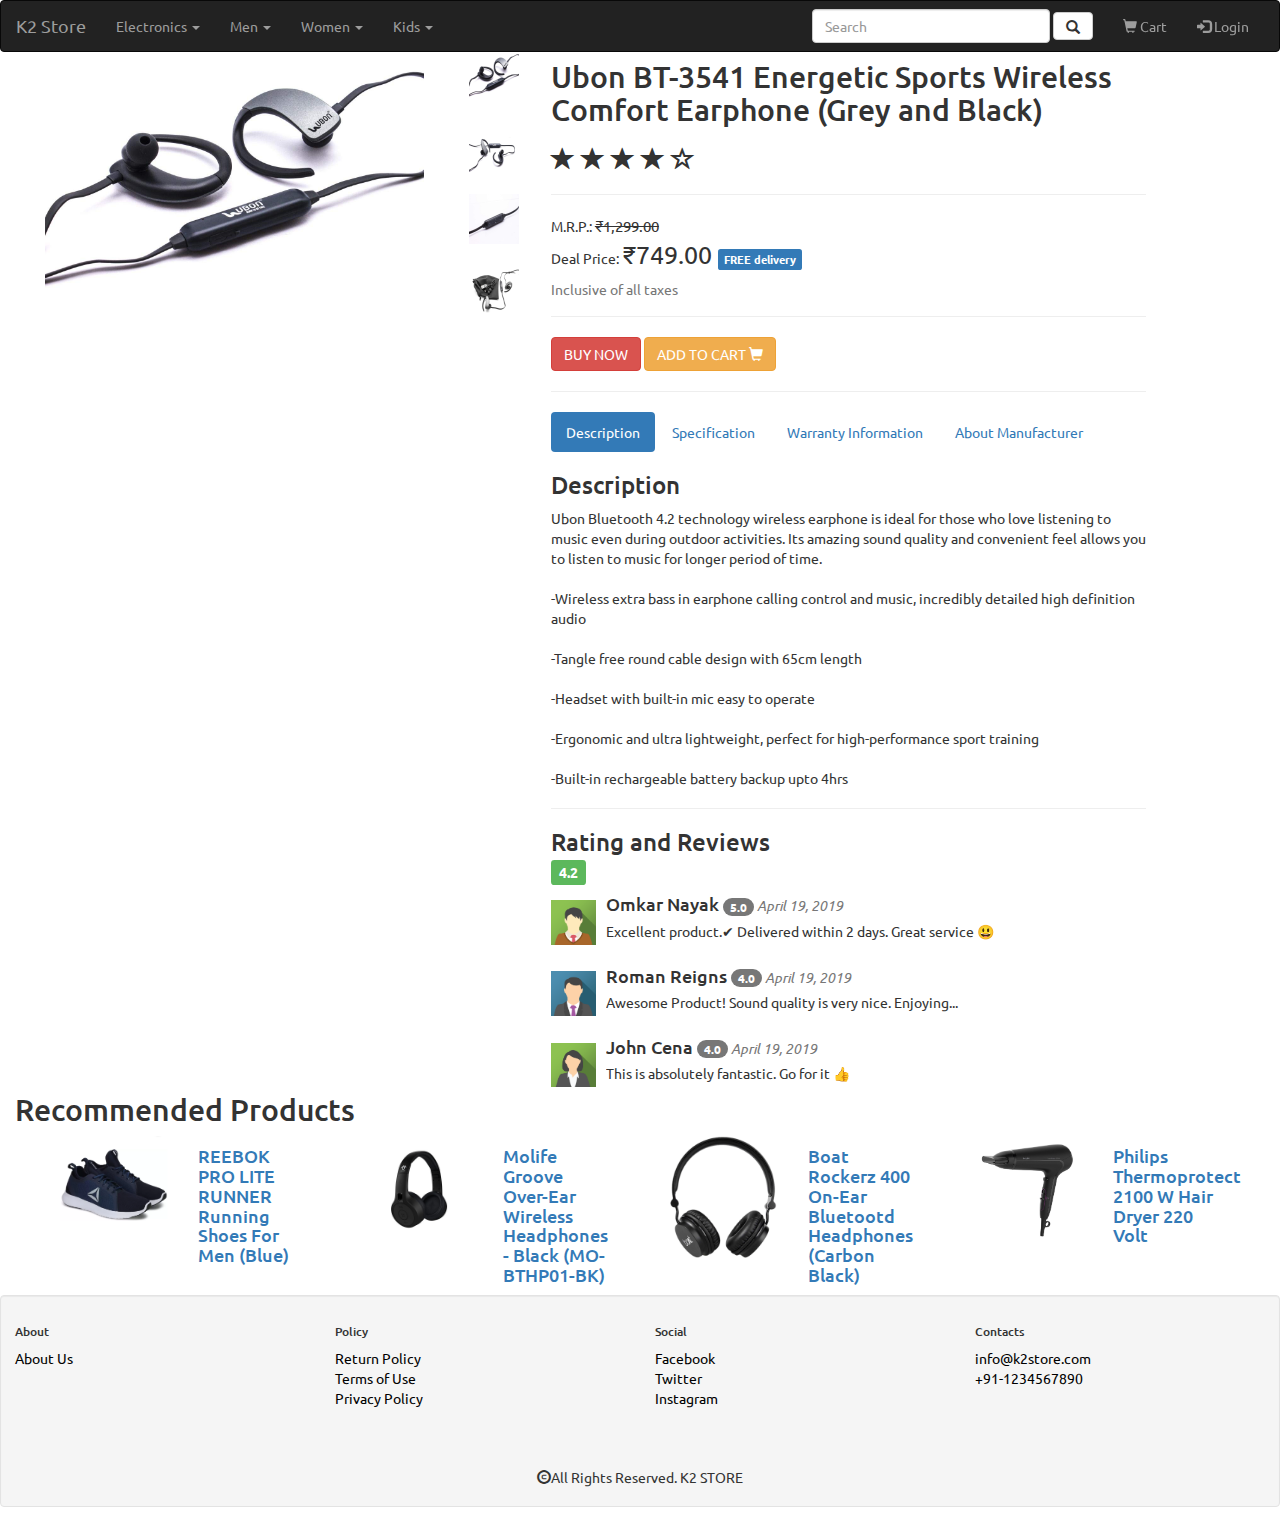
<file: K2-Store/ubon_earphone.html>
<html>

	<head>
	
		<title>Ubon BT-3541 Energetic Sports Wireless Comfort Earphone (Grey and Black)</title>
		
		<link rel="stylesheet" type="text/css" href="product.css">
		
		<link rel="shortcut icon" type="image/x-icon" href="images/title_icon.png" >
		
		<meta charset="utf-8">
		<meta name="viewport" content="widtd=device-widtd, initial-scale=1">
		
		<!-- Latest compiled and minified CSS -->
		<link rel="stylesheet" href="https://maxcdn.bootstrapcdn.com/bootstrap/3.4.0/css/bootstrap.min.css">

		<!-- jQuery library -->
		<script src="https://ajax.googleapis.com/ajax/libs/jquery/3.3.1/jquery.min.js"></script>

		<!-- Latest compiled JavaScript -->
		<script src="https://maxcdn.bootstrapcdn.com/bootstrap/3.4.0/js/bootstrap.min.js"></script>
		
		<!--Search filter-->
		<script src="search.js"></script>
	
	</head>
	
	<body style="margin:0;padding:0;padding-top:40px;">
	
		<!-- Navigation Bar -->
		<nav class="navbar navbar-inverse" data-spy="affix" style="margin:0px;">
		
			<div class="container-fluid">
			
				<div class="navbar-header">
					<button type="button" class="navbar-toggle" data-toggle="collapse" data-target="#mynavbar">
						<span class="icon-bar"></span>
						<span class="icon-bar"></span>
						<span class="icon-bar"></span>
					</button>
					<a href="Project.html" class="navbar-brand">K2 Store</a>
				</div>
				
				<div class="collapse navbar-collapse" id="mynavbar">
				
				<ul class="nav navbar-nav">
				
					<li class="dropdown">
						<a href="#" class="dropdown-toggle" data-toggle="dropdown">Electronics <span class="caret"></span></a>
						<ul class="dropdown-menu">
							<li><a href="#">Mobiles</a></li>
							<li><a href="#">Laptops & PCs</a></li>
							<li><a href="#">Cameras</a></li>
							<li class="divider"></li>
							<li><a href="#">TV</a></li>
							<li><a href="#">Washing Machine</a></li>
							<li><a href="#">Air Conditioners</a></li>
							<li><a href="#">Kitchen Appliances</a></li>
							<li class="divider"></li>
							<li><a href="#">Accessories</a></li>
						</ul>
					</li>
					<li class="dropdown">
						<a href="#" class="dropdown-toggle" data-toggle="dropdown">Men <span class="caret"></span></a>
						<ul class="dropdown-menu">
							<li><a href="#">Top Wear</a></li>
							<li><a href="#">Bottom Wear</a></li>
							<li><a href="#">Footwear</a></li>
							<li class="divider"></li>
							<li><a href="#">Men's Grooming</a></li>
							<li><a href="#">Sports & Fitness</a></li>
							<li class="divider"></li>
							<li><a href="#">Watches & Accessories</a></li>
						</ul>
					</li>
					<li class="dropdown">
						<a href="#" class="dropdown-toggle" data-toggle="dropdown">Women <span class="caret"></span></a>
						<ul class="dropdown-menu">
							<li><a href="#">Western Wear</a></li>
							<li><a href="#">Seasonal Wear</a></li>
							<li><a href="#">Etdnic Wear</a></li>
							<li class="divider"></li>
							<li><a href="#">Sandals</a></li>
							<li><a href="#">Shoes</a></li>
							<li class="divider"></li>
							<li><a href="#">Beauty & Grooming</a></li>
							<li><a href="#">Jewellery & Accessories</a></li>
						</ul>
					</li>
					<li class="dropdown">
						<a href="#" class="dropdown-toggle" data-toggle="dropdown">Kids <span class="caret"></span></a>
						<ul class="dropdown-menu">
							<li><a href="#">Boy's Clotding</a></li>
							<li><a href="#">Girl's Clotding</a></li>
							<li><a href="#">Kid's Clotding</a></li>
							<li class="divider"></li>
							<li><a href="#">Boy's Footwear</a></li>
							<li><a href="#">Girl's Footwear</a></li>
							<li  class="divider"></li>
							<li><a href="#">Toys</a></li>
							<li><a href="#">Baby Care</a></li>
						</ul>
					</li>
				
				</ul>
				
				<ul class="nav navbar-nav navbar-right">
				
					<li>
					
						<form class="navbar-form">
				
							<div class="form-group dropdown">
								<input type="search" placeholder="Search" class="form-control dropdown-toggle" data-toggle="dropdown" id="search">
								<ul class="dropdown-menu" style="display:none" id="search_list">
							<li><a href="#">Books</a></li>
							<li><a href="#">Stationary</a></li>
							<li><a href="#">Games</a></li>
							<li><a href="#">Music</a></li>
							<li><a href="#">Movies & TV Shows</a></li>
							<li><a href="#">Sports</a></li>
							<li><a href="#">Exercise & Fitness</a></li>
							<li><a href="#">Furniture</a></li>
							<li><a href="#">Furnishing</a></li>
							<li><a href="#">Kitchen & Dining</a></li>
							<li><a href="#">Home Decor</a></li>
							<li><a href="#">Lightning</a></li>
							<li><a href="#">Tools & Hardware</a></li>
							<li><a href="#">Pet Supplies</a></li>
							<li><a href="#">Boy's Clothing</a></li>
							<li><a href="#">Girl's Clothing</a></li>
							<li><a href="#">Kid's Clothing</a></li>
							<li><a href="#">Boy's Footwear</a></li>
							<li><a href="#">Girl's Footwear</a></li>
							<li><a href="#">Toys</a></li>
							<li><a href="#">Baby Care</a></li>
							<li><a href="#">Western Wear</a></li>
							<li><a href="#">Seasonal Wear</a></li>
							<li><a href="#">Ethnic Wear</a></li>
							<li><a href="#">Sandals</a></li>
							<li><a href="#">Shoes</a></li>
							<li><a href="#">Beauty & Grooming</a></li>
							<li><a href="#">Jewellery & Accessories</a></li>
							<li><a href="#">Top Wear</a></li>
							<li><a href="#">Bottom Wear</a></li>
							<li><a href="#">Footwear</a></li>
							<li><a href="#">Men's Grooming</a></li>
							<li><a href="#">Sports & Fitness</a></li>
							<li><a href="#">Watches & Accessories</a></li>
							<li><a href="mobiles.html">Mobiles</a></li>
							<li><a href="#">Laptops & PCs</a></li>
							<li><a href="#">Cameras</a></li>
							<li><a href="#">TV</a></li>
							<li><a href="#">Washing Machine</a></li>
							<li><a href="#">Air Conditioners</a></li>
							<li><a href="#">Kitchen Appliances</a></li>
							<li><a href="#">Accessories</a></li>
						</ul>
								<button type="submit" class="btn btn-default"><i class="glyphicon glyphicon-search"></i></button>	
							</div>
							
							
				
						</form>
					
					</li>
					<li><a href="#"><span class="glyphicon glyphicon-shopping-cart"></span> Cart</a></li>
					<li><a href="log_in.html"><span class="glyphicon glyphicon-log-in"></span> Login</a></li>
					
				</ul>
				
				</div>
			
			</div>
		
		</nav>
		<!-- /Navigation Bar -->
		
		
	    <!-- /Product images -->
		<div class="container-fluid">
		<div class="col-sm-5">
		<div class="col-xs-10 tab-content" style="padding-top:10px">
		<img src="images/ubon_earphone_1.jpg"  id="br1" class="tab-pane fade in active img img-responsive">
		<img src="images/ubon_earphone_2.jpg"  id="br2" class="tab-pane fade img img-responsive">
		<img src="images/ubon_earphone_3.jpg"  id="br3" class="tab-pane fade img img-responsive">
		<img src="images/ubon_earphone_4.jpg"  id="br4" class="tab-pane fade img img-responsive">
		</div>
		
		<div class="col-xs-2">
      <ul class="nav nav-pills nav-stacked">
        <li><a data-toggle="tab"  href="#br1"><img src="images/ubon_earphone_1.jpg" style="height:50px;width:50px;"></a></li>
        <li><a data-toggle="tab"  href="#br2"><img src="images/ubon_earphone_2.jpg" style="height:50px;width:50px;"></a></li>
        <li><a data-toggle="tab"  href="#br3"><img src="images/ubon_earphone_3.jpg" style="height:50px;width:50px;"></a></li>
        <li><a data-toggle="tab"  href="#br4"><img src="images/ubon_earphone_4.jpg" style="height:50px;width:50px;"></a></li>
      </ul>
		</div>
		</div>
		<!-- /Product images -->
		
		
		<!-- /Product details --> 
		
		<div class="col-sm-6">
		<h2>Ubon BT-3541 Energetic Sports Wireless Comfort Earphone (Grey and Black)</h2>
		<h3><span class="glyphicon glyphicon-star"></span>
		<span class="glyphicon glyphicon-star"></span>
		<span class="glyphicon glyphicon-star"></span>
		<span class="glyphicon glyphicon-star"></span>
		<span class="glyphicon glyphicon-star-empty"></span></h3>
		<hr>
		M.R.P.: <del style="font-size:15px;"> ₹1,299.00</del><br>
		Deal Price: <span style="font-size:25px;"> ₹749.00 </span><span class="label label-primary">FREE delivery</span><br>
		<h4><small> Inclusive of all taxes</small></h4>
		<hr>
		
		<a href="payment.html" class="btn btn-danger">BUY NOW</a>
		<a href="payment.html" class="btn btn-warning">ADD TO CART <span class="glyphicon glyphicon-shopping-cart"></span></a>
		
		<hr>
		
		<ul class="nav nav-pills">
    <li class="active"><a data-toggle="tab" href="#description">Description</a></li>
    <li><a data-toggle="tab" href="#specification">Specification</a></li>
    <li><a data-toggle="tab" href="#warranty">Warranty Information</a></li>
	    <li><a data-toggle="tab" href="#about">About Manufacturer</a></li>

  </ul>

  <div class="tab-content">
    <div id="description" class="tab-pane fade in active">
      <h3>Description</h3>
      <p>Ubon Bluetooth 4.2 technology wireless earphone is ideal for those who love listening to music even during outdoor activities. Its amazing sound quality and convenient feel allows you to listen to music for longer period of time.<br><br>
	  -Wireless extra bass in earphone calling control and music, incredibly detailed high definition audio<br><br>
      -Tangle free round cable design with 65cm length<br><br>
      -Headset with built-in mic easy to operate<br><br>
      -Ergonomic and ultra lightweight, perfect for high-performance sport training<br><br>
      -Built-in rechargeable battery backup upto 4hrs</p>
    </div>
	
	
    <div id="specification" class="tab-pane fade">
      <h3>Specification</h3>
      <p>
	  <table class="table" style="font-size:14px;">
	  <br>
	  <tr><td><h4>General</h4></td></tr>
	  <tr>
	  <th>Model Name</th>
	  <td>Ethnic Look BT-3541 Sport</td>
	  </tr>
	  <tr>
	  <th>Color</th>
	  <td>Black</td>
	  </tr>
	  <tr>
	  <th>Headphone Type</th>
	  <td>On the Ear</td>
	  </tr>
	  <tr>
	  <th>Inline Remote</th>
	  <td>No</td>
	  </tr>
	  <tr>
	  <th>Sales Package</th>
	  <td>Bluetooth headphone</td>
	  </tr>
	  <tr>
	  <th>Connectivity</th>
	  <td>Bluetooth</td>
	  </tr>
	  
	  <tr><td><h4>Sound features</h4></td></tr>
	  <tr>
	  <th>Sensitivity</th>
	  <td>110 dBmW</td>
	  </tr>
	  <tr>
	  <th>Impedance</th>
	  <td>30 ohm</td>
	  </tr>
	  <tr>
	  <th>Noise Reduction</th>
	  <td>40 dB</td>
	  </tr>
	  <tr>
	  <th>Other Sound Features</th>
	  <td>High definition sound, Enhancing your listening experience</td>
	  </tr>
	  
	  </table>

	  </p>
    </div>
	
	
    <div id="warranty" class="tab-pane fade">
      <h3>Warranty Information</h3>
      <p>
	  <table class="table table-striped" style="font-size:14px;">
	  <tr>
	  <td>Warranty Summary</td>
	  <td>10 day's replacement on manufacturing defects only</td>
	  </tr>
	  <tr>
	  <td>Warranty Summary</td>
	  <td>10 day's replacement</td>
	  </tr>
	  <tr>
	  <td>Warranty Service Type</td>
	  <td>On-site Service. Customer needs to call the nearby Authorized Service Center</td>
	  </tr>
	  <tr>
	  <td>Covered in Warranty</td>
	  <td>Warranty of the product is limited to manufacturing defects only</td>
	  </tr>
	  <tr>
	  <td>Not Covered in Warranty</td>
	  <td>Customer physical damage & missing parts</td>
	  </tr>
	  </table>
	  </p>
    </div>
	
	
	<div id="about" class="tab-pane fade">
      <h3>About Manufacturer</h3>
      <p>
	  UBON is India’s leading Gadget Accessory & Consumer Electronics brand that addresses the need of ‘Connected Consumers’ and ‘People on the Go’. UBON is a lifestyle brand that deals in fashionable consumer electronics like Bluetooth Speakers & Headphones, Chargers, Cables, Car Accessories, Care Products, Surge Protectors & other nifty gadget accessories. We pride ourselves to provide the most stylish & fashionable accessories equipped with latest technology. Our unlimited passion for technology, content and services, and relentless pursuit of innovation, drives us to deliver ground-breaking new excitement and entertainment in ways that only UBON can. At UBON, we lay out the compliments of your modern-day lifestyle with our innovative high-tech gadgets and see how they can enhance your lifestyle.<br><br>
	  <img src="images/ubon_earphone_5.jpg" class="img img-responsive"><br>
	  <img src="images/ubon_earphone_6.jpg" class="img img-responsive">
    </div>
  </div>
  
  <hr>
  <h3>Rating and Reviews</h3><h4><span class="label label-success">4.2</span></h4>
  
  <div class="media">
     <div class="media-left media-middle">
      <img src="images/img_avatar2.png" class="media-object" style="width:45px">
    </div>
    <div class="media-body">
      <h4 class="media-heading">Omkar Nayak <span class="badge">5.0</span><small><i> April 19, 2019</i></small></h4>
      <p>Excellent product.✔ Delivered within 2 days. Great service 😃</p>
      
      
      
    </div>
  </div>
  <div class="media">
            <div class="media-left media-middle">
              <img src="images/img_avatar3.png" class="media-object" style="width:45px">
            </div>
            <div class="media-body">
              <h4 class="media-heading">Roman Reigns <span class="badge">4.0</span><small><i> April 19, 2019</i></small></h4>
              <p>Awesome Product! Sound quality is very nice. Enjoying...</p>
            </div>
          </div>
		  
   <div class="media">
        <div class="media-left media-middle">
          <img src="images/img_avatar4.png" class="media-object" style="width:45px">
        </div>
        <div class="media-body">
          <h4 class="media-heading">John Cena <span class="badge">4.0</span><small><i>  April 19, 2019</i></small></h4>
          <p>This is absolutely fantastic. Go for it 👍</p>

          
          
        </div>
      </div>
		</div>
		<!-- /Product details --> 
		
		
		<!-- /Suggestions -->
		<h2>Recommended Products</h2>
		<div class="col-sm-12">
		
		<div class="col-sm-3">
		<a href="reebok_shoes.html">
		<div class="col-sm-6">
		<img src="images/reebok_shoes.jpg" class="img img-responsive">
		</div>
		<div class="col-sm-6">
		<h4>REEBOK PRO LITE RUNNER Running Shoes For Men (Blue)</h4>
		</div>
		</a><hr>
		</div>
		
		<div class="col-sm-3">
		<a href="molife_groove.html">
		<div class="col-sm-6">
		<img src="images/molife_groove_1.jpg" class="img img-responsive">
		</div>
		<div class="col-sm-6">
		<h4>Molife Groove Over-Ear Wireless Headphones - Black (MO-BTHP01-BK)</h4>
		</div>
		</a><hr>
		</div>
		
		<div class="col-sm-3">
		<a href="boat_rockerz_400.html">
		<div class="col-sm-6">
		<img src="images/boat_rockerz_400_1.jpg" class="img img-responsive">
		</div>
		<div class="col-sm-6">
		<h4>Boat Rockerz 400 On-Ear Bluetootd Headphones (Carbon Black)</h4>
		</div>
		</a><hr>
		</div>
		
		<div class="col-sm-3">
		<a href="philips_hairdryer.html">
		<div class="col-sm-6">
		<img src="images/philips_hairdryer.jpg" class="img img-responsive">
		</div>
		<div class="col-sm-6">
		<h4>Philips Thermoprotect 2100 W Hair Dryer 220 Volt</h4>
		</div>
		</a><hr>
		</div>
		
		</div>
		
		<!-- /Suggestions -->
		
		</div>
		
					<!--footer -->
			<div>				
						
							<div class="col-sm-3 footer_div">
						
								<h6>About</h6>
								<a href="#" style="color:black" data-toggle="modal" data-target="#aboutus">About Us</a><br>	
                                <div class="modal fade" id="aboutus" role="dialog">
                                <div class="modal-dialog">
                                      <div class="modal-content">
                                        <div class="modal-header">
                                          <button type="button" class="close" data-dismiss="modal">&times;</button>
                                          <h4 class="modal-title">About Us</h4>
                                        </div>
                                        <div class="modal-body">
                                          <h3>K2 Store</h3>
										  <p>Launched in May 2019, One of India's small and emerging e-commmerce marketplace with wide range of product categories.
										  K2 Store is a small initiative by two friends to empower small and medium-sized businesses to reach customers with a number of programmes that help boost their revenue, reach and productivity.<br>

										  </p>
                                        </div>
                                      </div>
      
                                    </div>
                                </div>								
						
							</div>
							
							<div class="col-sm-3 footer_div">
							
								<h6>Policy</h6>
								<a href="#" style="color:black" data-toggle="modal" data-target="#return">Return Policy</a><br>
								<a href="#" style="color:black" data-toggle="modal" data-target="#terms">Terms of Use</a><br>
								<a href="#" style="color:black" data-toggle="modal" data-target="#privacy">Privacy Policy</a><br>
								
								
								<div class="modal fade" id="return" role="dialog">
                                <div class="modal-dialog">
                                      <div class="modal-content">
                                        <div class="modal-header">
                                          <button type="button" class="close" data-dismiss="modal">&times;</button>
                                          <h4 class="modal-title">Return Policy</h4>
                                        </div>
                                        <div class="modal-body">
                                          <p>Returns is a scheme provided by respective sellers directly under this policy in terms of which the option of exchange, replacement and/ or refund is offered by the respective sellers to you. All products listed under a particular category may not have the same returns policy. For all products, the policy on the product page shall prevail over the general returns policy. <br>
										   General Rules for a successful Return<br>
                                          <ul>
                                          <li>In certain cases where the seller is unable to process a replacement for any reason whatsoever, a refund will be given.</li>
                                          <li>During open box deliveries, while accepting your order, if you received a different or a damaged product, you will be given a refund (on the spot refunds for cash-on-delivery orders). Once you have accepted an open box delivery, no return request will be processed, except for manufacturing defects. In such cases, this category-specific replacement/return general conditions will be applicable. Click here to know more about Open Box Delivery</li>
                                          <li>For products where installation is provided by K2 Store's service partners, do not open the product packaging by yourself. K2 Store authorised personnel shall help in unboxing and installation of the product.</li>
                                          <li>For Furniture, any product related issues will be checked by an authorised service personnel (free of cost) and attempted to be resolved by replacing the faulty/ defective part of the product. Full replacement will be provided only in cases where the service personnel opines that replacing the faulty/defective part will not resolve the issue.</li>
                                          </ul>
                                          In case of returns where you would like item(s) to be picked up from a different address, the address can only be changed if pick-up service is available at the new address<br><br>
                                          The field executive will refuse to accept the return if any of the above conditions are not met.
                                          For any products for which a refund is to be given, the refund will be processed once the returned product has been received by the seller.
										  </p>
                                        </div>
                                      </div>
      
                                    </div>
                                </div>
								
								<div class="modal fade" id="terms" role="dialog">
                                <div class="modal-dialog">
                                      <div class="modal-content">
                                        <div class="modal-header">
                                          <button type="button" class="close" data-dismiss="modal">&times;</button>
                                          <h4 class="modal-title">Terms of Use</h4>
                                        </div>
                                        <div class="modal-body">
                                          <p>This document is published in accordance with the provisions of Rule 3 (1) of the Information Technology (Intermediaries guidelines) Rules, 2011 that require publishing the rules and regulations, privacy policy and Terms of Use for access or usage of website.<br>

										  The domain name is owned by K2 Store Internet Private Limited<br>
										  
                                          Your use of the Website and services and tools are governed by the following terms and conditions ( "Terms of Use" ) as applicable to the Website including the applicable policies which are incorporated herein by way of reference. If You transact on the Website, You shall be subject to the policies that are applicable to the Website for such transaction. By mere use of the Website, You shall be contracting with K2 Store Internet Private Limited and these terms and conditions including the policies constitute Your binding obligations, with K2 Store.<br>

                                          For the purpose of these Terms of Use, wherever the context so requires "You" or "User" shall mean any natural or legal person who has agreed to become a buyer on the Website by providing Registration Data while registering on the Website as Registered User using the computer systems. K2 Store allows the User to surf the Website or making purchases without registering on the Website. The term "We" , "Us" , "Our" shall mean K2 Store Internet Private Limited.<br>

                                          When You use any of the services provided by Us through the Website, including but not limited to, (e.g. Product Reviews, Seller Reviews), You will be subject to the rules, guidelines, policies, terms, and conditions applicable to such service, and they shall be deemed to be incorporated into this Terms of Use and shall be considered as part and parcel of this Terms of Use. We reserve the right, at Our sole discretion, to change, modify, add or remove portions of these Terms of Use, at any time without any prior written notice to You. It is Your responsibility to review these Terms of Use periodically for updates / changes. Your continued use of the Website following the posting of changes will mean that You accept and agree to the revisions. As long as You comply with these Terms of Use, We grant You a personal, non-exclusive, non-transferable, limited privilege to enter and use the Website.<br>

                                          ACCESSING, BROWSING OR OTHERWISE USING THE SITE INDICATES YOUR AGREEMENT TO ALL THE TERMS AND CONDITIONS UNDER THESE TERMS OF USE, SO PLEASE READ THE TERMS OF USE CAREFULLY BEFORE PROCEEDING. By impliedly or expressly accepting these Terms of Use, You also accept and agree to be bound by K2 Store Policies ((including but not limited to Privacy Policy available at Privacy) as amended from time to time.<br>
										  </p>
                                        </div>
                                      </div>
      
                                    </div>
                                </div>
								
								<div class="modal fade" id="privacy" role="dialog">
                                <div class="modal-dialog">
                                      <div class="modal-content">
                                        <div class="modal-header">
                                          <button type="button" class="close" data-dismiss="modal">&times;</button>
                                          <h4 class="modal-title">Privacy Policy</h4>
                                        </div>
                                        <div class="modal-body">
                                          <p>We value the trust you place in us. That's why we insist upon the highest standards for secure transactions and customer information privacy. Please read the following statement to learn about our information gathering and dissemination practices.<br>

                                          Note:<br>

                                          Our privacy policy is subject to change at any time without notice. To make sure you are aware of any changes, please review this policy periodically.<br>

                                          By visiting this Website you agree to be bound by the terms and conditions of this Privacy Policy. If you do not agree please do not use or access our Website.<br>

                                          By mere use of the Website, you expressly consent to our use and disclosure of your personal information in accordance with this Privacy Policy. This Privacy Policy is incorporated into and subject to the Terms of Use.<br><br>

                                          1. Collection of Personally Identifiable Information and other Information<br>

                                          When you use our Website, we collect and store your personal information which is provided by you from time to time. Our primary goal in doing so is to provide you a safe, efficient, smooth and customized experience. This allows us to provide services and features that most likely meet your needs, and to customize our Website to make your experience safer and easier. More importantly, while doing so we collect personal information from you that we consider necessary for achieving this purpose.<br>

                                          In general, you can browse the Website without telling us who you are or revealing any personal information about yourself. Once you give us your personal information, you are not anonymous to us. Where possible, we indicate which fields are required and which fields are optional. You always have the option to not provide information by choosing not to use a particular service or feature on the Website. We may automatically track certain information about you based upon your behaviour on our Website. We use this information to do internal research on our users' demographics, interests, and behaviour to better understand, protect and serve our users. This information is compiled and analysed on an aggregated basis. This information may include the URL that you just came from (whether this URL is on our Website or not), which URL you next go to (whether this URL is on our Website or not), your computer browser information, and your IP address.<br>

                                          We use data collection devices such as "cookies" on certain pages of the Website to help analyse our web page flow, measure promotional effectiveness, and promote trust and safety. "Cookies" are small files placed on your hard drive that assist us in providing our services. We offer certain features that are only available through the use of a "cookie". We also use cookies to allow you to enter your password less frequently during a session. Cookies can also help us provide information that is targeted to your interests. Most cookies are "session cookies," meaning that they are automatically deleted from your hard drive at the end of a session. You are always free to decline our cookies if your browser permits, although in that case you may not be able to use certain features on the Website and you may be required to re-enter your password more frequently during a session.<br>

                                          Additionally, you may encounter "cookies" or other similar devices on certain pages of the Website that are placed by third parties. We do not control the use of cookies by third parties.<br>

                                          If you choose to buy on the Website, we collect information about your buying behaviour.<br>

                                          If you transact with us, we collect some additional information, such as a billing address, a credit / debit card number and a credit / debit card expiration date and/ or other payment instrument details and tracking information from cheques or money orders.<br>

                                          If you choose to post messages on our message boards, chat rooms or other message areas or leave feedback, we will collect that information you provide to us. We retain this information as necessary to resolve disputes, provide customer support and troubleshoot problems as permitted by law.<br>

                                          If you send us personal correspondence, such as emails or letters, or if other users or third parties send us correspondence about your activities or postings on the Website, we may collect such information into a file specific to you.<br>

                                          We collect personally identifiable information (email address, name, phone number, credit card / debit card / other payment instrument details, etc.) from you when you set up a free account with us. While you can browse some sections of our Website without being a registered member, certain activities (such as placing an order) do require registration. We do use your contact information to send you offers based on your previous orders and your interests.<br><br>

                                          2. Use of Demographic / Profile Data / Your Information<br>

                                          We use personal information to provide the services you request. To the extent we use your personal information to market to you, we will provide you the ability to opt-out of such uses. We use your personal information to resolve disputes; troubleshoot problems; help promote a safe service; collect money; measure consumer interest in our products and services, inform you about online and offline offers, products, services, and updates; customize your experience; detect and protect us against error, fraud and other criminal activity; enforce our terms and conditions; and as otherwise described to you at the time of collection.<br>

                                          With your consent, we will have access to your SMS, contacts in your directory, location and device information and we may request you to provide your PAN and Aadhaar details to check your eligibility for certain products/services including but not limited to providing credit) being offered by us, our affiliates or our lending partners. We may share this data with our affiliates or our lending partners for the same purposes as mentioned above, however, we will not store any Aadhaar data ourselves. In the event that consent to this such use of data is withdrawn in the future, we will stop collection of such data but continue to store the data (save for Aadhaar data) and use it for internal purposes to further improve our services.<br>

                                          In our efforts to continually improve our product and service offerings, we collect and analyse demographic and profile data about our users' activity on our Website.<br>

                                          We identify and use your IP address to help diagnose problems with our server, and to administer our Website. Your IP address is also used to help identify you and to gather broad demographic information.<br>

                                          We will occasionally ask you to complete optional online surveys. These surveys may ask you for contact information and demographic information (like zip code, age, or income level). We use this data to tailor your experience at our Website, providing you with content that we think you might be interested in and to display content according to your preferences.<br>

                                          Cookies<br>
                                          A "cookie" is a small piece of information stored by a web server on a web browser so it can be later read back from that browser. Cookies are useful for enabling the browser to remember information specific to a given user. We place both permanent and temporary cookies in your computer's hard drive. The cookies do not contain any of your personally identifiable information.<br><br>

                                          3. Sharing of personal information<br>

                                          We may share personal information with our other corporate entities and affiliates. These entities and affiliates may market to you as a result of such sharing unless you explicitly opt-out.<br>

                                          We may disclose personal information to third parties. This disclosure may be required for us to provide you access to our Services, to comply with our legal obligations, to enforce our User Agreement, to facilitate our marketing and advertising activities, or to prevent, detect, mitigate, and investigate fraudulent or illegal activities related to our Services. We do not disclose your personal information to third parties for their marketing and advertising purposes without your explicit consent.<br>

                                          We may disclose personal information if required to do so by law or in the good faith belief that such disclosure is reasonably necessary to respond to subpoenas, court orders, or other legal process. We may disclose personal information to law enforcement offices, third party rights owners, or others in the good faith belief that such disclosure is reasonably necessary to: enforce our Terms or Privacy Policy; respond to claims that an advertisement, posting or other content violates the rights of a third party; or protect the rights, property or personal safety of our users or the general public.<br>

                                          We and our affiliates will share / sell some or all of your personal information with another business entity should we (or our assets) plan to merge with, or be acquired by that business entity, or re-organization, amalgamation, restructuring of business. Should such a transaction occur that other business entity (or the new combined entity) will be required to follow this privacy policy with respect to your personal information.<br></p>
                                        </div>
                                      </div>
      
                                    </div>
                                </div>
								
							
							</div>
							
							<div>
						
							<div class="col-sm-3 footer_div">
						
								<h6>Social</h6>
								<a href="https://www.facebook.com/" style="color:black">Facebook</a><br>
								<a href="https://twitter.com/login?lang=en" style="color:black">Twitter</a><br>
								<a href="https://www.instagram.com/" style="color:black">Instagram</a><br>
						
							</div>
							
							<div class="col-sm-3 footer_div">
							
								<h6>Contacts</h6>
								<a href="https://www.google.com/intl/en-GB/gmail/about/#" style="color:black">info@k2store.com</a><br>
								<span style="color:black">+91-1234567890</span><br>
							
							</div>
						
						</div>
						<center class="well"><i class="glyphicon glyphicon-copyright-mark"></i>All Rights Reserved. K2 STORE</center>	
				</div>
											

			
			<!--/footer-->
	
	</body>

</html>
</file>
<file: K2-Store/product.css>
@import url('https://fonts.googleapis.com/css?family=Ubuntu');

*
{
	font-family: 'Ubuntu', sans-serif;
}

.affix
{
	z-index:100;
	top:0;
	width:100%;
}

#filter
{
	background-size:cover;
	background-color:gray;
	margin:0;
	padding:15px;
}

#ratingFilter
{
	font-size:20px;
}

#brandFilter
{
	font-size:20px;
}

img
{
}

.row1
{
	margin-bottom:12px;
}

.row2
{
	border-radius:1px;
	margin-bottom:12px;
}
.footer_div{
	width:100%;
	height: 20%;
	margin: 0;
	padding: 20px;
}
</file>
<file: K2-Store/log_in.css>
@import url('https://fonts.googleapis.com/css?family=Ubuntu');

body
{
	font-family: 'Ubuntu', sans-serif;
	color: white;
}
label
{
	color:white;
}

.container-fluid
{
	background-image:url('images/login.jpg');
	background-size:cover;
	background-repeat:no-repeat;
}

.box
{
	box-shadow: 1px 2px 122px 34px rgba(0,0,0,1);
}
.footer_div{
	width:100%;
	height: 200px;
	margin: 0px;
	padding: 20px;
}
h6
{
color:black;
}
</file>
<file: K2-Store/Project.css>
@import url('https://fonts.googleapis.com/css?family=Ubuntu');

*
{
	font-family: 'Ubuntu', sans-serif;
}

.affix
{
	z-index:100;
	top:0;
	width:100%;
}

img
{
	box-shadow: 0px 0px 5px 0px rgba(0,0,0,0.75);
}

.slidesImg
{
	height:280px;
	width:100%;
}

.row1
{
	border-radius:1px;
	margin-bottom:12px;
}

.row2
{
	margin-bottom:12px;
}
.row5{
	background-image: url('images/parallax1.jpg');
	height: 650px;
	background-attachment: fixed;
    background-position: center;
	background-repeat: no-repeat;
	background-size: cover;
	margin-bottom: 20px;	
}
.footer_div{
	width:100%;
	height: 200px;
	margin: 0;
	padding: 20px;
}
</file>
